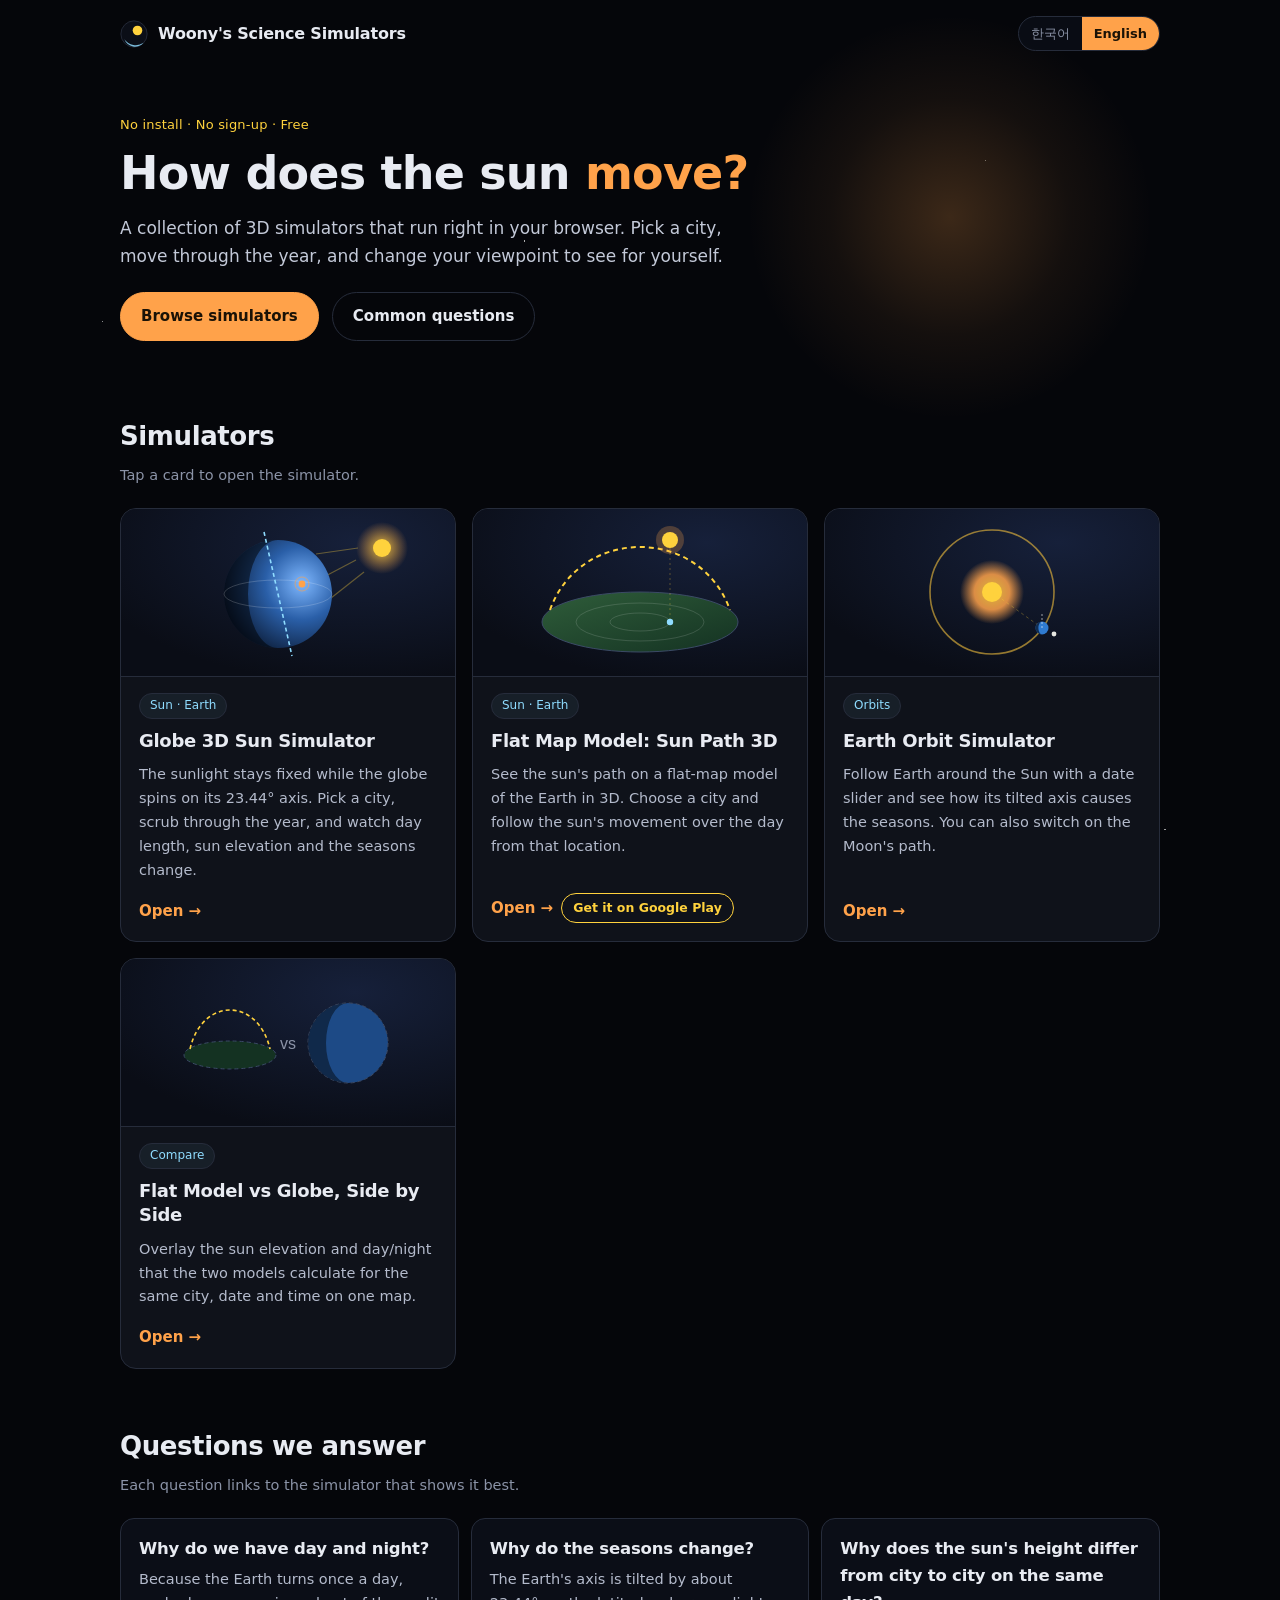
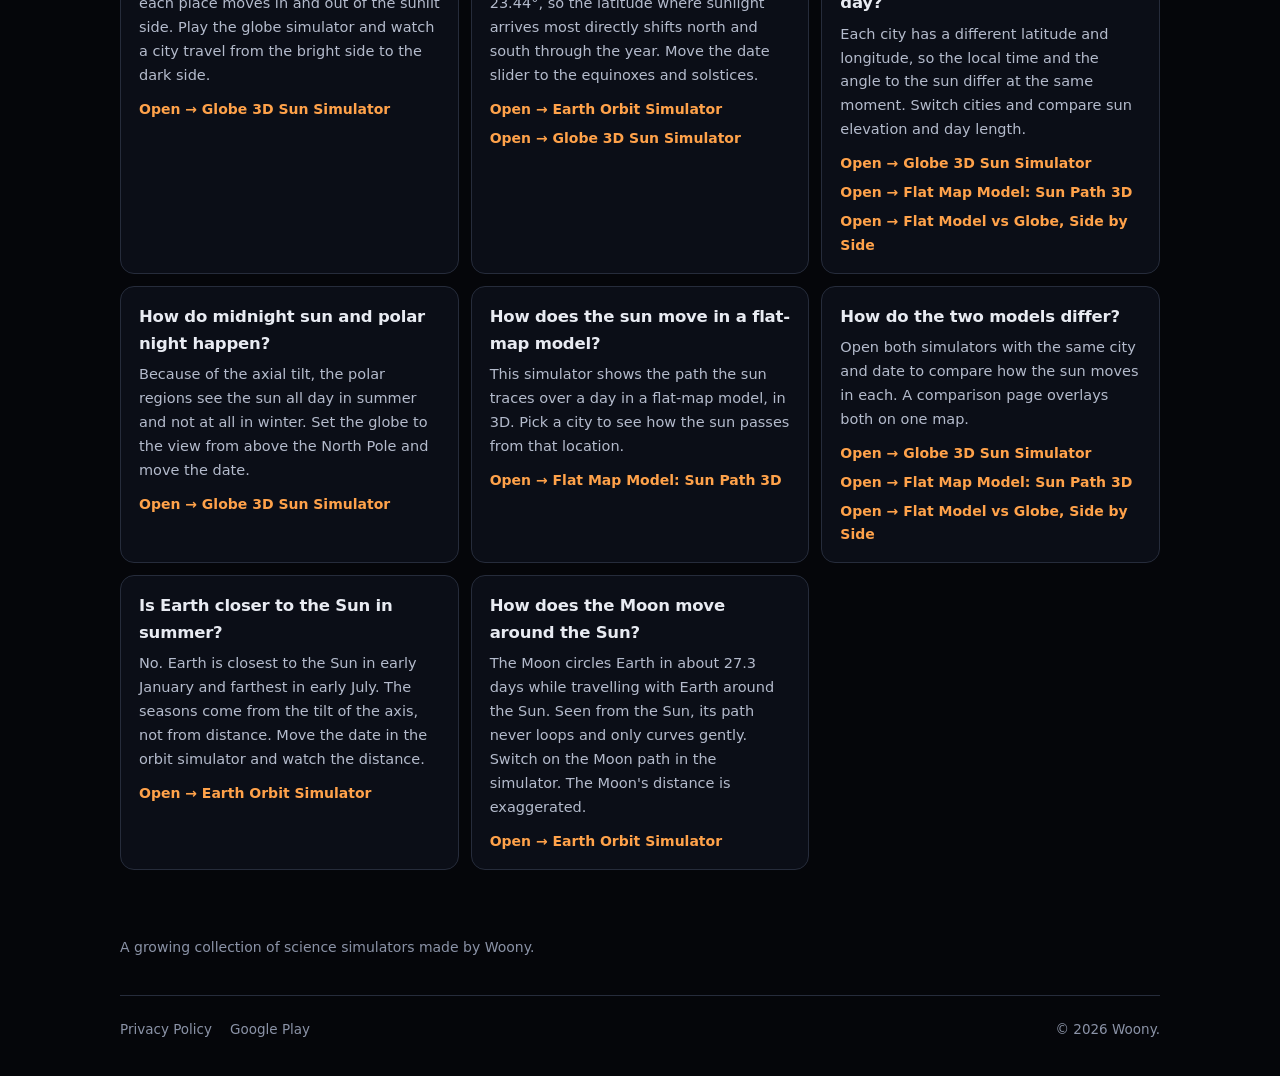
<file: index.html>
<!DOCTYPE html>
<html lang="ko">
<head>
<meta charset="utf-8">
<meta name="viewport" content="width=device-width, initial-scale=1">
<title>우니의 과학 시뮬레이터 — 3D 태양·지구 시뮬레이션 모음</title>
<meta name="description" content="지구본 3D 태양 시뮬레이터와 평면 모델 태양 경로 시뮬레이터를 브라우저에서 바로 실행하세요. 낮과 밤, 계절, 도시별 태양 고도를 직접 확인할 수 있습니다.">
<link rel="canonical" href="https://woonykorea-ctrl.github.io/woony-s-world/">
<link rel="alternate" hreflang="ko" href="https://woonykorea-ctrl.github.io/woony-s-world/">
<link rel="alternate" hreflang="en" href="https://woonykorea-ctrl.github.io/woony-s-world/en/">
<link rel="alternate" hreflang="x-default" href="https://woonykorea-ctrl.github.io/woony-s-world/">
<meta name="theme-color" content="#05060a">
<meta property="og:type" content="website">
<meta property="og:site_name" content="우니의 과학 시뮬레이터">
<meta property="og:title" content="우니의 과학 시뮬레이터 — 3D 태양·지구 시뮬레이션 모음">
<meta property="og:description" content="지구본 3D 태양 시뮬레이터와 평면 모델 태양 경로 시뮬레이터를 브라우저에서 바로 실행하세요. 낮과 밤, 계절, 도시별 태양 고도를 직접 확인할 수 있습니다.">
<meta property="og:url" content="https://woonykorea-ctrl.github.io/woony-s-world/">
<meta property="og:image" content="https://woonykorea-ctrl.github.io/woony-s-world/assets/og-card.png">
<meta property="og:locale" content="ko_KR">
<meta name="twitter:card" content="summary_large_image">
<link rel="icon" href="assets/favicon.svg" type="image/svg+xml">
<link rel="stylesheet" href="assets/site.css">
<script src="assets/site.js"></script>
<script type="application/ld+json">{"@context":"https://schema.org","@type":"WebSite","name":"우니의 과학 시뮬레이터","url":"https://woonykorea-ctrl.github.io/woony-s-world/","inLanguage":"ko"}</script>
<!-- [애드센스 자리 1/2] 승인 후 여기에 애드센스 <script async ...> 한 줄을 넣는다. 지금은 비워 둔다. -->
</head>
<body>
<div class="wrap">
  <header class="top">
    <a class="brand" href="./" aria-label="우니의 과학 시뮬레이터 홈"><svg width="28" height="28" viewBox="0 0 32 32" aria-hidden="true"><circle cx="16" cy="16" r="15" fill="#0b0e17" stroke="#262c3b"/><circle cx="20" cy="12" r="5.5" fill="#ffd23d"/><path d="M5 22 a13 13 0 0 0 22 4 a16 16 0 0 1 -22 -4z" fill="#8fdcff" opacity=".85"/></svg><span>우니의 과학 시뮬레이터</span></a>
    <nav class="lang" aria-label="언어 선택"><a href="./" lang="ko" hreflang="ko" data-set-lang="ko" aria-current="true">한국어</a><a href="en/" lang="en" hreflang="en" data-set-lang="en">English</a></nav>
  </header>

  <main>
    <section class="hero">
      <p class="eyebrow">설치 없이 · 가입 없이 · 무료</p>
      <h1>해는 어떻게 <em>움직일까?</em></h1>
      <p class="lead">브라우저에서 바로 돌려 보는 3D 시뮬레이터 모음입니다. 도시를 고르고, 날짜를 움직이고, 시점을 바꿔 가며 직접 확인해 보세요.</p>
      <a class="btn" href="#sims">시뮬레이터 보기</a>
      <a class="btn ghost" href="#qa">자주 묻는 질문</a>
    </section>

    <!-- [애드센스 자리 2/2] 승인 후 광고 코드를 넣고 class="on" 을 붙이면 나타난다. 지금은 화면에 나오지 않는다. -->
    <div data-ad-slot="home-top" aria-hidden="true"></div>

    <section class="block" id="sims">
      <h2>시뮬레이터</h2>
      <p class="sub">카드를 누르면 각 시뮬레이터가 열립니다.</p>
      <div class="grid">
        <article class="card"><div class="thumb"><svg viewBox="0 0 240 148" role="img" aria-hidden="true"><defs>
<radialGradient id="gl" cx="72%" cy="40%" r="75%"><stop offset="0" stop-color="#7fb8ff"/><stop offset=".45" stop-color="#2a5fa8"/><stop offset="1" stop-color="#0a1830"/></radialGradient>
<radialGradient id="gs" cx="50%" cy="50%" r="50%"><stop offset="0" stop-color="#ffd23d"/><stop offset="1" stop-color="#ffa24a" stop-opacity="0"/></radialGradient></defs>
<circle cx="214" cy="30" r="26" fill="url(#gs)" opacity=".9"/><circle cx="214" cy="30" r="9" fill="#ffd23d"/>
<g stroke="#ffd23d" stroke-opacity=".35" stroke-width="1.2"><path d="M188 42 L150 62"/><path d="M190 30 L148 36"/><path d="M196 54 L158 84"/></g>
<circle cx="110" cy="76" r="54" fill="url(#gl)"/>
<path d="M110 76 m0 -54 a54 54 0 0 0 0 108 a30 54 0 0 1 0 -108z" fill="#000" opacity=".5"/>
<ellipse cx="110" cy="76" rx="54" ry="14" fill="none" stroke="#fff" stroke-opacity=".18"/>
<line x1="96" y1="14" x2="124" y2="138" stroke="#8fdcff" stroke-width="1.6" stroke-dasharray="4 3"/>
<circle cx="134" cy="66" r="3.4" fill="#ffa24a"/><circle cx="134" cy="66" r="7" fill="none" stroke="#ffa24a" stroke-opacity=".6"/></svg></div><div class="body"><span class="tag">태양·지구</span><h3>지구본 3D 태양 시뮬레이터</h3><p>태양빛은 고정, 지구본은 지축 23.44°로 자전합니다. 도시를 고르고 날짜를 움직이며 낮의 길이와 태양 고도, 계절 변화를 확인하세요.</p><div class="actions"><a class="open" href="globe-sun-path.html">열기 →</a></div></div></article><article class="card"><div class="thumb"><svg viewBox="0 0 240 148" role="img" aria-hidden="true"><defs>
<linearGradient id="fd" x1="0" y1="0" x2="1" y2="1"><stop offset="0" stop-color="#2f5d3a"/><stop offset="1" stop-color="#143222"/></linearGradient></defs>
<ellipse cx="120" cy="104" rx="98" ry="30" fill="url(#fd)" stroke="#3b4a66"/>
<ellipse cx="120" cy="104" rx="64" ry="19" fill="none" stroke="#fff" stroke-opacity=".14"/>
<ellipse cx="120" cy="104" rx="30" ry="9" fill="none" stroke="#fff" stroke-opacity=".14"/>
<path d="M30 92 C 60 8, 180 8, 210 92" fill="none" stroke="#ffd23d" stroke-width="2" stroke-dasharray="5 4"/>
<circle cx="150" cy="22" r="14" fill="#ffa24a" opacity=".25"/><circle cx="150" cy="22" r="8" fill="#ffd23d"/>
<circle cx="150" cy="104" r="3.2" fill="#8fdcff"/><line x1="150" y1="30" x2="150" y2="101" stroke="#ffd23d" stroke-opacity=".3" stroke-dasharray="2 3"/></svg></div><div class="body"><span class="tag">태양·지구</span><h3>평면 모델 태양 경로 3D 시뮬레이터</h3><p>평면 지구 지도 모델에서 태양이 그리는 경로를 3D로 봅니다. 도시를 고르면 그 위치를 기준으로 하루의 태양 움직임이 나타납니다.</p><div class="actions"><a class="open" href="flat-sun-path.html">열기 →</a><a class="chip play" href="https://play.google.com/store/apps/details?id=com.woonykorea.flatsunpath" target="_blank" rel="noopener">Google Play에서 받기</a></div></div></article><article class="card"><div class="thumb"><svg viewBox="0 0 240 148" role="img" aria-hidden="true"><defs>
<radialGradient id="os" cx="50%" cy="50%" r="50%"><stop offset="0" stop-color="#ffd23d"/><stop offset=".55" stop-color="#ffa24a"/><stop offset="1" stop-color="#ffa24a" stop-opacity="0"/></radialGradient></defs>
<circle cx="120" cy="74" r="32" fill="url(#os)" opacity=".85"/><circle cx="120" cy="74" r="10" fill="#ffd23d"/>
<circle cx="120" cy="74" r="62" fill="none" stroke="#f0be3c" stroke-opacity=".6" stroke-width="1.6"/>
<line x1="120" y1="74" x2="170" y2="110" stroke="#ffd23d" stroke-opacity=".3" stroke-dasharray="3 3"/>
<circle cx="170" cy="110" r="6.5" fill="#2f7bd0"/><path d="M170 103.5 a6.5 6.5 0 0 0 0 13 a3.6 6.5 0 0 1 0 -13z" fill="#0a1a33" opacity=".8"/>
<line x1="170" y1="110" x2="170" y2="94" stroke="#fff" stroke-opacity=".6" stroke-dasharray="2 2"/>
<circle cx="182" cy="116" r="2.4" fill="#e6e6e0"/></svg></div><div class="body"><span class="tag">궤도</span><h3>지구 공전 궤도 시뮬레이터</h3><p>날짜 슬라이더로 태양 둘레를 도는 지구와 기울어진 지축을 따라가며 계절이 생기는 이유를 확인합니다. 달의 궤적도 켜 볼 수 있습니다.</p><div class="actions"><a class="open" href="orbit-sun-earth.html">열기 →</a></div></div></article><article class="card"><div class="thumb"><svg viewBox="0 0 240 148" role="img" aria-hidden="true">
<ellipse cx="62" cy="86" rx="46" ry="14" fill="#143222" stroke="#3b4a66" stroke-dasharray="4 3"/>
<path d="M22 80 C 34 28, 90 28, 102 80" fill="none" stroke="#ffd23d" stroke-width="1.6" stroke-dasharray="4 3"/>
<circle cx="180" cy="74" r="40" fill="#1d4a86" stroke="#3b4a66" stroke-dasharray="4 3"/>
<path d="M180 34 a40 40 0 0 0 0 80 a22 40 0 0 1 0 -80z" fill="#000" opacity=".45"/>
<text x="120" y="80" fill="#8b93a7" font-size="16" text-anchor="middle" font-family="sans-serif">vs</text></svg></div><div class="body"><span class="tag">비교</span><h3>평면 모델 vs 지구본 나란히 비교</h3><p>같은 도시, 같은 날짜, 같은 시각에서 두 모델이 계산한 태양 고도와 낮·밤을 한 지도 위에 겹쳐 비교합니다.</p><div class="actions"><a class="open" href="compare-flat-vs-globe.html">열기 →</a></div></div></article>
      </div>
    </section>

    <section class="block" id="qa">
      <h2>이런 질문에 답해요</h2>
      <p class="sub">질문마다 알맞은 시뮬레이터로 바로 이동할 수 있습니다.</p>
      <div class="qa">
        <article><h3>왜 낮과 밤이 생길까요?</h3><p>지구가 하루에 한 바퀴 자전하면서, 태양빛을 받는 쪽과 받지 못하는 쪽이 번갈아 바뀌기 때문입니다. 지구본 시뮬레이터를 재생하면 도시가 밝은 면과 어두운 면을 오가는 모습을 볼 수 있습니다.</p><div class="go"><a href="globe-sun-path.html">열기 → 지구본 3D 태양 시뮬레이터</a></div></article><article><h3>계절은 왜 바뀔까요?</h3><p>지축이 약 23.44° 기울어 있어서, 일 년 동안 태양빛이 가장 직접 닿는 위도가 남북으로 오갑니다. 날짜 슬라이더를 춘분·하지·추분·동지로 옮겨 보세요.</p><div class="go"><a href="orbit-sun-earth.html">열기 → 지구 공전 궤도 시뮬레이터</a><a href="globe-sun-path.html">열기 → 지구본 3D 태양 시뮬레이터</a></div></article><article><h3>같은 날인데 도시마다 해의 높이가 다른 이유는?</h3><p>도시마다 위도와 경도가 달라서 같은 순간에도 현지 시각과 태양을 보는 각도가 다릅니다. 도시를 바꿔 가며 태양 고도와 낮의 길이를 비교해 보세요.</p><div class="go"><a href="globe-sun-path.html">열기 → 지구본 3D 태양 시뮬레이터</a><a href="flat-sun-path.html">열기 → 평면 모델 태양 경로 3D 시뮬레이터</a><a href="compare-flat-vs-globe.html">열기 → 평면 모델 vs 지구본 나란히 비교</a></div></article><article><h3>백야와 극야는 어떻게 생길까요?</h3><p>지축이 기울어 있어서 여름의 극지방은 하루 종일 해가 떠 있고, 겨울에는 해가 뜨지 않습니다. 지구본을 ‘북극 위에서’ 시점으로 놓고 날짜를 움직여 보세요.</p><div class="go"><a href="globe-sun-path.html">열기 → 지구본 3D 태양 시뮬레이터</a></div></article><article><h3>평면 모델에서 태양은 어떻게 움직이나요?</h3><p>평면 지구 지도 모델에서 태양이 하루 동안 그리는 경로를 3D로 보여 줍니다. 도시를 골라 그 위치에서 해가 어떻게 지나가는지 확인할 수 있습니다.</p><div class="go"><a href="flat-sun-path.html">열기 → 평면 모델 태양 경로 3D 시뮬레이터</a></div></article><article><h3>두 모델은 무엇이 다르게 보일까요?</h3><p>같은 도시와 날짜를 두고 두 시뮬레이터를 번갈아 열어 보면 태양의 움직임이 어떻게 다른지 직접 비교할 수 있습니다. 한 지도 위에 겹쳐 보는 비교 페이지도 있습니다.</p><div class="go"><a href="globe-sun-path.html">열기 → 지구본 3D 태양 시뮬레이터</a><a href="flat-sun-path.html">열기 → 평면 모델 태양 경로 3D 시뮬레이터</a><a href="compare-flat-vs-globe.html">열기 → 평면 모델 vs 지구본 나란히 비교</a></div></article><article><h3>여름에는 지구가 태양에 더 가까울까요?</h3><p>아닙니다. 지구는 1월 초에 태양과 가장 가깝고 7월 초에 가장 멉니다. 계절은 거리가 아니라 지축의 기울기 때문에 생깁니다. 공전 시뮬레이터에서 날짜를 움직이며 태양까지 거리를 확인해 보세요.</p><div class="go"><a href="orbit-sun-earth.html">열기 → 지구 공전 궤도 시뮬레이터</a></div></article><article><h3>달은 태양 둘레를 어떻게 움직일까요?</h3><p>달은 지구 둘레를 약 27.3일에 한 바퀴 돌면서 지구와 함께 태양 둘레를 돕니다. 태양 쪽에서 보면 달의 길은 고리를 만들지 않고 완만하게 휘어 있습니다. 시뮬레이터에서 달 궤적을 켜 볼 수 있습니다. 달 거리는 과장해서 그렸습니다.</p><div class="go"><a href="orbit-sun-earth.html">열기 → 지구 공전 궤도 시뮬레이터</a></div></article>
      </div>
    </section>

    <p class="about">우니가 직접 만든 과학 시뮬레이터 모음입니다. 새 시뮬레이터가 계속 추가됩니다.</p>
  </main>

  <footer class="foot">
    <nav>
      <a href="privacy.html">개인정보처리방침</a>
      <a href="https://play.google.com/store/apps/details?id=com.woonykorea.flatsunpath" target="_blank" rel="noopener">Google Play</a>
    </nav>
    <span>© 2026 Woony.</span>
  </footer>
</div>
</body>
</html>
</file>
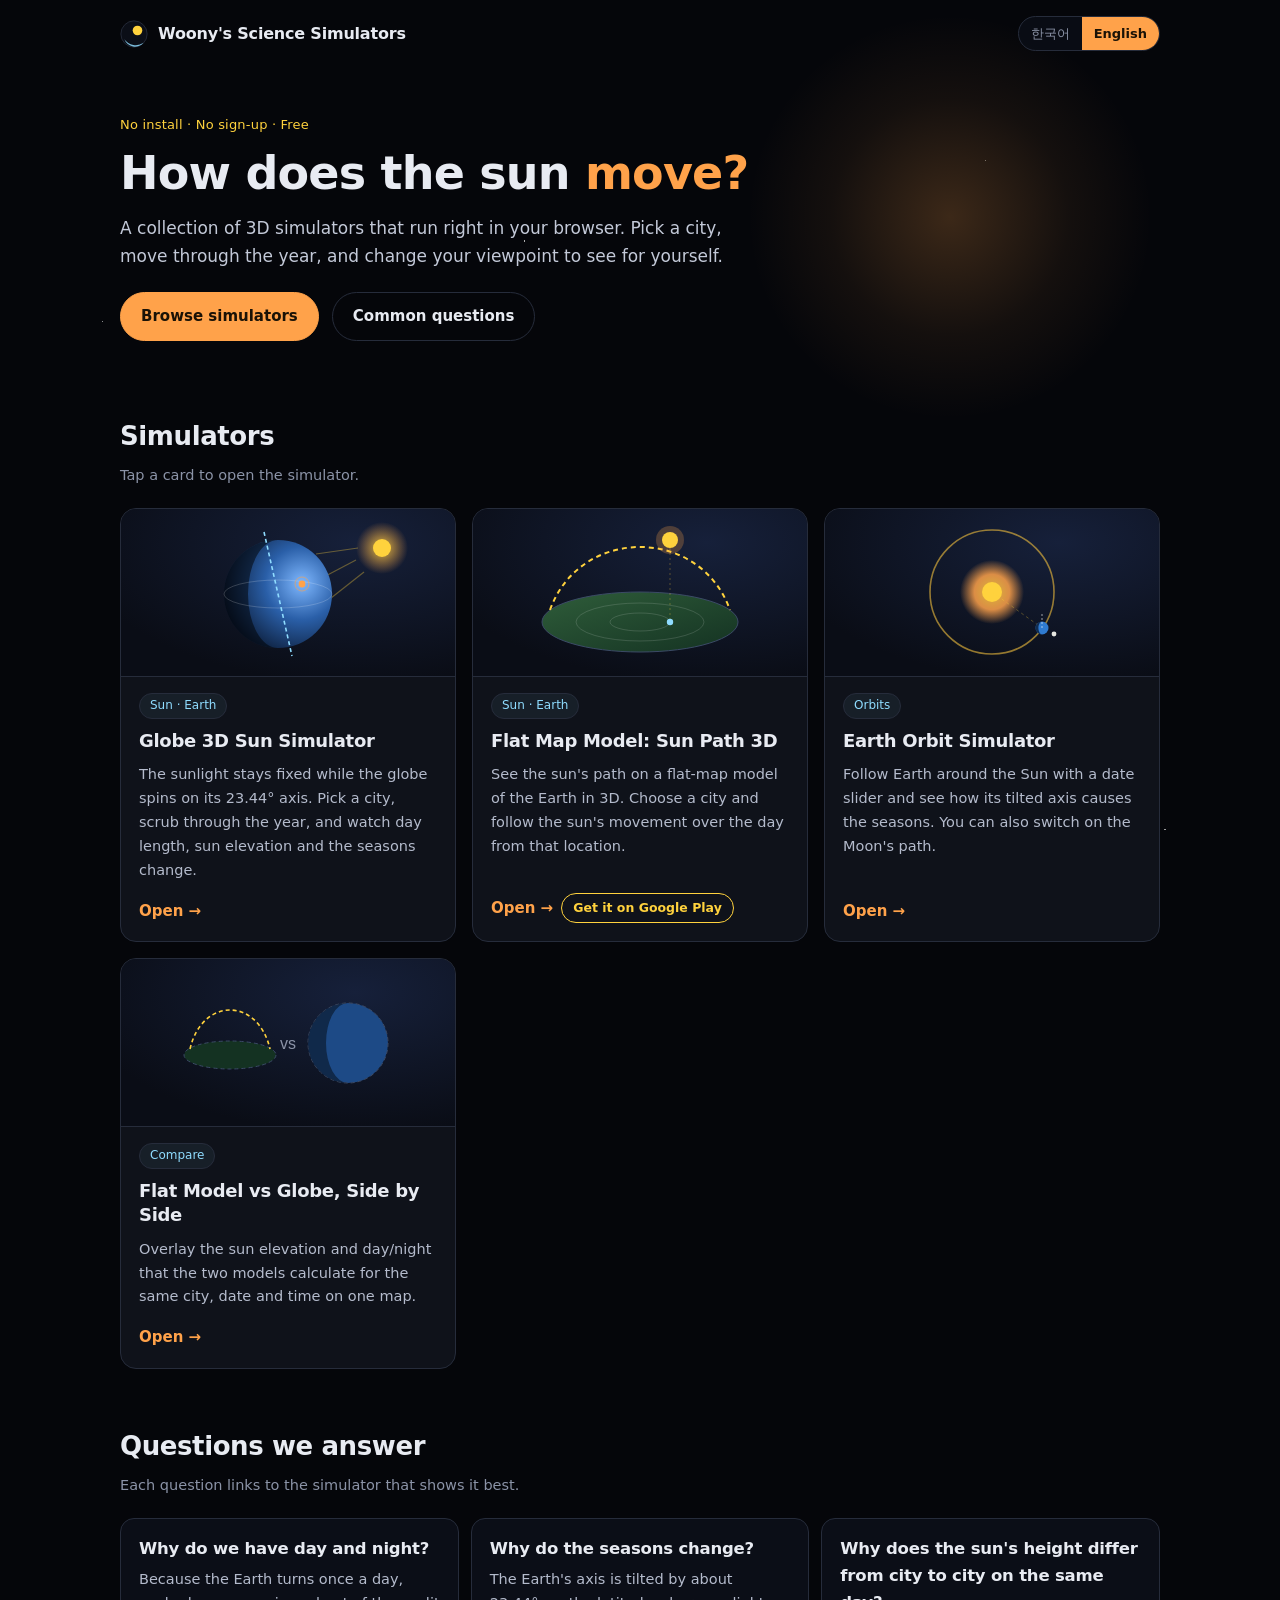
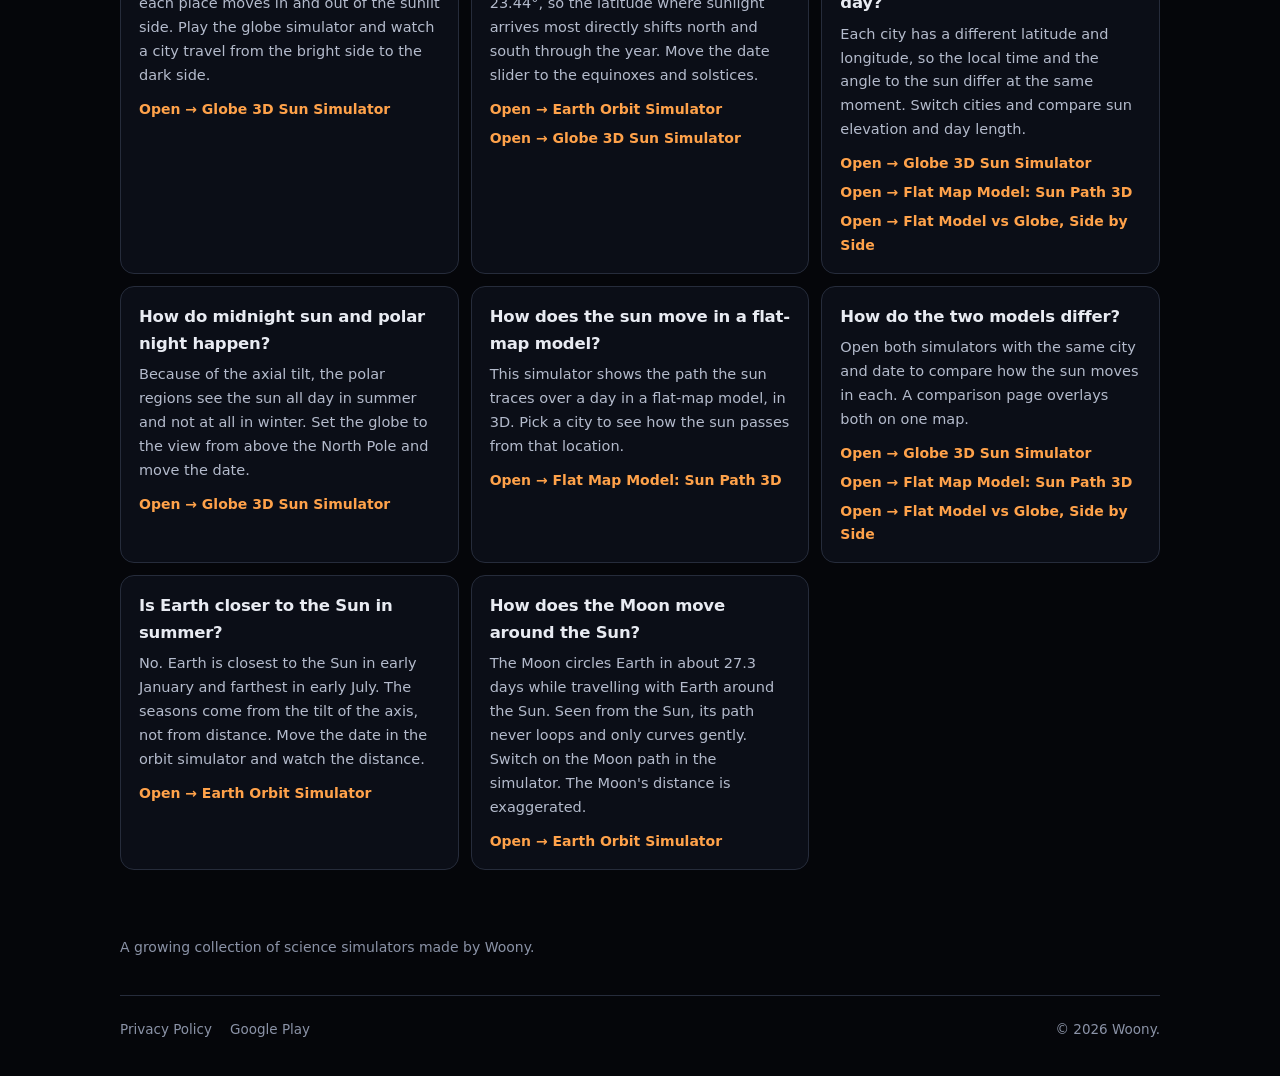
<file: en/index.html>
<!DOCTYPE html>
<html lang="en">
<head>
<meta charset="utf-8">
<meta name="viewport" content="width=device-width, initial-scale=1">
<title>Woony&#x27;s Science Simulators — 3D Sun &amp; Earth Simulations</title>
<meta name="description" content="Run a 3D globe sun simulator and a flat-map sun path simulator right in your browser. Explore day and night, the seasons and sun elevation in different cities.">
<link rel="canonical" href="https://woonykorea-ctrl.github.io/woony-s-world/en/">
<link rel="alternate" hreflang="ko" href="https://woonykorea-ctrl.github.io/woony-s-world/">
<link rel="alternate" hreflang="en" href="https://woonykorea-ctrl.github.io/woony-s-world/en/">
<link rel="alternate" hreflang="x-default" href="https://woonykorea-ctrl.github.io/woony-s-world/">
<meta name="theme-color" content="#05060a">
<meta property="og:type" content="website">
<meta property="og:site_name" content="Woony&#x27;s Science Simulators">
<meta property="og:title" content="Woony&#x27;s Science Simulators — 3D Sun &amp; Earth Simulations">
<meta property="og:description" content="Run a 3D globe sun simulator and a flat-map sun path simulator right in your browser. Explore day and night, the seasons and sun elevation in different cities.">
<meta property="og:url" content="https://woonykorea-ctrl.github.io/woony-s-world/en/">
<meta property="og:image" content="https://woonykorea-ctrl.github.io/woony-s-world/assets/og-card.png">
<meta property="og:locale" content="en_US">
<meta name="twitter:card" content="summary_large_image">
<link rel="icon" href="../assets/favicon.svg" type="image/svg+xml">
<link rel="stylesheet" href="../assets/site.css">
<script src="../assets/site.js"></script>
<script type="application/ld+json">{"@context":"https://schema.org","@type":"WebSite","name":"Woony’s Science Simulators","url":"https://woonykorea-ctrl.github.io/woony-s-world/en/","inLanguage":"en"}</script>
<!-- [애드센스 자리 1/2] 승인 후 여기에 애드센스 <script async ...> 한 줄을 넣는다. 지금은 비워 둔다. -->
</head>
<body>
<div class="wrap">
  <header class="top">
    <a class="brand" href="./" aria-label="Woony&#x27;s Science Simulators home"><svg width="28" height="28" viewBox="0 0 32 32" aria-hidden="true"><circle cx="16" cy="16" r="15" fill="#0b0e17" stroke="#262c3b"/><circle cx="20" cy="12" r="5.5" fill="#ffd23d"/><path d="M5 22 a13 13 0 0 0 22 4 a16 16 0 0 1 -22 -4z" fill="#8fdcff" opacity=".85"/></svg><span>Woony&#x27;s Science Simulators</span></a>
    <nav class="lang" aria-label="Language"><a href="../" lang="ko" hreflang="ko" data-set-lang="ko">한국어</a><a href="./" lang="en" hreflang="en" data-set-lang="en" aria-current="true">English</a></nav>
  </header>

  <main>
    <section class="hero">
      <p class="eyebrow">No install · No sign-up · Free</p>
      <h1>How does the sun <em>move?</em></h1>
      <p class="lead">A collection of 3D simulators that run right in your browser. Pick a city, move through the year, and change your viewpoint to see for yourself.</p>
      <a class="btn" href="#sims">Browse simulators</a>
      <a class="btn ghost" href="#qa">Common questions</a>
    </section>

    <!-- [애드센스 자리 2/2] 승인 후 광고 코드를 넣고 class="on" 을 붙이면 나타난다. 지금은 화면에 나오지 않는다. -->
    <div data-ad-slot="home-top" aria-hidden="true"></div>

    <section class="block" id="sims">
      <h2>Simulators</h2>
      <p class="sub">Tap a card to open the simulator.</p>
      <div class="grid">
        <article class="card"><div class="thumb"><svg viewBox="0 0 240 148" role="img" aria-hidden="true"><defs>
<radialGradient id="gl" cx="72%" cy="40%" r="75%"><stop offset="0" stop-color="#7fb8ff"/><stop offset=".45" stop-color="#2a5fa8"/><stop offset="1" stop-color="#0a1830"/></radialGradient>
<radialGradient id="gs" cx="50%" cy="50%" r="50%"><stop offset="0" stop-color="#ffd23d"/><stop offset="1" stop-color="#ffa24a" stop-opacity="0"/></radialGradient></defs>
<circle cx="214" cy="30" r="26" fill="url(#gs)" opacity=".9"/><circle cx="214" cy="30" r="9" fill="#ffd23d"/>
<g stroke="#ffd23d" stroke-opacity=".35" stroke-width="1.2"><path d="M188 42 L150 62"/><path d="M190 30 L148 36"/><path d="M196 54 L158 84"/></g>
<circle cx="110" cy="76" r="54" fill="url(#gl)"/>
<path d="M110 76 m0 -54 a54 54 0 0 0 0 108 a30 54 0 0 1 0 -108z" fill="#000" opacity=".5"/>
<ellipse cx="110" cy="76" rx="54" ry="14" fill="none" stroke="#fff" stroke-opacity=".18"/>
<line x1="96" y1="14" x2="124" y2="138" stroke="#8fdcff" stroke-width="1.6" stroke-dasharray="4 3"/>
<circle cx="134" cy="66" r="3.4" fill="#ffa24a"/><circle cx="134" cy="66" r="7" fill="none" stroke="#ffa24a" stroke-opacity=".6"/></svg></div><div class="body"><span class="tag">Sun · Earth</span><h3>Globe 3D Sun Simulator</h3><p>The sunlight stays fixed while the globe spins on its 23.44° axis. Pick a city, scrub through the year, and watch day length, sun elevation and the seasons change.</p><div class="actions"><a class="open" href="../globe-sun-path.html">Open →</a></div></div></article><article class="card"><div class="thumb"><svg viewBox="0 0 240 148" role="img" aria-hidden="true"><defs>
<linearGradient id="fd" x1="0" y1="0" x2="1" y2="1"><stop offset="0" stop-color="#2f5d3a"/><stop offset="1" stop-color="#143222"/></linearGradient></defs>
<ellipse cx="120" cy="104" rx="98" ry="30" fill="url(#fd)" stroke="#3b4a66"/>
<ellipse cx="120" cy="104" rx="64" ry="19" fill="none" stroke="#fff" stroke-opacity=".14"/>
<ellipse cx="120" cy="104" rx="30" ry="9" fill="none" stroke="#fff" stroke-opacity=".14"/>
<path d="M30 92 C 60 8, 180 8, 210 92" fill="none" stroke="#ffd23d" stroke-width="2" stroke-dasharray="5 4"/>
<circle cx="150" cy="22" r="14" fill="#ffa24a" opacity=".25"/><circle cx="150" cy="22" r="8" fill="#ffd23d"/>
<circle cx="150" cy="104" r="3.2" fill="#8fdcff"/><line x1="150" y1="30" x2="150" y2="101" stroke="#ffd23d" stroke-opacity=".3" stroke-dasharray="2 3"/></svg></div><div class="body"><span class="tag">Sun · Earth</span><h3>Flat Map Model: Sun Path 3D</h3><p>See the sun&#x27;s path on a flat-map model of the Earth in 3D. Choose a city and follow the sun&#x27;s movement over the day from that location.</p><div class="actions"><a class="open" href="../flat-sun-path.html">Open →</a><a class="chip play" href="https://play.google.com/store/apps/details?id=com.woonykorea.flatsunpath" target="_blank" rel="noopener">Get it on Google Play</a></div></div></article><article class="card"><div class="thumb"><svg viewBox="0 0 240 148" role="img" aria-hidden="true"><defs>
<radialGradient id="os" cx="50%" cy="50%" r="50%"><stop offset="0" stop-color="#ffd23d"/><stop offset=".55" stop-color="#ffa24a"/><stop offset="1" stop-color="#ffa24a" stop-opacity="0"/></radialGradient></defs>
<circle cx="120" cy="74" r="32" fill="url(#os)" opacity=".85"/><circle cx="120" cy="74" r="10" fill="#ffd23d"/>
<circle cx="120" cy="74" r="62" fill="none" stroke="#f0be3c" stroke-opacity=".6" stroke-width="1.6"/>
<line x1="120" y1="74" x2="170" y2="110" stroke="#ffd23d" stroke-opacity=".3" stroke-dasharray="3 3"/>
<circle cx="170" cy="110" r="6.5" fill="#2f7bd0"/><path d="M170 103.5 a6.5 6.5 0 0 0 0 13 a3.6 6.5 0 0 1 0 -13z" fill="#0a1a33" opacity=".8"/>
<line x1="170" y1="110" x2="170" y2="94" stroke="#fff" stroke-opacity=".6" stroke-dasharray="2 2"/>
<circle cx="182" cy="116" r="2.4" fill="#e6e6e0"/></svg></div><div class="body"><span class="tag">Orbits</span><h3>Earth Orbit Simulator</h3><p>Follow Earth around the Sun with a date slider and see how its tilted axis causes the seasons. You can also switch on the Moon&#x27;s path.</p><div class="actions"><a class="open" href="../orbit-sun-earth.html">Open →</a></div></div></article><article class="card"><div class="thumb"><svg viewBox="0 0 240 148" role="img" aria-hidden="true">
<ellipse cx="62" cy="86" rx="46" ry="14" fill="#143222" stroke="#3b4a66" stroke-dasharray="4 3"/>
<path d="M22 80 C 34 28, 90 28, 102 80" fill="none" stroke="#ffd23d" stroke-width="1.6" stroke-dasharray="4 3"/>
<circle cx="180" cy="74" r="40" fill="#1d4a86" stroke="#3b4a66" stroke-dasharray="4 3"/>
<path d="M180 34 a40 40 0 0 0 0 80 a22 40 0 0 1 0 -80z" fill="#000" opacity=".45"/>
<text x="120" y="80" fill="#8b93a7" font-size="16" text-anchor="middle" font-family="sans-serif">vs</text></svg></div><div class="body"><span class="tag">Compare</span><h3>Flat Model vs Globe, Side by Side</h3><p>Overlay the sun elevation and day/night that the two models calculate for the same city, date and time on one map.</p><div class="actions"><a class="open" href="../compare-flat-vs-globe.html">Open →</a></div></div></article>
      </div>
    </section>

    <section class="block" id="qa">
      <h2>Questions we answer</h2>
      <p class="sub">Each question links to the simulator that shows it best.</p>
      <div class="qa">
        <article><h3>Why do we have day and night?</h3><p>Because the Earth turns once a day, each place moves in and out of the sunlit side. Play the globe simulator and watch a city travel from the bright side to the dark side.</p><div class="go"><a href="../globe-sun-path.html">Open → Globe 3D Sun Simulator</a></div></article><article><h3>Why do the seasons change?</h3><p>The Earth&#x27;s axis is tilted by about 23.44°, so the latitude where sunlight arrives most directly shifts north and south through the year. Move the date slider to the equinoxes and solstices.</p><div class="go"><a href="../orbit-sun-earth.html">Open → Earth Orbit Simulator</a><a href="../globe-sun-path.html">Open → Globe 3D Sun Simulator</a></div></article><article><h3>Why does the sun&#x27;s height differ from city to city on the same day?</h3><p>Each city has a different latitude and longitude, so the local time and the angle to the sun differ at the same moment. Switch cities and compare sun elevation and day length.</p><div class="go"><a href="../globe-sun-path.html">Open → Globe 3D Sun Simulator</a><a href="../flat-sun-path.html">Open → Flat Map Model: Sun Path 3D</a><a href="../compare-flat-vs-globe.html">Open → Flat Model vs Globe, Side by Side</a></div></article><article><h3>How do midnight sun and polar night happen?</h3><p>Because of the axial tilt, the polar regions see the sun all day in summer and not at all in winter. Set the globe to the view from above the North Pole and move the date.</p><div class="go"><a href="../globe-sun-path.html">Open → Globe 3D Sun Simulator</a></div></article><article><h3>How does the sun move in a flat-map model?</h3><p>This simulator shows the path the sun traces over a day in a flat-map model, in 3D. Pick a city to see how the sun passes from that location.</p><div class="go"><a href="../flat-sun-path.html">Open → Flat Map Model: Sun Path 3D</a></div></article><article><h3>How do the two models differ?</h3><p>Open both simulators with the same city and date to compare how the sun moves in each. A comparison page overlays both on one map.</p><div class="go"><a href="../globe-sun-path.html">Open → Globe 3D Sun Simulator</a><a href="../flat-sun-path.html">Open → Flat Map Model: Sun Path 3D</a><a href="../compare-flat-vs-globe.html">Open → Flat Model vs Globe, Side by Side</a></div></article><article><h3>Is Earth closer to the Sun in summer?</h3><p>No. Earth is closest to the Sun in early January and farthest in early July. The seasons come from the tilt of the axis, not from distance. Move the date in the orbit simulator and watch the distance.</p><div class="go"><a href="../orbit-sun-earth.html">Open → Earth Orbit Simulator</a></div></article><article><h3>How does the Moon move around the Sun?</h3><p>The Moon circles Earth in about 27.3 days while travelling with Earth around the Sun. Seen from the Sun, its path never loops and only curves gently. Switch on the Moon path in the simulator. The Moon&#x27;s distance is exaggerated.</p><div class="go"><a href="../orbit-sun-earth.html">Open → Earth Orbit Simulator</a></div></article>
      </div>
    </section>

    <p class="about">A growing collection of science simulators made by Woony.</p>
  </main>

  <footer class="foot">
    <nav>
      <a href="../privacy.html">Privacy Policy</a>
      <a href="https://play.google.com/store/apps/details?id=com.woonykorea.flatsunpath" target="_blank" rel="noopener">Google Play</a>
    </nav>
    <span>© 2026 Woony.</span>
  </footer>
</div>
</body>
</html>
</file>
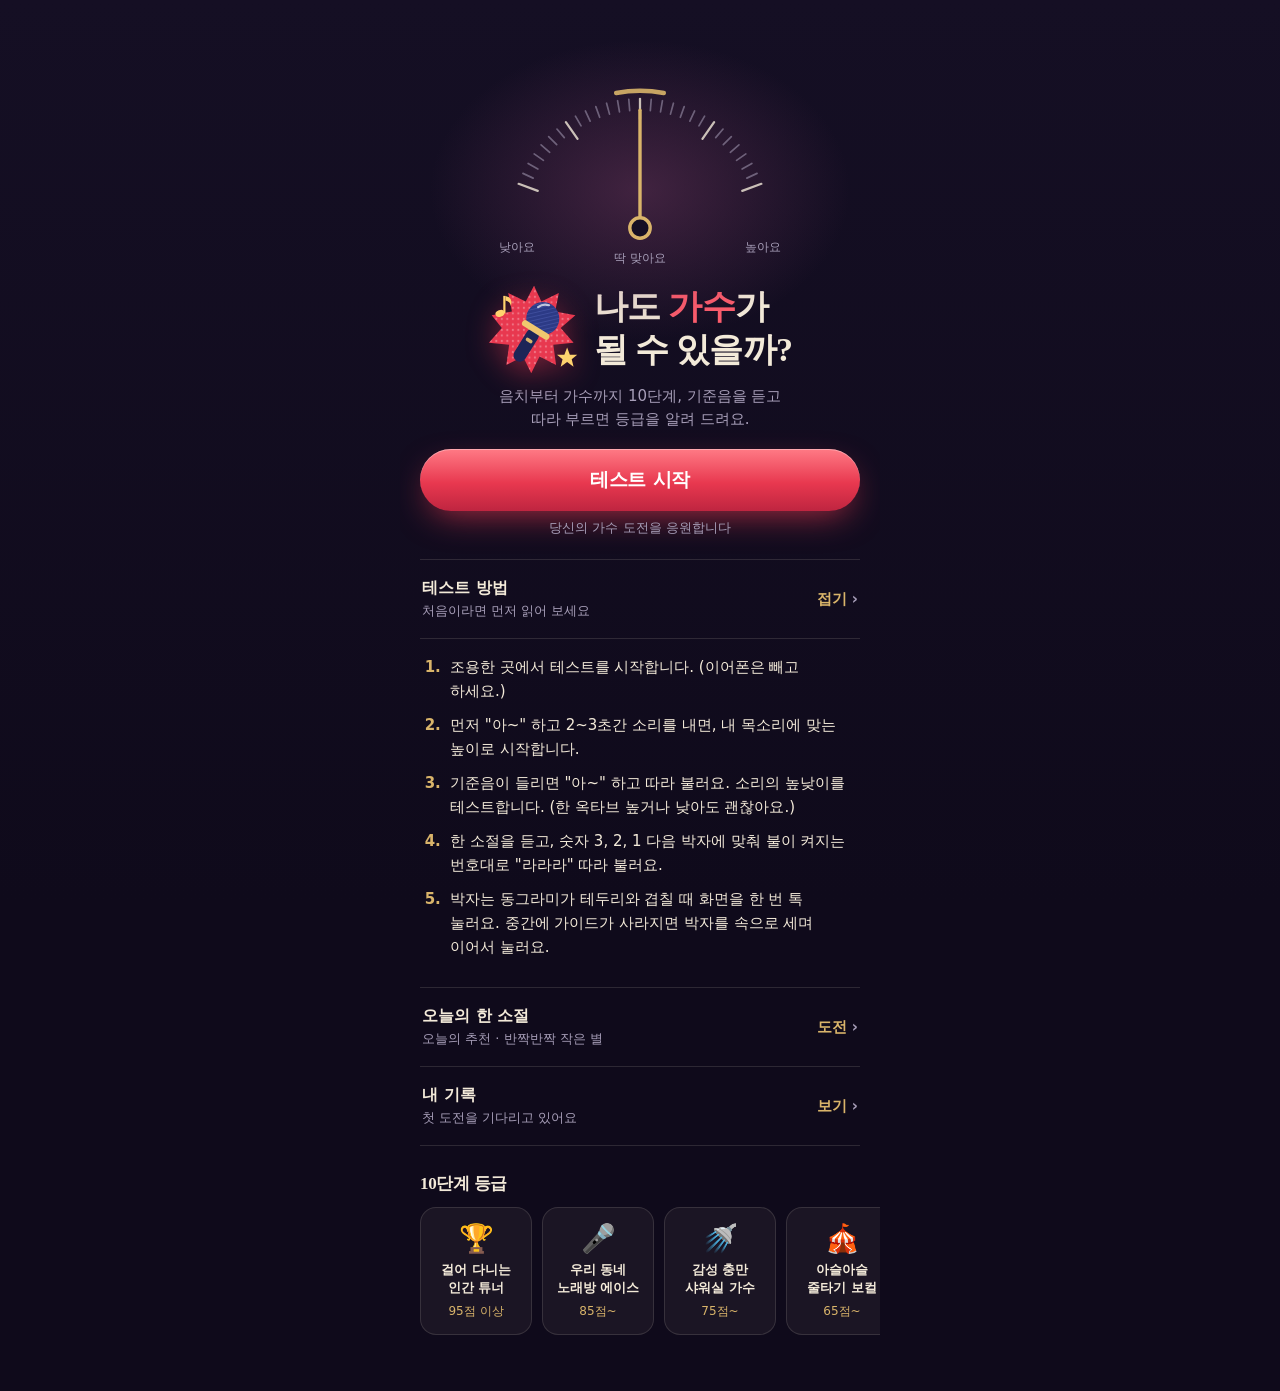
<file: pitch/index.html>
<!DOCTYPE html>
<html lang="ko">
<head><meta name="robots" content="noindex">
<meta charset="utf-8">
<meta name="viewport" content="width=device-width, initial-scale=1, viewport-fit=cover">
<title>내 노래 점수는? - 음치 &amp; 음정 테스트</title>
<style>:root{
  --bg:#150f24;--bg2:#0f0a1b;--ink:#f3ead9;--mute:#a79eb8;--gold:#d9b46a;--gold-d:#b8944f;
  --line:rgba(243,234,217,.13);--glass:rgba(243,234,217,.05);--ok:#7fc8a0;--rose:#c46a7e;--on-gold:#1b1330;
  --serif:'Noto Serif KR','Noto Serif CJK KR','Nanum Myeongjo','AppleMyungjo',serif;
  --sans:'Apple SD Gothic Neo','Noto Sans KR','Malgun Gothic',system-ui,sans-serif;
}
*{box-sizing:border-box;-webkit-tap-highlight-color:transparent}
html,body{margin:0;background:var(--bg2);color:var(--ink);font-family:var(--sans);-webkit-font-smoothing:antialiased;word-break:keep-all;overflow-wrap:break-word}
body{background:linear-gradient(180deg,var(--bg) 0%,var(--bg2) 100%) fixed}
#app{overflow-x:clip;max-width:480px;margin:0 auto;padding:18px 20px calc(28px + env(safe-area-inset-bottom));min-height:100vh}
.scr[hidden]{display:none}
button{font-family:inherit;color:inherit}
:focus-visible{outline:2px solid var(--gold);outline-offset:3px}

/* 공통 타이포 */
h1,h2{font-family:var(--serif);font-weight:700;letter-spacing:-.02em;margin:0;text-align:center}
h2{font-size:23px;margin:10px 0}
.sub{color:var(--mute);text-align:center;margin:4px 0 12px;line-height:1.55;word-break:keep-all}
.hint{color:var(--mute);font-size:13px;text-align:center;line-height:1.5}

/* 버튼 */
.btn{display:block;width:100%;padding:16px;margin:10px 0;border:1px solid var(--line);border-radius:14px;background:transparent;font-size:16px;font-weight:600;cursor:pointer;transition:background .15s,transform .1s}
.btn:active{transform:scale(.985);background:var(--glass)}
.btn.primary{background:linear-gradient(180deg,#e6c883,var(--gold) 60%,var(--gold-d));border:0;color:var(--on-gold);font-weight:800;box-shadow:0 10px 30px -12px rgba(217,180,106,.7),inset 0 1px 0 rgba(255,255,255,.5)}
.btn.primary:active{background:linear-gradient(180deg,#e6c883,var(--gold) 60%,var(--gold-d));filter:brightness(.95)}
.btn.cta{height:62px;font-size:19px;border-radius:999px;margin:18px 0 8px;letter-spacing:-.01em}

/* 홈 */
.topbar{display:flex;justify-content:flex-end;align-items:center;min-height:32px}
.brand{font-family:var(--serif);font-size:15px;color:var(--mute);letter-spacing:.02em}
.badge{padding:5px 12px;border-radius:999px;border:1px solid var(--line);color:var(--gold);font-size:13px;font-weight:700}
.hero{position:relative;text-align:center;padding-top:8px}
.hero::before{content:"";position:absolute;left:50%;top:-10px;width:420px;height:300px;transform:translateX(-50%);background:radial-gradient(closest-side,rgba(120,60,100,.45),rgba(120,60,100,0));pointer-events:none}
.dial{position:relative;display:block;width:100%;max-width:340px;margin:0 auto}
.dial text{font-family:var(--sans);font-size:11px;fill:var(--mute)}
.dial .tick{stroke:var(--mute);stroke-opacity:.55;stroke-width:1.5;stroke-linecap:round}
.dial .tick.major{stroke:var(--ink);stroke-opacity:.8;stroke-width:2}
.dial .sweet{fill:none;stroke:var(--gold);stroke-opacity:.9;stroke-width:4;stroke-linecap:round}
.dial .needle{stroke:var(--gold);stroke-width:3;stroke-linecap:round}
.dial .pivot{fill:var(--bg);stroke:var(--gold);stroke-width:3}
.needle-g{transform-origin:150px 150px;animation:settle 1.9s cubic-bezier(.2,.8,.2,1) both}
@keyframes settle{0%{transform:rotate(-64deg)}38%{transform:rotate(26deg)}58%{transform:rotate(-12deg)}78%{transform:rotate(5deg)}100%{transform:rotate(0)}}
.hero h1{font-size:34px;line-height:1.25;margin:16px 0 10px}
.hero .sub{max-width:300px;margin:0 auto 6px;font-size:15px}
.cta-note{text-align:center;color:var(--mute);font-size:13px;margin:6px 0 22px}
.rows{border-top:1px solid var(--line)}
.row-btn{display:flex;align-items:center;justify-content:space-between;width:100%;padding:18px 2px;background:none;border:0;border-bottom:1px solid var(--line);text-align:left;cursor:pointer}
.row-btn b{display:block;font-size:16px;font-weight:700}
.row-btn small{display:block;color:var(--mute);font-size:13px;margin-top:3px}
.row-btn .val{color:var(--gold);font-weight:700;font-size:15px}
.row-btn .val::after{content:" ›";color:var(--mute)}
.ladder-h{margin:26px 0 10px;font-family:var(--serif);font-size:17px}
.ladder{display:flex;gap:10px;overflow-x:auto;padding:2px 20px 10px;margin:0 -20px;scroll-snap-type:x proximity;scroll-padding-left:20px;list-style:none;scrollbar-width:none}
.ladder::-webkit-scrollbar{display:none}
.ladder li{flex:0 0 112px;scroll-snap-align:start}
.ladder li button{all:unset;box-sizing:border-box;width:100%;cursor:pointer;padding:14px 10px;border:1px solid var(--line);border-radius:16px;background:var(--glass);text-align:center;transition:border-color .2s,transform .2s}
.ladder li button:active{transform:scale(.97);border-color:var(--gold)}
.ladder li button:focus-visible{outline:2px solid var(--gold);outline-offset:2px}
.ladder .e{font-size:28px;display:block}
.ladder b{display:block;font-size:13px;line-height:1.35;margin:6px 0 4px;font-weight:700;word-break:keep-all}
.ladder small{color:var(--gold);font-size:12px}

/* 테스트 방법 */
.howto summary{list-style:none;cursor:pointer}
.howto summary::-webkit-details-marker{display:none}
.howto .v-open{display:none}
.howto[open] .v-open{display:inline}
.howto[open] .v-closed{display:none}
.howto ol{margin:0;padding:6px 4px 18px 26px;border-bottom:1px solid var(--line);color:var(--ink)}
.howto li{margin:10px 0;line-height:1.6;font-size:15px;padding-left:4px;word-break:keep-all}
.howto li::marker{color:var(--gold);font-weight:700}

/* 카드(결과 등 보조 영역) */
.card{background:var(--glass);border:1px solid var(--line);border-radius:20px;padding:22px 20px;margin:12px 0}
.center{text-align:center}

/* 테스트 */
.msg{text-align:center;font-size:18px;min-height:28px;line-height:1.5;margin:6px 0}
.progress{display:flex;align-items:center;gap:12px;color:var(--mute);font-size:14px}
.bar{flex:1;height:3px;background:var(--line);border-radius:2px;overflow:hidden}
.bar i{display:block;height:100%;width:0;background:var(--gold);transition:width .3s}
#pitch-view{padding-top:7vh}
#notes{display:flex;gap:4px;justify-content:center;margin:16px 0;min-height:34px}
#notes span{flex:1 1 0;min-width:0;max-width:34px;height:30px;border-radius:15px;border:1px solid var(--line);display:flex;align-items:center;justify-content:center;font-size:13px;color:var(--mute)}
#notes span.long{flex-grow:2;max-width:68px}
#notes span.on{background:var(--gold);border-color:var(--gold);color:var(--on-gold);font-weight:800;transform:scale(1.2)}
#gauge{position:relative;height:56px;margin:28px 4px 10px;border-radius:28px;overflow:hidden;border:1px solid var(--line);background:linear-gradient(90deg,rgba(196,106,126,.35),rgba(127,200,160,.28) 40%,rgba(127,200,160,.28) 60%,rgba(196,106,126,.35))}
#gauge-mid{position:absolute;left:50%;top:0;bottom:0;width:2px;background:var(--ok);transform:translateX(-50%)}
#gauge-mark{position:absolute;top:8px;width:40px;height:40px;margin-left:-20px;left:50%;border-radius:50%;background:var(--gold);opacity:.25;transition:left .08s linear,opacity .1s;box-shadow:0 0 18px rgba(217,180,106,.6)}
#gauge-mark.live{opacity:1}
#now-note{text-align:center;font-family:var(--serif);font-size:46px;font-weight:700;margin-top:10px}
#cents{text-align:center;color:var(--mute);min-height:22px}
#retry-box{text-align:center}
.spinner{width:44px;height:44px;margin:12px auto 18px;border:3px solid var(--line);border-top-color:var(--gold);border-radius:50%;animation:spin 1s linear infinite}
@keyframes spin{to{transform:rotate(360deg)}}

/* 결과 */
.emoji{font-size:60px}
.score{font-family:var(--serif);font-size:92px;font-weight:700;color:var(--gold);line-height:1.05}
.score small{font-size:20px;color:var(--mute);margin-left:4px;font-family:var(--sans)}
.stats{display:flex;margin:18px 0 0;border-top:1px solid var(--line)}
.stats div{flex:1;padding:14px 4px 2px;text-align:center}
.stats div+div{border-left:1px solid var(--line)}
.stats b{display:block;font-size:20px;font-family:var(--serif)}.stats small{color:var(--mute);font-size:12px}
.tabs{display:flex;gap:6px;margin-bottom:12px}
.tabs button{flex:1;padding:9px 4px;border:1px solid var(--line);border-radius:999px;background:transparent;font-size:13px;font-weight:600;cursor:pointer}
.tabs button.on{background:var(--gold);color:var(--on-gold);border-color:var(--gold)}
#songs ul{padding-left:18px;margin:6px 0}#songs li{margin:7px 0}
#songs .tip{background:var(--glass);border:1px solid var(--line);border-radius:12px;padding:12px;font-size:14px;line-height:1.55;margin-top:10px}
#share-text{width:100%;height:120px;margin:8px 0;border-radius:12px;border:1px solid var(--line);background:var(--glass);color:var(--ink);padding:10px}
.ad-banner{margin:22px 0 0;padding:14px;text-align:center;border:1px dashed var(--line);color:var(--mute);border-radius:12px;font-size:13px}
.ad-banner[hidden]{display:none}
.ad-overlay{position:fixed;inset:0;background:rgba(10,6,20,.92);color:var(--ink);display:flex;align-items:center;justify-content:center;text-align:center;z-index:99}

/* 기록 */
#h-list .row{display:flex;align-items:center;gap:10px;margin:8px 0;font-size:13px}
#h-list .row i{display:block;height:10px;background:linear-gradient(90deg,var(--gold-d),var(--gold));border-radius:5px}
#h-list .row span:first-child{width:56px;color:var(--mute)}

@media (prefers-reduced-motion:reduce){.needle-g{animation:none}.spinner{animation-duration:2.4s}}

.sheet{position:fixed;inset:0;z-index:50;display:flex;align-items:flex-end;justify-content:center}
.sheet[hidden]{display:none}
.sheet-bg{position:absolute;inset:0;background:rgba(8,5,16,.7)}
.sheet-card{position:relative;width:100%;max-width:520px;padding:28px 24px calc(24px + env(safe-area-inset-bottom));border-radius:24px 24px 0 0;background:var(--bg2);border:1px solid var(--line);text-align:center;animation:sheetUp .28s ease-out}
.sheet-card .e{font-size:44px;display:block}
.sheet-card h3{font-family:var(--serif);font-size:22px;margin:8px 0 4px;word-break:keep-all}
.sheet-range{color:var(--gold);font-size:13px;margin:0 0 14px}
.sheet-sub{font-family:var(--serif);font-size:16px;margin:0 0 12px;word-break:keep-all}
.sheet-detail{font-size:14px;line-height:1.7;color:var(--ink);opacity:.85;margin:0 0 20px;word-break:keep-all;text-align:left}
.sheet-close{all:unset;box-sizing:border-box;width:100%;padding:14px;border-radius:14px;background:var(--gold);color:#1b1326;font-weight:700;cursor:pointer}
.sheet-close:focus-visible{outline:2px solid var(--ink);outline-offset:2px}
@keyframes sheetUp{from{transform:translateY(40px);opacity:0}to{transform:none;opacity:1}}
@media (prefers-reduced-motion:reduce){.sheet-card{animation:none}}

#pitch-view{position:relative}
#cue{position:absolute;inset:0;z-index:5;display:flex;align-items:center;justify-content:center;font-family:var(--serif);font-size:96px;font-weight:700;color:var(--gold);background:rgba(15,10,27,.82);border-radius:20px;pointer-events:none}
#cue[hidden]{display:none}
#cue.pop{animation:cuePop .5s ease-out}
@keyframes cuePop{from{transform:scale(1.5);opacity:.2}to{transform:none;opacity:1}}
@media (prefers-reduced-motion:reduce){#cue.pop{animation:none}}

.hero h1 .hot{color:#ff5d6c}
#btn-full{background:linear-gradient(180deg,#ff7a85,#e8384f 55%,#bf2540);color:#fff;box-shadow:0 12px 34px -10px rgba(232,56,79,.75),inset 0 1px 0 rgba(255,255,255,.35)}
#btn-full:active{background:linear-gradient(180deg,#ff7a85,#e8384f 55%,#bf2540);filter:brightness(.93)}

.hero{position:relative}
.dial .pivot{r:9}
.notes-float{position:absolute;inset:0;pointer-events:none;overflow:hidden}
.notes-float span{position:absolute;bottom:42%;color:var(--gold);font-size:22px;opacity:0;animation:noteUp 7s ease-in infinite}
.notes-float span:nth-child(1){left:8%;animation-delay:0s}
.notes-float span:nth-child(2){left:20%;font-size:28px;animation-delay:2.3s}
.notes-float span:nth-child(3){left:3%;font-size:18px;animation-delay:4.6s}
.notes-float span:nth-child(4){right:8%;animation-delay:1.1s}
.notes-float span:nth-child(5){right:20%;font-size:28px;animation-delay:3.4s}
.notes-float span:nth-child(6){right:3%;font-size:18px;animation-delay:5.7s}
@keyframes noteUp{0%{transform:translateY(0) rotate(-8deg);opacity:0}15%{opacity:.75}100%{transform:translateY(-130px) rotate(10deg);opacity:0}}
@media (prefers-reduced-motion:reduce){.notes-float span{animation:none;opacity:.35}}
#song-pick{display:flex;flex-direction:column;gap:12px;margin-top:20px}
#song-pick button{all:unset;box-sizing:border-box;display:flex;align-items:center;justify-content:space-between;gap:10px;padding:18px 20px;border:1px solid var(--line);border-radius:16px;background:var(--glass);font-family:var(--serif);font-size:18px;font-weight:700;cursor:pointer}
#song-pick button:active{border-color:var(--gold)}
#song-pick button:focus-visible{outline:2px solid var(--gold);outline-offset:2px}
#song-pick small{font-family:var(--sans,inherit);font-size:12px;font-weight:700;color:var(--on-gold);background:var(--gold);padding:3px 10px;border-radius:999px}

.title-row{display:flex;align-items:center;justify-content:center;gap:14px;margin:16px 0 10px}
.title-row h1{margin:0;text-align:left}
.mic-art{flex:0 0 92px;width:92px;height:92px;filter:drop-shadow(0 8px 14px rgba(232,56,79,.45))}
.mic-art svg{width:100%;height:100%;display:block}

/* ---- 박자 테스트 ---- */
#beat-dots{display:flex;gap:8px;justify-content:center;margin:14px 0 4px}
#beat-dots i{width:14px;height:14px;border-radius:50%;border:2px solid var(--gold);transition:background .15s,transform .15s}
#beat-dots i.off{border-color:var(--rose);border-style:dashed}
#beat-dots i.now{transform:scale(1.5);background:rgba(217,180,106,.45)}
#beat-dots i.perfect{background:var(--gold);border-color:var(--gold);transform:scale(1.35)}
#beat-dots i.good{background:var(--ok);border-color:var(--ok)}
#beat-dots i.early,#beat-dots i.late{background:var(--rose);border-color:var(--rose)}
#beat-stage{position:relative;display:grid;place-items:center;min-height:340px;padding-top:36px}
#ring{position:relative;width:200px;height:200px;border:6px solid var(--gold);border-radius:50%;display:grid;place-items:center;box-shadow:0 0 0 0 rgba(217,180,106,.6),inset 0 0 30px rgba(217,180,106,.18);transition:border-color .2s,box-shadow .2s}
#ring.bump{animation:ringBump .28s ease-out}
#ring.off{border-style:dashed;border-color:var(--rose);box-shadow:none}
#ring.hit{background:rgba(255,93,108,.12)}
#pulse{position:absolute;inset:-6px;border-radius:50%;background:radial-gradient(circle,rgba(255,122,133,.55),rgba(232,56,79,.28) 70%,transparent);transform:scale(2.6);pointer-events:none}
#ring.off #pulse{opacity:0}
#ring-core{position:relative;font-family:var(--serif);font-size:30px;font-weight:800;letter-spacing:.04em;color:var(--gold)}
#ring.off #ring-core{color:var(--rose)}
@keyframes ringBump{0%{transform:scale(1);box-shadow:0 0 0 0 rgba(217,180,106,.8)}50%{transform:scale(1.12)}100%{transform:scale(1);box-shadow:0 0 0 34px rgba(217,180,106,0)}}
#judge{position:absolute;left:0;right:0;top:-4px;text-align:center;font-family:var(--serif);font-size:38px;font-weight:800;pointer-events:none;opacity:0;text-shadow:0 4px 18px rgba(0,0,0,.5)}
#judge.show{animation:judgePop .65s ease-out}
#judge.perfect{color:#ffd36e;font-size:46px}
#judge.good{color:var(--ok)}
#judge.early,#judge.late{color:#ff7a85;font-size:30px}
@keyframes judgePop{0%{transform:translateY(14px) scale(.5);opacity:0}25%{transform:translateY(-4px) scale(1.3);opacity:1}60%{transform:scale(1);opacity:1}100%{transform:translateY(-22px) scale(1);opacity:0}}
#beat-stage.shake{animation:shake .2s linear}
@keyframes shake{0%,100%{transform:translateX(0)}25%{transform:translateX(-5px)}75%{transform:translateX(5px)}}
.spark{position:absolute;left:50%;top:50%;width:10px;height:10px;margin:-5px;border-radius:50%;background:#ffd36e;pointer-events:none;animation:sparkOut .6s ease-out forwards}
@keyframes sparkOut{to{transform:translate(var(--dx),var(--dy)) scale(.2);opacity:0}}
.ripple{position:absolute;left:50%;top:50%;width:200px;height:200px;margin:-100px;border-radius:50%;border:3px solid rgba(243,234,217,.7);pointer-events:none;animation:rippleOut .5s ease-out forwards}
@keyframes rippleOut{from{transform:scale(1);opacity:.9}to{transform:scale(1.7);opacity:0}}
#beat-banner{position:absolute;inset:auto 0 -8px 0;text-align:center;font-family:var(--serif);font-size:24px;font-weight:800;color:#fff;background:linear-gradient(90deg,transparent,rgba(232,56,79,.85),transparent);padding:10px 0;animation:bannerIn .5s ease-out}
@keyframes bannerIn{from{transform:scaleX(.2);opacity:0}to{transform:none;opacity:1}}
.beat-type{margin:10px 0 0;text-align:center;font-family:var(--serif);font-size:17px}
.beat-type small{display:block;margin-top:2px;font-family:var(--sans);font-size:12px;color:var(--mute)}
@media (prefers-reduced-motion:reduce){#ring.bump,#judge.show,#beat-stage.shake,.spark,.ripple,#beat-banner{animation:none}#judge.show{opacity:1}}

#beat-intro{margin-top:8px}
.demo{display:grid;place-items:center;height:230px;overflow:hidden;border-radius:24px}
.demo-ring{position:relative;width:150px;height:150px;border:5px solid var(--gold);border-radius:50%;display:grid;place-items:center;animation:demoBump 1.6s ease-out infinite}
.demo-ring i{position:absolute;inset:-5px;border-radius:50%;background:radial-gradient(circle,rgba(255,122,133,.55),rgba(232,56,79,.28) 70%,transparent);animation:demoPulse 1.6s ease-in infinite}
.demo-ring b{position:relative;font-family:var(--serif);font-size:26px;color:var(--gold)}
@keyframes demoPulse{0%{transform:scale(2);opacity:.4}85%,100%{transform:scale(1);opacity:1}}
@keyframes demoBump{0%,84%{box-shadow:0 0 0 0 rgba(217,180,106,0)}86%{box-shadow:0 0 0 0 rgba(217,180,106,.8)}100%{box-shadow:0 0 0 30px rgba(217,180,106,0)}}
#beat-intro-lines{list-style:none;margin:4px 0 18px;padding:0;display:flex;flex-direction:column;gap:10px}
#beat-intro-lines li{font-size:17px;line-height:1.6;text-align:center;word-break:keep-all}
#beat-intro .btns{display:flex;flex-direction:column;gap:10px}
@media (prefers-reduced-motion:reduce){.demo-ring,.demo-ring i{animation:none}}
/* 앱에서 AdMob 배너가 화면 아래에 겹쳐 뜰 때 내용이 가려지지 않게 */
body.banner-on{padding-bottom:calc(66px + env(safe-area-inset-bottom))}
</style>
</head>
<body>
<main id="app">

<section id="scr-home" class="scr">
  <div class="topbar"><span id="streak" class="badge" hidden></span></div>
  <div class="hero">
    <div class="notes-float" aria-hidden="true"><span>♪</span><span>♫</span><span>♩</span><span>♬</span><span>♪</span><span>♫</span></div>
    <svg class="dial" viewBox="0 0 300 184" role="img" aria-label="음정 튜너 다이얼">
      <g id="ticks"></g>
      <g class="needle-g"><line class="needle" x1="150" y1="150" x2="150" y2="46"></line></g>
      <circle class="pivot" cx="150" cy="150" r="9"></circle>
      <text x="26" y="170" text-anchor="start">낮아요</text>
      <text x="150" y="180" text-anchor="middle">딱 맞아요</text>
      <text x="274" y="170" text-anchor="end">높아요</text>
    </svg>
    <div class="title-row">
      <span class="mic-art" aria-hidden="true"><svg viewBox="0 0 100 100">
        <defs>
          <pattern id="dots" width="6" height="6" patternUnits="userSpaceOnUse"><circle cx="3" cy="3" r="1.2" fill="#fff" fill-opacity=".3"></circle></pattern>
          <pattern id="mesh" width="4" height="4" patternUnits="userSpaceOnUse" patternTransform="rotate(45)"><path d="M0 0v4" stroke="#8fa2ff" stroke-opacity=".45" stroke-width=".8"></path></pattern>
        </defs>
        <path id="burst" d="M50 3l8 17 19-9-4 20 22 4-16 14 14 16-22 2 3 22-18-9-9 18-9-18-18 9 3-22-22-2 14-16L4 35l22-4-4-20 19 9z" fill="#e8384f"></path>
        <path d="M50 3l8 17 19-9-4 20 22 4-16 14 14 16-22 2 3 22-18-9-9 18-9-18-18 9 3-22-22-2 14-16L4 35l22-4-4-20 19 9z" fill="url(#dots)"></path>
        <g transform="rotate(32 50 54)">
          <rect x="43" y="50" width="14" height="40" rx="7" fill="#1d2557"></rect>
          <rect x="46" y="62" width="8" height="4" rx="2" fill="#d9b46a"></rect>
          <circle cx="50" cy="36" r="18" fill="#2c3a86"></circle>
          <circle cx="50" cy="36" r="18" fill="url(#mesh)"></circle>
          <rect x="33" y="47" width="34" height="7" rx="3.5" fill="#f0c76e"></rect>
          <path d="M39 28a13 13 0 0 1 9-8" fill="none" stroke="#fff" stroke-opacity=".7" stroke-width="2.4" stroke-linecap="round"></path>
        </g>
        <g fill="#ffd36e"><ellipse cx="13" cy="33" rx="5" ry="3.7" transform="rotate(-20 13 33)"></ellipse><rect x="16.6" y="14" width="2.4" height="19"></rect><path d="M19 14q9 2 6 11-1-5-6-6z"></path></g>
        <polygon points="86,70 89,78 97,78 91,83 93,91 86,86 79,91 81,83 75,78 83,78" fill="#ffd36e"></polygon>
      </svg></span>
      <h1>나도 <span class="hot">가수</span>가<br>될 수 있을까?</h1>
    </div>
    <p class="sub">음치부터 가수까지 10단계, 기준음을 듣고 따라 부르면 등급을 알려 드려요.</p>
  </div>
  <button id="btn-full" class="btn primary cta">테스트 시작</button>
  <p class="cta-note">당신의 가수 도전을 응원합니다</p>
  <div class="rows">
    <details id="howto" class="howto">
      <summary class="row-btn"><span><b>테스트 방법</b><small>처음이라면 먼저 읽어 보세요</small></span><span class="val"><span class="v-closed">펼치기</span><span class="v-open">접기</span></span></summary>
      <ol>
        <li>조용한 곳에서 테스트를 시작합니다. (이어폰은 빼고 하세요.)</li>
        <li>먼저 "아~" 하고 2~3초간 소리를 내면, 내 목소리에 맞는 높이로 시작합니다.</li>
        <li>기준음이 들리면 "아~" 하고 따라 불러요. 소리의 높낮이를 테스트합니다. (한 옥타브 높거나 낮아도 괜찮아요.)</li>
        <li>한 소절을 듣고, 숫자 3, 2, 1 다음 박자에 맞춰 불이 켜지는 번호대로 "라라라" 따라 불러요.</li>
        <li>박자는 동그라미가 테두리와 겹칠 때 화면을 한 번 톡 눌러요. 중간에 가이드가 사라지면 박자를 속으로 세며 이어서 눌러요.</li>
      </ol>
    </details>
    <button id="btn-daily" class="row-btn"><span><b>오늘의 한 소절</b><small id="daily-name"></small></span><span class="val">도전</span></button>
    <button id="btn-history" class="row-btn"><span><b>내 기록</b><small id="home-best"></small></span><span class="val">보기</span></button>
  </div>
  <h2 class="ladder-h" style="text-align:left">10단계 등급</h2>
  <ul id="ladder" class="ladder"></ul>
  <div id="tier-sheet" class="sheet" hidden role="dialog" aria-modal="true" aria-labelledby="tier-title">
    <div class="sheet-bg" data-close></div>
    <div class="sheet-card">
      <span id="tier-emoji" class="e" aria-hidden="true"></span>
      <h3 id="tier-title"></h3>
      <p id="tier-range" class="sheet-range"></p>
      <p id="tier-sub" class="sheet-sub"></p>
      <p id="tier-detail" class="sheet-detail"></p>
      <button type="button" class="sheet-close" data-close>닫기</button>
    </div>
  </div>
  <div class="ad-banner">광고 배너 (목업)</div>
</section>

<section id="scr-error" class="scr" hidden>
  <div class="card">
    <h2>😢 앗, 문제가 생겼어요</h2>
    <p id="error-msg"></p>
    <button id="btn-error-retry" class="btn primary">다시 시도</button>
    <button class="btn" data-go="home">처음으로</button>
  </div>
</section>

<section id="scr-test" class="scr" hidden>
  <div class="progress"><span id="step-label"></span><div class="bar"><i id="step-bar"></i></div></div>
  <h2 id="test-title"></h2>
  <p id="test-msg" class="msg"></p>
  <div id="pitch-view">
    <div id="cue" hidden aria-live="assertive"></div>
    <div id="notes"></div>
    <div id="gauge"><div id="gauge-mid"></div><div id="gauge-mark"></div></div>
    <div id="now-note">—</div>
    <div id="cents"></div>
  </div>
  <div id="song-view" hidden>
    <div id="song-pick"></div>
  </div>
  <div id="beat-intro" hidden>
    <div class="demo" aria-hidden="true"><div class="demo-ring"><i></i><b>TAP</b></div></div>
    <ol id="beat-intro-lines"></ol>
    <div class="btns"><button id="beat-practice" class="btn primary"></button><button id="beat-go" class="btn"></button></div>
  </div>
  <div id="beat-view" hidden>
    <div id="beat-dots"></div>
    <div id="beat-stage">
      <div id="ring"><div id="pulse"></div><span id="ring-core">TAP</span></div>
      <div id="judge" aria-live="polite"></div>
      <div id="beat-banner" hidden></div>
    </div>
    <p class="hint" id="beat-hint">동그라미가 테두리와 겹칠 때 화면을 톡!</p>
  </div>
  <div id="retry-box" hidden>
    <p id="retry-msg">소리가 잘 안 들렸어요. 다시 불러 주세요.</p>
    <button id="btn-retry" class="btn primary">다시 하기</button>
    <button id="btn-skip" class="btn">건너뛰기</button>
  </div>
</section>

<section id="scr-loading" class="scr" hidden>
  <div class="card center"><div class="spinner"></div><p>목소리 주파수와 박자 감각을<br>정밀 분석 중입니다...</p></div>
</section>

<section id="scr-result" class="scr" hidden>
  <div class="card center">
    <div id="r-emoji" class="emoji"></div>
    <div class="score"><span id="r-score"></span><small>점</small></div>
    <h2 id="r-title"></h2>
    <p id="r-sub" class="sub"></p>
    <p id="r-detail"></p>
    <div class="stats"><div><b id="r-pitch"></b><small>음정</small></div><div><b id="r-beat"></b><small>박자</small></div><div><b id="r-streak"></b><small>연속 출석</small></div></div>
    <p id="r-beat-type" class="beat-type" hidden></p>
  </div>
  <button id="btn-share" class="btn primary">친구에게 결과 공유하기</button>
  <textarea id="share-text" readonly hidden></textarea>
  <div id="locked" class="card">
    <button id="btn-unlock" class="btn">🔒 광고 보고 내 맞춤 애창곡 추천받기</button>
    <div id="unlocked" hidden>
      <div class="tabs" id="tabs"></div>
      <div id="songs"></div>
    </div>
  </div>
  <button id="btn-again" class="btn">다시 테스트하기</button>
  <button class="btn" data-go="home">처음으로</button>
  <div class="ad-banner">광고 배너 (목업)</div>
</section>

<section id="scr-history" class="scr" hidden>
  <h2>📈 내 기록</h2>
  <div class="stats"><div><b id="h-best"></b><small>최고 점수</small></div><div><b id="h-count"></b><small>총 도전</small></div><div><b id="h-streak"></b><small>연속 출석</small></div></div>
  <div id="h-list"></div>
  <button class="btn" data-go="home">처음으로</button>
  <div class="ad-banner">광고 배너 (목업)</div>
</section>

</main>
<script>// 피치 검출(YIN 계열) + 옥타브 무시 cent 계산
const MIN_HZ = 50;
const MAX_HZ = 1000;
const RMS_GATE = 0.0015; // 폰 마이크의 작은 목소리도 통과 (소음은 아래 YIN 조건이 걸러냄)
const DIP_THRESHOLD = 0.25;

function detectPitch(buf, sampleRate) {
  const n = buf.length;
  let sum = 0;
  for (let i = 0; i < n; i++) sum += buf[i] * buf[i];
  if (Math.sqrt(sum / n) < RMS_GATE) return null;

  const tauMin = Math.max(2, Math.floor(sampleRate / MAX_HZ));
  const tauMax = Math.min(Math.floor(sampleRate / MIN_HZ), Math.floor(n / 2));
  const w = n - tauMax;
  if (w < 64 || tauMax <= tauMin + 2) return null;

  // 차분 함수 → 누적 평균 정규화 차분(d')
  const d = new Float32Array(tauMax + 1);
  for (let tau = 1; tau <= tauMax; tau++) {
    let s = 0;
    for (let j = 0; j < w; j++) {
      const diff = buf[j] - buf[j + tau];
      s += diff * diff;
    }
    d[tau] = s;
  }
  const dp = new Float32Array(tauMax + 1);
  dp[0] = 1;
  let running = 0;
  for (let tau = 1; tau <= tauMax; tau++) {
    running += d[tau];
    dp[tau] = running === 0 ? 1 : (d[tau] * tau) / running;
  }

  // 임계값 아래 첫 골짜기, 없으면 null
  let best = -1;
  for (let tau = tauMin; tau <= tauMax; tau++) {
    if (dp[tau] < DIP_THRESHOLD) {
      while (tau + 1 <= tauMax && dp[tau + 1] < dp[tau]) tau++;
      best = tau;
      break;
    }
  }
  if (best < 0) return null;

  // 포물선 보간
  let t = best;
  if (best > 1 && best < tauMax) {
    const a = dp[best - 1], b = dp[best], c = dp[best + 1];
    const den = a - 2 * b + c;
    if (den !== 0) t = best + (a - c) / (2 * den);
  }
  const hz = sampleRate / t;
  if (hz < MIN_HZ || hz > MAX_HZ) return null;
  return { hz, confidence: Math.max(0, Math.min(1, 1 - dp[best])) };
}

function hzToCents(hz, refHz) {
  const c = 1200 * Math.log2(hz / refHz);
  return ((((c + 600) % 1200) + 1200) % 1200) - 600;
}

const NAMES = ['도', '도#', '레', '레#', '미', '파', '파#', '솔', '솔#', '라', '라#', '시'];
function hzToNoteName(hz) {
  const midi = Math.round(69 + 12 * Math.log2(hz / 440));
  const octave = Math.floor(midi / 12) - 1;
  return `${NAMES[((midi % 12) + 12) % 12]}${octave}`;
}


const MIN_VALID = 5;
const MIN_CONF = 0.5;
const lerp100 = (v, full, zero) => Math.max(0, Math.min(100, (100 * (zero - v)) / (zero - full)));

function scorePitchTrial(samples, targetHz) {
  const errs = [];
  for (const s of samples) {
    if (s && s.confidence >= MIN_CONF) errs.push(Math.abs(hzToCents(s.hz, targetHz)));
  }
  if (errs.length < MIN_VALID) return null;
  errs.sort((a, b) => a - b);
  const mid = errs.length >> 1;
  const median = errs.length % 2 ? errs[mid] : (errs[mid - 1] + errs[mid]) / 2;
  return lerp100(median, 25, 100);
}

// 박자마다 (터치 시각 - 박자 시각) 부호 있는 오차(ms). 못 눌렀으면 null.
function beatErrors(beatTimesMs, tapTimesMs) {
  const taps = [...tapTimesMs].sort((a, b) => a - b);
  const used = new Set();
  return beatTimesMs.map((b) => {
    const idx = taps.findIndex((t, i) => !used.has(i) && Math.abs(t - b) < 300);
    if (idx < 0) return null;
    used.add(idx);
    // 같은 비트 근처의 나머지 터치는 연타로 보고 소모
    taps.forEach((t, i) => {
      if (i !== idx && Math.abs(t - b) < 300 && Math.abs(t - b) >= Math.abs(taps[idx] - b)) used.add(i);
    });
    return taps[idx] - b;
  });
}

// opts.relaxFrom 번째 박자부터는 오차를 relax 배로 봐 준다 (가이드가 사라진 구간)
function scoreBeatTrial(beatTimesMs, tapTimesMs, opts = {}) {
  if (!beatTimesMs.length) return 0;
  const { relaxFrom = Infinity, relax = 1 } = opts;
  const errs = beatErrors(beatTimesMs, tapTimesMs);
  let total = 0;
  errs.forEach((e, i) => {
    if (e === null) return;
    total += lerp100(Math.abs(e) * (i >= relaxFrom ? relax : 1), 50, 300);
  });
  return total / beatTimesMs.length;
}

// 누르는 즉시 보여 줄 판정
function judgeTap(errMs) {
  const a = Math.abs(errMs);
  if (a <= 50) return { key: 'perfect', label: 'Perfect!' };
  if (a <= 110) return { key: 'good', label: '좋아요!' };
  return errMs < 0 ? { key: 'early', label: '조금 빨라요' } : { key: 'late', label: '조금 느려요' };
}

// 결과에 붙일 박자 성향
function beatTendency(errs) {
  const m = errs.filter((e) => e !== null && e !== undefined);
  if (m.length < 3) return null;
  const avgMs = Math.round(m.reduce((x, y) => x + y, 0) / m.length);
  if (Math.abs(avgMs) <= 35) return { key: 'steady', emoji: '🥁', title: '칼박 장인', avgMs };
  if (avgMs < 0) return { key: 'early', emoji: '🚀', title: '박자를 앞서가는 미래인', avgMs };
  return { key: 'late', emoji: '🐢', title: '여유 만만 느긋한 거북이', avgMs };
}

const avg = (a) => (a.length ? a.reduce((x, y) => x + y, 0) / a.length : 0);

function totalScore(pitchScores, beatScores) {
  const p = avg(pitchScores.filter((v) => v !== null && v !== undefined));
  const b = avg(beatScores);
  return Math.round(0.6 * p + 0.4 * b);
}

// 기획서 10단계 등급표 (하한 점수 기준, 높은 순)
const TIERS = [
  [95, '걸어 다니는 인간 튜너', '"혹시 현직 가수 아니신가요?"', '음정과 박자 모두 완벽합니다. 지금 당장 오디션 프로그램에 나가셔도 손색없는 절대음감의 소유자입니다.', '🏆'],
  [85, '우리 동네 노래방 에이스', '"회식 자리 마이크는 무조건 내 것!"', '안정적인 음정과 리듬감을 가졌습니다. 어떤 노래를 불러도 평균 이상은 해내는 타고난 음악인입니다.', '🎤'],
  [75, '감성 충만 샤워실 가수', '"분위기와 감성으로 승부하는 타입"', '전반적으로 준수하지만 고음이나 빠른 박자에서 살짝 흔들립니다. 조금만 연습하면 주변에서 노래 잘한다는 소리를 듣습니다.', '🚿'],
  [65, '아슬아슬 줄타기 보컬', '"맞을 듯 말 듯 심장을 쫄깃하게 만드는 매력"', '아는 노래는 잘 부르지만 처음 듣는 멜로디에는 약합니다. 반주 소리를 잘 듣고 박자를 세는 연습이 필요합니다.', '🎪'],
  [55, '자유로운 영혼의 음유시인', '"원곡의 틀에 갇히지 않는 창조적 멜로디"', '작곡가의 의도를 벗어나 나만의 새로운 멜로디를 창조합니다. 음정보다는 열정과 성량으로 노래하는 스타일입니다.', '🎸'],
  [45, '박자를 앞서가는 미래인', '"반주보다 한 발 앞서 나가는 트렌드세터"', '음정은 어느 정도 맞지만 박자가 빨라지거나 느려지는 경향이 있습니다. 발로 박자를 맞추며 부르는 습관을 들여보세요.', '🚀'],
  [35, '고음 불가 땅굴파기 장인', '"높은 음만 만나면 작아지는 소심한 성대"', '저음은 안정적이나 음이 높아질수록 음정이 떨어집니다. 본인의 음역대에 맞는 낮은 키의 노래를 선곡하는 것이 핵심입니다.', '⛏️'],
  [25, '음정 탈주범', '"집 나간 음정을 찾습니다 (현상수배)"', '머릿속으로 생각하는 음과 실제 목으로 나오는 소리에 차이가 있습니다. 내 목소리를 녹음해서 들어보는 연습부터 시작해 보세요.', '🏃'],
  [15, '고막 테러 주의보', '"노래방 에코 100% 설정이 시급합니다"', '음정과 박자 모두 총체적 난국입니다. 하지만 노래는 실력이 아니라 즐거움입니다! 회식 자리 분위기 메이커로는 최고입니다.', '📢'],
  [0, '전설의 음치왕', '"이 구역의 진정한 파괴자, 오히려 대단합니다!"', '일부러 틀리려고 해도 받기 힘든 기적의 점수입니다. 음악 대신 다른 분야에 엄청난 재능이 숨겨져 있을 확률이 99%입니다.', '👑'],
];

function gradeFor(score) {
  const s = Math.max(0, Math.min(100, score));
  const i = TIERS.findIndex(([low]) => s >= low);
  const [, title, sub, detail, emoji] = TIERS[i];
  return { tier: i + 1, title, sub, detail, emoji };
}

// 저작권 없는 전통/동요/고전 멜로디 (도=0 기준 반음, 가사 없음)
const n = (semis, beats = 1) => semis.map((semitone) => ({ semitone, beats }));
const nb = (pairs) => pairs.map(([semitone, beats]) => ({ semitone, beats }));
// 누구나 아는 곡 3개 중에서 고른다 (모르는 노래는 따라 부르기 어렵다)
const MELODIES = [
  { id: 'ode', name: '환희의 송가', notes: n([4, 4, 5, 7, 7, 5, 4, 2, 0, 0, 2, 4]) },
  // 실제 노래의 박자: 박자 값 2 = 길게 끄는 음
  { id: 'nabiya', name: '나비야', notes: nb([[7, 1], [4, 1], [4, 2], [5, 1], [2, 1], [2, 2], [0, 1], [2, 1], [4, 1], [5, 1], [7, 1], [7, 1], [7, 2]]) },
  { id: 'twinkle', name: '반짝반짝 작은 별', notes: nb([[0, 1], [0, 1], [7, 1], [7, 1], [9, 1], [9, 1], [7, 2], [5, 1], [5, 1], [4, 1], [4, 1], [2, 1], [2, 1], [0, 2]]) },
];

// 박자 값에 맞춘 시간표 (재생·불 켜짐·채점 칸이 모두 같은 표를 쓴다)
function melodyTimeline(notes, noteMs) {
  let t = 0;
  return notes.map((x) => {
    const seg = { semitone: x.semitone, beats: x.beats, start: t, end: t + x.beats * noteMs };
    t = seg.end;
    return seg;
  });
}

// 기준음 위에서 한 번 들려주는 도레미파솔라시도
const SCALE = [0, 2, 4, 5, 7, 9, 11, 12].map((semitone, i) => ({
  semitone, label: ['도', '레', '미', '파', '솔', '라', '시', '도'][i],
}));

// 오늘의 추천 곡 (날짜마다 고정)
function dailyMelody(dateStr) {
  let h = 0;
  for (let i = 0; i < dateStr.length; i++) h = (h * 31 + dateStr.charCodeAt(i)) >>> 0;
  h = Math.imul(h ^ (h >>> 15), 2246822507) >>> 0;
  return MELODIES[h % MELODIES.length];
}

// 맞춤 애창곡: 조건별 후보 곡 풀에서 매번 일부를 섞어 뽑는다 (재방문 때마다 추천이 달라짐)
const SONG_POOLS = {
  s1020: ['윤도현 - 나는 나비', '버스커버스커 - 벚꽃 엔딩', '장범준 - 흔들리는 꽃들 속에서 네 샴푸향이 느껴진거야', '아이유 - 밤편지', '볼빨간사춘기 - 우주를 줄게', '잔나비 - 주저하는 연인들을 위해', '악동뮤지션 - 오랜 날 오랜 밤', '10cm - 스토커', '데이식스 - 한 페이지가 될 수 있게'],
  s3040: ['이적 - 다행이다', '폴킴 - 모든 날, 모든 순간', '성시경 - 거리에서', '김범수 - 보고 싶다', '윤종신 - 좋니', '이문세 - 붉은 노을', '성시경 - 두 사람', '버즈 - 가시', '임재범 - 너를 위해'],
  trotHigh: ['임영웅 - 이제 나만 믿어요', '이찬원 - 진또배기', '송가인 - 가인이어라', '장윤정 - 초혼', '임영웅 - 사랑은 늘 도망가', '임영웅 - 모래 알갱이', '영탁 - 막걸리 한잔', '나훈아 - 홍시'],
  trotBeat: ['박현빈 - 샤방샤방', '영탁 - 찐이야', '홍진영 - 사랑의 배터리', '장윤정 - 어머나', '김연자 - 아모르 파티', '박현빈 - 곤드레 만드레', '장윤정 - 꽃', '강진 - 땡벌', '박상철 - 무조건'],
  trotPitch: ['설운도 - 보라빛 엽서', '나훈아 - 테스형!', '진성 - 안동역에서', '심수봉 - 사랑밖엔 난 몰라', '주현미 - 비 내리는 영동교', '남진 - 님과 함께', '조용필 - 돌아와요 부산항에', '현철 - 싫다 싫어', '태진아 - 동반자'],
};
const SONG_TIPS = {
  '1020': '박자가 흔들린다면 반주에 맞춰 손뼉을 치거나 무릎을 가볍게 두드리며 리듬을 타 보세요.',
  '3040': '높게 느껴지면 노래방 리모컨에서 음정(키)을 2~3칸 내리고, 에코를 한 단계 올려 보세요.',
  '5060': '숨이 차거나 박자를 놓치면 템포를 1~2단계 낮추고, 음정은 2칸 내린 뒤 에코를 넉넉히 주면 구성지게 들려요. 꺾기는 마지막 글자에서 숨을 살짝 뱉으며 반음 정도 자연스럽게 떨어뜨려 보세요.',
};
const SONG_COUNT = { '1020': 3, '3040': 3, '5060': 5 };

function trotPoolKey({ score, pitchPct, beatPct, mode }) {
  if (score >= 85) return 'trotHigh';
  if (mode !== 'daily' && beatPct < pitchPct) return 'trotBeat';
  return 'trotPitch';
}

function pickSongs(tab, ctx, rng = Math.random) {
  const pool = [...(tab === '5060' ? SONG_POOLS[trotPoolKey(ctx)] : SONG_POOLS[`s${tab}`])];
  for (let i = pool.length - 1; i > 0; i--) { // Fisher-Yates
    const j = Math.floor(rng() * (i + 1));
    [pool[i], pool[j]] = [pool[j], pool[i]];
  }
  return { list: pool.slice(0, SONG_COUNT[tab]), tip: SONG_TIPS[tab] };
}

const KEY = 'pitch-app-v1';
const MAX_HISTORY = 60;

const defaultState = () => ({ history: [], streak: 0, lastDate: null, best: 0, resultCount: 0 });

const dayNum = (s) => {
  const [y, m, d] = s.split('-').map(Number);
  return Math.round(Date.UTC(y, m - 1, d) / 86400000);
};

function recordResult(state, dateStr, score, tier) {
  let streak = 1;
  if (state.lastDate === dateStr) streak = Math.max(1, state.streak);
  else if (state.lastDate && dayNum(dateStr) - dayNum(state.lastDate) === 1) streak = state.streak + 1;
  return {
    history: [...state.history, { date: dateStr, score, tier }].slice(-MAX_HISTORY),
    streak,
    lastDate: dateStr,
    best: Math.max(state.best, score),
    resultCount: state.resultCount + 1,
  };
}

// localStorage가 막혀 있어도 메모리로 동작
function createStore(backend) {
  let memory = defaultState();
  const be = backend ?? (typeof localStorage !== 'undefined' ? localStorage : null);
  return {
    load() {
      try {
        const raw = be?.getItem(KEY);
        if (raw) return { ...defaultState(), ...JSON.parse(raw) };
      } catch { /* 폴백 */ }
      return memory;
    },
    save(state) {
      memory = state;
      try { be?.setItem(KEY, JSON.stringify(state)); } catch { /* 무시 */ }
    },
  };
}

// 홈 화면 표시용: 어제나 오늘 했을 때만 연속 출석을 인정
function activeStreak(state, todayStr) {
  if (!state.lastDate) return 0;
  const diff = dayNum(todayStr) - dayNum(state.lastDate);
  return diff === 0 || diff === 1 ? state.streak : 0;
}

// 광고 계층. 웹에서는 광고 없음(#mockads 를 붙이면 목업 화면), 안드로이드 앱(Capacitor)에서는 AdMob.
// 전면 광고 정책: 점수 화면 전에는 절대 넣지 않는다. 첫 테스트는 무광고,
// 이후 '테스트를 시작하기 전'에 2번에 한 번, 직전 광고와 최소 간격을 둔다.
const INTERSTITIAL_MIN_GAP_MS = 120000;
const shouldShowInterstitial = (completedCount, nowMs, lastAdMs) =>
  completedCount > 0 && completedCount % 2 === 1
  && (lastAdMs == null || nowMs - lastAdMs >= INTERSTITIAL_MIN_GAP_MS);


// ★ 출시 전에 이 값만 바꾸면 됩니다. testing:true 와 구글 테스트 ID는 개발용입니다.
//   실제 광고 단위 ID를 넣고 testing 을 false 로 바꾼 뒤 `node app/scripts/prepare-www.mjs --release` 로 확인하세요.
const ADMOB = {
  testing: true,
  banner: 'ca-app-pub-3940256099942544/6300978111',
  interstitial: 'ca-app-pub-3940256099942544/1033173712',
  rewarded: 'ca-app-pub-3940256099942544/5224354917',
};

const resolveAdMode = ({ native, hash }) => (native ? 'native' : String(hash || '').includes('mockads') ? 'mock' : 'off');

// 지정한 AdMob 이벤트 중 하나가 오면 그 이름으로 끝나는 약속. 광고를 띄우기 전에 먼저 걸어 둔다.
async function waitForAny(plugin, names) {
  let done;
  const p = new Promise((r) => { done = r; });
  const handles = await Promise.all(names.map((n) => plugin.addListener(n, () => done(n))));
  return { done: p, off: () => handles.forEach((h) => h && h.remove && h.remove()) };
}
const withTimeout = async (p, ms) => { let t; try { return await Promise.race([p, new Promise((r) => { t = setTimeout(() => r(null), ms); })]); } finally { clearTimeout(t); } };

// AdMob 플러그인 호출. 광고가 실패해도 테스트 흐름은 절대 막지 않는다.
function createNativeAds(plugin, cfg = ADMOB) {
  let ready = null;
  const init = () => (ready ||= (async () => {
    try {
      const info = await plugin.requestConsentInfo();
      if (info && info.isConsentFormAvailable && info.status === 'REQUIRED') await plugin.showConsentForm();
    } catch (e) { /* 동의 정보를 못 받아도 계속 */ }
    try { await plugin.initialize({ initializeForTesting: cfg.testing }); } catch (e) { /* 계속 */ }
  })());
  let chain = Promise.resolve();
  const serial = (fn) => (chain = chain.then(fn, fn));
  let bannerState = 'none';
  return {
    async interstitial() {
      await init();
      let w;
      try {
        w = await waitForAny(plugin, ['onInterstitialAdDismissed', 'onInterstitialAdFailedToShow']);
        await plugin.prepareInterstitial({ adId: cfg.interstitial, isTesting: cfg.testing });
        await plugin.showInterstitial();
        await withTimeout(w.done, 60000);
      } catch (e) { /* 광고 실패는 무시 */ } finally { if (w) w.off(); }
    },
    // 보상을 받았을 때만 true. 광고를 못 불러오거나 못 띄우면 시청자 탓이 아니므로 true(관대하게 통과).
    async rewarded() {
      await init();
      let w;
      try {
        w = await waitForAny(plugin, ['onRewardedVideoAdDismissed', 'onRewardedVideoAdFailedToShow']);
        await plugin.prepareRewardVideoAd({ adId: cfg.rewarded, isTesting: cfg.testing });
        const earned = plugin.showRewardVideoAd().then(() => true);
        const r = await Promise.race([earned, w.done.then((n) => n === 'onRewardedVideoAdFailedToShow')]);
        return r;
      } catch (e) { return true; } finally { if (w) w.off(); }
    },
    banner(show) {
      return serial(async () => {
        await init();
        try {
          if (show) {
            if (bannerState === 'none') await plugin.showBanner({ adId: cfg.banner, adSize: 'ADAPTIVE_BANNER', position: 'BOTTOM_CENTER', margin: 0, isTesting: cfg.testing });
            else if (bannerState === 'hidden') await plugin.resumeBanner();
            bannerState = 'shown';
          } else if (bannerState === 'shown') { await plugin.hideBanner(); bannerState = 'hidden'; }
        } catch (e) { /* 배너 실패는 무시 */ }
      });
    },
  };
}

const wait = (ms) => new Promise((r) => setTimeout(r, ms));

const Ads = {
  delayMs: 1500,
  mode: null,
  _native: null,
  _init() {
    if (this.mode) return;
    const cap = typeof window !== 'undefined' ? window.Capacitor : null;
    const native = !!(cap && cap.isNativePlatform && cap.isNativePlatform());
    this.mode = resolveAdMode({ native, hash: typeof location !== 'undefined' ? location.hash : '' });
    if (this.mode === 'native') {
      if (cap.Plugins && cap.Plugins.AdMob) this._native = createNativeAds(cap.Plugins.AdMob, ADMOB);
      else this.mode = 'off';
    }
  },
  banner(show) {
    this._init();
    if (typeof document !== 'undefined') {
      // 웹 목업 배너 자리는 목업 모드에서만 보인다. 앱에서는 AdMob 배너가 화면 아래에 겹쳐 뜬다.
      document.querySelectorAll('.ad-banner').forEach((el) => { el.hidden = !(this.mode === 'mock' && show); });
      document.body.classList.toggle('banner-on', this.mode === 'native' && !!show);
    }
    if (this.mode === 'native') this._native.banner(show);
  },
  async interstitial() {
    this._init();
    if (this.mode === 'native') return this._native.interstitial();
    if (this.mode === 'mock' && typeof document !== 'undefined') return Ads._overlay('전면 광고 (목업)');
    if (this.mode === 'mock') return wait(this.delayMs);
  },
  async rewarded() {
    this._init();
    if (this.mode === 'native') return this._native.rewarded();
    if (this.mode === 'mock') {
      if (typeof document !== 'undefined') await Ads._overlay('보상형 광고 (목업)');
      else await wait(this.delayMs);
    }
    return true;
  },
  _overlay(label) {
    return new Promise((resolve) => {
      const el = document.createElement('div');
      el.className = 'ad-overlay';
      el.innerHTML = `<div><p>${label}</p><small>실제 앱에서는 AdMob 광고가 나옵니다</small></div>`;
      document.body.appendChild(el);
      setTimeout(() => { el.remove(); resolve(); }, this.delayMs);
    });
  },
};


const C3 = 130.8128;
const C4 = 261.6256;
let ctx = null;

function getCtx() {
  if (!ctx) {
    const AC = globalThis.AudioContext || globalThis.webkitAudioContext;
    if (!AC) throw new Error('MIC_UNSUPPORTED');
    ctx = new AC();
  }
  if (ctx.state === 'suspended') ctx.resume();
  return ctx;
}

const semitoneToHz = (base, semitone) => base * 2 ** (semitone / 12);

// 목소리 중앙값에 가장 가까운 도(C3~C4)를 기준음으로
function estimateRange(frames) {
  const hzs = frames.filter((f) => f && f.confidence >= 0.5).map((f) => f.hz).sort((a, b) => a - b);
  if (hzs.length < 5) return C4;
  const med = hzs[hzs.length >> 1];
  const k = Math.round(Math.log2(med / C3));
  const base = C3 * 2 ** Math.max(0, Math.min(1, k));
  return base;
}

// 한 번 허용받은 마이크 스트림을 앱이 닫힐 때까지 재사용한다 (테스트마다 권한을 다시 묻지 않도록)
let sharedStream = null;

async function getStream() {
  if (sharedStream && sharedStream.getTracks().some((t) => t.readyState === 'live')) return sharedStream;
  if (!navigator.mediaDevices?.getUserMedia) throw new Error('MIC_UNSUPPORTED');
  try {
    sharedStream = await navigator.mediaDevices.getUserMedia({
      audio: { echoCancellation: false, noiseSuppression: false, autoGainControl: true }, // 자동 음량 보정으로 작은 목소리를 키움
    });
  } catch {
    sharedStream = null;
    throw new Error('MIC_DENIED');
  }
  return sharedStream;
}

function releaseMic() {
  if (sharedStream) sharedStream.getTracks().forEach((t) => t.stop());
  sharedStream = null;
}

async function startMic() {
  const stream = await getStream();
  const ac = getCtx();
  const src = ac.createMediaStreamSource(stream);
  // 80Hz 이하(손에 쥘 때의 진동, 바람, 에어컨 소리)를 걷어내야 목소리의 음높이가 묻히지 않는다
  const hp = ac.createBiquadFilter();
  hp.type = 'highpass';
  hp.frequency.value = 80;
  hp.Q.value = 0.707;
  const analyser = ac.createAnalyser();
  analyser.fftSize = 2048;
  src.connect(hp);
  hp.connect(analyser);
  const buf = new Float32Array(analyser.fftSize);
  const cbs = [];
  let raf = 0;
  let stopped = false;
  const loop = () => {
    if (stopped) return;
    analyser.getFloatTimeDomainData(buf);
    let s = 0;
    for (let i = 0; i < buf.length; i++) s += buf[i] * buf[i];
    const rms = Math.sqrt(s / buf.length);
    const r = detectPitch(buf, ac.sampleRate);
    cbs.forEach((cb) => cb(r, rms));
    raf = requestAnimationFrame(loop);
  };
  raf = requestAnimationFrame(loop);
  return {
    onFrame: (cb) => cbs.push(cb),
    stop() { // 분석만 멈추고 마이크 스트림은 유지
      stopped = true;
      cancelAnimationFrame(raf);
      src.disconnect();
      hp.disconnect();
    },
  };
}

// 기준음: 크고 끝까지 유지되는 소리. 폰 스피커는 낮은 소리가 약하므로 배음을 충분히 얹는다.
const NOTE_PEAK = 0.9;
const RAW = [[1, 'sine', 1], [2, 'sine', 0.65], [3, 'triangle', 0.4], [4, 'sine', 0.25]];
const RAW_SUM = RAW.reduce((a, [, , amp]) => a + amp, 0);
const NOTE_PARTIALS = RAW.map(([mult, type, amp]) => [mult, amp / RAW_SUM, type]); // 합이 1 → 겹쳐도 찌그러지지 않음

// [시간(초), 음량] 점들: 짧은 어택 → 유지 → 끝에서 부드럽게 줄임
function noteEnvelope(durSec) {
  const rel = Math.min(0.15, durSec * 0.2);
  return [[0, 0.0001], [0.02, NOTE_PEAK], [Math.min(0.3, durSec * 0.3), NOTE_PEAK * 0.85], [durSec - rel, NOTE_PEAK * 0.75], [durSec, 0.0001]];
}

function playNote(hz, durMs) {
  const ac = getCtx();
  const t0 = ac.currentTime;
  const dur = durMs / 1000;
  const gain = ac.createGain();
  const env = noteEnvelope(dur);
  gain.gain.setValueAtTime(env[0][1], t0);
  for (let i = 1; i < env.length; i++) gain.gain.linearRampToValueAtTime(env[i][1], t0 + env[i][0]);
  gain.connect(ac.destination);
  NOTE_PARTIALS.forEach(([mult, amp, type]) => {
    const o = ac.createOscillator();
    const g = ac.createGain();
    o.type = type;
    o.frequency.value = hz * mult;
    g.gain.value = amp;
    o.connect(g).connect(gain);
    o.start(t0);
    o.stop(t0 + dur + 0.05);
  });
  return new Promise((r) => setTimeout(r, durMs));
}

function playClick() {
  const ac = getCtx();
  const t0 = ac.currentTime;
  const o = ac.createOscillator();
  const g = ac.createGain();
  o.frequency.value = 1000;
  g.gain.setValueAtTime(0.7, t0);
  g.gain.exponentialRampToValueAtTime(0.0001, t0 + 0.06);
  o.connect(g).connect(ac.destination);
  o.start(t0);
  o.stop(t0 + 0.07);
}

// 탭 소리: 북 같은 쿵 (Perfect이면 높은 딩 소리가 살짝 더해진다)
function playTap(perfect) {
  const ac = getCtx();
  const t0 = ac.currentTime;
  const o = ac.createOscillator();
  const g = ac.createGain();
  o.type = 'sine';
  o.frequency.setValueAtTime(180, t0);
  o.frequency.exponentialRampToValueAtTime(55, t0 + 0.12);
  g.gain.setValueAtTime(0.9, t0);
  g.gain.exponentialRampToValueAtTime(0.0001, t0 + 0.16);
  o.connect(g).connect(ac.destination);
  o.start(t0); o.stop(t0 + 0.18);
  if (perfect) {
    const o2 = ac.createOscillator();
    const g2 = ac.createGain();
    o2.type = 'triangle'; o2.frequency.value = 1568;
    g2.gain.setValueAtTime(0.35, t0);
    g2.gain.exponentialRampToValueAtTime(0.0001, t0 + 0.25);
    o2.connect(g2).connect(ac.destination);
    o2.start(t0); o2.stop(t0 + 0.27);
  }
}









const $ = (s) => document.querySelector(s);
const sleep = (ms) => new Promise((r) => setTimeout(r, ms));
const pad = (v) => String(v).padStart(2, '0');
const mean = (a) => (a.length ? a.reduce((x, y) => x + y, 0) / a.length : 0);
const todayStr = () => { const d = new Date(); return `${d.getFullYear()}-${pad(d.getMonth() + 1)}-${pad(d.getDate())}`; };

const store = createStore();
let state = store.load();
let lastMode = 'full';
let last = null; // 마지막 결과 (공유/E2E용)
window.__app = { get last() { return last; } };

// ---------- 화면 전환 ----------
function show(id) {
  document.querySelectorAll('.scr').forEach((el) => { el.hidden = el.id !== id; });
  Ads.banner(['scr-home', 'scr-result', 'scr-history'].includes(id));
  window.scrollTo(0, 0);
}
document.querySelectorAll('[data-go]').forEach((b) => b.addEventListener('click', () => goHome()));

function buildDial() {
  const g = $('#ticks');
  if (g.childElementCount) return;
  let html = '';
  for (let a = -70; a <= 70; a += 5) {
    const major = a % 35 === 0;
    const r1 = major ? 96 : 104, r2 = 114;
    const rad = (a * Math.PI) / 180;
    const x = (r) => (150 + r * Math.sin(rad)).toFixed(1);
    const y = (r) => (150 - r * Math.cos(rad)).toFixed(1);
    html += `<line class="tick${major ? ' major' : ''}" x1="${x(r1)}" y1="${y(r1)}" x2="${x(r2)}" y2="${y(r2)}"/>`;
  }
  // 정확 구간(±10°)
  const p = (a) => { const rad = (a * Math.PI) / 180; return `${(150 + 121 * Math.sin(rad)).toFixed(1)} ${(150 - 121 * Math.cos(rad)).toFixed(1)}`; };
  html += `<path class="sweet" d="M ${p(-10)} A 121 121 0 0 1 ${p(10)}"/>`;
  g.innerHTML = html;
}
function buildLadder() {
  const el = $('#ladder');
  if (el.childElementCount) return;
  el.innerHTML = [100, 90, 80, 70, 60, 50, 40, 30, 20, 0].map((s) => {
    const g = gradeFor(s);
    return `<li><button type="button" data-score="${s}" aria-label="${g.title} 자세히 보기"><span class="e">${g.emoji}</span><b>${g.title}</b><small>${rangeText(g.tier)}</small></button></li>`;
  }).join('');
  el.addEventListener('click', (e) => {
    const b = e.target.closest('button[data-score]');
    if (b) openTier(Number(b.dataset.score));
  });
  $('#tier-sheet').addEventListener('click', (e) => { if (e.target.closest('[data-close]')) closeTier(); });
  document.addEventListener('keydown', (e) => { if (e.key === 'Escape') closeTier(); });
}
const LOWS = [95, 85, 75, 65, 55, 45, 35, 25, 15, 0];
const rangeText = (tier) => { const low = LOWS[tier - 1]; return low === 95 ? '95점 이상' : low === 0 ? '0~14점' : `${low}점~`; };
function openTier(score) {
  const g = gradeFor(score);
  $('#tier-emoji').textContent = g.emoji;
  $('#tier-title').textContent = g.title;
  $('#tier-range').textContent = `${g.tier}단계 · ${rangeText(g.tier)}`;
  $('#tier-sub').textContent = g.sub;
  $('#tier-detail').textContent = g.detail;
  $('#tier-sheet').hidden = false;
  $('#tier-sheet .sheet-close').focus();
}
function closeTier() { $('#tier-sheet').hidden = true; }

function goHome() {
  buildDial();
  buildLadder();
  const s = activeStreak(state, todayStr());
  const badge = $('#streak');
  badge.hidden = s === 0;
  badge.textContent = `🔥 ${s}일 연속`;
  $('#daily-name').textContent = `오늘의 추천 · ${dailyMelody(todayStr()).name}`;
  $('#home-best').textContent = state.best > 0 ? `최고 ${state.best}점, 지금까지 ${state.resultCount}번 도전` : '첫 도전을 기다리고 있어요';
  if (state.resultCount === 0) $('#howto').open = true; // 처음이면 설명을 펼쳐 둔다
  show('scr-home');
}

// ---------- 마이크 ----------
let sink = null;
async function openMic() {
  getCtx(); // 사용자 클릭 안에서 오디오 컨텍스트 준비
  const mic = await (window.__micOverride || startMic)();
  mic.onFrame((r, rms) => sink && sink(r, rms, performance.now()));
  return mic;
}

// ms 동안 프레임을 모은다. target(Hz)이 있으면 게이지를 갱신한다.
function capture(ms, getTarget) {
  return new Promise((resolve) => {
    const t0 = performance.now();
    const frames = [];
    sink = (r, rms, t) => {
      frames.push({ r, rms, t: t - t0 });
      debugInfo(r, rms, frames);
      updateGauge(r, getTarget ? getTarget() : null);
    };
    setTimeout(() => { sink = null; updateGauge(null, null); resolve(frames); }, ms);
  });
}

// 주소 끝에 #debug 를 붙이면 화면 아래에 실시간 마이크 수치를 보여준다 (문제 확인용)
const DEBUG = location.hash.includes('debug');
function debugInfo(r, rms, frames) {
  if (!DEBUG) return;
  let el = $('#dbg');
  if (!el) {
    el = document.createElement('pre');
    el.id = 'dbg';
    el.style.cssText = 'position:fixed;left:0;right:0;bottom:0;margin:0;padding:8px 12px;background:rgba(0,0,0,.85);color:#9f9;font:12px/1.4 monospace;z-index:50;white-space:pre-wrap';
    document.body.appendChild(el);
  }
  const voiced = frames.filter((f) => f.r && f.r.confidence >= 0.5).length;
  el.textContent = `음량(rms) ${rms.toFixed(4)}  최대 ${maxRms(frames).toFixed(4)}\n음높이 ${r ? r.hz.toFixed(1) + 'Hz (신뢰 ' + r.confidence.toFixed(2) + ')' : '못 잡음'}\n잡힌 프레임 ${voiced}/${frames.length}`;
}

function updateGauge(r, target) {
  const mark = $('#gauge-mark');
  if (!r || r.confidence < 0.5) {
    mark.classList.remove('live');
    $('#now-note').textContent = '—';
    $('#cents').textContent = '';
    return;
  }
  mark.classList.add('live');
  $('#now-note').textContent = hzToNoteName(r.hz);
  if (target) {
    const c = hzToCents(r.hz, target);
    const pos = 50 + Math.max(-200, Math.min(200, c)) / 4; // ±200c → 0..100%
    mark.style.left = `${pos}%`;
    $('#cents').textContent = Math.abs(c) < 25 ? '딱 좋아요! ✨' : c > 0 ? '조금 높아요 ↓' : '조금 낮아요 ↑';
  } else {
    mark.style.left = '50%';
  }
}

// ---------- 테스트 UI 도우미 ----------
function setStep(i, total, title, msg) {
  $('#step-label').textContent = `${i}/${total}`;
  $('#step-bar').style.width = `${((i - 1) / total) * 100}%`;
  $('#test-title').textContent = title;
  $('#test-msg').textContent = msg;
  $('#retry-box').hidden = true;
}
const setMsg = (m) => { $('#test-msg').textContent = m; };
function showView(kind) {
  $('#pitch-view').hidden = kind !== 'pitch';
  $('#song-view').hidden = kind !== 'song';
  $('#beat-intro').hidden = kind !== 'beatintro';
  $('#beat-view').hidden = kind !== 'beat';
}
const LOW_MSG = '소리가 너무 작게 들려요. 마이크에 가까이 대고 조금 크게 다시 불러 주세요.';
const MISS_MSG = '음이 잘 잡히지 않았어요. 또렷하게 "아~" 하며 다시 불러 주세요.';
const maxRms = (frames) => frames.filter((f) => f.t > 500).reduce((m, f) => Math.max(m, f.rms || 0), 0);
function askRetry(frames) {
  return new Promise((resolve) => {
    $('#retry-msg').textContent = maxRms(frames) < 0.003 ? LOW_MSG : MISS_MSG;
    $('#retry-box').hidden = false;
    $('#btn-retry').onclick = () => { $('#retry-box').hidden = true; resolve('retry'); };
    $('#btn-skip').onclick = () => { $('#retry-box').hidden = true; resolve('skip'); };
  });
}
function renderNotes(count, notes) {
  $('#notes').innerHTML = Array.from({ length: count }, (_, i) => `<span${notes && notes[i].beats > 1 ? ' class="long"' : ''}>${i + 1}</span>`).join('');
}
const highlightNote = (idx) => document.querySelectorAll('#notes span').forEach((s, i) => s.classList.toggle('on', i === idx));

// ---------- 단계: 음역대 ----------
async function rangeStep(mic) {
  show('scr-test');
  Ads.banner(false);
  showView('pitch');
  renderNotes(0);
  setStep(1, 1, '내 음역대 가늠하기', "편하게 '아~' 하고 3초간 소리 내 보세요 🎤");
  window.__currentTargetHz = null;
  const frames = await capture(3000, null);
  return estimateRange(frames.filter((f) => f.t > 500).map((f) => f.r));
}

// ---------- 단계: 음계 들려주기 ----------
async function scaleStep(base) {
  show('scr-test');
  showView('pitch');
  renderNotes(SCALE.length);
  setStep(1, 1, '내 기준음으로 음계 듣기', '내 목소리 기준음으로 도레미파솔라시도를 들려드려요 🎹');
  $('#step-label').textContent = '준비';
  window.__currentTargetHz = null;
  await sleep(600);
  for (let i = 0; i < SCALE.length; i++) {
    highlightNote(i);
    setMsg(`${SCALE[i].label}`);
    await playNote(semitoneToHz(base, SCALE[i].semitone), 600);
    await sleep(80);
  }
  highlightNote(-1);
  setMsg('이 음을 기억해 두세요! 곧 테스트를 시작해요 🎤');
  await sleep(1200);
}

// ---------- 단계: 음정 따라하기 ----------
async function pitchStep(idx, total, label, base, semitone) {
  for (;;) {
    showView('pitch');
    renderNotes(0);
    setStep(idx, total, `음정 따라하기 · ${label}`, '기준음을 잘 들어보세요 🎹');
    const target = semitoneToHz(base, semitone);
    window.__currentTargetHz = target;
    await playNote(target, 1500);
    setMsg('"아~" 하고 길게 따라 불러 보세요 🎤');
    const frames = await capture(3500, () => target);
    const score = scorePitchTrial(frames.filter((f) => f.t > 500).map((f) => f.r), target);
    if (score !== null) return score;
    if ((await askRetry(frames)) === 'skip') return null;
  }
}

// ---------- 단계: 노래 고르기 ----------
function chooseMelody(idx, total, recommendedId) {
  showView('song');
  setStep(idx, total, '한 소절 따라부르기', '아는 노래를 골라 보세요 🎵');
  window.__currentTargetHz = null;
  const box = $('#song-pick');
  box.innerHTML = MELODIES.map((m) => `<button type="button" data-id="${m.id}">${m.name}${m.id === recommendedId ? '<small>오늘의 추천</small>' : ''}</button>`).join('');
  return new Promise((resolve) => {
    box.onclick = (e) => {
      const b = e.target.closest('button[data-id]');
      if (!b) return;
      box.onclick = null;
      resolve(MELODIES.find((m) => m.id === b.dataset.id));
    };
  });
}

// ---------- 단계: 한 소절 ----------
const setCue = (t) => { // 화면 가운데 큰 시작 신호 (3, 2, 1, 시작!)
  const e = $('#cue');
  e.textContent = t; e.hidden = !t;
  e.classList.remove('pop'); void e.offsetWidth; e.classList.add('pop');
};
const NOTE_MS = 800; // 듣기·부르기 모두 같은 속도
async function melodyStep(idx, total, melody, base) {
  const hz = melody.notes.map((n) => semitoneToHz(base, n.semitone));
  for (;;) {
    showView('pitch');
    renderNotes(hz.length, melody.notes);
    setStep(idx, total, `한 소절 · ${melody.name}`, '먼저 멜로디를 들어보세요 🎹');
    const tl = melodyTimeline(melody.notes, NOTE_MS); // 실제 박자(길게 끄는 음 포함)
    for (let i = 0; i < hz.length; i++) {
      highlightNote(i);
      await playNote(hz[i], tl[i].end - tl[i].start - 100);
      await sleep(100);
    }
    highlightNote(-1);
    // 시작 신호: 3-2-1 카운트(같은 속도의 딱! 소리) 뒤 '시작!'
    setMsg('이제 따라 부를 차례예요! 3-2-1 뒤에 시작해요 🎤');
    for (const c of ['3', '2', '1']) { setCue(c); playClick(); await sleep(NOTE_MS); }
    setCue(''); // 큰 숫자는 1에서 끝내서 첫 음의 불이 가려지지 않게 한다
    playClick(); // 네 번째 박자 = 첫 음이 시작되는 박자
    setMsg('시작! "라라라"로 이어서 불러 보세요 🎤 (불이 켜진 음을 따라서)');
    let cur = 0;
    window.__currentTargetHz = hz[0];
    highlightNote(0);
    const timers = tl.slice(1).map((seg, k) => setTimeout(() => {
      cur = k + 1; window.__currentTargetHz = hz[cur]; highlightNote(cur);
    }, seg.start));
    const frames = await capture(tl[tl.length - 1].end, () => hz[cur]);
    timers.forEach(clearTimeout);
    setCue('');
    highlightNote(-1);
    const per = hz.map((target, i) => scorePitchTrial(
      frames.filter((f) => f.t >= tl[i].start + 300 && f.t < tl[i].end).map((f) => f.r), target));
    const valid = per.filter((s) => s !== null);
    if (valid.length >= Math.ceil(hz.length / 2)) return mean(valid);
    if ((await askRetry(frames)) === 'skip') return null;
  }
}

// ---------- 단계: 박자 ----------
const BEAT_MS = 650;      // 박자 간격
const BEAT_COUNT = 8;     // 본 테스트: 앞 4번은 가이드, 뒤 4번은 가이드 없이
const GUIDED = 4;
const SPARKS = Array.from({ length: 10 }, (_, i) => (i / 10) * Math.PI * 2);
async function playBeats(BEAT_COUNT, GUIDED, lead) {
  showView('beat');
  const beats = Array.from({ length: BEAT_COUNT }, (_, i) => lead + i * BEAT_MS);
  const taps = [];
  const judged = {}; // 박자 번호 → 가장 좋은 오차(절댓값)
  const ring = $('#ring'), stage = $('#beat-stage'), judge = $('#judge'), banner = $('#beat-banner');
  const dots = $('#beat-dots');
  dots.innerHTML = beats.map((_, i) => `<i class="${i >= GUIDED ? 'off' : ''}"></i>`).join('');
  ring.classList.remove('off', 'hit', 'bump'); $('#ring-core').textContent = 'TAP';
  banner.hidden = true; judge.className = ''; judge.textContent = '';
  $('#beat-hint').textContent = '동그라미가 테두리와 겹칠 때 화면을 톡!';
  const t0 = performance.now();
  window.__beatInfo = { t0, beats }; // E2E 훅
  const burst = (cls, n) => {
    for (const a of n) {
      const el = document.createElement('i');
      el.className = cls; el.style.setProperty('--dx', `${Math.cos(a) * 110}px`); el.style.setProperty('--dy', `${Math.sin(a) * 110}px`);
      stage.appendChild(el); setTimeout(() => el.remove(), 650);
    }
  };
  const restart = (el, cls) => { el.classList.remove(cls); void el.offsetWidth; el.classList.add(cls); };
  const onTap = () => {
    const t = performance.now() - t0;
    taps.push(t);
    ring.classList.add('hit'); setTimeout(() => ring.classList.remove('hit'), 120);
    const rip = document.createElement('i'); rip.className = 'ripple'; stage.appendChild(rip); setTimeout(() => rip.remove(), 520);
    let bi = 0;
    beats.forEach((b, i) => { if (Math.abs(t - b) < Math.abs(t - beats[bi])) bi = i; });
    const err = t - beats[bi];
    if (Math.abs(err) > BEAT_MS / 2) { playTap(false); navigator.vibrate?.(8); return; } // 박자와 무관한 터치
    const j = judgeTap(err);
    playTap(j.key === 'perfect');
    navigator.vibrate?.(j.key === 'perfect' ? [18] : 10);
    if (judged[bi] !== undefined && judged[bi] <= Math.abs(err)) return; // 연타는 판정하지 않음
    judged[bi] = Math.abs(err);
    judge.textContent = j.label; judge.className = j.key; restart(judge, 'show');
    dots.children[bi].className = `${bi >= GUIDED ? 'off ' : ''}${j.key}`;
    if (j.key === 'perfect') { burst('spark', SPARKS); restart(stage, 'shake'); }
  };
  const scr = $('#scr-test');
  scr.addEventListener('pointerdown', onTap);
  const pulse = $('#pulse');
  let raf = 0, nowDot = -1, offShown = false;
  const clicked = new Set();
  const loop = () => {
    const el = performance.now() - t0;
    const gb = beats.slice(0, GUIDED);
    const next = gb.find((b) => b >= el - 120);
    const remain = next === undefined ? 0 : next - el;
    pulse.style.transform = `scale(${1 + 1.6 * Math.max(0, Math.min(1, remain / BEAT_MS))})`;
    gb.forEach((b, i) => { if (el >= b && !clicked.has(i)) { clicked.add(i); playClick(); restart(ring, 'bump'); } });
    // 가이드가 사라지는 순간: 큰 배너 + 링 모양 변경
    if (BEAT_COUNT > GUIDED && !offShown && el >= beats[GUIDED - 1] + BEAT_MS * 0.45) {
      offShown = true;
      ring.classList.add('off'); $('#ring-core').textContent = '?';
      banner.textContent = '가이드 OFF! 박자를 이어가요'; banner.hidden = false;
      $('#beat-hint').textContent = '속으로 박자를 세며 계속 톡톡!';
    }
    const cur = beats.reduce((acc, b, i) => (el >= b - BEAT_MS / 2 ? i : acc), -1);
    if (cur !== nowDot) { dots.children[nowDot]?.classList.remove('now'); nowDot = cur; dots.children[cur]?.classList.add('now'); }
    raf = requestAnimationFrame(loop);
  };
  raf = requestAnimationFrame(loop);
  await sleep(beats[BEAT_COUNT - 1] + 700);
  cancelAnimationFrame(raf);
  scr.removeEventListener('pointerdown', onTap);
  banner.hidden = true;
  return {
    score: scoreBeatTrial(beats, taps, { relaxFrom: GUIDED, relax: 0.7 }),
    tendency: beatTendency(beatErrors(beats, taps)),
  };
}

// 박자 단계: 설명(읽을 시간) → 연습(점수 없음) → 본 테스트
function beatIntro(lines, practiceText, goText) {
  showView('beatintro');
  $('#beat-intro-lines').innerHTML = lines.map((l) => `<li>${l}</li>`).join('');
  $('#beat-practice').textContent = practiceText;
  $('#beat-go').textContent = goText;
  return new Promise((resolve) => {
    $('#beat-practice').onclick = () => resolve('practice');
    $('#beat-go').onclick = () => resolve('go');
  });
}
async function beatStep(idx, total) {
  setStep(idx, total, '박자 맞추기', '박자를 맞춰 화면을 톡톡 눌러요 👆');
  let choice = await beatIntro(
    ['붉은 원이 테두리에 닿을 때 화면을 <b>톡!</b>', '4번 뒤에는 가이드가 사라져요. 속으로 박자를 세며 이어서 톡톡!'],
    '연습해 보기', '바로 시작');
  while (choice === 'practice') {
    setStep(idx, total, '박자 연습', '연습이에요! 점수에 들어가지 않아요 🙂');
    await playBeats(4, 4, 1800);
    choice = await beatIntro(['좋아요! 이제 진짜 테스트예요.', '이번엔 8번이고, 4번 뒤에 가이드가 사라져요.'], '한 번 더 연습', '시작!');
  }
  setStep(idx, total, '박자 맞추기', '동그라미가 테두리와 겹칠 때 톡! 중간에 가이드가 사라져요 👆');
  return playBeats(BEAT_COUNT, GUIDED, 2000);
}

// ---------- 전체 진행 ----------
let running = false;
let lastAdAt = null;
async function runTest(mode) {
  if (running) return; // 더블탭으로 테스트가 겹쳐 시작되는 것을 막는다
  running = true;
  try {
    if (shouldShowInterstitial(state.resultCount, Date.now(), lastAdAt)) { // 점수 전이 아니라 '다시 도전' 시작 전에
      await Ads.interstitial();
      lastAdAt = Date.now();
    }
    await runTestInner(mode);
  } finally { running = false; }
}

async function runTestInner(mode) {
  lastMode = mode;
  let mic;
  try {
    mic = await openMic();
  } catch (e) {
    const msg = e.message === 'MIC_UNSUPPORTED'
      ? '이 브라우저에서는 마이크를 사용할 수 없어요. 다른 브라우저로 열어 주세요.'
      : '마이크 사용이 막혀 있어요. 브라우저 주소창의 마이크 권한을 "허용"으로 바꿔 주세요. (클로드 미리보기 화면에서는 마이크가 막혀 있어서 배포된 페이지에서 열어야 해요.)';
    $('#error-msg').textContent = msg;
    show('scr-error');
    return;
  }
  const pitchScores = [];
  const beatScores = [];
  let tendency = null;
  try {
    const base = await rangeStep(mic);
    await scaleStep(base);
    if (mode === 'daily') {
      const m = await chooseMelody(1, 1, dailyMelody(todayStr()).id);
      pitchScores.push(await melodyStep(1, 1, m, base));
    } else {
      const total = 5;
      pitchScores.push(await pitchStep(1, total, '도', base, 0));
      pitchScores.push(await pitchStep(2, total, '미', base, 4));
      pitchScores.push(await pitchStep(3, total, '솔', base, 7));
      pitchScores.push(await melodyStep(4, total, await chooseMelody(4, total, null), base));
      const br = await beatStep(5, total);
      beatScores.push(br.score);
      tendency = br.tendency;
    }
  } finally {
    mic.stop();
  }
  await finish(pitchScores, beatScores, mode, tendency);
}

async function finish(pitchScores, beatScores, mode, tendency) {
  showView('pitch');
  show('scr-loading');
  await sleep(2000);
  const validPitch = pitchScores.filter((s) => s !== null && s !== undefined);
  const pitchPct = Math.round(mean(validPitch));
  const beatPct = Math.round(mean(beatScores));
  const score = mode === 'daily' ? pitchPct : totalScore(pitchScores, beatScores);
  const grade = gradeFor(score);
  state = recordResult(state, todayStr(), score, grade.tier);
  store.save(state);
  last = { score, grade, pitchPct, beatPct, mode, tendency };
  renderResult();
}

// ---------- 결과 ----------
function renderResult() {
  const { score, grade, pitchPct, beatPct, mode } = last;
  $('#r-emoji').textContent = grade.emoji;
  $('#r-score').textContent = score;
  $('#r-title').textContent = grade.title;
  $('#r-sub').textContent = grade.sub;
  $('#r-detail').textContent = grade.detail;
  $('#r-pitch').textContent = `${pitchPct}%`;
  $('#r-beat').textContent = mode === 'daily' ? '—' : `${beatPct}%`;
  const bt = $('#r-beat-type');
  const ty = mode === 'daily' ? null : last.tendency;
  bt.hidden = !ty;
  if (ty) {
    const how = ty.key === 'steady' ? `평균 오차 ${Math.abs(ty.avgMs)}ms` : ty.avgMs < 0 ? `평균 ${-ty.avgMs}ms 빨랐어요` : `평균 ${ty.avgMs}ms 느렸어요`;
    bt.innerHTML = `${ty.emoji} ${ty.title}<small>${how}</small>`;
  }
  $('#r-streak').textContent = `${activeStreak(state, todayStr())}일`;
  $('#unlocked').hidden = true;
  $('#btn-unlock').hidden = false;
  $('#share-text').hidden = true;
  $('#btn-share').textContent = '친구에게 결과 공유하기';
  show('scr-result');
}

const SONG_TABS = { '1020': '1020 인기곡', '3040': '3040 발라드/팝', '5060': '5060 트로트' };
function renderSongs(tab) {
  last.songs = last.songs || {}; // 이번 결과에서는 탭을 오가도 같은 추천 유지, 다시 테스트하면 새로 뽑음
  const data = last.songs[tab] || (last.songs[tab] = pickSongs(tab, last));
  document.querySelectorAll('#tabs button').forEach((b) => b.classList.toggle('on', b.dataset.tab === tab));
  $('#songs').innerHTML = `<ul>${data.list.map((s) => `<li>${s}</li>`).join('')}</ul><div class="tip">💡 ${data.tip}</div>`;
}
$('#btn-unlock').addEventListener('click', async () => {
  const ok = await Ads.rewarded();
  lastAdAt = Date.now(); // 보상형도 광고이므로, 직후에 전면 광고가 연달아 나오지 않게 간격을 센다
  if (!ok) return;
  $('#btn-unlock').hidden = true;
  $('#unlocked').hidden = false;
  $('#tabs').innerHTML = ['1020', '3040', '5060'].map((t) => `<button data-tab="${t}">${SONG_TABS[t]}</button>`).join('');
  $('#tabs').querySelectorAll('button').forEach((b) => b.addEventListener('click', () => renderSongs(b.dataset.tab)));
  renderSongs('5060');
});

// ---------- 공유 ----------
function shareText() {
  const { score, grade } = last;
  const link = location.protocol.startsWith('http') ? `\n👉 ${location.href.split('#')[0]}` : '';
  return `[내 노래 점수는? 음치 테스트 결과]\n나의 등급은 "${grade.title} (${score}점)"! 🎤\n${grade.sub} 😂\n우리 가족(친구) 중 진짜 음치는 누구일까요? 지금 바로 테스트해보세요!${link}`;
}
function drawCard() {
  const c = document.createElement('canvas');
  c.width = 1080; c.height = 1350;
  const g = c.getContext('2d');
  g.fillStyle = '#faf9f5'; g.fillRect(0, 0, 1080, 1350);
  g.fillStyle = '#d97757'; g.fillRect(0, 0, 1080, 220);
  g.fillStyle = '#fff'; g.textAlign = 'center';
  g.font = '700 64px sans-serif'; g.fillText('🎤 내 노래 점수는?', 540, 135);
  g.font = '260px sans-serif'; g.fillText(last.grade.emoji, 540, 560);
  g.fillStyle = '#d97757'; g.font = '800 220px sans-serif'; g.fillText(String(last.score), 540, 820);
  g.fillStyle = '#2b2a27'; g.font = '700 66px sans-serif'; g.fillText(last.grade.title, 540, 940);
  g.fillStyle = '#7a766d'; g.font = '400 44px sans-serif'; g.fillText(last.grade.sub.replace(/"/g, ''), 540, 1020);
  g.fillText(`음정 ${last.pitchPct}%  ·  박자 ${last.mode === 'daily' ? '—' : last.beatPct + '%'}`, 540, 1120);
  g.fillStyle = '#2b2a27'; g.font = '600 48px sans-serif'; g.fillText('너도 해볼래? 음치 테스트', 540, 1260);
  return new Promise((res) => c.toBlob(res, 'image/png'));
}
$('#btn-share').addEventListener('click', async () => {
  const text = shareText();
  try {
    const blob = await drawCard();
    const file = new File([blob], 'my-pitch-result.png', { type: 'image/png' });
    if (navigator.canShare?.({ files: [file] })) { await navigator.share({ files: [file], text }); return; }
  } catch (e) { if (e && e.name === 'AbortError') return; }
  try {
    await navigator.clipboard.writeText(text);
    $('#btn-share').textContent = '✅ 문구를 복사했어요! 붙여넣기 하세요';
  } catch {
    const ta = $('#share-text');
    ta.value = text; ta.hidden = false; ta.focus(); ta.select();
    $('#btn-share').textContent = '아래 문구를 길게 눌러 복사하세요';
  }
});

// ---------- 기록 ----------
function renderHistory() {
  $('#h-best').textContent = `${state.best}점`;
  $('#h-count').textContent = `${state.resultCount}회`;
  $('#h-streak').textContent = `${activeStreak(state, todayStr())}일`;
  const rows = state.history.slice(-10).reverse();
  $('#h-list').innerHTML = rows.length
    ? rows.map((h) => `<div class="row"><span>${h.date.slice(5)}</span><i style="width:${Math.max(4, h.score) * 0.6}%"></i><span>${h.score}점 ${gradeFor(h.score).emoji}</span></div>`).join('')
    : '<p class="hint">아직 기록이 없어요. 첫 테스트를 해 보세요!</p>';
  show('scr-history');
}

// 앱(페이지)을 닫을 때만 마이크를 놓는다
window.addEventListener('pagehide', releaseMic);

// ---------- 시작 ----------
$('#btn-full').addEventListener('click', () => runTest('full'));
$('#btn-daily').addEventListener('click', () => runTest('daily'));
$('#btn-again').addEventListener('click', () => runTest(lastMode));
$('#btn-error-retry').addEventListener('click', () => runTest(lastMode));
$('#btn-history').addEventListener('click', renderHistory);
goHome();
</script>
</body>
</html>
</file>
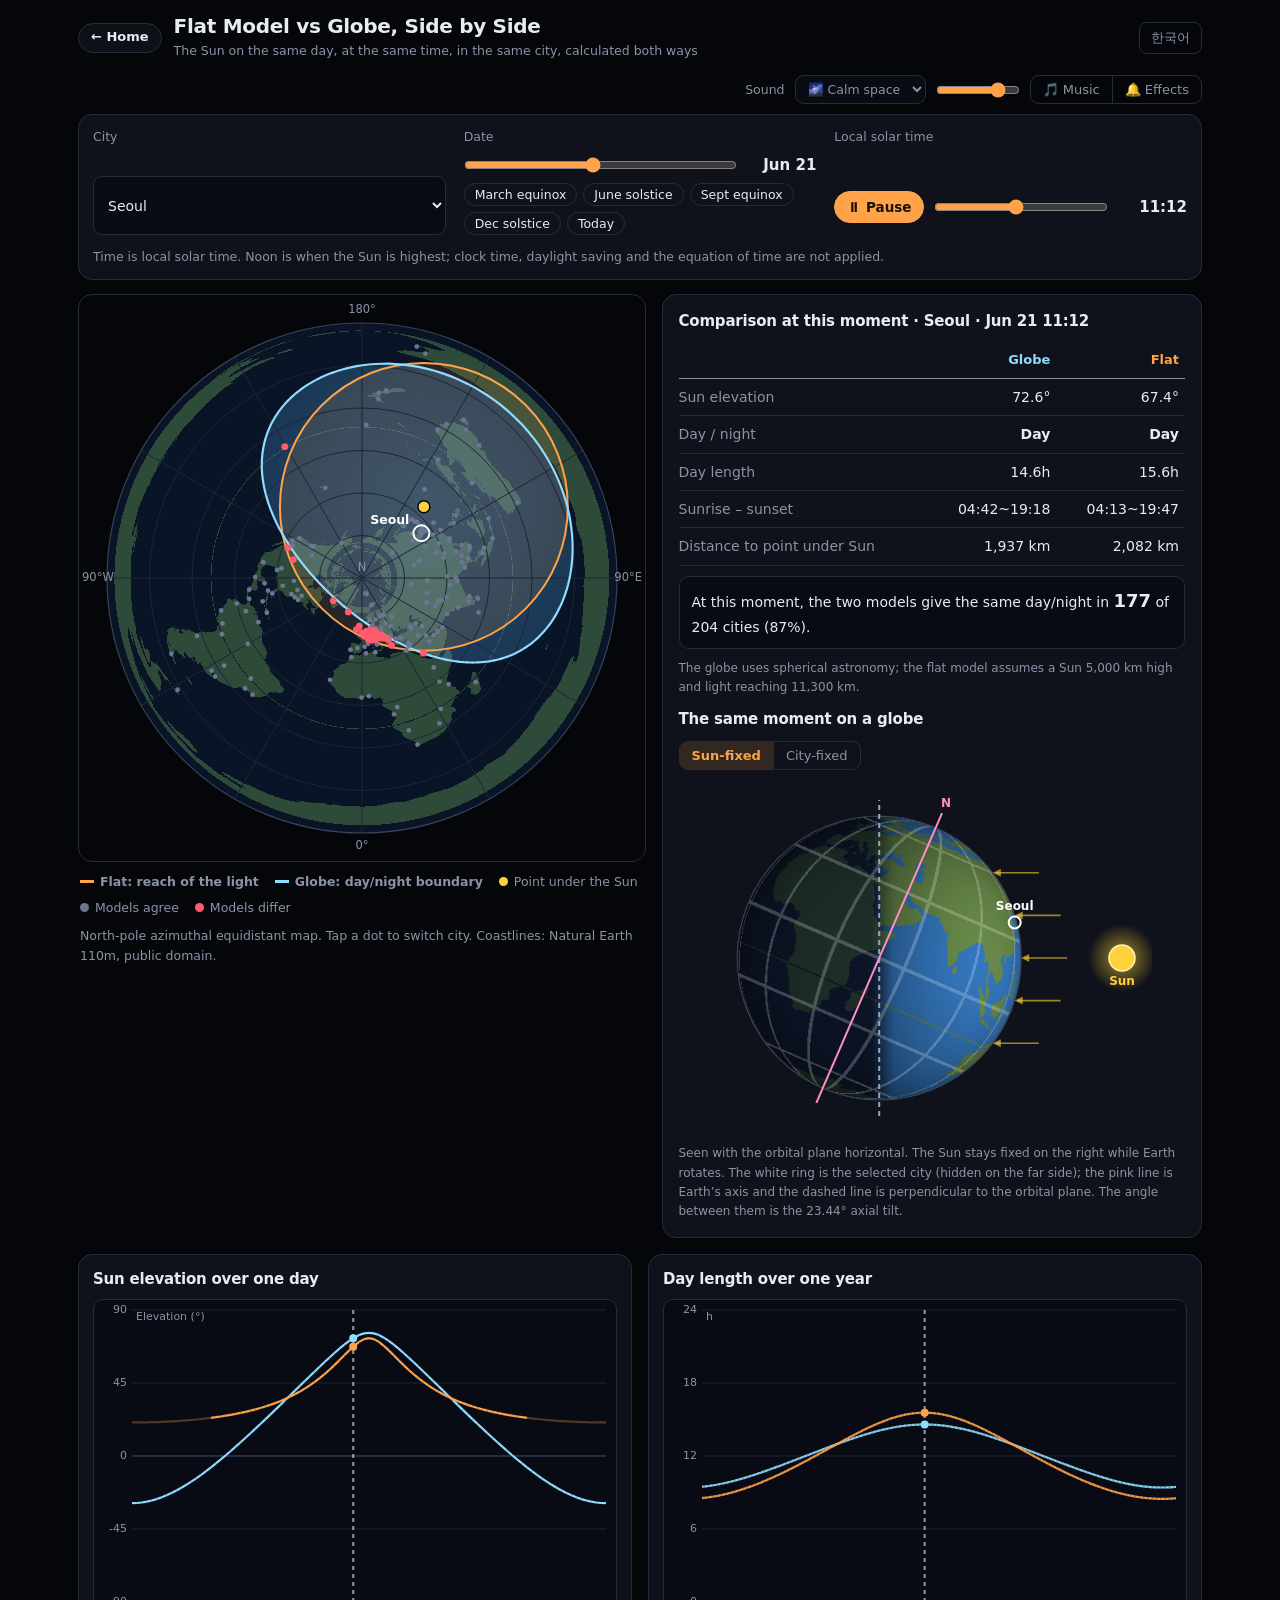
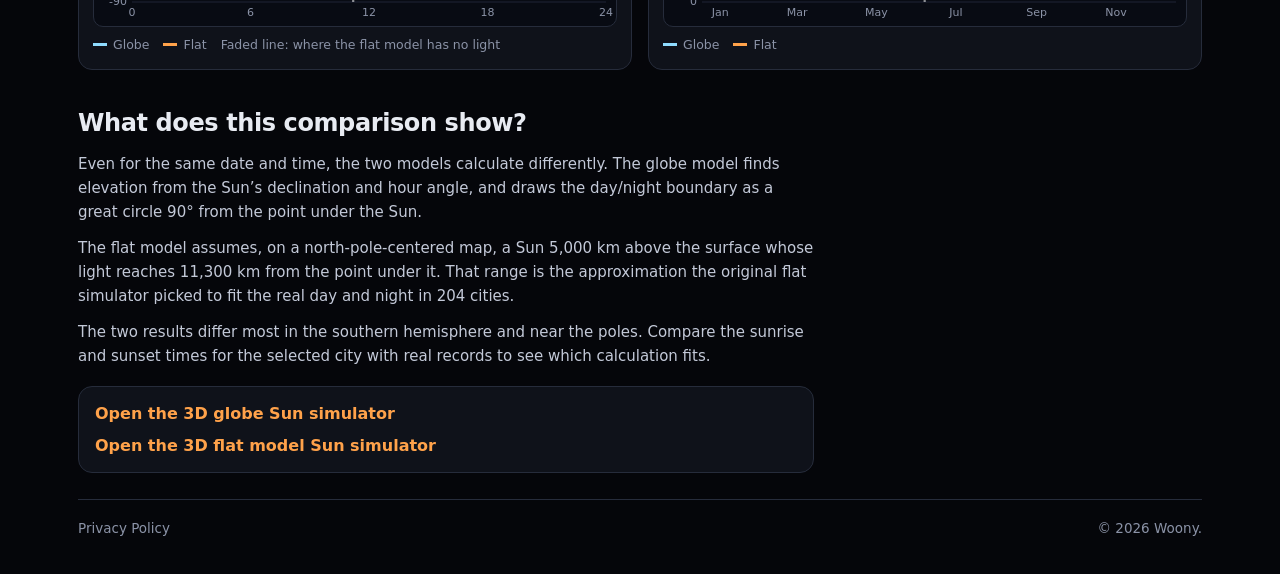
<file: compare-flat-vs-globe.html>
<!DOCTYPE html>
<html lang="ko">
<head>
<meta charset="utf-8">
<meta name="viewport" content="width=device-width, initial-scale=1">
<title>평면 모델 vs 지구본 나란히 비교 · 같은 날 같은 시각의 태양</title>
<meta name="description" content="도시와 날짜, 현지 태양시를 고르면 평면 모델과 지구본 모델이 계산한 태양 고도, 낮과 밤, 낮의 길이를 한 지도 위에 겹쳐 보여 줍니다. 204개 도시에서 두 모델이 얼마나 일치하는지도 확인하세요.">
<link rel="canonical" href="https://woonykorea-ctrl.github.io/woony-s-world/compare-flat-vs-globe.html">
<meta name="theme-color" content="#05060a">
<meta property="og:type" content="website">
<meta property="og:site_name" content="우니의 과학 시뮬레이터">
<meta property="og:title" content="평면 모델 vs 지구본 나란히 비교">
<meta property="og:description" content="같은 날 같은 시각, 두 모델이 계산한 태양 고도와 낮·밤을 한 지도 위에서 비교하세요.">
<meta property="og:url" content="https://woonykorea-ctrl.github.io/woony-s-world/compare-flat-vs-globe.html">
<meta property="og:image" content="https://woonykorea-ctrl.github.io/woony-s-world/assets/og-card.png">
<meta name="twitter:card" content="summary_large_image">
<link rel="icon" href="assets/favicon.svg" type="image/svg+xml">
<style>
:root{
  --bg:#05060a; --panel:#0f121a; --line:#262c3b; --text:#e8ebf2; --dim:#8b93a7;
  --hot:#ffa24a; --yellow:#ffd23d; --blue:#8fdcff; --bad:#ff5a6e;
  --font:"Pretendard","Apple SD Gothic Neo","Noto Sans KR","Malgun Gothic","Noto Sans CJK KR",system-ui,-apple-system,"Segoe UI",sans-serif;
}
*{box-sizing:border-box}
html{-webkit-text-size-adjust:100%}
body{margin:0;background:var(--bg);color:var(--text);font-family:var(--font);line-height:1.6;word-break:keep-all;overflow-wrap:anywhere;-webkit-font-smoothing:antialiased}
a{color:inherit}
[hidden]{display:none!important}
button,select{font-family:inherit;cursor:pointer;color:inherit}
.wrap{max-width:1160px;margin:0 auto;padding:0 18px}
.bar{display:flex;align-items:center;gap:12px;padding:14px 0}
.home{flex:none;display:inline-flex;align-items:center;height:30px;padding:0 12px;border:1px solid var(--line);border-radius:999px;background:#0f121ae0;font-size:13px;font-weight:600;text-decoration:none}
.home:hover{border-color:var(--dim)}
.ttl{flex:1;min-width:0}
.ttl h1{margin:0;font-size:clamp(16px,3.6vw,20px);line-height:1.25;letter-spacing:-.3px}
.ttl p{margin:2px 0 0;font-size:12.5px;color:var(--dim)}
.ghost{flex:none;background:none;border:1px solid var(--line);border-radius:8px;padding:6px 11px;font-size:13px;color:var(--dim)}
.ghost:hover{color:var(--text);border-color:var(--dim)}
:focus-visible{outline:2px solid var(--blue);outline-offset:2px}
.card{background:var(--panel);border:1px solid var(--line);border-radius:14px}

.ctrl{padding:12px 14px;display:grid;grid-template-columns:minmax(0,1fr) minmax(0,1fr) minmax(0,1fr);gap:12px 18px}
.fld{display:grid;gap:6px;min-width:0}
.fld>label,.fld>.lb{font-size:12.5px;color:var(--dim)}
.fld select{width:100%;background:#080b13;border:1px solid var(--line);border-radius:9px;padding:8px 10px;font-size:14px}
.fld .line{display:flex;align-items:center;gap:10px}
.fld .val{flex:none;font-weight:700;font-size:15px;min-width:4.6em;text-align:right}
input[type=range]{width:100%;margin:0;accent-color:var(--hot)}
.play{flex:none;min-width:84px;padding:7px 12px;border-radius:999px;border:1px solid var(--hot);background:var(--hot);color:#1a1206;font-weight:700;font-size:13.5px}
.play:hover{background:#ffb468}
.chips{display:flex;flex-wrap:wrap;gap:6px}
.chip{background:none;border:1px solid var(--line);border-radius:999px;padding:3px 10px;font-size:12.5px;color:var(--text)}
.chip:hover{border-color:var(--dim)}
.tnote{grid-column:1/-1;margin:0;font-size:12.5px;color:var(--dim)}

.stage{display:grid;grid-template-columns:minmax(0,1.05fr) minmax(0,1fr);gap:16px;margin-top:14px;align-items:start}
.mapBox{position:relative;width:min(100%,600px);aspect-ratio:1/1;margin:0 auto;border-radius:14px;overflow:hidden;border:1px solid var(--line);background:#05060a}
.mapBox canvas{display:block;width:100%;height:100%;touch-action:manipulation}
.seg{display:inline-flex;justify-self:start;border:1px solid var(--line);border-radius:9px;overflow:hidden}
.seg button{background:none;border:0;padding:6px 12px;font-size:13px;color:var(--dim);border-right:1px solid var(--line)}
.seg button:last-child{border-right:0}
.seg button[aria-pressed="true"]{background:#ffa24a26;color:var(--hot);font-weight:700}
.gBox{width:min(100%,440px);aspect-ratio:5/4;margin:2px auto 0}
.gBox canvas{display:block;width:100%;height:100%}
.legend{display:flex;flex-wrap:wrap;gap:6px 16px;margin:10px 2px 0;font-size:12.5px;color:var(--dim)}
.legend span{display:inline-flex;align-items:center;gap:6px}
.sw{display:inline-block;width:14px;height:0;border-top:3px solid}
.dot{display:inline-block;width:9px;height:9px;border-radius:50%}
.snd input{width:84px;flex:none}
.snd select{background:#080b13;border:1px solid var(--line);border-radius:9px;padding:5px 8px;font-size:12.5px}
.snd{flex-wrap:wrap;display:flex;align-items:center;justify-content:flex-end;gap:10px;margin:0 0 10px;font-size:12.5px;color:var(--dim)}
.note{margin:8px 2px 0;font-size:12.5px;color:var(--dim)}

.panel{padding:14px 16px 16px;display:grid;gap:10px}
.panel h2{margin:0;font-size:15px;letter-spacing:-.2px}
table{width:100%;border-collapse:collapse;font-size:14px}
th,td{padding:7px 6px;border-bottom:1px solid var(--line);text-align:right;vertical-align:baseline}
th:first-child,td:first-child{text-align:left;color:var(--dim);font-weight:400;padding-left:0}
thead th{font-size:13px;font-weight:700;border-bottom:1px solid var(--dim)}
thead th.g{color:var(--blue)} thead th.f{color:var(--hot)}
td b{font-weight:600}
.agree{padding:10px 12px;border:1px solid var(--line);border-radius:10px;background:#080b13;font-size:14px}
.agree b{font-size:18px}
.sub{font-size:12px;color:var(--dim);margin:0}

.charts{display:grid;grid-template-columns:minmax(0,1fr) minmax(0,1fr);gap:16px;margin-top:16px}
.chart{padding:12px 14px 14px}
.chart h2{margin:0 0 8px;font-size:15px;letter-spacing:-.2px}
.cbox{position:relative;width:100%;aspect-ratio:16/10;border-radius:10px;background:#080b13;border:1px solid var(--line);overflow:hidden}
.cbox canvas{display:block;width:100%;height:100%}
.clg{display:flex;flex-wrap:wrap;gap:4px 14px;margin-top:8px;font-size:12.5px;color:var(--dim)}
.clg span{display:inline-flex;align-items:center;gap:6px}

.explain{margin:34px 0 10px;max-width:46em}
.explain h2{margin:0 0 10px;font-size:clamp(19px,4vw,24px);letter-spacing:-.4px}
.explain p{margin:0 0 12px;color:#c3c9d8;font-size:15px}
.explain .more{margin-top:18px;padding:14px 16px;display:grid;gap:6px}
.explain .more a{color:var(--hot);font-weight:600;text-decoration:none}
.explain .more a:hover{text-decoration:underline}
.foot{margin-top:26px;padding:18px 0 34px;border-top:1px solid var(--line);display:flex;flex-wrap:wrap;gap:8px 20px;justify-content:space-between;color:var(--dim);font-size:13.5px}
.foot a{text-decoration:none;color:var(--dim)}
.foot a:hover{color:var(--text);text-decoration:underline}

@media (max-width:900px){
  .stage,.charts{grid-template-columns:minmax(0,1fr)}
  .ctrl{grid-template-columns:minmax(0,1fr)}
}
@media (max-width:480px){
  .wrap{padding:0 14px}
  .bar{gap:8px}
  .home{padding:0 10px}
  .ctrl{padding:11px 12px}
  .panel{padding:12px 12px 14px}
  th,td{padding:7px 3px;font-size:13px}
}
@media (prefers-reduced-motion:reduce){*{scroll-behavior:auto}}
</style>
</head>
<body>
<div class="wrap">
  <header class="bar">
    <a id="home" class="home" href="./?lang=ko" data-i18n="home">← 홈</a>
    <div class="ttl">
      <h1 data-i18n="title">평면 모델 vs 지구본 나란히 비교</h1>
      <p data-i18n="subtitle">같은 날, 같은 시각, 같은 도시에서 두 모델이 계산한 태양</p>
    </div>
    <button id="btnLang" class="ghost" type="button" aria-label="Language">EN</button>
  </header>

  <div class="snd"><span data-i18n="sndLbl">소리</span><select id="bgmStyle" aria-label="music style"><option value="calm" data-i18n="stCalm">🌌 차분한 우주</option><option value="pulse" data-i18n="stPulse">🫀 묵직한 맥박</option></select><input id="vol" type="range" min="0" max="1" step="0.05" value="0.8" aria-label="volume"><div class="seg" role="group" aria-label="sound"><button id="btnBgm" type="button" aria-pressed="false" data-i18n="bgm">🎵 배경음</button><button id="btnSfx" type="button" aria-pressed="false" data-i18n="sfx">🔔 효과음</button></div></div>

  <section class="ctrl card" aria-label="controls">
    <div class="fld">
      <label for="selCity" data-i18n="lblCity">도시</label>
      <select id="selCity"></select>
    </div>
    <div class="fld">
      <label for="sDate" data-i18n="lblDate">날짜</label>
      <div class="line"><input id="sDate" type="range" min="0" max="364" step="1" value="0"><div class="val" id="vDate">—</div></div>
      <div class="chips" id="chipsDate"></div>
    </div>
    <div class="fld">
      <label for="sTime" data-i18n="lblTime">현지 태양시</label>
      <div class="line"><button id="btnPlay" class="play" type="button">⏸</button><input id="sTime" type="range" min="0" max="24" step="0.01" value="12"><div class="val" id="vTime">—</div></div>
    </div>
    <p class="tnote" data-i18n="timeNote">시각은 ‘현지 태양시’입니다. 정오는 태양이 가장 높이 뜬 순간이며, 시계 시각·서머타임·균시차는 반영하지 않습니다.</p>
  </section>

  <main class="stage">
    <section>
      <div class="mapBox"><canvas id="map" role="img" aria-label="지도"></canvas></div>
      <div class="legend">
        <span><i class="sw" style="border-color:#ffa24a"></i><b data-i18n="lgFlat">평면: 빛이 닿는 범위</b></span>
        <span><i class="sw" style="border-color:#8fdcff"></i><b data-i18n="lgGlobe">지구본: 낮과 밤의 경계</b></span>
        <span><i class="dot" style="background:#ffd23d"></i><span data-i18n="lgSun">태양 바로 밑</span></span>
        <span><i class="dot" style="background:#6c7692"></i><span data-i18n="lgAgree">두 모델이 일치</span></span>
        <span><i class="dot" style="background:#ff5a6e"></i><span data-i18n="lgDiff">두 모델이 다름</span></span>
      </div>
      <p class="note" data-i18n="mapNote">북극 중심 정거방위도법 지도입니다. 점을 눌러 도시를 바꿀 수 있습니다. 해안선은 Natural Earth 110m 공개 데이터입니다.</p>
    </section>

    <section class="card panel" aria-live="polite">
      <h2 id="tblTitle" data-i18n="tblTitle">선택한 순간의 비교</h2>
      <table>
        <thead><tr><th></th><th class="g" data-i18n="thGlobe">지구본</th><th class="f" data-i18n="thFlat">평면</th></tr></thead>
        <tbody>
          <tr><th scope="row" data-i18n="rElev">태양 고도</th><td id="gElev">—</td><td id="fElev">—</td></tr>
          <tr><th scope="row" data-i18n="rDN">낮·밤</th><td id="gDN">—</td><td id="fDN">—</td></tr>
          <tr><th scope="row" data-i18n="rLen">낮의 길이</th><td id="gLen">—</td><td id="fLen">—</td></tr>
          <tr><th scope="row" data-i18n="rRise">해 뜸~해 짐</th><td id="gRise">—</td><td id="fRise">—</td></tr>
          <tr><th scope="row" data-i18n="rDist">태양 바로 밑까지</th><td id="gDist">—</td><td id="fDist">—</td></tr>
        </tbody>
      </table>
      <div class="agree" id="agree">—</div>
      <p class="sub" data-i18n="modelNote">지구본은 구면 천문 계산, 평면은 태양 높이 5,000km와 빛 범위 11,300km를 가정한 모델입니다.</p>
      <h2 data-i18n="gTitle">지구본으로 본 모습</h2>
      <div class="seg" role="group" aria-label="view"><button id="vwSun" type="button" aria-pressed="true" data-i18n="vwSun">태양 기준</button><button id="vwCity" type="button" aria-pressed="false" data-i18n="vwCity">도시 기준</button></div>
      <div class="gBox"><canvas id="gl" role="img"></canvas></div>
      <p class="sub" id="gNote"></p>
    </section>
  </main>

  <section class="charts">
    <div class="card chart">
      <h2 data-i18n="c1Title">하루 동안의 태양 고도</h2>
      <div class="cbox"><canvas id="c1" role="img"></canvas></div>
      <div class="clg"><span><i class="sw" style="border-color:#8fdcff"></i><span data-i18n="thGlobe">지구본</span></span><span><i class="sw" style="border-color:#ffa24a"></i><span data-i18n="thFlat">평면</span></span><span data-i18n="c1Hint">옅은 선은 평면 모델에서 빛이 닿지 않는 구간</span></div>
    </div>
    <div class="card chart">
      <h2 data-i18n="c2Title">일 년 동안의 낮의 길이</h2>
      <div class="cbox"><canvas id="c2" role="img"></canvas></div>
      <div class="clg"><span><i class="sw" style="border-color:#8fdcff"></i><span data-i18n="thGlobe">지구본</span></span><span><i class="sw" style="border-color:#ffa24a"></i><span data-i18n="thFlat">평면</span></span></div>
    </div>
  </section>

  <article class="explain">
    <h2 data-i18n="exTitle">이 비교는 무엇을 보여 주나요?</h2>
    <p data-i18n="ex1">같은 날짜와 시각이라도 두 모델은 서로 다른 계산을 합니다. 지구본 모델은 태양 적위와 시간각으로 고도를 구하고, 낮과 밤의 경계를 태양 바로 밑 지점에서 90° 떨어진 큰 원으로 그립니다.</p>
    <p data-i18n="ex2">평면 모델은 북극 중심 지도 위에서 태양이 지면 위 5,000km에 떠 있고 빛이 태양 바로 밑에서 11,300km까지 닿는다고 가정합니다. 이 범위 값은 원본 평면 시뮬레이터가 204개 도시의 실제 낮·밤과 잘 맞도록 고른 근사값입니다.</p>
    <p data-i18n="ex3">두 모델의 결과가 가장 크게 갈리는 곳은 남반구와 극지방입니다. 선택한 도시의 해 뜸·해 짐 시각을 실제 기록과 견주어 보고, 어느 쪽 계산이 맞는지 직접 확인해 보세요.</p>
    <div class="card more"><a id="lnkGlobe" href="globe-sun-path.html" data-i18n="moreGlobe">지구본 3D 태양 시뮬레이터 열기</a><a id="lnkFlat" href="flat-sun-path.html" data-i18n="moreFlat">평면 모델 3D 태양 시뮬레이터 열기</a></div>
  </article>

  <footer class="foot">
    <a href="privacy.html" data-i18n="privacy">개인정보처리방침</a>
    <span>© 2026 Woony.</span>
  </footer>
</div>

<script>
(function () {
'use strict';
var D2R = Math.PI / 180, TAU = Math.PI * 2;

/* ================= 도시 데이터 (지구본 시뮬레이터 원본의 읽기 전용 사본): [id, 한글, 영문, 위도, 경도, 권역] ================= */
var CITIES = [["seoul","서울","Seoul",37.5,127,"kr"],["busan","부산","Busan",35.18,129.08,"kr"],["incheon","인천","Incheon",37.46,126.71,"kr"],["daegu","대구","Daegu",35.87,128.6,"kr"],["daejeon","대전","Daejeon",36.35,127.38,"kr"],["gwangju","광주","Gwangju",35.16,126.85,"kr"],["ulsan","울산","Ulsan",35.54,129.31,"kr"],["jeju","제주","Jeju",33.5,126.53,"kr"],["gangneung","강릉","Gangneung",37.75,128.88,"kr"],["chuncheon","춘천","Chuncheon",37.88,127.73,"kr"],["jeonju","전주","Jeonju",35.82,127.15,"kr"],["cheongju","청주","Cheongju",36.64,127.49,"kr"],["pohang","포항","Pohang",36.02,129.37,"kr"],["pyongyang","평양","Pyongyang",39.04,125.76,"as"],["tokyo","도쿄","Tokyo",35.68,139.69,"as"],["osaka","오사카","Osaka",34.69,135.5,"as"],["nagoya","나고야","Nagoya",35.18,136.91,"as"],["sapporo","삿포로","Sapporo",43.06,141.35,"as"],["fukuoka","후쿠오카","Fukuoka",33.59,130.4,"as"],["naha","나하","Naha",26.21,127.68,"as"],["beijing","베이징","Beijing",39.9,116.41,"as"],["shanghai","상하이","Shanghai",31.23,121.47,"as"],["guangzhou","광저우","Guangzhou",23.13,113.26,"as"],["shenzhen","선전","Shenzhen",22.54,114.06,"as"],["chengdu","청두","Chengdu",30.57,104.07,"as"],["chongqing","충칭","Chongqing",29.56,106.55,"as"],["xian","시안","Xi’an",34.34,108.94,"as"],["harbin","하얼빈","Harbin",45.8,126.53,"as"],["wuhan","우한","Wuhan",30.59,114.31,"as"],["urumqi","우루무치","Urumqi",43.83,87.62,"as"],["lhasa","라싸","Lhasa",29.65,91.14,"as"],["hongkong","홍콩","Hong Kong",22.32,114.17,"as"],["taipei","타이베이","Taipei",25.03,121.57,"as"],["ulaanbaatar","울란바토르","Ulaanbaatar",47.89,106.91,"as"],["hanoi","하노이","Hanoi",21.03,105.85,"as"],["hochiminh","호찌민","Ho Chi Minh City",10.82,106.63,"as"],["danang","다낭","Da Nang",16.05,108.2,"as"],["bangkok","방콕","Bangkok",13.76,100.5,"as"],["chiangmai","치앙마이","Chiang Mai",18.79,98.98,"as"],["phnompenh","프놈펜","Phnom Penh",11.56,104.93,"as"],["vientiane","비엔티안","Vientiane",17.97,102.63,"as"],["yangon","양곤","Yangon",16.87,96.2,"as"],["kualalumpur","쿠알라룸푸르","Kuala Lumpur",3.14,101.69,"as"],["singapore","싱가포르","Singapore",1.35,103.82,"as"],["jakarta","자카르타","Jakarta",-6.21,106.85,"as"],["denpasar","덴파사르(발리)","Denpasar (Bali)",-8.65,115.22,"as"],["manila","마닐라","Manila",14.6,120.98,"as"],["cebu","세부","Cebu",10.32,123.89,"as"],["delhi","델리","Delhi",28.61,77.21,"as"],["mumbai","뭄바이","Mumbai",19.08,72.88,"as"],["kolkata","콜카타","Kolkata",22.57,88.36,"as"],["bengaluru","벵갈루루","Bengaluru",12.97,77.59,"as"],["chennai","첸나이","Chennai",13.08,80.27,"as"],["dhaka","다카","Dhaka",23.81,90.41,"as"],["kathmandu","카트만두","Kathmandu",27.72,85.32,"as"],["colombo","콜롬보","Colombo",6.93,79.86,"as"],["male","말레","Malé",4.18,73.51,"as"],["karachi","카라치","Karachi",24.86,67.01,"as"],["lahore","라호르","Lahore",31.55,74.34,"as"],["islamabad","이슬라마바드","Islamabad",33.68,73.05,"as"],["kabul","카불","Kabul",34.53,69.17,"as"],["tashkent","타슈켄트","Tashkent",41.3,69.24,"as"],["almaty","알마티","Almaty",43.24,76.89,"as"],["dubai","두바이","Dubai",25.2,55.27,"me"],["abudhabi","아부다비","Abu Dhabi",24.45,54.38,"me"],["doha","도하","Doha",25.29,51.53,"me"],["riyadh","리야드","Riyadh",24.71,46.68,"me"],["jeddah","제다","Jeddah",21.49,39.19,"me"],["kuwaitcity","쿠웨이트시티","Kuwait City",29.38,47.99,"me"],["muscat","무스카트","Muscat",23.59,58.41,"me"],["baghdad","바그다드","Baghdad",33.31,44.37,"me"],["tehran","테헤란","Tehran",35.69,51.39,"me"],["telaviv","텔아비브","Tel Aviv",32.09,34.78,"me"],["jerusalem","예루살렘","Jerusalem",31.77,35.21,"me"],["amman","암만","Amman",31.95,35.93,"me"],["beirut","베이루트","Beirut",33.89,35.5,"me"],["istanbul","이스탄불","Istanbul",41.01,28.98,"me"],["ankara","앙카라","Ankara",39.93,32.86,"me"],["baku","바쿠","Baku",40.41,49.87,"me"],["tbilisi","트빌리시","Tbilisi",41.72,44.79,"me"],["yerevan","예레반","Yerevan",40.18,44.51,"me"],["london","런던","London",51.51,-0.13,"eu"],["edinburgh","에든버러","Edinburgh",55.95,-3.19,"eu"],["dublin","더블린","Dublin",53.35,-6.26,"eu"],["paris","파리","Paris",48.86,2.35,"eu"],["marseille","마르세유","Marseille",43.3,5.37,"eu"],["brussels","브뤼셀","Brussels",50.85,4.35,"eu"],["amsterdam","암스테르담","Amsterdam",52.37,4.9,"eu"],["berlin","베를린","Berlin",52.52,13.4,"eu"],["munich","뮌헨","Munich",48.14,11.58,"eu"],["frankfurt","프랑크푸르트","Frankfurt",50.11,8.68,"eu"],["hamburg","함부르크","Hamburg",53.55,9.99,"eu"],["zurich","취리히","Zurich",47.38,8.54,"eu"],["geneva","제네바","Geneva",46.2,6.14,"eu"],["vienna","빈","Vienna",48.21,16.37,"eu"],["prague","프라하","Prague",50.08,14.44,"eu"],["warsaw","바르샤바","Warsaw",52.23,21.01,"eu"],["krakow","크라쿠프","Kraków",50.06,19.94,"eu"],["budapest","부다페스트","Budapest",47.5,19.04,"eu"],["bucharest","부쿠레슈티","Bucharest",44.43,26.1,"eu"],["sofia","소피아","Sofia",42.7,23.32,"eu"],["belgrade","베오그라드","Belgrade",44.79,20.45,"eu"],["zagreb","자그레브","Zagreb",45.81,15.98,"eu"],["athens","아테네","Athens",37.98,23.73,"eu"],["rome","로마","Rome",41.9,12.5,"eu"],["milan","밀라노","Milan",45.46,9.19,"eu"],["venice","베네치아","Venice",45.44,12.32,"eu"],["madrid","마드리드","Madrid",40.42,-3.7,"eu"],["barcelona","바르셀로나","Barcelona",41.39,2.17,"eu"],["lisbon","리스본","Lisbon",38.72,-9.14,"eu"],["reykjavik","레이캬비크","Reykjavík",64.15,-21.94,"eu"],["oslo","오슬로","Oslo",59.91,10.75,"eu"],["tromso","트롬쇠","Tromsø",69.65,18.96,"eu"],["stockholm","스톡홀름","Stockholm",59.33,18.07,"eu"],["helsinki","헬싱키","Helsinki",60.17,24.94,"eu"],["copenhagen","코펜하겐","Copenhagen",55.68,12.57,"eu"],["kyiv","키이우","Kyiv",50.45,30.52,"eu"],["minsk","민스크","Minsk",53.9,27.57,"eu"],["moscow","모스크바","Moscow",55.76,37.62,"ru"],["stpetersburg","상트페테르부르크","St. Petersburg",59.93,30.34,"ru"],["novosibirsk","노보시비르스크","Novosibirsk",55.03,82.92,"ru"],["irkutsk","이르쿠츠크","Irkutsk",52.29,104.3,"ru"],["yakutsk","야쿠츠크","Yakutsk",62.03,129.73,"ru"],["vladivostok","블라디보스토크","Vladivostok",43.12,131.89,"ru"],["newyork","뉴욕","New York",40.71,-74.01,"na"],["washington","워싱턴 D.C.","Washington, D.C.",38.91,-77.04,"na"],["boston","보스턴","Boston",42.36,-71.06,"na"],["atlanta","애틀랜타","Atlanta",33.75,-84.39,"na"],["miami","마이애미","Miami",25.76,-80.19,"na"],["chicago","시카고","Chicago",41.88,-87.63,"na"],["houston","휴스턴","Houston",29.76,-95.37,"na"],["dallas","댈러스","Dallas",32.78,-96.8,"na"],["denver","덴버","Denver",39.74,-104.99,"na"],["phoenix","피닉스","Phoenix",33.45,-112.07,"na"],["losangeles","로스앤젤레스","Los Angeles",34.05,-118.24,"na"],["sanfrancisco","샌프란시스코","San Francisco",37.77,-122.42,"na"],["lasvegas","라스베이거스","Las Vegas",36.17,-115.14,"na"],["seattle","시애틀","Seattle",47.61,-122.33,"na"],["anchorage","앵커리지","Anchorage",61.22,-149.9,"na"],["honolulu","호놀룰루","Honolulu",21.31,-157.86,"na"],["toronto","토론토","Toronto",43.65,-79.38,"na"],["montreal","몬트리올","Montréal",45.5,-73.57,"na"],["vancouver","밴쿠버","Vancouver",49.28,-123.12,"na"],["calgary","캘거리","Calgary",51.05,-114.07,"na"],["nuuk","누크","Nuuk",64.18,-51.72,"na"],["mexicocity","멕시코시티","Mexico City",19.43,-99.13,"na"],["cancun","칸쿤","Cancún",21.16,-86.85,"na"],["havana","아바나","Havana",23.11,-82.37,"na"],["guatemalacity","과테말라시티","Guatemala City",14.63,-90.51,"na"],["sanjosecr","산호세(코스타리카)","San José (Costa Rica)",9.93,-84.08,"na"],["panamacity","파나마시티","Panama City",8.98,-79.52,"na"],["kingston","킹스턴","Kingston",17.97,-76.79,"na"],["santodomingo","산토도밍고","Santo Domingo",18.49,-69.93,"na"],["bogota","보고타","Bogotá",4.71,-74.07,"la"],["caracas","카라카스","Caracas",10.48,-66.9,"la"],["quito","키토","Quito",-0.18,-78.47,"la"],["lima","리마","Lima",-12.05,-77.04,"la"],["cusco","쿠스코","Cusco",-13.53,-71.97,"la"],["lapaz","라파스","La Paz",-16.5,-68.15,"la"],["manaus","마나우스","Manaus",-3.12,-60.02,"la"],["brasilia","브라질리아","Brasília",-15.79,-47.88,"la"],["riodejaneiro","리우데자네이루","Rio de Janeiro",-22.91,-43.17,"la"],["saopaulo","상파울루","São Paulo",-23.55,-46.63,"la"],["asuncion","아순시온","Asunción",-25.26,-57.58,"la"],["santiago","산티아고","Santiago",-33.45,-70.67,"la"],["buenosaires","부에노스아이레스","Buenos Aires",-34.6,-58.38,"la"],["montevideo","몬테비데오","Montevideo",-34.9,-56.16,"la"],["ushuaia","우수아이아","Ushuaia",-54.8,-68.3,"la"],["cairo","카이로","Cairo",30.04,31.24,"af"],["casablanca","카사블랑카","Casablanca",33.57,-7.59,"af"],["algiers","알제","Algiers",36.75,3.06,"af"],["tunis","튀니스","Tunis",36.81,10.18,"af"],["dakar","다카르","Dakar",14.69,-17.45,"af"],["accra","아크라","Accra",5.6,-0.19,"af"],["lagos","라고스","Lagos",6.52,3.38,"af"],["addisababa","아디스아바바","Addis Ababa",9.03,38.74,"af"],["nairobi","나이로비","Nairobi",-1.29,36.82,"af"],["daressalaam","다르에스살람","Dar es Salaam",-6.79,39.21,"af"],["kinshasa","킨샤사","Kinshasa",-4.44,15.27,"af"],["luanda","루안다","Luanda",-8.84,13.23,"af"],["harare","하라레","Harare",-17.83,31.05,"af"],["antananarivo","안타나나리보","Antananarivo",-18.88,47.51,"af"],["windhoek","빈트후크","Windhoek",-22.56,17.08,"af"],["johannesburg","요하네스버그","Johannesburg",-26.2,28.05,"af"],["capetown","케이프타운","Cape Town",-33.92,18.42,"af"],["sydney","시드니","Sydney",-33.87,151.21,"oc"],["melbourne","멜버른","Melbourne",-37.81,144.96,"oc"],["brisbane","브리즈번","Brisbane",-27.47,153.03,"oc"],["adelaide","애들레이드","Adelaide",-34.93,138.6,"oc"],["perth","퍼스","Perth",-31.95,115.86,"oc"],["darwin","다윈","Darwin",-12.46,130.84,"oc"],["hobart","호바트","Hobart",-42.88,147.33,"oc"],["auckland","오클랜드","Auckland",-36.85,174.76,"oc"],["wellington","웰링턴","Wellington",-41.29,174.78,"oc"],["christchurch","크라이스트처치","Christchurch",-43.53,172.64,"oc"],["portmoresby","포트모르즈비","Port Moresby",-9.44,147.18,"oc"],["guam","괌","Guam",13.44,144.79,"oc"],["suva","수바","Suva",-18.14,178.44,"oc"],["papeete","파페에테","Papeete",-17.54,-149.57,"oc"],["dasan","다산과학기지(스발바르)","Dasan Station (Svalbard)",78.93,11.93,"pl"],["longyearbyen","롱이어비엔","Longyearbyen",78.22,15.65,"pl"],["sejong","세종과학기지(남극)","King Sejong Station (Antarctica)",-62.22,-58.78,"pl"],["jangbogo","장보고과학기지(남극)","Jang Bogo Station (Antarctica)",-74.62,164.22,"pl"],["mcmurdo","맥머도 기지(남극)","McMurdo Station (Antarctica)",-77.85,166.67,"pl"]];

/* ================= 해안선: Natural Earth 110m(퍼블릭 도메인) — 지구본 시뮬레이터 원본 데이터의 읽기 전용 사본, 경도,위도 · 링은 '|', 점은 공백 ================= */
var COAST = "-59.6,-80 -59.9,-80.5 -60.2,-81 -62.3,-80.9 -64.5,-80.9 -65.7,-80.6 -65.7,-80.5 -66.3,-80.3 -64,-80.3 -61.9,-80.4 -61.1,-80 -60.6,-79.6 -59.6,-80|-159.2,-79.5 -161.1,-79.6 -162.4,-79.3 -163,-78.9 -163.1,-78.9 -163.7,-78.6 -163.1,-78.2 -161.2,-78.4 -160.2,-78.7 -159.5,-79 -159.2,-79.5|-45.2,-78 -43.9,-78.5 -43.5,-79.1 -43.4,-79.5 -43.3,-80 -44.9,-80.3 -46.5,-80.6 -48.4,-80.8 -50.5,-81 -52.9,-81 -54.2,-80.6 -54,-80.2 -51.9,-79.9 -51,-79.6 -50.4,-79.2 -49.9,-78.8 -49.3,-78.5 -48.7,-78 -48.2,-78 -46.7,-77.8 -45.2,-78|-121.2,-73.5 -119.9,-73.7 -118.7,-73.5 -119.3,-73.8 -120.2,-74.1 -121.6,-74 -122.6,-73.7 -122.4,-73.3 -121.2,-73.5|-125.6,-73.5 -124,-73.9 -124.6,-73.8 -125.9,-73.7 -127.3,-73.5 -126.6,-73.2 -125.6,-73.5|-99,-71.9 -97.9,-72.1 -96.8,-72 -96.2,-72.5 -97,-72.4 -98.2,-72.5 -99.4,-72.4 -100.8,-72.5 -101.8,-72.3 -102.3,-71.9 -101.7,-71.7 -100.4,-71.9 -99,-71.9|-68.5,-71 -68.3,-71.4 -68.5,-71.8 -68.8,-72.2 -70,-72.3 -71.1,-72.5 -72.4,-72.5 -71.9,-72.1 -73.1,-72.2 -74.2,-72.4 -75,-72.1 -75,-71.7 -73.9,-71.3 -73.2,-71.2 -72.1,-71.2 -71.8,-70.7 -71.7,-70.3 -71.7,-69.5 -71.2,-69 -70.3,-68.9 -69.7,-69.3 -69.5,-69.6 -69.1,-70.1 -68.7,-70.5 -68.5,-71|-180,-84.7 -179.9,-84.7 -179.1,-84.1 -177.3,-84.5 -177.1,-84.4 -176.9,-84.3 -176.5,-84.2 -176.2,-84.1 -176.1,-84.1 -175.9,-84.1 -175.8,-84.1 -174.4,-84.5 -173.1,-84.1 -172.9,-84.1 -170,-83.9 -169,-84.1 -168.5,-84.2 -167,-84.6 -164.2,-84.8 -161.9,-85.1 -158.1,-85.4 -155.2,-85.1 -150.9,-85.3 -148.5,-85.6 -145.9,-85.3 -143.1,-85 -142.9,-84.6 -146.8,-84.5 -150.1,-84.3 -150.9,-83.9 -153.6,-83.7 -153.4,-83.2 -153,-82.8 -152.7,-82.5 -152.9,-82 -154.5,-81.8 -155.3,-81.4 -156.8,-81.1 -154.4,-81.2 -152.1,-81 -150.6,-81.3 -148.9,-81 -147.2,-80.7 -146.4,-80.3 -146.8,-79.9 -148.1,-79.7 -149.5,-79.4 -151.6,-79.3 -153.4,-79.2 -155.3,-79.1 -156,-78.7 -157.3,-78.4 -158.1,-78 -158.4,-76.9 -157.9,-77 -157,-77.3 -155.3,-77.2 -153.7,-77.1 -152.9,-77.5 -151.3,-77.4 -150,-77.2 -148.7,-76.9 -147.6,-76.6 -146.1,-76.5 -146.1,-76.1 -146.5,-75.7 -146.2,-75.4 -144.9,-75.2 -144.3,-75.5 -142.8,-75.3 -141.6,-75.1 -140.2,-75.1 -138.9,-75 -137.5,-74.7 -136.4,-74.5 -135.2,-74.3 -134.4,-74.4 -133.7,-74.4 -132.3,-74.3 -130.9,-74.5 -129.6,-74.5 -128.2,-74.3 -126.9,-74.4 -125.4,-74.5 -124,-74.5 -122.6,-74.5 -121.1,-74.5 -119.7,-74.5 -118.7,-74.2 -117.5,-74 -116.2,-74.2 -115,-74.1 -113.9,-73.7 -113.3,-74 -112.9,-74.4 -112.3,-74.7 -111.3,-74.4 -110.1,-74.8 -108.7,-74.9 -107.6,-75.2 -106.1,-75.1 -104.9,-74.9 -103.4,-75 -102,-75.1 -100.6,-75.3 -100.1,-74.9 -100.8,-74.5 -101.3,-74.2 -102.5,-74.1 -103.1,-73.7 -103.3,-73.4 -103.7,-72.6 -102.9,-72.8 -101.6,-72.8 -100.3,-72.8 -99.1,-72.9 -98.1,-73.2 -97.7,-73.6 -96.3,-73.6 -95,-73.5 -93.7,-73.3 -92.4,-73.2 -91.4,-73.4 -90.1,-73.3 -89.2,-72.6 -88.4,-73 -87.3,-73.2 -86,-73.1 -85.2,-73.5 -83.9,-73.5 -82.7,-73.6 -81.5,-73.9 -80.7,-73.5 -80.3,-73.1 -79.3,-73.5 -77.9,-73.4 -76.9,-73.6 -76.2,-74 -74.9,-73.9 -73.9,-73.7 -72.8,-73.4 -71.6,-73.3 -70.2,-73.1 -68.9,-73 -68,-72.8 -67.4,-72.5 -67.1,-72 -67.3,-71.6 -67.6,-71.2 -67.9,-70.9 -68.2,-70.5 -68.5,-70.1 -68.5,-69.7 -68.4,-69.3 -68,-69 -67.6,-68.5 -67.4,-68.2 -67.6,-67.7 -67.7,-67.3 -67.3,-66.9 -66.7,-66.6 -66.1,-66.2 -65.4,-65.9 -64.6,-65.6 -64.2,-65.2 -63.6,-64.9 -63,-64.6 -62,-64.6 -61.4,-64.3 -60.7,-64.1 -59.9,-64 -59.2,-63.7 -58.6,-63.4 -57.8,-63.3 -57.2,-63.5 -57.6,-63.9 -58.6,-64.2 -59,-64.4 -59.8,-64.2 -60.6,-64.3 -61.3,-64.5 -62,-64.8 -62.5,-65.1 -62.6,-65.5 -62.6,-65.9 -62.1,-66.2 -62.8,-66.4 -63.7,-66.5 -64.3,-66.8 -64.9,-67.1 -65.5,-67.6 -65.7,-68 -65.3,-68.4 -64.8,-68.7 -64,-68.9 -63.2,-69.2 -62.8,-69.6 -62.6,-70 -62.3,-70.4 -61.8,-70.7 -61.5,-71.1 -61.4,-72 -61.1,-72.4 -61,-72.8 -60.7,-73.2 -60.8,-73.7 -61.4,-74.1 -62,-74.4 -63.3,-74.6 -63.7,-74.9 -64.4,-75.3 -65.9,-75.6 -67.2,-75.8 -68.4,-76 -69.8,-76.2 -70.6,-76.6 -72.2,-76.7 -74,-76.6 -75.6,-76.7 -77.2,-76.7 -76.9,-77.1 -75.4,-77.3 -74.3,-77.6 -73.7,-77.9 -74.8,-78.2 -76.5,-78.1 -77.9,-78.4 -78,-78.8 -78,-79.2 -76.8,-79.5 -76.6,-79.9 -75.4,-80.3 -73.2,-80.4 -71.4,-80.7 -70,-81 -68.2,-81.3 -65.7,-81.5 -63.3,-81.7 -61.6,-82 -59.7,-82.4 -58.7,-82.8 -58.2,-83.2 -57,-82.9 -55.4,-82.6 -53.6,-82.3 -51.5,-82 -49.8,-81.7 -47.3,-81.7 -44.8,-81.8 -42.8,-82.1 -42.2,-81.7 -40.8,-81.4 -38.2,-81.3 -36.3,-81.1 -34.4,-80.9 -32.3,-80.8 -30.1,-80.6 -28.6,-80.3 -29.3,-80 -29.7,-79.6 -29.7,-79.3 -31.6,-79.3 -33.7,-79.5 -35.6,-79.5 -35.9,-79.1 -35.8,-78.3 -35.3,-78.1 -33.9,-77.9 -32.2,-77.7 -31,-77.4 -29.8,-77.1 -28.9,-76.7 -27.5,-76.5 -26.2,-76.4 -25.5,-76.3 -23.9,-76.2 -22.5,-76.1 -21.2,-75.9 -20,-75.7 -18.9,-75.4 -17.5,-75.1 -16.6,-74.8 -15.7,-74.5 -15.4,-74.1 -16.5,-73.9 -16.1,-73.5 -15.4,-73.1 -14.4,-73 -13.3,-72.7 -12.3,-72.4 -11.5,-72 -11,-71.5 -10.3,-71.3 -9.1,-71.3 -8.6,-71.7 -7.4,-71.7 -7.4,-71.3 -6.9,-70.9 -5.8,-71 -5.5,-71.4 -4.3,-71.5 -3,-71.3 -1.8,-71.2 -0.7,-71.2 -0.2,-71.6 0.9,-71.3 1.9,-71.1 3,-71 4.1,-70.9 5.2,-70.6 6.3,-70.5 7.1,-70.2 7.7,-69.9 8.5,-70.1 9.5,-70 10.3,-70.5 10.8,-70.8 12,-70.6 12.4,-70.2 13.4,-70 14.7,-70 15.1,-70.4 15.9,-70 17,-69.9 18.2,-69.9 19.3,-69.9 20.4,-70 21.5,-70.1 21.9,-70.4 22.6,-70.7 23.7,-70.5 24.8,-70.5 26,-70.5 27.1,-70.5 28.1,-70.3 29.2,-70.2 30,-69.9 31,-69.8 32,-69.7 32.8,-69.4 33.3,-68.8 33.9,-68.5 34.9,-68.7 35.3,-69 36.2,-69.2 37.2,-69.2 37.9,-69.5 38.6,-69.8 39.7,-69.5 40,-69.1 40.9,-68.9 42,-68.6 42.9,-68.5 44.1,-68.3 44.9,-68.1 45.7,-67.8 46.5,-67.6 47.4,-67.7 48.3,-67.4 49,-67.1 49.9,-67.1 50.8,-66.9 50.9,-66.5 51.8,-66.2 52.6,-66.1 53.6,-65.9 54.5,-65.8 55.4,-65.9 56.4,-66 57.2,-66.2 57.3,-66.7 58.1,-67 58.7,-67.3 59.9,-67.4 60.6,-67.7 61.4,-68 62.4,-68 63.2,-67.8 64.1,-67.4 65,-67.6 66,-67.7 66.9,-67.9 67.9,-67.9 68.9,-67.9 69.7,-69 69.7,-69.2 69.6,-69.7 68.6,-69.9 67.8,-70.3 67.9,-70.7 69.1,-70.7 68.9,-71.1 68.4,-71.4 67.9,-71.9 68.7,-72.2 69.9,-72.3 71,-72.1 71.6,-71.7 71.9,-71.3 72.5,-71 73.1,-70.7 73.3,-70.4 73.9,-69.9 74.5,-69.8 75.6,-69.7 76.6,-69.6 77.6,-69.5 78.1,-69.1 78.4,-68.7 79.1,-68.3 80.1,-68.1 80.9,-67.9 81.5,-67.5 82.1,-67.4 82.8,-67.2 83.8,-67.3 84.7,-67.2 85.7,-67.1 86.8,-67.1 87.5,-66.9 88,-66.2 88.4,-66.5 88.8,-67 89.7,-67.1 90.6,-67.2 91.6,-67.1 92.6,-67.2 93.5,-67.2 94.2,-67.1 95,-67.2 95.8,-67.4 96.7,-67.2 97.8,-67.2 98.7,-67.1 99.7,-67.2 100.4,-66.9 100.9,-66.6 101.6,-66.3 102.8,-65.6 103.5,-65.7 104.2,-66 104.9,-66.3 106.2,-66.9 107.2,-67 108.1,-67 109.2,-66.8 110.2,-66.7 111.1,-66.4 111.7,-66.1 112.9,-66.1 113.6,-65.9 114.4,-66.1 114.9,-66.4 115.6,-66.7 116.7,-66.7 117.4,-66.9 118.6,-67.2 119.8,-67.3 120.9,-67.2 121.7,-66.9 122.3,-66.6 123.2,-66.5 124.1,-66.6 125.2,-66.7 126.1,-66.6 127,-66.6 127.9,-66.7 128.8,-66.8 129.7,-66.6 130.8,-66.4 131.8,-66.4 132.9,-66.4 133.9,-66.3 134.8,-66.2 135,-65.7 135.1,-65.3 135.7,-65.6 135.9,-66 136.2,-66.4 136.6,-66.8 137.5,-67 138.6,-66.9 139.9,-66.9 140.8,-66.8 142.1,-66.8 143.1,-66.8 144.4,-66.8 145.5,-66.9 146.2,-67.2 146,-67.6 146.6,-67.9 147.7,-68.1 148.8,-68.4 150.1,-68.6 151.5,-68.7 152.5,-68.9 153.6,-68.9 154.3,-68.6 155.2,-68.8 155.9,-69.1 156.8,-69.4 158,-69.5 159.2,-69.6 159.7,-70 160.8,-70.2 161.6,-70.6 162.7,-70.7 163.8,-70.7 164.9,-70.8 166.1,-70.8 167.3,-70.8 168.4,-71 169.5,-71.2 170.5,-71.4 171.2,-71.7 171.1,-72.1 170.6,-72.4 170.1,-72.9 169.8,-73.2 169.3,-73.7 168,-73.8 167.4,-74.2 166.1,-74.4 165.6,-74.8 165,-75.1 164.2,-75.5 163.8,-75.9 163.6,-76.2 163.5,-76.7 163.5,-77.1 164.1,-77.5 164.3,-77.8 164.7,-78.2 166.6,-78.3 167,-78.8 165.2,-78.9 163.7,-79.1 161.8,-79.2 160.9,-79.7 160.7,-80.2 160.3,-80.6 159.8,-80.9 161.1,-81.3 161.6,-81.7 162.5,-82.1 163.7,-82.4 165.1,-82.7 166.6,-83 168.9,-83.3 169.4,-83.8 172.3,-84 172.5,-84.1 173.2,-84.4 176,-84.2 178.3,-84.5 -180,-84.7|-67.8,-53.8 -66.5,-54.5 -65.1,-54.7 -65.5,-55.2 -66.5,-55.2 -67,-54.9 -67.3,-55.3 -68.1,-55.6 -69.2,-55.5 -70,-55.2 -71,-55.1 -72.3,-54.5 -73.3,-54 -74.7,-52.8 -73.8,-53 -72.4,-53.7 -71.1,-54.1 -70.6,-53.6 -70.3,-52.9 -69.3,-52.5 -68.6,-52.6 -68.3,-53.1 -67.8,-53.8|-58.5,-51.1 -57.7,-51.5 -58,-51.9 -59.4,-52.2 -59.8,-51.8 -60.7,-52.3 -61.2,-51.8 -60,-51.3 -59.2,-51.5 -58.5,-51.1|70.3,-49.7 68.7,-49.8 68.7,-49.2 68.9,-48.8 68.9,-48.6 69.6,-48.9 70.5,-49.1 70.6,-49.3 70.3,-49.7|145.4,-40.8 146.4,-41.1 146.9,-41 147.7,-40.8 148.3,-40.9 148.4,-42.1 148,-42.4 147.9,-43.2 147.6,-42.9 146.9,-43.6 146.7,-43.6 146,-43.5 145.4,-42.7 145.3,-42 144.7,-41.2 144.7,-40.7 145.4,-40.8|173,-40.9 173.2,-41.3 174,-40.9 174.2,-41.3 174.2,-41.8 173.9,-42.2 173.2,-43 172.7,-43.4 173.1,-43.9 172.3,-43.9 171.5,-44.2 171.2,-44.9 170.6,-45.9 169.8,-46.4 169.3,-46.6 168.4,-46.6 167.8,-46.3 166.7,-46.2 166.5,-45.9 167,-45.1 168.3,-44.1 168.9,-43.9 169.7,-43.6 170.5,-43 171.1,-42.5 171.6,-41.8 172,-41.5 172.1,-41 172.8,-40.5 173,-40.9|174.6,-36.2 175.3,-37.2 175.4,-36.5 175.8,-36.8 176,-37.6 176.8,-37.9 177.4,-38 178,-37.6 178.5,-37.7 178.3,-38.6 178,-39.2 177.2,-39.1 176.9,-39.4 177,-39.9 176.9,-40.1 176.5,-40.6 176,-41.3 175.2,-41.7 175.1,-41.4 174.7,-41.3 175.2,-40.5 174.9,-39.9 173.8,-39.5 173.9,-39.1 174.6,-38.8 174.7,-38 174.7,-37.4 174.3,-36.7 174.3,-36.5 173.8,-36.1 173.1,-35.2 172.6,-34.5 173,-34.5 173.6,-35 174.3,-35.3 174.6,-36.2|167.1,-22.2 166.7,-22.4 166.2,-22.1 165.5,-21.7 164.8,-21.1 164.2,-20.4 164,-20.1 164.5,-20.1 165,-20.5 165.5,-20.8 165.8,-21.1 166.6,-21.7 167.1,-22.2|178.4,-17.3 178.7,-17.6 178.6,-18.2 177.9,-18.3 177.4,-18.2 177.3,-17.7 177.7,-17.4 178.1,-17.5 178.4,-17.3|-180,-16.6 179.4,-16.8 178.7,-17 178.6,-16.6 179.1,-16.4 179.4,-16.4 -180,-16.1 -179.8,-16 -179.9,-16.5 -180,-16.6|167.8,-16.5 167.5,-16.6 167.2,-16.2 167.2,-15.9 167.8,-16.5|167.1,-14.9 167.3,-15.7 167,-15.6 166.8,-15.7 166.7,-15.4 166.6,-14.6 167.1,-14.9|50.1,-13.6 50.2,-14.8 50.5,-15.2 50.4,-15.7 50.2,-16 49.9,-15.4 49.7,-15.7 49.9,-16.5 49.8,-16.9 49.5,-17.1 49.4,-18 49,-19.1 48.5,-20.5 47.9,-22.4 47.5,-23.8 47.1,-24.9 46.3,-25.2 45.4,-25.6 44.8,-25.3 44,-25 43.8,-24.5 43.7,-23.6 43.3,-22.8 43.3,-22.1 43.4,-21.3 43.9,-21.2 43.9,-20.8 44.4,-20.1 44.5,-19.4 44.2,-19 44,-18.3 44,-17.4 44.3,-16.9 44.4,-16.2 44.9,-16.2 45.5,-16 45.9,-15.8 46.3,-15.8 46.9,-15.2 47.7,-14.6 48,-14.1 47.9,-13.7 48.3,-13.8 48.8,-13.1 48.9,-12.5 49.2,-12 49.5,-12.5 49.8,-12.9 50.1,-13.6|143.6,-13.8 143.9,-14.5 144.6,-14.2 144.9,-14.6 145.4,-15 145.3,-15.4 145.5,-16.3 145.6,-16.8 145.9,-16.9 146.2,-17.8 146.1,-18.3 146.4,-19 147.5,-19.5 148.2,-20 148.8,-20.4 148.7,-20.6 149.3,-21.3 149.7,-22.3 150.1,-22.1 150.5,-22.6 150.7,-22.4 150.9,-23.5 151.6,-24.1 152.1,-24.5 152.9,-25.3 153.1,-26.1 153.2,-26.6 153.1,-27.3 153.6,-28.1 153.5,-29 153.3,-29.5 153.1,-30.4 153.1,-30.9 152.9,-31.6 152.4,-32.6 151.7,-33 151.3,-33.8 151,-34.3 150.7,-35.2 150.3,-35.7 150.1,-36.4 149.9,-37.1 150,-37.4 149.4,-37.8 148.3,-37.8 147.4,-38.2 146.9,-38.6 146.3,-39 145.5,-38.6 144.9,-38.4 145,-37.9 144.5,-38.1 143.6,-38.8 142.7,-38.5 142.2,-38.4 141.6,-38.3 140.6,-38 140,-37.4 139.8,-36.6 139.6,-36.1 139.1,-35.7 138.1,-35.6 138.4,-35.1 138.2,-34.4 137.7,-35.1 136.8,-35.3 137.4,-34.7 137.5,-34.1 137.9,-33.6 137.8,-32.9 137,-33.8 136.4,-34.1 136,-34.9 135.2,-34.5 135.2,-33.9 134.6,-33.2 134.1,-32.8 134.3,-32.6 133,-32 132.3,-32 131.3,-31.5 129.5,-31.6 128.2,-31.9 127.1,-32.3 126.1,-32.2 125.1,-32.7 124.2,-33 124,-33.5 123.7,-33.9 122.8,-33.9 122.2,-34 121.3,-33.8 120.6,-33.9 119.9,-34 119.3,-34.5 119,-34.5 118.5,-34.7 118,-35.1 117.3,-35 116.6,-35 115.6,-34.4 115,-34.2 115,-33.6 115.5,-33.5 115.7,-33.3 115.7,-32.9 115.8,-32.2 115.7,-31.6 115.2,-30.6 115,-30 115,-29.5 114.6,-28.8 114.6,-28.5 114.2,-28.1 114,-27.3 113.5,-26.5 113.3,-26.1 113.8,-26.5 113.4,-25.6 113.9,-25.9 114.2,-26.3 114.2,-25.8 113.7,-25 113.6,-24.7 113.4,-24.4 113.5,-23.8 113.7,-23.6 113.8,-23.1 113.7,-22.5 114.1,-21.8 114.2,-22.5 114.6,-21.8 115.5,-21.5 115.9,-21.1 116.7,-20.7 117.2,-20.6 117.4,-20.7 118.2,-20.4 118.8,-20.3 119,-20 119.3,-20 119.8,-20 120.9,-19.7 121.4,-19.2 121.7,-18.7 122.2,-18.2 122.3,-17.8 122.3,-17.3 123,-16.4 123.4,-17.3 123.9,-17.1 123.5,-16.6 123.8,-16.1 124.3,-16.3 124.4,-15.6 124.9,-15.1 125.2,-14.7 125.7,-14.5 125.7,-14.2 126.1,-14.3 126.1,-14.1 126.6,-14 127.1,-13.8 127.8,-14.3 128.4,-14.9 129,-14.9 129.6,-15 129.4,-14.4 129.9,-13.6 130.3,-13.4 130.2,-13.1 130.6,-12.5 131.2,-12.2 131.7,-12.3 132.6,-12.1 132.6,-11.6 131.8,-11.3 132.4,-11.1 133,-11.4 133.6,-11.8 134.4,-12 134.7,-11.9 135.3,-12.2 135.9,-12 136.3,-12 136.5,-11.9 137,-12.4 136.7,-12.9 136.3,-13.3 136,-13.3 136.1,-13.7 135.8,-14.2 135.4,-14.7 135.5,-15 136.3,-15.6 137.1,-15.9 137.6,-16.2 138.3,-16.8 138.6,-16.8 139.1,-17.1 139.3,-17.4 140.2,-17.7 140.9,-17.4 141.1,-16.8 141.3,-16.4 141.4,-15.8 141.7,-15 141.6,-14.6 141.6,-14.3 141.5,-13.7 141.7,-12.9 141.8,-12.7 141.7,-12.4 141.9,-11.9 142.1,-11.3 142.1,-11 142.5,-10.7 142.8,-11.2 142.9,-11.8 143.1,-11.9 143.2,-12.3 143.5,-12.8 143.6,-13.4 143.6,-13.8|162.1,-10.5 162.4,-10.8 161.7,-10.8 161.3,-10.2 161.9,-10.4 162.1,-10.5|120.7,-10.2 120.3,-10.3 119,-9.6 119.9,-9.4 120.4,-9.7 120.8,-10 120.7,-10.2|160.9,-9.9 160.5,-9.9 159.9,-9.8 159.6,-9.6 159.7,-9.2 160.4,-9.4 160.7,-9.6 160.9,-9.9|161.7,-9.6 161.5,-9.8 160.8,-8.9 160.6,-8.3 160.9,-8.3 161.3,-9.1 161.7,-9.6|124.4,-10.1 123.6,-10.4 123.5,-10.2 123.6,-9.9 124,-9.3 125,-8.9 125.1,-8.7 125.9,-8.4 126.6,-8.4 127,-8.3 127.3,-8.4 127,-8.7 125.9,-9.1 125.1,-9.4 124.4,-10.1|117.9,-8.1 118.3,-8.4 118.9,-8.3 119.1,-8.7 118,-8.9 117.3,-9 116.7,-9 117.1,-8.5 117.6,-8.4 117.9,-8.1|122.9,-8.1 122.8,-8.7 121.3,-8.9 119.9,-8.8 119.9,-8.4 120.7,-8.2 121.3,-8.5 122,-8.5 122.9,-8.1|159.9,-8.3 159.9,-8.5 159.1,-8.1 158.6,-7.8 158.2,-7.4 158.4,-7.3 158.8,-7.6 159.6,-8 159.9,-8.3|157.5,-7.3 157.3,-7.4 156.9,-7.2 156.5,-6.8 156.5,-6.6 157.1,-7 157.5,-7.3|108.6,-6.8 110.5,-6.9 110.8,-6.5 112.6,-6.9 113,-7.6 114.5,-7.8 115.7,-8.4 114.6,-8.8 113.5,-8.3 112.6,-8.4 111.5,-8.3 110.6,-8.1 109.4,-7.7 108.7,-7.6 108.3,-7.8 106.5,-7.4 106.3,-6.9 105.4,-6.9 106.1,-5.9 107.3,-6 108.1,-6.3 108.5,-6.4 108.6,-6.8|134.7,-6.2 134.2,-6.9 134.1,-6.1 134.3,-5.8 134.5,-5.4 134.7,-5.7 134.7,-6.2|155.9,-6.8 155.6,-6.9 155.2,-6.5 154.7,-5.9 154.5,-5.1 154.7,-5 154.8,-5.3 155.1,-5.6 155.5,-6.2 156,-6.5 155.9,-6.8|152,-5.5 151.5,-5.6 151.3,-5.8 150.8,-6.1 150.2,-6.3 149.7,-6.3 148.9,-6 148.3,-5.7 148.4,-5.4 149.3,-5.6 149.8,-5.5 150,-5 150.1,-5 150.2,-5.5 150.8,-5.5 151.1,-5.1 151.6,-4.8 151.5,-4.2 152.1,-4.1 152.3,-4.3 152.3,-4.9 152,-5.5|127.2,-3.5 126.9,-3.8 126.2,-3.6 126,-3.2 127,-3.1 127.2,-3.5|130.5,-3.1 130.8,-3.9 130,-3.4 129.2,-3.4 128.6,-3.4 127.9,-3.4 128.1,-2.8 129.4,-2.8 130.5,-3.1|153.1,-4.5 152.8,-4.8 152.6,-4.2 152.4,-3.8 152,-3.5 151.4,-3 150.7,-2.7 150.9,-2.5 151.5,-2.8 151.8,-3 152.2,-3.2 152.6,-3.7 153,-4 153.1,-4.5|134.1,-1.2 134.4,-2.8 135.5,-3.4 136.3,-2.3 137.4,-1.7 138.3,-1.7 139.2,-2.1 139.9,-2.4 141,-2.6 142.7,-3.3 144.6,-3.9 145.3,-4.4 145.8,-4.9 146,-5.5 147.6,-6.1 147.9,-6.6 147,-6.7 147.2,-7.4 148.1,-8 148.7,-9.1 149.3,-9.1 149.3,-9.5 150,-9.7 149.7,-9.9 150.8,-10.3 150.7,-10.6 150,-10.7 149.8,-10.4 148.9,-10.3 147.9,-10.1 147.1,-9.5 146.6,-8.9 146,-8.1 144.7,-7.6 143.9,-7.9 143.3,-8.2 143.4,-9 142.6,-9.3 142.1,-9.2 141,-9.1 140.1,-8.3 139.1,-8.1 138.9,-8.4 137.6,-8.4 138,-7.6 138.7,-7.3 138.4,-6.2 137.9,-5.4 136,-4.5 135.2,-4.5 133.7,-3.5 133.4,-4 133,-4.1 132.8,-3.7 132.8,-3.3 132,-2.8 133.1,-2.5 133.8,-2.5 133.7,-2.2 132.2,-2.2 131.8,-1.6 130.9,-1.4 130.5,-0.9 131.9,-0.7 132.4,-0.4 134,-0.8 134.1,-1.2|125.2,1.4 124.4,0.4 123.7,0.2 122.7,0.4 121.1,0.4 120.2,0.2 120,-0.5 120.9,-1.4 121.5,-1 123.3,-0.6 123.3,-1.1 122.8,-0.9 122.4,-1.5 121.5,-1.9 122.5,-3.2 122.3,-3.5 123.2,-4.7 123.2,-5.3 122.6,-5.6 122.2,-5.3 122.7,-4.5 121.7,-4.9 121.5,-4.6 121.6,-4.2 120.9,-3.6 121,-2.6 120.3,-2.9 120.4,-4.1 120.4,-5.5 119.8,-5.7 119.4,-5.4 119.7,-4.5 119.5,-3.5 119.1,-3.5 118.8,-2.8 119.2,-2.1 119.3,-1.4 119.8,0.2 120,0.6 120.9,1.3 121.7,1 122.9,0.9 124.1,0.9 125.1,1.6 125.2,1.4|128.7,1.1 128.6,0.3 128.1,0.4 128,-0.3 128.4,-0.8 128.1,-0.9 127.7,-0.3 127.4,1 127.6,1.8 127.9,2.2 128,1.6 128.6,1.5 128.7,1.1|105.8,-5.9 104.7,-5.9 103.9,-5 102.6,-4.2 102.2,-3.6 101.4,-2.8 100.9,-2.1 100.1,-0.7 99.3,0.2 99,1 98.6,1.8 97.7,2.5 97.2,3.3 96.4,3.9 95.4,5 95.3,5.5 95.9,5.4 97.5,5.2 98.4,4.3 99.1,3.6 99.7,3.2 100.6,2.1 101.7,2.1 102.5,1.4 103.1,0.6 103.8,0.1 103.4,-0.7 104,-1.1 104.4,-1.1 104.5,-1.8 104.9,-2.3 105.6,-2.4 106.1,-3.1 105.9,-4.3 105.8,-5.9|117.9,1.8 119,0.9 117.8,0.8 117.5,0.1 117.5,-0.8 116.6,-1.5 116.5,-2.5 116.1,-4 116,-3.7 114.9,-4.1 114.5,-3.5 113.8,-3.4 113.3,-3.1 112.1,-3.5 111.7,-3 111,-3 110.2,-2.9 110.1,-1.6 109.6,-1.3 109.1,-0.5 109,0.4 109.1,1.3 109.7,2 110.4,1.7 111.2,1.9 111.4,2.7 111.8,2.9 113,3.1 113.7,3.9 114.2,4.5 114.6,4.9 115.5,5.4 116.2,6.1 116.7,6.9 117.1,6.9 117.6,6.4 117.7,6 118.3,5.7 119.2,5.4 119.1,5 118.4,5 118.6,4.5 117.9,4.1 117.3,3.2 118,2.3 117.9,1.8|126.4,8.4 126.5,7.8 126.5,7.2 126.2,6.3 125.8,7.3 125.4,6.8 125.7,6 125.4,5.6 124.2,6.2 123.9,6.9 124.2,7.4 123.6,7.8 123.3,7.4 122.8,7.5 122.1,6.9 121.9,7.2 122.3,8 122.9,8.3 123.5,8.7 123.8,8.2 124.6,8.5 124.8,9 125.5,9 125.4,9.8 126.2,9.3 126.3,8.8 126.4,8.4|81.2,6.2 80.3,6 79.9,6.8 79.7,8.2 80.1,9.8 80.8,9.3 81.3,8.6 81.8,7.5 81.6,6.5 81.2,6.2|-60.9,10.1 -61.8,10 -62,10.1 -61.7,10.4 -61.7,10.8 -61.1,10.9 -60.9,10.9 -60.9,10.1|124,10.3 123.6,9.9 123.3,9.3 123,9 122.4,9.7 122.6,10 122.8,10.3 122.9,10.9 123.5,10.9 123.3,10.3 124.1,11.2 124,10.3|118.5,9.3 117.2,8.4 117.7,9.1 118.4,9.7 119,10.4 119.5,11.4 119.7,10.6 119,10 118.5,9.3|121.9,11.9 122.5,11.6 123.1,11.6 123.1,11.2 122.6,10.7 122,10.4 122,10.9 122,11.4 121.9,11.9|125.5,12.2 125.8,11 125,11.3 125,11 125.3,10.4 124.8,10.1 124.8,10.8 124.5,10.9 124.3,11.5 124.9,11.4 124.9,11.8 124.3,12.6 125.2,12.5 125.5,12.2|121.5,13.1 121.3,12.2 120.8,12.7 120.3,13.5 121.2,13.4 121.5,13.1|121.3,18.5 121.9,18.2 122.2,18.5 122.3,18.2 122.2,17.8 122.5,17.1 122.3,16.3 121.7,15.9 121.5,15.1 121.7,14.3 122.3,14.2 122.7,14.3 124,13.8 123.9,13.2 124.2,13 124.1,12.5 123.3,13 122.9,13.6 122.7,13.2 122,13.8 121.1,13.6 120.6,13.9 120.7,14.3 121,14.5 120.7,14.8 120.6,14.4 120.1,15 119.9,15.4 119.9,16.4 120.3,16 120.4,17.6 120.7,18.5 121.3,18.5|-65.6,18.2 -65.8,18 -66.6,18 -67.2,17.9 -67.2,18.4 -67.1,18.5 -66.3,18.5 -65.8,18.4 -65.6,18.2|-76.9,17.9 -77.2,17.7 -77.8,17.9 -78.3,18.2 -78.2,18.5 -77.8,18.5 -77.6,18.5 -76.9,18.4 -76.4,18.2 -76.2,17.9 -76.9,17.9|-72.6,19.9 -71.7,19.7 -71.6,19.9 -70.8,19.9 -70.2,19.6 -70,19.6 -69.8,19.3 -69.2,19.3 -69.3,19 -68.8,19 -68.3,18.6 -68.7,18.2 -69.2,18.4 -69.6,18.4 -70,18.4 -70.1,18.2 -70.5,18.2 -70.7,18.4 -71,18.3 -71.4,17.6 -71.7,17.8 -71.7,18 -72.4,18.2 -72.8,18.1 -73.5,18.2 -73.9,18 -74.5,18.3 -74.4,18.7 -73.4,18.5 -72.7,18.4 -72.3,18.7 -72.8,19.1 -72.8,19.5 -73.4,19.6 -73.2,19.9 -72.6,19.9|110.3,18.7 109.5,18.2 108.7,18.5 108.6,19.4 109.1,19.8 110.2,20.1 110.8,20.1 111,19.7 110.6,19.3 110.3,18.7|-155.5,19.1 -155.7,18.9 -155.9,19.1 -155.9,19.3 -156.1,19.7 -156,19.8 -155.9,20 -155.9,20.2 -155.9,20.3 -155.8,20.2 -155.4,20.1 -155.2,20 -155.1,19.9 -154.8,19.5 -154.8,19.5 -155.2,19.2 -155.5,19.1|-156.1,20.6 -156.4,20.6 -156.6,20.8 -156.7,20.9 -156.7,20.9 -156.6,21 -156.3,20.9 -156,20.8 -156.1,20.6|-156.8,21.2 -156.8,21.1 -157.3,21.1 -157.3,21.2 -156.8,21.2|-157.7,21.3 -157.7,21.3 -157.8,21.3 -158.1,21.3 -158.3,21.5 -158.3,21.6 -158,21.7 -157.9,21.7 -157.7,21.3|-159.3,22 -159.5,21.9 -159.8,22.1 -159.7,22.1 -159.6,22.2 -159.4,22.2 -159.3,22|-79.7,22.8 -79.3,22.4 -78.3,22.5 -78,22.3 -77.1,21.7 -76.5,21.2 -76.2,21.2 -75.6,21 -75.7,20.7 -74.9,20.7 -74.2,20.3 -74.3,20.1 -75,19.9 -75.6,19.9 -76.3,20 -77.8,19.9 -77.1,20.4 -77.5,20.7 -78.1,20.7 -78.5,21 -78.7,21.6 -79.3,21.6 -80.2,21.8 -80.5,22 -81.8,22.2 -82.2,22.4 -81.8,22.6 -82.8,22.7 -83.5,22.2 -83.9,22.2 -84.1,21.9 -84.5,21.8 -85,21.9 -84.4,22.2 -84.2,22.6 -83.8,22.8 -83.3,23 -82.5,23.1 -82.3,23.2 -81.4,23.1 -80.6,23.1 -79.7,22.8|-77.5,23.8 -77.8,23.7 -78,24.3 -78.4,24.6 -78.2,25.2 -77.9,25.2 -77.5,24.3 -77.5,23.8|121.2,22.8 120.7,22 120.2,22.8 120.1,23.6 120.7,24.5 121.5,25.3 122,25 121.8,24.4 121.2,22.8|-77.8,26.6 -78.9,26.4 -79,26.8 -78.5,26.9 -77.8,26.8 -77.8,26.6|-77,26.6 -77.2,25.9 -77.4,26 -77.3,26.5 -77.8,26.9 -77.8,27 -77,26.6|134.6,34.1 134.8,33.8 134.2,33.2 133.8,33.5 133.3,33.3 133,32.7 132.4,33 132.4,33.5 132.9,34.1 133.5,33.9 133.9,34.4 134.6,34.1|34.6,35.7 33.9,35.2 34,35.1 34,35 33,34.6 32.5,34.7 32.3,35.1 32.7,35.1 32.8,35.1 32.9,35.4 33.7,35.4 34.6,35.7|23.7,35.7 24.2,35.4 25,35.4 25.8,35.4 25.7,35.2 26.3,35.3 26.2,35 24.7,34.9 24.7,35.1 23.5,35.3 23.7,35.7|15.5,38.2 15.2,37.4 15.3,37.1 15.1,36.6 14.3,37 13.8,37.1 12.4,37.6 12.6,38.1 13.7,38 14.8,38.1 15.5,38.2|9.2,41.2 9.8,40.5 9.7,39.2 9.2,39.2 8.8,38.9 8.4,39.2 8.4,40.4 8.2,41 8.7,40.9 9.2,41.2|141,37.1 140.6,36.3 140.8,35.8 140.3,35.1 139,34.7 137.2,34.6 135.8,33.5 135.1,33.8 135.1,34.6 133.3,34.4 132.2,33.9 131,33.9 132,33.1 131.3,31.5 130.7,31 130.2,31.4 130.4,32.3 129.8,32.6 129.4,33.3 130.4,33.6 130.9,34.2 131.9,34.8 132.6,35.4 134.6,35.7 135.7,35.5 136.7,37.3 137.4,36.8 138.9,37.8 139.4,38.2 140.1,39.4 139.9,40.6 140.3,41.2 141.4,41.4 141.9,40 141.9,39.2 141,38.2 141,37.1|9.6,42.2 9.2,41.4 8.8,41.6 8.5,42.3 8.7,42.6 9.4,43 9.6,42.2|143.9,44.2 144.6,44 145.3,44.4 145.5,43.3 144.1,43 143.2,42 141.6,42.7 141.1,41.6 140,41.6 139.8,42.6 140.3,43.3 141.4,43.4 141.7,44.8 142,45.6 143.1,44.5 143.9,44.2|-63.7,46.5 -62.9,46.4 -62,46.4 -62.5,46 -62.9,46 -64.1,46.4 -64.4,46.7 -64,47 -63.7,46.5|-61.8,49.1 -62.3,49.1 -63.6,49.4 -64.5,49.9 -64.2,50 -62.9,49.7 -61.8,49.3 -61.8,49.1|-123.5,48.5 -124,48.4 -125.7,48.8 -126,49.2 -126.8,49.5 -127,49.8 -128.1,50 -128.4,50.5 -128.4,50.8 -127.3,50.6 -126.7,50.4 -125.8,50.3 -125.4,49.9 -124.9,49.5 -123.9,49.1 -123.5,48.5|-56.1,50.7 -56.8,49.8 -56.1,50.1 -55.5,49.9 -55.8,49.6 -54.9,49.3 -54.5,49.6 -53.5,49.2 -53.8,48.5 -53.1,48.7 -53,48.2 -52.6,47.5 -53.1,46.7 -53.5,46.6 -54.2,46.8 -54,47.6 -54.2,47.8 -55.4,46.9 -56,46.9 -55.3,47.4 -56.3,47.6 -57.3,47.6 -59.3,47.6 -59.4,47.9 -58.8,48.3 -59.2,48.5 -58.4,49.1 -57.4,50.7 -56.7,51.3 -55.9,51.6 -55.4,51.6 -55.6,51.3 -56.1,50.7|-132.7,54 -131.7,54.1 -132.1,53 -131.2,52.2 -131.6,52.2 -132.2,52.6 -132.6,53.1 -133.1,53.4 -133.2,53.9 -133.2,54.2 -132.7,54|143.6,50.7 144.7,49 143.2,49.3 142.6,47.9 143.5,46.8 143.5,46.1 142.7,46.7 142.1,46 141.9,46.8 142,47.8 141.9,48.9 142.1,49.6 142.2,51 141.6,51.9 141.7,53.3 142.6,53.8 142.2,54.2 142.7,54.4 142.9,53.7 143.3,52.7 143.2,51.8 143.6,50.7|-6.8,52.3 -8.6,51.7 -10,51.8 -9.2,52.9 -9.7,53.9 -8.3,54.7 -7.6,55.1 -6.7,55.2 -5.7,54.6 -6.2,53.9 -6,53.2 -6.8,52.3|12.7,55.6 12.1,54.8 11,55.4 10.9,55.8 12.4,56.1 12.7,55.6|-153,57.1 -154,56.7 -154.5,57 -154.7,57.5 -153.8,57.8 -153.2,58 -152.6,57.9 -152.1,57.6 -153,57.1|-3,58.6 -4.1,57.6 -3.1,57.7 -2,57.7 -2.2,56.9 -3.1,56 -2.1,55.9 -1.1,54.6 -0.4,54.5 0.2,53.3 0.5,52.9 1.7,52.7 1.6,52.1 1,51.8 1.4,51.3 0.5,50.8 -0.8,50.8 -2.5,50.5 -3,50.7 -3.6,50.2 -4.5,50.3 -5.2,50 -5.8,50.2 -4.3,51.2 -3.4,51.4 -5,51.6 -5.3,52 -4.2,52.3 -4.8,52.8 -4.6,53.5 -3.1,53.4 -2.9,54 -3.6,54.6 -4.8,54.8 -5.1,55.1 -4.7,55.5 -5,55.8 -5.6,55.3 -5.6,56.3 -6.2,56.8 -5.8,57.8 -5,58.6 -4.2,58.6 -3,58.6|-165.6,59.9 -166.2,59.8 -166.8,59.9 -167.5,60.2 -166.5,60.4 -165.7,60.3 -165.6,59.9|-79.3,62.2 -79.7,61.6 -80.1,61.7 -80.4,62 -80.3,62.1 -79.9,62.4 -79.5,62.4 -79.3,62.2|-81.9,62.7 -83.1,62.2 -83.8,62.2 -84,62.5 -83.2,62.9 -81.9,62.9 -81.9,62.7|-171.7,63.8 -171.1,63.6 -170.5,63.7 -169.7,63.4 -168.7,63.3 -168.8,63.2 -169.5,63 -170.3,63.2 -170.7,63.4 -171.6,63.3 -171.8,63.4 -171.7,63.8|-85.2,65.7 -85,65.2 -84.5,65.4 -83.9,65.1 -82.8,64.8 -81.6,64.5 -81.6,64 -80.8,64.1 -80.1,63.7 -81,63.4 -82.5,63.7 -83.1,64.1 -84.1,63.6 -85.5,63.1 -85.9,63.6 -87.2,63.5 -86.4,64 -86.2,64.8 -85.9,65.7 -85.2,65.7|-14.5,66.5 -14.7,65.8 -13.6,65.1 -14.9,64.4 -17.8,63.7 -18.7,63.5 -20,63.6 -22.8,64 -21.8,64.4 -24,64.9 -22.2,65.1 -22.2,65.4 -24.3,65.6 -23.7,66.3 -22.1,66.4 -20.6,65.7 -19.1,66.3 -17.8,66 -16.2,66.5 -14.5,66.5|-75.9,67.1 -77,67.1 -77.2,67.6 -76.8,68.1 -75.9,68.3 -75.1,68 -75.1,67.6 -75.2,67.4 -75.9,67.1|-180,69 -177.5,68.2 -174.9,67.2 -175,66.6 -174.3,66.3 -174.6,67.1 -171.9,66.9 -169.9,66 -170.9,65.5 -172.5,65.4 -172.6,64.5 -173,64.3 -173.9,64.3 -174.7,64.6 -176,64.9 -176.2,65.4 -177.2,65.5 -178.4,65.4 -178.9,65.7 -178.7,66.1 -179.9,65.9 -179.4,65.4 -180,65 180,65 178.7,64.5 177.4,64.6 178.3,64.1 178.9,63.3 179.4,63 179.5,62.6 179.2,62.3 177.4,62.5 174.6,61.8 173.7,61.7 172.1,60.9 170.7,60.3 170.3,59.9 168.9,60.6 166.3,59.8 165.8,60.2 164.9,59.7 163.5,59.9 163.2,59.2 162,58.2 162.1,57.8 163.2,57.6 163.1,56.2 162.1,56.1 161.7,55.3 162.1,54.9 160.4,54.3 160,53.2 158.5,53 158.2,51.9 156.8,51 156.4,51.7 156,53.2 155.4,55.4 155.9,56.8 156.8,57.4 156.8,57.8 158.4,58.1 160.1,59.3 161.9,60.3 163.7,61.1 164.5,62.6 163.3,62.5 162.7,61.6 160.1,60.5 159.3,61.8 156.7,61.4 154.2,59.8 155,59.1 152.8,58.9 151.3,58.8 151.3,59.5 149.8,59.7 148.5,59.2 145.5,59.3 142.2,59 139,57.1 135.1,54.7 136.7,54.6 137.2,54 138.2,53.8 138.8,54.3 139.9,54.2 141.3,53.1 141.4,52.2 140.6,51.2 140.5,50 140.1,48.4 138.6,47 138.2,46.3 136.9,45.1 135.5,44 134.9,43.4 133.5,42.8 132.9,42.8 132.3,43.3 130.9,42.6 130.8,42.2 130.4,42.3 130,41.9 129.7,41.6 129.7,40.9 129.2,40.7 129,40.5 128.6,40.2 128,40 127.5,39.8 127.5,39.3 127.4,39.2 127.8,39.1 128.4,38.6 129.2,37.4 129.5,36.8 129.5,35.6 129.1,35.1 128.2,34.9 127.4,34.5 126.5,34.4 126.4,34.9 126.6,35.7 126.1,36.7 126.9,36.9 126.2,37.7 125.7,37.9 125.6,37.8 125.3,37.7 125.2,37.9 125,37.9 124.7,38.1 125,38.5 125.2,38.7 125.1,38.8 125.4,39.4 125.3,39.6 124.7,39.7 124.3,39.9 122.9,39.6 122.1,39.2 121.1,38.9 121.6,39.4 121.4,39.8 122.2,40.4 121.6,40.9 120.8,40.6 119.6,39.9 119,39.3 118,39.2 117.5,38.7 118.1,38.1 118.9,37.9 118.9,37.4 119.7,37.2 120.8,37.9 121.7,37.5 122.4,37.5 122.5,36.9 121.1,36.7 120.6,36.1 119.7,35.6 119.2,34.9 120.2,34.4 120.6,33.4 121.2,32.5 121.9,31.7 121.9,30.9 121.3,30.7 121.5,30.1 122.1,29.8 121.9,29 121.7,28.2 121.1,28.1 120.4,27.1 119.6,25.7 118.7,24.5 117.3,23.6 115.9,22.8 114.8,22.7 114.2,22.2 113.8,22.5 113.2,22.1 111.8,21.6 110.8,21.4 110.4,20.3 109.9,20.3 109.6,21 109.9,21.4 108.5,21.7 108,21.6 106.7,20.7 105.9,19.8 105.7,19.1 106.4,18 107.4,16.7 108.3,16.1 108.9,15.3 109.3,13.4 109.2,11.7 108.4,11 107.2,10.4 106.4,9.5 105.2,8.6 104.8,9.2 105.1,9.9 104.3,10.5 103.5,10.6 103.1,11.2 102.6,12.2 101.7,12.6 100.8,12.6 101,13.4 100.1,13.4 100,12.3 99.5,10.8 99.2,10 99.2,9.2 99.9,9.2 100.3,8.3 100.5,7.4 101,6.9 101.6,6.7 102.1,6.2 102.4,6.1 103,5.5 103.4,4.9 103.4,4.2 103.3,3.7 103.4,3.4 103.5,2.8 103.9,2.5 104.2,1.6 104.2,1.3 103.5,1.2 102.6,2 101.4,2.8 101.3,3.3 100.7,3.9 100.6,4.8 100.2,5.3 100.3,6 100.1,6.5 99.7,6.8 99.5,7.3 99,7.9 98.5,8.4 98.3,7.8 98.1,8.3 98.3,9 98.6,9.9 98.5,10.7 98.8,11.4 98.4,12 98.5,13.1 98.1,13.6 97.8,14.8 97.6,16.1 97.2,16.9 96.5,16.4 95.4,15.7 94.8,15.8 94.2,16 94.5,17.3 94.3,18.2 93.5,19.4 93.7,19.7 93.1,19.9 92.4,20.7 92.1,21.2 92,21.7 91.8,22.2 91.4,22.8 90.5,22.8 90.6,22.4 90.3,21.8 89.8,22 89.7,21.9 89.4,22 89,22.1 88.9,21.7 88.2,21.7 87,21.5 87,20.7 86.5,20.2 85.1,19.5 83.9,18.3 83.2,17.7 82.2,17 82.2,16.6 81.7,16.3 80.8,16 80.3,15.9 80,15.1 80.2,13.8 80.3,13 79.9,12.1 79.9,10.4 79.3,10.3 78.9,9.5 79.2,9.2 78.3,8.9 77.9,8.3 77.5,8 76.6,8.9 76.1,10.3 75.7,11.3 75.4,11.8 74.9,12.7 74.6,14 74.4,14.6 73.5,16 73.1,17.9 72.8,19.2 72.8,20.4 72.6,21.4 71.2,20.8 70.5,20.9 69.2,22.1 69.6,22.5 69.3,22.8 68.2,23.7 67.4,23.9 67.1,24.7 66.4,25.4 64.5,25.2 62.9,25.2 61.5,25.1 59.6,25.4 58.5,25.6 57.4,25.7 57,27 56.5,27.1 55.7,27 54.7,26.5 53.5,26.8 52.5,27.6 51.5,27.9 50.9,28.8 50.1,30.1 49.6,30 48.9,30.3 48.6,29.9 48,30 48.2,29.5 48.1,29.3 48.4,28.6 48.8,27.7 49.3,27.5 49.5,27.1 50.2,26.7 50.2,26.3 50.1,25.9 50.2,25.6 50.5,25.3 50.7,25 50.8,24.8 50.7,25.5 51,26 51.3,26.1 51.6,25.8 51.6,25.2 51.4,24.6 51.6,24.2 51.8,24.3 51.8,24 52.6,24.2 53.4,24.2 54,24.1 54.7,24.8 55.4,25.4 56.1,26.1 56.4,26.4 56.5,26.3 56.4,25.9 56.3,25.7 56.4,24.9 56.8,24.2 57.4,23.9 58.1,23.7 58.7,23.6 59.2,23 59.4,22.7 59.8,22.5 59.8,22.3 59.4,21.7 59.3,21.4 58.9,21.1 58.5,20.4 58,20.5 57.8,20.2 57.7,19.7 57.8,19.1 57.7,18.9 57.2,18.9 56.6,18.6 56.5,18.1 56.3,17.9 55.7,17.9 55.3,17.6 55.3,17.2 54.8,16.9 54.2,17 53.6,16.7 53.1,16.7 52.4,16.4 52.2,15.9 52.2,15.6 51.2,15.2 49.6,14.7 48.7,14 48.2,13.9 47.9,14 47.4,13.6 46.7,13.4 45.9,13.3 45.6,13.3 45.4,13 45.1,13 45,12.7 44.5,12.7 44.2,12.6 43.5,12.6 43.2,13.2 43.3,13.8 43.1,14.1 42.9,14.8 42.6,15.2 42.8,15.3 42.7,15.7 42.8,15.9 42.8,16.3 42.7,16.8 42.3,17.1 42.3,17.5 41.8,17.8 41.2,18.7 40.9,19.5 40.2,20.2 39.8,20.3 39.1,21.3 39,22 39.1,22.6 38.5,23.7 38,24.1 37.5,24.3 37.2,24.9 37.2,25.1 36.9,25.6 36.6,25.8 36.3,26.6 35.6,27.4 35.1,28.1 34.6,28.1 34.8,28.6 34.8,29 35,29.4 34.9,29.5 34.6,29.1 34.4,28.3 34.2,27.8 33.9,27.6 33.6,28 33.1,28.4 32.4,29.9 32.3,29.8 32.7,28.7 33.3,27.7 34.1,26.1 34.5,25.6 34.8,25 35.7,23.9 35.5,23.8 35.5,23.1 36.7,22.2 36.9,22 37.2,21 37,20.8 37.1,19.8 37.5,18.6 37.9,18.4 38.4,18 39,16.8 39.3,15.9 39.8,15.4 41.2,14.5 41.7,13.9 42.3,13.3 42.6,13 43.1,12.7 43.3,12.4 43.3,12 42.7,11.7 43.1,11.5 43.5,11.3 43.7,10.9 44.1,10.4 44.6,10.4 45.6,10.7 46.6,10.8 47.5,11.1 48,11.2 48.4,11.4 48.9,11.4 49.3,11.4 49.7,11.6 50.3,11.7 50.7,12 51.1,12 51.1,11.7 51,11.2 51,10.6 50.8,10.3 50.6,9.2 50.1,8.1 49.5,6.8 48.6,5.3 47.7,4.2 46.6,2.9 45.6,2 44.1,1.1 43.1,0.3 42,-0.9 41.8,-1.4 41.6,-1.7 40.9,-2.1 40.6,-2.5 40.3,-2.6 40.1,-3.3 39.8,-3.7 39.6,-4.3 39.2,-4.7 38.7,-5.9 38.8,-6.5 39.4,-6.8 39.5,-7.1 39.2,-7.7 39.3,-8 39.2,-8.5 39.5,-9.1 40,-10.1 40.3,-10.3 40.5,-10.8 40.4,-11.8 40.6,-12.6 40.6,-14.2 40.8,-14.7 40.5,-15.4 40.1,-16.1 39.5,-16.7 38.5,-17.1 37.4,-17.6 36.3,-18.7 35.9,-18.8 35.2,-19.6 34.8,-19.8 34.7,-20.5 35.2,-21.3 35.4,-21.8 35.4,-22.1 35.6,-22.1 35.5,-23.1 35.4,-23.5 35.6,-23.7 35.5,-24.1 35,-24.5 34.2,-24.8 33,-25.4 32.6,-25.7 32.7,-26.1 32.9,-26.2 32.8,-26.7 32.6,-27.5 32.5,-28.3 32.2,-28.8 31.5,-29.3 31.3,-29.4 30.9,-29.9 30.6,-30.4 30.1,-31.1 28.9,-32.2 28.2,-32.8 27.5,-33.2 26.4,-33.6 25.9,-33.7 25.8,-33.9 25.2,-33.8 24.7,-34 23.6,-33.8 23,-33.9 22.6,-33.9 21.5,-34.3 20.7,-34.4 20.1,-34.8 19.6,-34.8 19.2,-34.5 18.9,-34.4 18.4,-34 18.4,-34.1 18.2,-33.9 18.3,-33.3 17.9,-32.6 18.2,-32.4 18.2,-31.7 17.6,-30.7 17.1,-29.9 17.1,-29.9 16.3,-28.6 15.6,-27.8 15.2,-27.1 15,-26.1 14.7,-25.4 14.4,-23.9 14.4,-22.7 14.3,-22.1 13.9,-21.7 13.4,-20.9 12.8,-19.7 12.6,-19 11.8,-18.1 11.7,-17.3 11.6,-16.7 11.8,-15.8 12.1,-14.9 12.2,-14.4 12.5,-13.5 12.7,-13.1 13.3,-12.5 13.6,-12 13.7,-11.3 13.7,-10.7 13.4,-10.4 13.1,-9.8 12.9,-9.2 12.9,-9 13.2,-8.6 12.9,-7.6 12.7,-6.9 12.2,-6.3 12.3,-6.1 12.2,-5.8 11.9,-5 11.1,-4 10.1,-3 9.4,-2.1 8.8,-1.1 8.8,-0.8 9,-0.5 9.3,0.3 9.5,1 9.3,1.2 9.6,2.3 9.8,3.1 9.4,3.7 8.9,3.9 8.7,4.4 8.5,4.5 8.5,4.8 7.5,4.4 7.1,4.5 6.7,4.2 5.9,4.3 5.4,4.9 5,5.6 4.3,6.3 3.6,6.3 2.7,6.3 1.9,6.1 1.1,5.9 -0.5,5.3 -1.1,5 -2,4.7 -2.9,5 -3.3,5 -4,5.2 -4.6,5.2 -5.8,5 -6.5,4.7 -7.5,4.3 -7.7,4.4 -8,4.4 -9,4.8 -9.9,5.6 -10.8,6.1 -11.4,6.8 -11.7,6.9 -12.4,7.3 -12.9,7.8 -13.1,8.2 -13.2,8.9 -13.7,9.5 -14.1,9.9 -14.3,10 -14.6,10.2 -14.7,10.7 -14.8,10.9 -15.1,11 -15.7,11.5 -16.1,11.5 -16.3,11.8 -16.3,12 -16.6,12.2 -16.7,12.4 -16.8,13.2 -16.7,13.6 -17.1,14.4 -17.6,14.7 -17.2,14.9 -16.7,15.6 -16.5,16.1 -16.6,16.7 -16.3,17.2 -16.1,18.1 -16.3,19.1 -16.4,19.6 -16.3,20.1 -16.5,20.6 -17.1,21 -17,21.4 -17,21.9 -16.6,22.2 -16.3,22.7 -16.3,23 -16,23.7 -15.4,24.4 -15.1,24.5 -14.8,25.1 -14.8,25.6 -14.4,26.3 -13.8,26.6 -13.1,27.6 -12.6,28 -11.7,28.1 -10.9,28.8 -10.4,29.1 -9.6,29.9 -9.8,31.2 -9.4,32 -9.3,32.6 -8.7,33.2 -7.7,33.7 -6.9,34.1 -6.2,35.1 -5.9,35.8 -5.2,35.8 -4.6,35.3 -3.6,35.4 -2.6,35.2 -2.2,35.2 -1.2,35.7 -0.1,35.9 0.5,36.3 1.5,36.6 3.2,36.8 4.8,36.9 5.3,36.7 6.3,37.1 7.3,37.1 7.7,36.9 8.4,36.9 9.5,37.4 10.2,37.2 10.2,36.7 11,37.1 11.1,36.9 10.6,36.4 10.6,35.9 10.9,35.7 10.8,34.8 10.2,34.3 10.3,33.8 10.9,33.8 11.1,33.3 11.5,33.1 12.7,32.8 13.1,32.9 13.9,32.7 15.2,32.3 15.7,31.4 16.6,31.2 18,30.8 19.1,30.3 19.6,30.5 20.1,31 19.8,31.8 20.1,32.2 20.9,32.7 21.5,32.8 22.9,32.6 23.2,32.2 23.6,32.2 23.9,32 24.9,31.9 25.2,31.6 26.5,31.6 27.5,31.3 28.4,31 28.9,30.9 29.7,31.2 30.1,31.5 31,31.6 31.7,31.4 32,30.9 32.2,31.3 33,31 33.8,31 34.3,31.2 34.6,31.5 34.5,31.6 34.8,32.1 35,32.8 35.1,33.1 35.1,33.1 35.5,33.9 36,34.6 36,34.6 35.9,35.4 36.1,35.8 35.8,36.3 36.2,36.7 35.6,36.6 34.7,36.8 34,36.2 32.5,36.1 31.7,36.6 30.6,36.7 30.4,36.3 29.7,36.1 28.7,36.7 27.6,36.7 27,37.7 26.3,38.2 26.8,39 26.2,39.5 27.3,40.4 28.8,40.5 29.2,41.2 31.1,41.1 32.3,41.7 33.5,42 35.2,42 36.9,41.3 38.3,40.9 39.5,41.1 40.4,41 41.6,41.5 41.7,42 41.5,42.6 40.9,43 40.3,43.1 40,43.4 38.7,44.3 37.5,44.7 36.7,45.2 37.4,45.4 38.2,46.2 37.7,46.6 39.1,47 39.1,47.3 38.2,47.1 37.4,47 36.8,46.7 35.8,46.6 35,46.3 35,45.7 35.5,45.4 36.5,45.5 36.3,45.1 35.2,44.9 33.9,44.4 33.3,44.6 33.5,45 32.5,45.3 32.6,45.5 33.6,45.9 33.3,46.1 31.7,46.3 31.7,46.7 30.7,46.6 30.4,46 29.6,45.3 29.6,45 29.1,44.8 28.8,44.9 28.6,43.7 28,43.3 27.7,42.6 28,42 28.1,41.6 29,41.3 28.8,41.1 27.6,41 27.2,40.7 26.4,40.2 26,40.6 26.1,40.8 25.4,40.9 24.9,40.9 23.7,40.7 24.4,40.1 23.9,40 23.3,40 22.8,40.5 22.6,40.3 22.9,39.7 23.4,39.2 23,39 23.5,38.5 24,38.2 24,37.7 23.1,37.9 23.4,37.4 22.8,37.3 23.2,36.4 22.5,36.4 21.7,36.8 21.3,37.6 21.1,38.3 20.7,38.8 20.2,39.3 20.2,39.6 20,39.7 20,39.9 19.4,40.3 19.3,40.7 19.4,41.4 19.5,41.7 19.4,41.9 19.2,42 18.9,42.3 18.4,42.5 17.5,42.8 16.9,43.2 16,43.5 15.2,44.2 15.4,44.3 14.9,44.7 14.9,45.1 14.3,45.2 14,44.8 13.7,45.1 13.7,45.5 13.7,45.5 13.9,45.6 13.1,45.7 12.3,45.4 12.4,44.9 12.3,44.6 12.6,44.1 13.5,43.6 14,42.8 15.1,42 15.9,42 16.2,41.7 15.9,41.5 16.8,41.2 17.5,40.9 18.4,40.4 18.5,40.2 18.3,39.8 17.7,40.3 16.9,40.4 16.5,39.8 17.2,39.4 17.1,38.9 16.6,38.8 16.1,38 15.7,37.9 15.7,38.2 15.9,38.8 16.1,39 15.7,39.5 15.4,40 15,40.2 14.7,40.6 14.1,40.8 13.6,41.2 12.9,41.3 12.1,41.7 11.2,42.4 10.5,42.9 10.2,43.9 9.7,44 8.9,44.4 8.4,44.2 7.8,43.8 7.4,43.7 6.5,43.1 4.6,43.4 3.1,43.1 3,42.5 3,41.9 2.1,41.2 0.8,41 0.7,40.7 0.1,40.1 -0.3,39.3 0.1,38.7 -0.5,38.3 -0.7,37.6 -1.4,37.4 -2.1,36.7 -3.4,36.7 -4.4,36.7 -5,36.3 -5.4,35.9 -5.9,36 -6.2,36.4 -6.5,36.9 -7.5,37.1 -7.9,36.8 -8.4,37 -8.9,36.9 -8.7,37.7 -8.8,38.3 -9.3,38.4 -9.5,38.7 -9.4,39.4 -9,39.8 -9,40.2 -8.8,40.8 -8.8,41.2 -9,41.5 -9,41.9 -9,42.6 -9.4,43 -8,43.7 -6.8,43.6 -5.4,43.6 -4.3,43.4 -3.5,43.5 -1.9,43.4 -1.4,44 -1.2,46 -2.2,47.1 -3,47.6 -4.5,48 -4.6,48.7 -3.3,48.9 -1.6,48.6 -1.9,49.8 -1,49.3 1.3,50.1 1.6,50.9 2.5,51.1 3.3,51.3 3.8,51.6 4.7,53.1 6.1,53.5 6.9,53.5 7.1,53.7 7.9,53.7 8.1,53.5 8.8,54 8.6,54.4 8.5,55 8.1,55.5 8.1,56.5 8.3,56.8 8.5,57.1 9.4,57.2 9.8,57.4 10.6,57.7 10.5,57.2 10.3,56.9 10.4,56.6 10.9,56.5 10.7,56.1 10.4,56.2 9.6,55.5 9.9,55 9.9,54.6 10.9,54.4 10.9,54 12,54.2 12.5,54.5 13.6,54.1 14.1,53.8 14.8,54.1 16.4,54.5 17.6,54.9 18.6,54.7 18.7,54.4 19.7,54.4 19.9,54.9 21.3,55.2 21.1,56 21.1,56.8 21.6,57.4 22.5,57.8 23.3,57 24.1,57 24.3,57.8 24.4,58.4 24.1,58.3 23.4,58.6 23.3,59.2 24.6,59.5 25.9,59.6 26.9,59.4 28,59.5 29.1,60 28.1,60.5 26.3,60.4 24.5,60.1 22.9,59.8 22.3,60.4 21.3,60.7 21.5,61.7 21.1,62.6 21.5,63.2 22.4,63.8 24.7,64.9 25.4,65.1 25.3,65.5 23.9,66 22.2,65.7 21.2,65 21.4,64.4 19.8,63.6 17.8,62.7 17.1,61.3 17.8,60.6 18.8,60.1 17.9,59 16.8,58.7 16.4,57 15.9,56.1 14.7,56.2 14.1,55.4 12.9,55.4 12.6,56.3 11.8,57.4 11,58.9 10.4,59.5 8.4,58.3 7.1,58.1 5.7,58.6 5.3,59.7 5,62 5.9,62.6 8.6,63.5 10.5,64.5 12.4,65.9 14.8,67.8 16.4,68.6 19.2,69.8 21.4,70.3 23,70.2 24.5,71 26.4,71 28.2,71.2 31.3,70.5 30,70.2 31.1,69.6 32.1,69.9 33.8,69.3 36.5,69.1 40.3,67.9 41.1,67.5 41.1,66.8 40,66.3 38.4,66 33.9,66.8 33.2,66.6 34.8,65.9 34.9,64.4 36.2,64.1 37,63.9 37.1,64.3 36.5,64.8 37.2,65.1 39.6,64.5 40.4,64.8 39.8,65.5 42.1,66.5 43,66.4 44,66.1 44.5,66.8 43.7,67.4 44.2,68 43.5,68.6 46.3,68.2 46.8,67.7 45.6,67.6 45.6,67 46.3,66.7 47.9,66.9 48.1,67.5 50.2,68 53.7,68.9 54.5,68.8 53.5,68.2 54.7,68.1 55.4,68.4 57.3,68.5 58.8,68.9 59.9,68.3 61.1,68.9 60,69.5 60.6,69.9 63.5,69.5 64.9,69.2 68.5,68.1 69.2,68.6 68.2,69.1 68.1,69.4 66.9,69.5 67.3,69.9 66.7,70.7 66.7,71 68.5,71.9 69.2,72.8 69.9,73 72.6,72.8 72.8,72.2 71.8,71.4 72.5,71.1 72.8,70.4 72.6,69 73.7,68.4 73.2,67.7 71.3,66.3 72.4,66.2 72.8,66.5 73.9,66.8 74.2,67.3 75.1,67.8 74.5,68.3 74.9,69 73.8,69.1 73.6,69.6 74.4,70.6 73.1,71.4 74.9,72.1 74.7,72.8 75.2,72.9 75.7,72.3 75.3,71.3 76.4,71.2 75.9,71.9 77.6,72.3 79.7,72.3 81.5,71.7 80.6,72.6 80.5,73.6 82.3,73.9 84.7,73.8 86.8,73.9 86,74.5 87.2,75.1 88.3,75.1 90.3,75.6 92.9,75.8 93.2,76 95.9,76.1 96.7,75.9 98.9,76.4 100.8,76.4 101,76.9 102,77.3 104.4,77.7 106.1,77.4 104.7,77.1 107,77 107.2,76.5 108.2,76.7 111.1,76.7 113.3,76.2 114.1,75.8 113.9,75.3 112.8,75 110.2,74.5 109.4,74.2 110.6,74 112.1,73.8 113,74 113.5,73.3 114,73.6 115.6,73.8 118.8,73.6 119,73.1 123.2,73 123.3,73.7 125.4,73.6 127,73.6 128.6,73 129.1,72.4 128.5,72 129.7,71.2 131.3,70.8 132.3,71.8 133.9,71.4 135.6,71.7 137.5,71.3 138.2,71.6 139.9,71.5 139.1,72.4 140.5,72.8 149.5,72.2 150.4,71.6 153,70.8 157,71 159,70.9 159.8,70.5 159.7,69.7 160.9,69.4 162.3,69.6 164.1,69.7 165.9,69.5 167.8,69.6 169.6,68.7 170.8,69 170,69.7 170.5,70.1 173.6,69.8 175.7,69.9 178.6,69.4 -180,69|49.1,41.3 49.6,40.6 50.1,40.5 50.4,40.3 49.6,40.2 49.4,39.4 49.2,39 48.9,38.8 48.9,38.3 49.2,37.6 50.1,37.4 50.8,36.9 52.3,36.7 53.8,37 53.9,37.2 53.7,37.9 53.9,39 53.1,39.3 53.4,40 52.7,40 52.9,40.9 53.9,40.6 54.7,41 54,41.6 53.7,42.1 52.9,41.9 52.8,41.1 52.5,41.8 52.4,42 52.7,42.4 52.5,42.8 51.3,43.1 50.9,44 50.3,44.3 50.3,44.6 51.3,44.5 51.3,45.2 52.2,45.4 53,45.3 53.2,46.2 53,46.9 52,46.8 51.2,47 50,46.6 49.1,46.4 48.6,45.8 47.7,45.6 46.7,44.6 47.6,43.7 47.5,43 48.6,41.8 49.1,41.3|-95.6,69.1 -96.3,68.8 -97.6,69.1 -98.4,69 -99.8,69.4 -98.9,69.7 -98.2,70.1 -97.2,69.9 -96.6,69.7 -96.3,69.5 -95.6,69.1|-180,71.5 180,70.8 178.9,70.8 178.7,71.1 -180,71.5|-180,71.5 -179.9,71.6 -179,71.6 -177.6,71.3 -177.7,71.1 -178.7,70.9 -180,70.8 -180,71.5|-90.5,69.5 -90.5,68.5 -89.2,69.3 -88,68.6 -88.3,67.9 -87.3,67.2 -86.3,67.9 -85.6,68.8 -85.5,69.9 -84.1,69.8 -82.6,69.7 -81.3,69.2 -81.2,68.7 -82,68.1 -81.3,67.6 -81.4,67.1 -83.3,66.4 -84.7,66.3 -85.8,66.6 -86.1,66.1 -87,65.2 -87.3,64.8 -88.5,64.1 -89.9,64 -90.7,63.6 -90.8,63 -91.9,62.8 -93.2,62 -94.2,60.9 -94.6,60.1 -94.7,58.9 -93.2,58.8 -92.8,57.8 -92.3,57.1 -90.9,57.3 -89,56.9 -88,56.5 -87.3,56 -86.1,55.7 -85,55.3 -83.4,55.2 -82.3,55.1 -82.4,54.3 -82.1,53.3 -81.4,52.2 -79.9,51.2 -79.1,51.5 -78.6,52.6 -79.1,54.1 -79.8,54.7 -78.2,55.1 -77.1,55.8 -76.5,56.5 -76.6,57.2 -77.3,58.1 -78.5,58.8 -77.3,59.9 -77.8,60.8 -78.1,62.3 -77.4,62.6 -75.7,62.3 -74.7,62.2 -73.8,62.4 -72.9,62.1 -71.7,61.5 -71.4,61.1 -69.6,61.1 -69.6,60.2 -69.3,59 -68.4,58.8 -67.7,58.2 -66.2,58.8 -65.2,59.9 -64.6,60.3 -63.8,59.4 -62.5,58.2 -61.4,57 -61.8,56.3 -60.5,55.8 -59.6,55.2 -58,54.9 -57.3,54.6 -56.9,53.8 -56.2,53.6 -55.8,53.3 -55.7,52.1 -56.4,51.8 -57.1,51.4 -58.8,51.1 -60,50.2 -61.7,50.1 -63.9,50.3 -65.4,50.3 -66.4,50.2 -67.2,49.5 -68.5,49.1 -70,47.7 -71.1,46.8 -70.3,47 -68.7,48.3 -66.6,49.1 -65.1,49.2 -64.2,48.7 -65.1,48.1 -64.8,47 -64.5,46.2 -63.2,45.7 -61.5,45.9 -60.5,47 -60.5,46.3 -59.8,45.9 -61,45.3 -63.3,44.7 -64.2,44.3 -65.4,43.5 -66.1,43.6 -66.2,44.5 -64.4,45.3 -66,45.3 -67.1,45.1 -67,44.8 -68,44.3 -69.1,44 -70.1,43.7 -70.7,43 -70.8,42.9 -70.8,42.3 -70.5,41.8 -70.1,41.8 -70.2,42.1 -69.9,41.9 -70,41.6 -70.6,41.5 -71.1,41.5 -71.9,41.3 -72.3,41.3 -72.9,41.2 -73.7,40.9 -72.2,41.1 -71.9,40.9 -73.3,40.6 -74,40.6 -74,40.8 -74.3,40.5 -74,40.4 -74.2,39.7 -74.9,38.9 -75,39.2 -75.2,39.2 -75.5,39.5 -75.3,39 -75.1,38.8 -75.1,38.4 -75.4,38 -75.9,37.2 -76,37.3 -75.7,37.9 -76.2,38.3 -76.4,39.1 -76.5,38.7 -76.3,38.1 -77,38.2 -76.3,37.9 -76.3,37 -76,36.9 -75.9,36.6 -75.7,35.6 -76.4,34.8 -77.4,34.5 -78.1,33.9 -78.6,33.9 -79.1,33.5 -79.2,33.2 -80.3,32.5 -80.9,32 -81.3,31.4 -81.5,30.7 -81.3,30 -81,29.2 -80.5,28.5 -80.5,28 -80.1,26.9 -80.1,26.2 -80.1,25.8 -80.4,25.2 -80.7,25.1 -81.2,25.2 -81.3,25.6 -81.7,25.9 -82.2,26.7 -82.7,27.5 -82.9,27.9 -82.7,28.6 -82.9,29.1 -83.7,29.9 -84.1,30.1 -85.1,29.6 -85.3,29.7 -85.8,30.2 -86.4,30.4 -87.5,30.3 -88.4,30.4 -89.2,30.3 -89.6,30.2 -89.4,29.9 -89.4,29.5 -89.2,29.3 -89.4,29.2 -89.8,29.3 -90.2,29.1 -90.9,29.1 -91.6,29.7 -92.5,29.6 -93.2,29.8 -93.8,29.7 -94.7,29.5 -95.6,28.7 -96.6,28.3 -97.1,27.8 -97.4,27.4 -97.4,26.7 -97.3,26.2 -97.1,25.9 -97.1,25.9 -97.1,25.9 -97.5,25 -97.7,24.3 -97.8,22.9 -97.9,22.4 -97.7,21.9 -97.4,21.4 -97.2,20.6 -96.5,19.9 -96.3,19.3 -95.9,18.8 -94.8,18.6 -94.4,18.1 -93.5,18.4 -92.8,18.5 -92,18.7 -91.4,18.9 -90.8,19.3 -90.5,19.9 -90.5,20.7 -90.3,21 -89.6,21.3 -88.5,21.5 -87.7,21.5 -87.1,21.5 -86.8,21.3 -86.8,20.8 -87.4,20.3 -87.6,19.6 -87.4,19.5 -87.6,19 -87.8,18.3 -88.1,18.5 -88.3,18.5 -88.3,18.4 -88.1,18.3 -88.1,18.1 -88.3,17.6 -88.2,17.5 -88.3,17.1 -88.2,17 -88.4,16.5 -88.6,16.3 -88.7,16.2 -88.9,15.9 -88.6,15.7 -88.5,15.9 -88.2,15.7 -88.1,15.7 -87.9,15.9 -87.6,15.9 -87.5,15.8 -87.4,15.8 -86.9,15.8 -86.4,15.8 -86.1,15.9 -86,16 -85.7,16 -85.4,15.9 -85.2,15.9 -85,16 -84.5,15.9 -84.4,15.8 -84.1,15.6 -83.8,15.4 -83.4,15.3 -83.1,15 -83.2,14.9 -83.3,14.7 -83.2,14.3 -83.4,14 -83.5,13.6 -83.6,13.1 -83.5,12.9 -83.5,12.4 -83.6,12.3 -83.7,11.9 -83.7,11.6 -83.9,11.4 -83.8,11.1 -83.7,10.9 -83.4,10.4 -83,10 -82.5,9.6 -82.2,9.2 -82.2,9 -81.8,9 -81.7,9 -81.4,8.8 -80.9,8.9 -80.5,9.1 -79.9,9.3 -79.6,9.6 -79,9.6 -79.1,9.5 -78.5,9.4 -78.1,9.2 -77.7,8.9 -77.4,8.7 -76.8,8.6 -76.1,9.3 -75.7,9.4 -75.7,9.8 -75.5,10.6 -74.9,11.1 -74.3,11.1 -74.2,11.3 -73.4,11.2 -72.6,11.7 -72.2,12 -71.8,12.4 -71.4,12.4 -71.1,12.1 -71.3,11.8 -71.4,11.5 -71.9,11.4 -71.6,11 -71.6,10.4 -72.1,9.9 -71.7,9.1 -71.3,9.1 -71,9.9 -71.4,10.2 -71.4,11 -70.2,11.4 -70.3,11.8 -69.9,12.2 -69.6,11.5 -68.9,11.4 -68.2,10.9 -68.2,10.6 -67.3,10.5 -66.2,10.6 -65.7,10.2 -64.9,10.1 -64.3,10.4 -64.3,10.6 -63.1,10.7 -61.9,10.7 -62.7,10.4 -62.4,9.9 -61.6,9.9 -60.8,9.4 -60.7,8.6 -60.2,8.6 -59.8,8.4 -59.1,8 -58.5,7.3 -58.5,6.8 -58.1,6.8 -57.5,6.3 -57.1,6 -55.9,5.8 -55.8,6 -55,6 -54,5.8 -53.6,5.6 -52.9,5.4 -51.8,4.6 -51.7,4.2 -51.3,4.2 -51.1,3.6 -50.5,1.9 -50,1.7 -49.9,1 -50.7,0.2 -50.4,-0.1 -48.6,-0.2 -48.6,-1.2 -47.8,-0.6 -46.6,-0.9 -44.9,-1.6 -44.4,-2.1 -44.6,-2.7 -43.4,-2.4 -41.5,-2.9 -40,-2.9 -38.5,-3.7 -37.2,-4.8 -36.5,-5.1 -35.6,-5.1 -35.2,-5.5 -34.9,-6.7 -34.7,-7.3 -35.1,-9 -35.6,-9.6 -37,-11 -37.7,-12.2 -38.4,-13 -38.7,-13.1 -39,-13.8 -38.9,-15.7 -39.2,-17.2 -39.3,-17.9 -39.6,-18.3 -39.8,-19.6 -40.8,-20.9 -40.9,-21.9 -41.8,-22.4 -42,-23 -43.1,-23 -44.6,-23.4 -45.4,-23.8 -46.5,-24.1 -47.6,-24.9 -48.5,-25.9 -48.6,-26.6 -48.5,-27.2 -48.7,-28.2 -48.9,-28.7 -49.6,-29.2 -50.7,-31 -51.6,-31.8 -52.3,-32.2 -52.7,-33.2 -53.4,-33.8 -53.8,-34.4 -54.9,-35 -55.7,-34.8 -56.2,-34.9 -57.1,-34.4 -57.8,-34.5 -58.4,-33.9 -58.5,-34.4 -57.2,-35.3 -57.4,-36 -56.7,-36.4 -56.8,-36.9 -57.7,-38.2 -59.2,-38.7 -61.2,-38.9 -62.3,-38.8 -62.1,-39.4 -62.3,-40.2 -62.1,-40.7 -62.7,-41 -63.8,-41.2 -64.7,-40.8 -65.1,-41.1 -65,-42.1 -64.3,-42.4 -63.8,-42 -63.5,-42.6 -64.4,-42.9 -65.2,-43.5 -65.3,-44.5 -65.6,-45 -66.5,-45 -67.3,-45.6 -67.6,-46.3 -66.6,-47 -65.6,-47.2 -66,-48.1 -67.2,-48.7 -67.8,-49.9 -68.7,-50.3 -69.1,-50.7 -68.8,-51.8 -68.2,-52.4 -68.6,-52.3 -69.5,-52.3 -69.9,-52.5 -70.8,-52.9 -71,-53.8 -71.4,-53.9 -72.6,-53.5 -73.7,-52.8 -74.9,-52.3 -75.3,-51.6 -75,-51 -75.5,-50.4 -75.6,-48.7 -75.2,-47.7 -74.1,-46.9 -75.6,-46.6 -74.7,-45.8 -74.4,-44.1 -73.2,-44.5 -72.7,-42.4 -73.4,-42.1 -73.7,-43.4 -74.3,-43.2 -74,-41.8 -73.7,-39.9 -73.2,-39.3 -73.5,-38.3 -73.6,-37.2 -73.2,-37.1 -72.6,-35.5 -71.9,-33.9 -71.4,-32.4 -71.7,-30.9 -71.4,-30.1 -71.5,-28.9 -70.9,-27.6 -70.7,-25.7 -70.4,-23.6 -70.1,-21.4 -70.2,-19.8 -70.4,-18.3 -71.4,-17.8 -71.5,-17.4 -73.4,-16.4 -75.2,-15.3 -76,-14.6 -76.4,-13.8 -76.3,-13.5 -77.1,-12.2 -78.1,-10.4 -79,-8.4 -79.4,-7.9 -79.8,-7.2 -80.5,-6.5 -81.3,-6.1 -80.9,-5.7 -81.4,-4.7 -81.1,-4 -80.3,-3.4 -79.8,-2.7 -80,-2.2 -80.4,-2.7 -81,-2.2 -80.8,-2 -80.9,-1.1 -80.6,-0.9 -80.4,-0.3 -80,0.4 -80.1,0.8 -79.5,1 -78.9,1.4 -79,1.7 -78.6,1.8 -78.7,2.3 -78.4,2.6 -77.9,2.7 -77.5,3.3 -77.1,3.8 -77.5,4.1 -77.3,4.7 -77.5,5.6 -77.3,5.8 -77.5,6.7 -77.9,7.2 -78.2,7.5 -78.4,8.1 -78.2,8.3 -78.4,8.4 -78.6,8.7 -79.1,9 -79.6,8.9 -79.8,8.6 -80.2,8.3 -80.4,8.3 -80.5,8.1 -80,7.5 -80.3,7.4 -80.4,7.3 -80.9,7.2 -81.1,7.8 -81.2,7.6 -81.5,7.7 -81.7,8.1 -82.1,8.2 -82.4,8.3 -82.8,8.3 -82.8,8.1 -83,8.2 -83.5,8.4 -83.7,8.7 -83.6,8.8 -83.6,9.1 -83.9,9.3 -84.3,9.5 -84.6,9.6 -84.7,9.9 -85,10.1 -84.9,9.8 -85.1,9.6 -85.3,9.8 -85.7,9.9 -85.8,10.1 -85.8,10.4 -85.7,10.8 -85.9,10.9 -85.7,11.1 -86.1,11.4 -86.5,11.8 -86.7,12.1 -87.2,12.5 -87.7,12.9 -87.6,13.1 -87.4,12.9 -87.3,13 -87.5,13.3 -87.8,13.4 -87.9,13.1 -88.5,13.2 -88.8,13.3 -89.3,13.5 -89.8,13.5 -90.1,13.7 -90.6,13.9 -91.2,13.9 -91.7,14.1 -92.2,14.5 -93.4,15.6 -93.9,15.9 -94.7,16.2 -95.3,16.1 -96.1,15.8 -96.6,15.7 -97.3,15.9 -98,16.1 -98.9,16.6 -99.7,16.7 -100.8,17.2 -101.7,17.6 -101.9,17.9 -102.5,18 -103.5,18.3 -103.9,18.7 -105,19.3 -105.5,19.9 -105.7,20.4 -105.4,20.5 -105.5,20.8 -105.3,21.1 -105.3,21.4 -105.6,21.9 -105.7,22.3 -106,22.8 -106.9,23.8 -107.9,24.5 -108.4,25.2 -109.3,25.6 -109.4,25.8 -109.3,26.4 -109.8,26.7 -110.4,27.2 -110.6,27.9 -111.2,27.9 -111.8,28.5 -112.2,29 -112.3,29.3 -112.8,30 -113.2,30.8 -113.1,31.2 -113.9,31.6 -114.2,31.5 -114.8,31.8 -114.9,31.4 -114.8,30.9 -114.7,30.2 -114.3,29.8 -113.6,29.1 -113.4,28.8 -113.3,28.8 -113.1,28.4 -113,28.4 -112.8,27.8 -112.5,27.5 -112.2,27.2 -111.6,26.7 -111.3,25.7 -111,25.3 -110.7,24.8 -110.7,24.3 -110.2,24.3 -109.8,23.8 -109.4,23.4 -109.4,23.2 -109.9,22.8 -110,22.8 -110.3,23.4 -111,24 -111.7,24.5 -112.2,24.7 -112.2,25.5 -112.3,26 -112.8,26.3 -113.5,26.8 -113.6,26.6 -113.8,26.9 -114.5,27.1 -115.1,27.7 -115,27.8 -114.6,27.7 -114.2,28.1 -114.2,28.6 -114.9,29.3 -115.5,29.6 -115.9,30.2 -116.3,30.8 -116.7,31.6 -117.1,32.5 -117.3,33 -117.9,33.6 -118.4,33.7 -118.5,34 -119.1,34.1 -119.4,34.3 -120.4,34.4 -120.6,34.6 -120.7,35.2 -121.7,36.2 -122.5,37.6 -122.5,37.8 -123,38.1 -123.7,39 -123.9,39.8 -124.4,40.3 -124.2,41.1 -124.2,42 -124.5,42.8 -124.1,43.7 -123.9,45.5 -124.1,46.9 -124.4,47.7 -124.7,48.2 -124.6,48.4 -123.1,48 -122.6,47.1 -122.3,47.4 -122.5,48.2 -122.8,49 -123,49 -124.9,50 -125.6,50.4 -127.4,50.8 -128,51.7 -127.8,52.3 -129.1,52.8 -129.3,53.6 -130.5,54.3 -130.5,54.8 -131.1,55.2 -132,55.5 -132.2,56.4 -133.5,57.2 -134.1,58.1 -135,58.2 -136.6,58.2 -137.8,58.5 -139.9,59.5 -140.8,59.7 -142.6,60.1 -144,60 -145.9,60.5 -147.1,60.9 -148.2,60.7 -148,60 -148.6,59.9 -149.7,59.7 -150.6,59.4 -151.7,59.2 -151.9,59.7 -151.4,60.7 -150.3,61 -150.6,61.3 -151.9,60.7 -152.6,60.1 -154,59.4 -153.3,58.9 -154.2,58.1 -155.3,57.7 -156.3,57.4 -156.6,57 -158.1,56.5 -158.4,56 -159.6,55.6 -160.3,55.6 -161.2,55.4 -162.2,55 -163.1,54.7 -164.8,54.4 -164.9,54.6 -163.8,55 -162.9,55.3 -161.8,55.9 -160.6,56 -160.1,56.4 -158.7,57 -158.5,57.2 -157.7,57.6 -157.6,58.3 -157,58.9 -158.2,58.6 -158.5,58.8 -159.1,58.4 -159.7,58.9 -160,58.6 -160.4,59.1 -161.4,58.7 -162,58.7 -162.1,59.3 -161.9,59.6 -162.5,60 -163.8,59.8 -164.7,60.3 -165.3,60.5 -165.4,61.1 -166.1,61.5 -165.7,62.1 -164.9,62.6 -164.6,63.1 -163.8,63.2 -163.1,63.1 -162.3,63.5 -161.5,63.5 -160.8,63.8 -161,64.2 -161.5,64.4 -160.8,64.8 -161.4,64.8 -162.5,64.6 -162.8,64.3 -163.5,64.6 -165,64.4 -166.4,64.7 -166.8,65.1 -168.1,65.7 -166.7,66.1 -164.5,66.6 -163.7,66.6 -163.8,66.1 -161.7,66.1 -162.5,66.7 -163.7,67.1 -164.4,67.6 -165.4,68 -166.8,68.4 -166.2,68.9 -164.4,68.9 -163.2,69.4 -162.9,69.9 -161.9,70.3 -160.9,70.4 -159,70.9 -158.1,70.8 -156.6,71.4 -155.1,71.1 -154.3,70.7 -153.9,70.9 -152.2,70.8 -152.3,70.6 -150.7,70.4 -149.7,70.5 -147.6,70.2 -145.7,70.1 -144.9,70 -143.6,70.2 -142.1,69.9 -141,69.7 -139.1,69.5 -137.5,69 -136.5,68.9 -135.6,69.3 -134.4,69.6 -132.9,69.5 -131.4,69.9 -129.8,70.2 -129.1,69.8 -128.4,70 -128.1,70.5 -127.4,70.4 -125.8,69.5 -124.4,70.2 -124.3,69.4 -123.1,69.6 -122.7,69.9 -121.5,69.8 -119.9,69.4 -117.6,69 -116.2,68.8 -115.2,68.9 -113.9,68.4 -115.3,67.9 -113.5,67.7 -110.8,67.8 -109.9,68 -108.9,67.4 -107.8,67.9 -108.8,68.3 -108.2,68.7 -107,68.7 -106.1,68.8 -105.3,68.6 -104.3,68 -103.2,68.1 -101.5,67.6 -99.9,67.8 -98.4,67.8 -98.6,68.4 -97.7,68.6 -96.1,68.2 -96.1,67.3 -95.5,68.1 -94.7,68.1 -94.2,69.1 -95.3,69.7 -96.5,70.1 -96.4,71.2 -95.2,71.9 -93.9,71.8 -92.9,71.3 -91.5,70.2 -92.4,69.7 -90.5,69.5|-114.2,73.1 -114.7,72.7 -112.4,73 -111.1,72.5 -109.9,73 -109,72.6 -108.2,71.7 -107.7,72.1 -108.4,73.1 -107.5,73.2 -106.5,73.1 -105.4,72.7 -104.8,71.7 -104.5,71 -102.8,70.5 -101,70 -101.1,69.6 -102.7,69.5 -102.1,69.1 -102.4,68.8 -104.2,68.9 -106,69.2 -107.1,69.1 -109,68.8 -112,68.6 -113.3,68.5 -113.9,69 -115.2,69.3 -116.1,69.2 -117.3,70 -116.7,70.1 -115.1,70.2 -113.7,70.2 -112.4,70.4 -114.3,70.6 -116.5,70.5 -117.9,70.5 -118.4,70.9 -116.1,71.3 -117.7,71.3 -119.4,71.6 -118.6,72.3 -117.9,72.7 -115.2,73.3 -114.2,73.1|-104.5,73.4 -105.4,72.8 -106.9,73.5 -106.6,73.6 -105.3,73.6 -104.5,73.4|-76.3,73.1 -76.3,72.8 -77.3,72.9 -78.4,72.9 -79.5,72.7 -79.8,72.8 -80.9,73.3 -80.8,73.7 -80.4,73.8 -78.1,73.7 -76.3,73.1|-86.6,73.2 -85.8,72.5 -84.9,73.3 -82.3,73.8 -80.6,72.7 -80.8,72.1 -78.8,72.4 -77.8,72.8 -75.6,72.2 -74.2,71.8 -74.1,71.3 -72.2,71.6 -71.2,70.9 -68.8,70.5 -67.9,70.1 -67,69.2 -68.8,68.7 -66.5,68.1 -64.9,67.8 -63.4,66.9 -61.9,66.9 -62.2,66.2 -63.9,65 -65.1,65.4 -66.7,66.4 -68,66.3 -68.1,65.7 -67.1,65.1 -65.7,64.6 -65.3,64.4 -64.7,63.4 -65,62.7 -66.3,62.9 -68.8,63.7 -67.4,62.9 -66.3,62.3 -66.2,61.9 -68.9,62.3 -71,62.9 -72.2,63.4 -71.9,63.7 -73.4,64.2 -74.8,64.7 -74.8,64.4 -77.7,64.2 -78.6,64.6 -77.9,65.3 -76,65.3 -74,65.5 -74.3,65.8 -73.9,66.3 -72.7,67.3 -72.9,67.7 -73.3,68.1 -74.8,68.6 -76.9,68.9 -76.2,69.1 -77.3,69.8 -78.2,69.8 -79,70.2 -79.5,69.9 -81.3,69.7 -84.9,70 -87.1,70.3 -88.7,70.4 -89.5,70.8 -88.5,71.2 -89.9,71.2 -90.2,72.2 -89.4,73.1 -88.4,73.5 -85.8,73.8 -86.6,73.2|-100.4,73.8 -99.2,73.6 -97.4,73.8 -97.1,73.5 -98.1,73 -96.5,72.6 -96.7,71.7 -98.4,71.3 -99.3,71.4 -100,71.7 -102.5,72.5 -102.5,72.8 -100.4,72.7 -101.5,73.4 -100.4,73.8|143.6,73.2 142.1,73.2 140,73.3 139.9,73.4 140.8,73.8 142.1,73.9 143.5,73.5 143.6,73.2|-93.2,72.8 -94.3,72 -95.4,72.1 -96,72.9 -96,73.4 -95.5,73.9 -94.5,74.1 -92.4,74.1 -90.5,73.9 -92,73 -93.2,72.8|-120.5,71.4 -123.1,70.9 -123.6,71.3 -125.9,71.9 -125.6,72.2 -124.8,73 -123.9,73.7 -124.9,74.3 -121.5,74.4 -120.1,74.2 -117.6,74.2 -116.6,73.9 -115.5,73.5 -116.8,73.2 -119.2,72.5 -120.5,71.8 -120.5,71.4|150.7,75.1 149.6,74.7 148,74.8 146.1,75.2 146.4,75.5 148.2,75.3 150.7,75.1|-93.6,75 -94.2,74.6 -95.6,74.7 -96.8,74.9 -96.3,75.4 -94.9,75.6 -94,75.3 -93.6,75|145.1,75.6 144.3,74.8 140.6,74.8 139,74.6 137,75.3 137.5,75.9 138.8,76.1 141.5,76.1 145.1,75.6|-98.5,76.7 -97.7,76.3 -97.7,75.7 -98.2,75 -99.8,74.9 -100.9,75.1 -100.9,75.6 -102.5,75.6 -102.6,76.3 -101.5,76.3 -100,76.6 -98.6,76.6 -98.5,76.7|-108.2,76.2 -107.8,75.8 -106.9,76 -105.9,76 -105.7,75.5 -106.3,75 -109.7,74.9 -112.2,74.4 -113.7,74.4 -113.9,74.7 -111.8,75.2 -116.3,75 -117.7,75.2 -116.3,76.2 -115.4,76.5 -112.6,76.1 -110.8,75.5 -109.1,75.5 -110.5,76.4 -109.6,76.8 -108.6,76.7 -108.2,76.2|57.5,70.7 56.9,70.6 53.7,70.8 53.4,71.2 51.6,71.5 51.5,72 52.5,72.2 52.4,72.8 54.4,73.6 53.5,73.8 55.9,74.6 55.6,75.1 57.9,75.6 61.2,76.3 64.5,76.4 66.2,76.8 68.2,76.9 68.9,76.5 68.2,76.2 64.6,75.7 61.6,75.3 58.5,74.3 57,73.3 55.4,72.4 55.6,71.5 57.5,70.7|-94.7,77.1 -93.6,76.8 -91.6,76.8 -90.7,76.5 -91,76.1 -89.8,75.8 -89.2,75.6 -87.8,75.6 -86.4,75.5 -84.8,75.7 -82.8,75.8 -81.1,75.7 -80.1,75.3 -79.8,74.9 -80.5,74.7 -81.9,74.4 -83.2,74.6 -86.1,74.4 -88.1,74.4 -89.8,74.5 -92.4,74.8 -92.8,75.4 -92.9,75.9 -93.9,76.3 -96,76.4 -97.1,76.8 -96.7,77.2 -94.7,77.1|-116.2,77.6 -116.3,76.9 -117.1,76.5 -118,76.5 -119.9,76.1 -121.5,75.9 -122.9,76.1 -121.2,76.9 -119.1,77.5 -117.6,77.5 -116.2,77.6|-93.8,77.5 -94.3,77.5 -96.2,77.6 -96.4,77.8 -94.4,77.8 -93.7,77.6 -93.8,77.5|-110.2,77.7 -112.1,77.4 -113.5,77.7 -112.7,78.1 -111.3,78.2 -109.9,78 -110.2,77.7|24.7,77.9 22.5,77.4 20.7,77.7 21.4,77.9 20.8,78.3 22.9,78.5 23.3,78.1 24.7,77.9|-109.7,78.6 -110.9,78.4 -112.5,78.4 -112.5,78.6 -111.5,78.9 -111,78.8 -109.7,78.6|-95.8,78.1 -97.3,77.8 -98.1,78.1 -98.6,78.5 -98.6,78.9 -97.3,78.8 -96.8,78.8 -95.6,78.4 -95.8,78.1|-100.1,78.3 -99.7,77.9 -101.3,78 -102.9,78.3 -105.2,78.4 -104.2,78.7 -105.4,78.9 -105.5,79.3 -103.5,79.2 -100.8,78.8 -100.1,78.3|105.1,78.3 99.4,77.9 101.3,79.2 102.1,79.3 102.8,79.3 105.4,78.7 105.1,78.3|18.3,79.7 21.5,79 19,78.6 18.5,77.8 17.6,77.6 17.1,76.8 15.9,76.8 13.8,77.4 14.7,77.7 13.2,78 11.2,78.9 10.4,79.7 13.2,80 13.7,79.7 15.1,79.7 15.5,80 17,80.1 18.3,79.7|25.4,80.4 27.4,80.1 25.9,79.5 23,79.4 20.1,79.6 19.9,79.8 18.5,79.9 17.4,80.3 20.5,80.6 21.9,80.4 22.9,80.7 25.4,80.4|51.1,80.5 49.8,80.4 48.9,80.3 48.8,80.2 47.6,80 46.5,80.2 47.1,80.6 44.8,80.6 46.8,80.8 48.3,80.8 48.5,80.5 49.1,80.8 50,80.9 51.5,80.7 51.1,80.5|99.9,78.9 97.8,78.8 95,79 93.3,79.4 92.5,80.1 91.2,80.3 93.8,81 95.9,81.3 97.9,80.7 100.2,79.8 99.9,78.9|-87,79.7 -85.8,79.3 -87.2,79 -89,78.3 -90.8,78.2 -92.9,78.3 -94,78.8 -93.9,79.1 -93.1,79.4 -95,79.4 -96.1,79.7 -96.7,80.2 -96,80.6 -95.3,80.9 -94.3,81 -94.7,81.2 -92.4,81.3 -91.1,80.7 -89.4,80.5 -87.8,80.3 -87,79.7|-68.5,83.1 -65.8,83 -63.7,82.9 -61.9,82.6 -61.9,82.4 -64.3,81.9 -66.8,81.7 -67.7,81.5 -65.5,81.5 -67.8,80.9 -69.5,80.6 -71.2,79.8 -73.2,79.6 -73.9,79.4 -76.9,79.3 -75.5,79.2 -76.2,79 -75.4,78.5 -76.3,78.2 -77.9,77.9 -78.4,77.5 -79.8,77.2 -79.6,77 -77.9,77 -77.9,76.8 -80.6,76.2 -83.2,76.5 -86.1,76.3 -87.6,76.4 -89.5,76.5 -89.6,77 -87.8,77.2 -88.3,77.9 -87.6,78 -85,77.5 -86.3,78.2 -88,78.4 -87.2,78.8 -85.4,79 -85.1,79.3 -86.5,79.7 -86.9,80.3 -84.2,80.2 -83.4,80.1 -81.8,80.5 -84.1,80.6 -87.6,80.5 -89.4,80.9 -90.2,81.3 -91.4,81.6 -91.6,81.9 -90.1,82.1 -88.9,82.1 -87,82.3 -85.5,82.7 -84.3,82.6 -83.2,82.3 -82.4,82.9 -81.1,83 -79.3,83.1 -76.3,83.2 -75.7,83.1 -72.8,83.2 -70.7,83.2 -68.5,83.1|-27.1,83.5 -20.8,82.7 -22.7,82.3 -26.5,82.3 -31.9,82.2 -31.4,82 -27.9,82.1 -24.8,81.8 -22.9,82.1 -22.1,81.7 -23.2,81.2 -20.6,81.5 -15.8,81.9 -12.8,81.7 -12.2,81.3 -16.3,80.6 -16.8,80.3 -20,80.2 -17.7,80.1 -18.9,79.4 -19.7,78.8 -19.7,77.6 -18.5,77 -20,76.9 -21.7,76.6 -19.8,76.1 -19.6,75.2 -20.7,75.2 -19.4,74.3 -21.6,74.2 -20.4,73.8 -20.8,73.5 -22.2,73.3 -23.6,73.3 -22.3,72.6 -22.3,72.2 -24.3,72.6 -24.8,72.3 -23.4,72.1 -22.1,71.5 -21.8,70.7 -23.5,70.5 -24.3,70.9 -25.5,71.4 -25.2,70.8 -26.4,70.2 -23.7,70.2 -22.3,70.1 -25,69.3 -27.7,68.5 -30.7,68.1 -31.8,68.1 -32.8,67.7 -34.2,66.7 -36.4,66 -37,65.9 -38.4,65.7 -39.8,65.5 -40.7,64.8 -40.7,64.1 -41.2,63.5 -42.8,62.7 -42.4,61.9 -42.9,61.1 -43.4,60.1 -44.8,60 -46.3,60.9 -48.3,60.9 -49.2,61.4 -49.9,62.4 -51.6,63.6 -52.1,64.3 -52.3,65.2 -53.7,66.1 -53.3,66.8 -54,67.2 -53,68.4 -51.5,68.7 -51.1,69.1 -50.9,69.9 -52,69.6 -52.6,69.4 -53.5,69.3 -54.7,69.6 -54.8,70.3 -54.4,70.8 -53.4,70.8 -51.4,70.6 -53.1,71.2 -54,71.5 -55,71.4 -55.8,71.7 -54.7,72.6 -55.3,73 -56.1,73.7 -57.3,74.7 -58.6,75.1 -58.6,75.5 -61.3,76.1 -63.4,76.2 -66.1,76.1 -68.5,76.1 -69.7,76.4 -71.4,77 -68.8,77.3 -66.8,77.4 -71,77.6 -73.3,78 -73.2,78.4 -69.4,78.9 -65.7,79.4 -65.3,79.8 -68,80.1 -67.1,80.5 -63.7,81.2 -62.2,81.3 -62.6,81.8 -60.3,82 -57.2,82.2 -54.1,82.2 -53,81.9 -50.4,82.4 -48,82.1 -46.6,82 -44.5,81.7 -46.9,82.2 -46.8,82.6 -43.4,83.2 -39.9,83.2 -38.6,83.5 -35.1,83.6 -27.1,83.5";
var MW = 1440, MH = 720, LAND = (function () {
  var c = document.createElement('canvas'); c.width = MW; c.height = MH; var g = c.getContext('2d');
  g.beginPath();
  COAST.split('|').forEach(function (ring) {
    ring.split(' ').forEach(function (p, i) { var q = p.split(','), x = (+q[0] + 180) / 360 * MW, y = (90 - +q[1]) / 180 * MH; if (i) g.lineTo(x, y); else g.moveTo(x, y); });
    g.closePath();
  });
  g.fillStyle = '#000'; g.fill('evenodd');
  var d = g.getImageData(0, 0, MW, MH).data, m = new Uint8Array(MW * MH);
  for (var i = 0; i < m.length; i++) m[i] = d[i * 4 + 3] > 127 ? 1 : 0;
  return m;
})();
function isLand(lat, lon) {
  var ix = Math.floor((lon + 180) / 360 * MW) % MW; if (ix < 0) ix += MW;
  var iy = Math.max(0, Math.min(MH - 1, Math.floor((90 - lat) / 180 * MH)));
  return LAND[iy * MW + ix] === 1;
}

/* ================= 계산 모듈: 지구본 ================= */
var TILT = 23.44, YEAR = 365.24, EQUINOX_D = 79.5;
function decl(d) { return TILT * Math.sin(TAU * (d - EQUINOX_D) / YEAR); }           // 두 모델 공통 태양 적위(°)
var Globe = {
  sinElev: function (lat, dec, H) { var p = lat * D2R, q = dec * D2R; return Math.sin(p) * Math.sin(q) + Math.cos(p) * Math.cos(q) * Math.cos(H * D2R); },
  elev: function (lat, dec, H) { return Math.asin(Math.max(-1, Math.min(1, Globe.sinElev(lat, dec, H)))) / D2R; },
  dayLen: function (lat, dec) {
    var x = -Math.tan(lat * D2R) * Math.tan(dec * D2R);
    if (x >= 1) return 0; if (x <= -1) return 24;
    return 2 * Math.acos(x) / D2R / 15;
  },
  distKm: function (lat, dec, H) { return (90 - Globe.elev(lat, dec, H)) * KM; }
};

/* ================= 계산 모듈: 평면 ================= */
var KM = 111.2, SUN_H = 5000, RANGE = 11300, DISC = 20016;
var Flat = {
  dist: function (lat, dec, H) {
    var rs = (90 - dec) * KM, rc = (90 - lat) * KM;
    return Math.sqrt(Math.max(0, rs * rs + rc * rc - 2 * rs * rc * Math.cos(H * D2R)));
  },
  elev: function (lat, dec, H) { return Math.atan2(SUN_H, Flat.dist(lat, dec, H)) / D2R; },
  isDay: function (lat, dec, H) { return Flat.dist(lat, dec, H) <= RANGE; },
  dayLen: function (lat, dec) {
    var rs = (90 - dec) * KM, rc = (90 - lat) * KM;
    if (rc < 1e-6) return rs <= RANGE ? 24 : 0;
    var x = (rs * rs + rc * rc - RANGE * RANGE) / (2 * rs * rc);
    if (x >= 1) return 0; if (x <= -1) return 24;
    return 2 * Math.acos(x) / D2R / 15;
  }
};

/* ================= 문구 ================= */
var T = {
  ko: {
    home:'← 홈', title:'평면 모델 vs 지구본 나란히 비교', subtitle:'같은 날, 같은 시각, 같은 도시에서 두 모델이 계산한 태양',
    pageTitle:'평면 모델 vs 지구본 나란히 비교 · 같은 날 같은 시각의 태양',
    lblCity:'도시', lblDate:'날짜', lblTime:'현지 태양시',
    timeNote:'시각은 ‘현지 태양시’입니다. 정오는 태양이 가장 높이 뜬 순간이며, 시계 시각·서머타임·균시차는 반영하지 않습니다.',
    evSpring:'춘분', evSummer:'하지', evAutumn:'추분', evWinter:'동지', evToday:'오늘',
    lgFlat:'평면: 빛이 닿는 범위', lgGlobe:'지구본: 낮과 밤의 경계', lgSun:'태양 바로 밑', lgAgree:'두 모델이 일치', lgDiff:'두 모델이 다름',
    mapNote:'북극 중심 정거방위도법 지도입니다. 점을 눌러 도시를 바꿀 수 있습니다. 해안선은 Natural Earth 110m 공개 데이터입니다.',
    tblTitle:'선택한 순간의 비교', thGlobe:'지구본', thFlat:'평면', gTitle:'지구본으로 본 모습', vwSun:'태양 기준', vwCity:'도시 기준', sunWord:'태양', backWord:'지구 뒤쪽', sndLbl:'소리', stCalm:'🌌 차분한 우주', stPulse:'🫀 묵직한 맥박', bgm:'🎵 배경음', sfx:'🔔 효과음', tiltWord:'지축 기울기', gNoteSun:'공전면이 수평이 되게 놓고 본 모습입니다. 태양은 오른쪽에 고정돼 있고 지구가 자전합니다. 흰 원은 선택한 도시(뒷면이면 보이지 않음), 분홍 선은 지축, 점선은 공전면에 수직인 선이며 둘 사이 각이 지축 기울기 23.44°입니다.', gNoteCity:'선택한 도시를 가운데 고정해 본 시점입니다. 대륙은 그대로이고 태양과 낮·밤 경계가 움직입니다. 분홍 선은 지축, 점선은 공전면에 수직인 선입니다. 태양은 실제 위치를 그대로 투영해 움직이며, 지구 뒤쪽(밤)에 있을 때는 흐리게 표시됩니다.', ariaGlobe:'선택한 도시를 가운데 두고 본 지구본. 낮과 밤이 음영으로 나뉘어 보임',
    rElev:'태양 고도', rDN:'낮·밤', rLen:'낮의 길이', rRise:'해 뜸~해 짐', rDist:'태양 바로 밑까지',
    day:'낮', night:'밤', allDay:'하루 종일 낮', allNight:'하루 종일 밤', hours:'시간', never:'—',
    modelNote:'지구본은 구면 천문 계산, 평면은 태양 높이 5,000km와 빛 범위 11,300km를 가정한 모델입니다.',
    c1Title:'하루 동안의 태양 고도', c1Hint:'옅은 선은 평면 모델에서 빛이 닿지 않는 구간', c2Title:'일 년 동안의 낮의 길이',
    agree:'이 순간 204개 도시 중 <b>{n}곳</b>({p}%)에서 두 모델의 낮·밤이 같습니다.',
    exTitle:'이 비교는 무엇을 보여 주나요?',
    ex1:'같은 날짜와 시각이라도 두 모델은 서로 다른 계산을 합니다. 지구본 모델은 태양 적위와 시간각으로 고도를 구하고, 낮과 밤의 경계를 태양 바로 밑 지점에서 90° 떨어진 큰 원으로 그립니다.',
    ex2:'평면 모델은 북극 중심 지도 위에서 태양이 지면 위 5,000km에 떠 있고 빛이 태양 바로 밑에서 11,300km까지 닿는다고 가정합니다. 이 범위 값은 원본 평면 시뮬레이터가 204개 도시의 실제 낮·밤과 잘 맞도록 고른 근사값입니다.',
    ex3:'두 모델의 결과가 가장 크게 갈리는 곳은 남반구와 극지방입니다. 선택한 도시의 해 뜸·해 짐 시각을 실제 기록과 견주어 보고, 어느 쪽 계산이 맞는지 직접 확인해 보세요.',
    moreGlobe:'지구본 3D 태양 시뮬레이터 열기', moreFlat:'평면 모델 3D 태양 시뮬레이터 열기', privacy:'개인정보처리방침',
    play:'▶ 재생', pause:'⏸ 일시정지', ariaMap:'평면 지도 위에 평면 모델의 빛 범위와 지구본의 낮밤 경계를 겹쳐 그린 그림',
    ariaC1:'하루 동안의 태양 고도 그래프', ariaC2:'일 년 동안의 낮의 길이 그래프', hAxis:'시', hrAxis:'시간', elevAxis:'고도(°)',
    mon:['1월','2월','3월','4월','5월','6월','7월','8월','9월','10월','11월','12월'], md:function (m, d) { return (m + 1) + '월 ' + d + '일'; },
    desc:'도시와 날짜, 현지 태양시를 고르면 평면 모델과 지구본 모델이 계산한 태양 고도, 낮과 밤, 낮의 길이를 한 지도 위에 겹쳐 보여 줍니다. 204개 도시에서 두 모델이 얼마나 일치하는지도 확인하세요.'
  },
  en: {
    home:'← Home', title:'Flat Model vs Globe, Side by Side', subtitle:'The Sun on the same day, at the same time, in the same city, calculated both ways',
    pageTitle:'Flat Model vs Globe, Side by Side · The Sun on the Same Day and Time',
    lblCity:'City', lblDate:'Date', lblTime:'Local solar time',
    timeNote:'Time is local solar time. Noon is when the Sun is highest; clock time, daylight saving and the equation of time are not applied.',
    evSpring:'March equinox', evSummer:'June solstice', evAutumn:'Sept equinox', evWinter:'Dec solstice', evToday:'Today',
    lgFlat:'Flat: reach of the light', lgGlobe:'Globe: day/night boundary', lgSun:'Point under the Sun', lgAgree:'Models agree', lgDiff:'Models differ',
    mapNote:'North-pole azimuthal equidistant map. Tap a dot to switch city. Coastlines: Natural Earth 110m, public domain.',
    tblTitle:'Comparison at this moment', thGlobe:'Globe', thFlat:'Flat', gTitle:'The same moment on a globe', vwSun:'Sun-fixed', vwCity:'City-fixed', sunWord:'Sun', backWord:'behind Earth', sndLbl:'Sound', stCalm:'🌌 Calm space', stPulse:'🫀 Deep pulse', bgm:'🎵 Music', sfx:'🔔 Effects', tiltWord:'Axial tilt', gNoteSun:'Seen with the orbital plane horizontal. The Sun stays fixed on the right while Earth rotates. The white ring is the selected city (hidden on the far side); the pink line is Earth’s axis and the dashed line is perpendicular to the orbital plane. The angle between them is the 23.44° axial tilt.', gNoteCity:'View fixed on the selected city. The continents stay put while the Sun and the day/night boundary move. Pink: Earth’s axis; dashed: perpendicular to the orbital plane. The Sun moves at its true projected position and is dimmed when it is behind Earth (night).', ariaGlobe:'Globe centered on the selected city, with day and night shown as shading',
    rElev:'Sun elevation', rDN:'Day / night', rLen:'Day length', rRise:'Sunrise – sunset', rDist:'Distance to point under Sun',
    day:'Day', night:'Night', allDay:'Day all day', allNight:'Night all day', hours:'h', never:'—',
    modelNote:'The globe uses spherical astronomy; the flat model assumes a Sun 5,000 km high and light reaching 11,300 km.',
    c1Title:'Sun elevation over one day', c1Hint:'Faded line: where the flat model has no light', c2Title:'Day length over one year',
    agree:'At this moment, the two models give the same day/night in <b>{n}</b> of 204 cities ({p}%).',
    exTitle:'What does this comparison show?',
    ex1:'Even for the same date and time, the two models calculate differently. The globe model finds elevation from the Sun’s declination and hour angle, and draws the day/night boundary as a great circle 90° from the point under the Sun.',
    ex2:'The flat model assumes, on a north-pole-centered map, a Sun 5,000 km above the surface whose light reaches 11,300 km from the point under it. That range is the approximation the original flat simulator picked to fit the real day and night in 204 cities.',
    ex3:'The two results differ most in the southern hemisphere and near the poles. Compare the sunrise and sunset times for the selected city with real records to see which calculation fits.',
    moreGlobe:'Open the 3D globe Sun simulator', moreFlat:'Open the 3D flat model Sun simulator', privacy:'Privacy Policy',
    play:'▶ Play', pause:'⏸ Pause', ariaMap:'Map overlaying the flat model’s light range and the globe’s day/night boundary',
    ariaC1:'Chart of Sun elevation over one day', ariaC2:'Chart of day length over one year', hAxis:'h', hrAxis:'h', elevAxis:'Elevation (°)',
    mon:['Jan','Feb','Mar','Apr','May','Jun','Jul','Aug','Sep','Oct','Nov','Dec'], md:function (m, d) { return T.en.mon[m] + ' ' + d; },
    desc:'Pick a city, date and local solar time to see the Sun’s elevation, day and night, and day length from the flat model and the globe model overlaid on one map, and how often they agree across 204 cities.'
  }
};

/* ================= 상태 ================= */
var state = { lang: 'ko', city: 0, d: 171, h: 9, playing: true, view: 'sun', dirty: true };
var reduced = window.matchMedia && matchMedia('(prefers-reduced-motion: reduce)').matches;
if (reduced) state.playing = false;
var $ = function (id) { return document.getElementById(id); };
function tr() { return T[state.lang]; }
function lsGet(k) { try { return localStorage.getItem(k); } catch (e) { return null; } }
function lsSet(k, v) { try { localStorage.setItem(k, v); } catch (e) {} }
function detectLang() {
  var q = /[?&]lang=(ko|en)\b/.exec(location.search); if (q) return q[1];
  var s = lsGet('fe.compare.lang') || lsGet('fe.hub.lang'); if (s === 'ko' || s === 'en') return s;
  var nl = (navigator.languages && navigator.languages[0]) || navigator.language || 'ko';
  return /^ko/i.test(nl) ? 'ko' : 'en';
}
function cname(c) { return state.lang === 'en' ? c[2] : c[1]; }
function dateStr(d) { var t = new Date(Date.UTC(2026, 0, 1) + Math.floor(d) * 864e5); return tr().md(t.getUTCMonth(), t.getUTCDate()); }
function hm(h) { h = ((h % 24) + 24) % 24; var m = Math.round(h * 60); if (m >= 1440) m -= 1440; return ('0' + Math.floor(m / 60)).slice(-2) + ':' + ('0' + (m % 60)).slice(-2); }
function f1(x) { return (Math.round(x * 10) / 10).toFixed(1); }
function km(x) { return Math.round(x).toLocaleString(state.lang === 'en' ? 'en-US' : 'ko-KR') + ' km'; }

/* ================= 계산 묶음 ================= */
function subLonOf() { var c = CITIES[state.city]; return c[4] - (state.h - 12) * 15; }
function wrap180(x) { return ((x + 180) % 360 + 360) % 360 - 180; }
function snapshot() {
  var c = CITIES[state.city], dec = decl(state.d), H = (state.h - 12) * 15, lat = c[3];
  var gE = Globe.elev(lat, dec, H), fD = Flat.dist(lat, dec, H), fE = Flat.elev(lat, dec, H);
  var gl = Globe.dayLen(lat, dec), fl = Flat.dayLen(lat, dec);
  var sl = subLonOf(), agree = 0;
  for (var i = 0; i < CITIES.length; i++) {
    var Hi = wrap180(CITIES[i][4] - sl);
    var gd = Globe.sinElev(CITIES[i][3], dec, Hi) > 0, fd = Flat.isDay(CITIES[i][3], dec, Hi);
    if (gd === fd) agree++;
  }
  return { dec: dec, H: H, gElev: gE, fElev: fE, gDay: gE > 0, fDay: fD <= RANGE, gLen: gl, fLen: fl,
           gDist: Globe.distKm(lat, dec, H), fDist: fD, agree: agree, subLon: sl };
}
function dayText(on) { return on ? tr().day : tr().night; }
function lenText(h) { if (h >= 24) return tr().allDay; if (h <= 0) return tr().allNight; return f1(h) + tr().hours; }
function riseText(h) { if (h >= 24 || h <= 0) return tr().never; return hm(12 - h / 2) + '~' + hm(12 + h / 2); }

/* ================= 지도 ================= */
var mapBg = document.createElement('canvas'), mapBgKey = '';
function buildMapBg(R, dpr) {
  var S = Math.round(2 * R * dpr), key = S + ''; if (key === mapBgKey) return; mapBgKey = key;
  mapBg.width = mapBg.height = S;
  var g = mapBg.getContext('2d'), im = g.createImageData(S, S), d = im.data, h = S / 2, x, y;
  for (y = 0; y < S; y++) for (x = 0; x < S; x++) {
    var dx = x + 0.5 - h, dy = y + 0.5 - h, r = Math.sqrt(dx * dx + dy * dy) / h * DISC, o = (y * S + x) * 4;
    if (r > DISC) { d[o + 3] = 0; continue; }
    if (isLand(90 - r / KM, Math.atan2(dx, dy) / D2R)) { d[o] = 46; d[o + 1] = 74; d[o + 2] = 56; } else { d[o] = 9; d[o + 1] = 20; d[o + 2] = 38; }
    d[o + 3] = 255;
  }
  g.putImageData(im, 0, 0);
}
var mapC = $('map'), mctx = mapC.getContext('2d'), geo = { cx: 0, cy: 0, R: 0, w: 0 };
function sizeCanvas(cv, ctx) {
  var r = cv.getBoundingClientRect(), dpr = Math.min(window.devicePixelRatio || 1, 2.5), w = Math.max(10, Math.round(r.width)), h = Math.max(10, Math.round(r.height));
  if (cv._w !== w || cv._h !== h || cv._dpr !== dpr) { cv.width = Math.round(w * dpr); cv.height = Math.round(h * dpr); cv._w = w; cv._h = h; cv._dpr = dpr; }
  ctx.setTransform(cv.width / w, 0, 0, cv.height / h, 0, 0);
  return { w: w, h: h };
}
function mp(lat, lon) { var r = (90 - lat) * KM * geo.k, l = lon * D2R; return [geo.cx + r * Math.sin(l), geo.cy + r * Math.cos(l)]; }
function drawMap(s) {
  var sz = sizeCanvas(mapC, mctx), W = sz.w, ctx = mctx, j;
  geo.cx = W / 2; geo.cy = W / 2; geo.R = W / 2 - 28; geo.k = geo.R / DISC;
  ctx.clearRect(0, 0, W, W);
  buildMapBg(geo.R, Math.min(mapC._dpr || 1, 2)); ctx.drawImage(mapBg, geo.cx - geo.R, geo.cy - geo.R, 2 * geo.R, 2 * geo.R);
  ctx.save(); ctx.beginPath(); ctx.arc(geo.cx, geo.cy, geo.R, 0, TAU); ctx.clip();
  /* 지구본: 낮과 밤의 경계 = 태양 바로 밑에서 90° 떨어진 큰 원 */
  var dl = s.dec * D2R, sl = s.subLon * D2R;
  var sv = [Math.cos(dl) * Math.cos(sl), Math.cos(dl) * Math.sin(sl), Math.sin(dl)];
  var u = [-Math.sin(sl), Math.cos(sl), 0];
  var v = [sv[1] * u[2] - sv[2] * u[1], sv[2] * u[0] - sv[0] * u[2], sv[0] * u[1] - sv[1] * u[0]];
  var tp = [], i;
  for (i = 0; i <= 360; i++) {
    var t = i * D2R, px = u[0] * Math.cos(t) + v[0] * Math.sin(t), py = u[1] * Math.cos(t) + v[1] * Math.sin(t), pz = u[2] * Math.cos(t) + v[2] * Math.sin(t);
    tp.push(mp(Math.asin(Math.max(-1, Math.min(1, pz))) / D2R, Math.atan2(py, px) / D2R));
  }
  var sp = mp(s.dec, s.subLon), rr = RANGE * geo.k;
  var inside = false;
  for (i = 0, j = tp.length - 1; i < tp.length; j = i++) {
    if ((tp[i][1] > sp[1]) !== (tp[j][1] > sp[1]) && sp[0] < (tp[j][0] - tp[i][0]) * (sp[1] - tp[i][1]) / (tp[j][1] - tp[i][1]) + tp[i][0]) inside = !inside;
  }
  /* 지구본의 낮 쪽(푸른 면) */
  var dg = ctx.createRadialGradient(sp[0], sp[1], 0, sp[0], sp[1], geo.R * 1.1);
  dg.addColorStop(0, 'rgba(90,184,255,.34)'); dg.addColorStop(1, 'rgba(90,184,255,.14)');
  ctx.fillStyle = dg; ctx.beginPath();
  if (!inside) { ctx.arc(geo.cx, geo.cy, geo.R, 0, TAU); }
  tp.forEach(function (q, n) { if (n === 0) ctx.moveTo(q[0], q[1]); else ctx.lineTo(q[0], q[1]); });
  ctx.closePath(); ctx.fill('evenodd');
  ctx.fillStyle = 'rgba(255,162,74,.13)'; ctx.beginPath(); ctx.arc(sp[0], sp[1], rr, 0, TAU); ctx.fill();
  /* 위도·경도선 */
  ctx.strokeStyle = '#1e2536'; ctx.lineWidth = 1;
  for (var la = 60; la >= -60; la -= 30) { ctx.beginPath(); ctx.arc(geo.cx, geo.cy, (90 - la) * KM * geo.k, 0, TAU); ctx.stroke(); }
  for (var lo = 0; lo < 360; lo += 30) { var a = mp(-90, lo); ctx.beginPath(); ctx.moveTo(geo.cx, geo.cy); ctx.lineTo(a[0], a[1]); ctx.stroke(); }
  ctx.strokeStyle = '#ffa24a'; ctx.lineWidth = 2; ctx.beginPath(); ctx.arc(sp[0], sp[1], rr, 0, TAU); ctx.stroke();
  ctx.restore();
  ctx.strokeStyle = '#3a4258'; ctx.lineWidth = 1.2; ctx.beginPath(); ctx.arc(geo.cx, geo.cy, geo.R, 0, TAU); ctx.stroke();
  ctx.strokeStyle = '#8fdcff'; ctx.lineWidth = 2.2; ctx.beginPath();
  tp.forEach(function (q, n) { if (n === 0) ctx.moveTo(q[0], q[1]); else ctx.lineTo(q[0], q[1]); });
  ctx.stroke();
  /* 도시 */
  geo.pts = [];
  for (var k = 0; k < CITIES.length; k++) {
    var c = CITIES[k], Hi = wrap180(c[4] - s.subLon), q = mp(c[3], c[4]);
    var same = (Globe.sinElev(c[3], s.dec, Hi) > 0) === Flat.isDay(c[3], s.dec, Hi);
    geo.pts.push(q);
    ctx.fillStyle = same ? '#6c7692' : '#ff5a6e';
    ctx.beginPath(); ctx.arc(q[0], q[1], same ? 2.4 : 3.4, 0, TAU); ctx.fill();
  }
  var sc = CITIES[state.city], cq = mp(sc[3], sc[4]);
  ctx.strokeStyle = '#fff'; ctx.lineWidth = 2; ctx.beginPath(); ctx.arc(cq[0], cq[1], 8, 0, TAU); ctx.stroke();
  /* 태양 바로 밑 */
  ctx.fillStyle = '#ffd23d'; ctx.beginPath(); ctx.arc(sp[0], sp[1], 6, 0, TAU); ctx.fill();
  ctx.strokeStyle = '#05060a'; ctx.lineWidth = 1.5; ctx.stroke();
  /* 방위 글자 */
  ctx.fillStyle = '#8b93a7'; ctx.font = '11.5px system-ui,sans-serif'; ctx.textAlign = 'center'; ctx.textBaseline = 'middle';
  ctx.fillText('N', geo.cx, geo.cy - 10);
  var lab = [['0°', 0], ['90°E', 90], ['180°', 180], ['90°W', 270]];
  lab.forEach(function (e) { var l = e[1] * D2R, rx = geo.cx + (geo.R + 15) * Math.sin(l), ry = geo.cy + (geo.R + 13) * Math.cos(l); if (e[1] === 90) { ctx.textAlign = 'right'; rx = W - 3; } else if (e[1] === 270) { ctx.textAlign = 'left'; rx = 3; } else ctx.textAlign = 'center'; ctx.fillText(e[0], rx, ry); });
  /* 선택 도시 이름 */
  ctx.textAlign = cq[0] > W * 0.6 ? 'right' : 'left'; ctx.fillStyle = '#fff'; ctx.font = '600 12.5px system-ui,sans-serif';
  ctx.fillText(cname(sc), cq[0] + (cq[0] > W * 0.6 ? -12 : 12), cq[1] - 12);
}

/* ================= 지구본 음영 (선택한 도시가 가운데) ================= */
var glC = $('gl'), gctx = glC.getContext('2d'), gOff = document.createElement('canvas'), GN = 320;
gOff.width = gOff.height = GN;
function drawGlobe(s) {
  var sz = sizeCanvas(glC, gctx), W = sz.w, H = sz.h, c = CITIES[state.city];
  var dl = s.dec * D2R, sl = s.subLon * D2R, sunView = state.view === 'sun';
  var ph = sunView ? 0 : c[3] * D2R, la = sunView ? (s.subLon - 90) * D2R : c[4] * D2R;
  var cv = [Math.cos(ph) * Math.cos(la), Math.cos(ph) * Math.sin(la), Math.sin(ph)];
  var ev = [-Math.sin(la), Math.cos(la), 0];
  var nv = [-Math.sin(ph) * Math.cos(la), -Math.sin(ph) * Math.sin(la), Math.cos(ph)];
  var sv = [Math.cos(dl) * Math.cos(sl), Math.cos(dl) * Math.sin(sl), Math.sin(dl)];
  var zs = sv[2], uu = [-zs * sv[0], -zs * sv[1], 1 - zs * sv[2]], un = Math.sqrt(uu[0] * uu[0] + uu[1] * uu[1] + uu[2] * uu[2]);
  uu = [uu[0] / un, uu[1] / un, uu[2] / un];
  var ww = [sv[1] * uu[2] - sv[2] * uu[1], sv[2] * uu[0] - sv[0] * uu[2], sv[0] * uu[1] - sv[1] * uu[0]];
  var al = Math.cos(TILT * D2R) / Math.cos(dl), be = Math.sqrt(Math.max(0, 1 - al * al)); if (Math.cos(TAU * (state.d - EQUINOX_D) / YEAR) < 0) be = -be;
  var kv = [al * uu[0] + be * ww[0], al * uu[1] + be * ww[1], al * uu[2] + be * ww[2]];
  if (sunView) {            /* 공전면이 수평이 되게: 태양은 오른쪽, 공전면에 수직인 선은 위쪽 */
    ev = sv.slice(); nv = kv.slice();
    cv = [ev[1] * nv[2] - ev[2] * nv[1], ev[2] * nv[0] - ev[0] * nv[2], ev[0] * nv[1] - ev[1] * nv[0]];
  }
  var octx = gOff.getContext('2d'), im = octx.createImageData(GN, GN), d = im.data, i, j;
  for (j = 0; j < GN; j++) for (i = 0; i < GN; i++) {
    var x = (i + 0.5) / GN * 2 - 1, y = 1 - (j + 0.5) / GN * 2, r2 = x * x + y * y, o = (j * GN + i) * 4;
    if (r2 >= 1) { d[o + 3] = 0; continue; }
    var z = Math.sqrt(1 - r2);
    var px = x * ev[0] + y * nv[0] + z * cv[0], py = x * ev[1] + y * nv[1] + z * cv[1], pz = x * ev[2] + y * nv[2] + z * cv[2];
    var light = px * sv[0] + py * sv[1] + pz * sv[2];
    var tt = Math.max(0, Math.min(1, (light + 0.08) / 0.2)); tt = tt * tt * (3 - 2 * tt);
    var dI = 0.5 + 0.5 * Math.max(0, light);
    var lat = Math.asin(Math.max(-1, Math.min(1, pz))) / D2R, lon = Math.atan2(py, px) / D2R, land = isLand(lat, lon);
    var n0 = land ? 30 : 12, n1 = land ? 46 : 20, n2 = land ? 40 : 38, d0 = land ? 140 : 70, d1 = land ? 185 : 160, d2 = land ? 100 : 255;
    var rr = n0 + (d0 * dI - n0) * tt, gg = n1 + (d1 * dI - n1) * tt, bb = n2 + (d2 * dI - n2) * tt;
    var limb = 0.55 + 0.45 * z; rr *= limb; gg *= limb; bb *= limb;
    var dla = Math.abs(lat - 30 * Math.round(lat / 30)), lm = ((lon % 30) + 30) % 30, dlo = Math.min(lm, 30 - lm) * Math.max(0.2, Math.cos(lat * D2R));
    if (dla < 0.7 || dlo < 0.7) { rr = rr * 0.78 + 255 * 0.22; gg = gg * 0.78 + 255 * 0.22; bb = bb * 0.78 + 255 * 0.22; }
    d[o] = rr; d[o + 1] = gg; d[o + 2] = bb; d[o + 3] = 255;
  }
  octx.putImageData(im, 0, 0);
  gctx.clearRect(0, 0, W, H);
  var P = 34, R = H / 2 - P, gcx = sunView ? W * 0.38 : W / 2, gcy = H / 2;
  /* 도시 기준: 태양의 실제 투영 위치(고정 배율)를 쓰므로 끊김 없이 움직이고, 밤에는 지구 뒤쪽에 흐리게 보인다 */
  var cityFront = sv[0] * cv[0] + sv[1] * cv[1] + sv[2] * cv[2], cityRs = R * 1.1;
  function paintSun(x, y, alpha, label) {
    gctx.save(); gctx.globalAlpha = alpha;
    var g2 = gctx.createRadialGradient(x, y, 4, x, y, 34); g2.addColorStop(0, 'rgba(255,210,61,.55)'); g2.addColorStop(1, 'rgba(255,210,61,0)');
    gctx.fillStyle = g2; gctx.beginPath(); gctx.arc(x, y, 34, 0, TAU); gctx.fill();
    gctx.fillStyle = '#ffd23d'; gctx.beginPath(); gctx.arc(x, y, 13, 0, TAU); gctx.fill(); gctx.strokeStyle = '#fff3b0'; gctx.lineWidth = 1.5; gctx.stroke();
    if (label) { gctx.fillStyle = '#ffd23d'; gctx.font = '600 12px system-ui,sans-serif'; gctx.textAlign = 'center'; gctx.textBaseline = 'top'; gctx.fillText(label, x, Math.min(H - 16, y + 18)); }
    gctx.restore();
  }
  var csx = gcx + (sv[0] * ev[0] + sv[1] * ev[1] + sv[2] * ev[2]) * cityRs, csy = gcy - (sv[0] * nv[0] + sv[1] * nv[1] + sv[2] * nv[2]) * cityRs;
  if (!sunView && cityFront < 0) paintSun(csx, csy, 0.5, '');
  gctx.imageSmoothingEnabled = true; gctx.drawImage(gOff, gcx - R, gcy - R, 2 * R, 2 * R);
  gctx.strokeStyle = '#3a4258'; gctx.lineWidth = 1.2; gctx.beginPath(); gctx.arc(gcx, gcy, R, 0, TAU); gctx.stroke();
  /* 태양: 지구에서 멀리, 태양 방향에 크게. 평행한 햇빛 화살표가 지구로 향한다 */
  if (!sunView && cityFront >= 0) paintSun(csx, csy, 1, tr().sunWord);
  if (!sunView && cityFront < 0) { gctx.save(); gctx.globalAlpha = 0.75; gctx.fillStyle = '#ffd23d'; gctx.font = '600 12px system-ui,sans-serif'; gctx.textAlign = 'center'; gctx.textBaseline = 'top'; gctx.fillText(tr().sunWord + ' (' + tr().backWord + ')', Math.max(60, Math.min(W - 60, csx)), Math.min(H - 16, csy + 18)); gctx.restore(); }
  if (sunView) {
    var sx = sv[0] * ev[0] + sv[1] * ev[1] + sv[2] * ev[2], sy = sv[0] * nv[0] + sv[1] * nv[1] + sv[2] * nv[2], sm = Math.sqrt(sx * sx + sy * sy) || 1;
    var dx = sx / sm, dy = -sy / sm, tx = dx > 0 ? (W - 30 - gcx) / dx : dx < 0 ? (gcx - 30) / -dx : 1e9, ty = dy > 0 ? (H - 30 - gcy) / dy : dy < 0 ? (gcy - 30) / -dy : 1e9;
    var D = Math.max(R + 22, Math.min(tx, ty)), sx0 = gcx + dx * D, sy0 = gcy + dy * D, px = -dy, py = dx;
    if (D > R + 70) {
      gctx.strokeStyle = 'rgba(255,210,61,.6)'; gctx.fillStyle = 'rgba(255,210,61,.6)'; gctx.lineWidth = 1.6;
      [-0.6, -0.3, 0, 0.3, 0.6].forEach(function (o) {
        var ex = gcx + dx * Math.sqrt(R * R * (1 - o * o)) + px * o * R, ey = gcy + dy * Math.sqrt(R * R * (1 - o * o)) + py * o * R, bx = ex + dx * 46, by = ey + dy * 46;
        gctx.beginPath(); gctx.moveTo(bx, by); gctx.lineTo(ex + dx * 3, ey + dy * 3); gctx.stroke();
        gctx.beginPath(); gctx.moveTo(ex, ey); gctx.lineTo(ex + dx * 8 + px * 4, ey + dy * 8 + py * 4); gctx.lineTo(ex + dx * 8 - px * 4, ey + dy * 8 - py * 4); gctx.closePath(); gctx.fill();
      });
    }
    var gl = gctx.createRadialGradient(sx0, sy0, 4, sx0, sy0, 34); gl.addColorStop(0, 'rgba(255,210,61,.55)'); gl.addColorStop(1, 'rgba(255,210,61,0)');
    gctx.fillStyle = gl; gctx.beginPath(); gctx.arc(sx0, sy0, 34, 0, TAU); gctx.fill();
    gctx.fillStyle = '#ffd23d'; gctx.beginPath(); gctx.arc(sx0, sy0, 13, 0, TAU); gctx.fill(); gctx.strokeStyle = '#fff3b0'; gctx.lineWidth = 1.5; gctx.stroke();
    gctx.fillStyle = '#ffd23d'; gctx.font = '600 12px system-ui,sans-serif'; gctx.textAlign = 'center'; gctx.textBaseline = 'top'; gctx.fillText(tr().sunWord, sx0, Math.min(H - 16, sy0 + 18));
  }
  /* 지축(분홍)과 공전면에 수직인 선(점선): 둘 사이 각이 지축 기울기 */
  function axisLine(vec, color, dash, label) {
    var ax = vec[0] * ev[0] + vec[1] * ev[1] + vec[2] * ev[2], ay = vec[0] * nv[0] + vec[1] * nv[1] + vec[2] * nv[2], L = R + 16;
    gctx.strokeStyle = color; gctx.lineWidth = 2; gctx.setLineDash(dash); gctx.beginPath();
    gctx.moveTo(gcx - ax * L, gcy + ay * L); gctx.lineTo(gcx + ax * L, gcy - ay * L); gctx.stroke(); gctx.setLineDash([]);
    if (label) { gctx.fillStyle = color; gctx.font = '700 12px system-ui,sans-serif'; gctx.textAlign = 'center'; gctx.textBaseline = 'middle'; gctx.fillText(label, gcx + ax * (L + 10), gcy - ay * (L + 10)); }
  }
  axisLine(kv, '#9aa3b8', [5, 4], '');
  axisLine([0, 0, 1], '#ff8fc4', [], 'N');
  var cc = [Math.cos(c[3] * D2R) * Math.cos(c[4] * D2R), Math.cos(c[3] * D2R) * Math.sin(c[4] * D2R), Math.sin(c[3] * D2R)];
  if (cc[0] * cv[0] + cc[1] * cv[1] + cc[2] * cv[2] > 0.02) {
    var cx = gcx + (cc[0] * ev[0] + cc[1] * ev[1] + cc[2] * ev[2]) * R, cy = gcy - (cc[0] * nv[0] + cc[1] * nv[1] + cc[2] * nv[2]) * R;
    gctx.strokeStyle = '#fff'; gctx.lineWidth = 2; gctx.beginPath(); gctx.arc(cx, cy, 6, 0, TAU); gctx.stroke();
    gctx.fillStyle = '#fff'; gctx.font = '600 12px system-ui,sans-serif'; gctx.textAlign = 'center'; gctx.textBaseline = 'bottom'; gctx.fillText(cname(c), cx, cy - 10);
  }
}

/* ================= 그래프 ================= */
function chart(cv, o) {
  var ctx = cv.getContext('2d'), sz = sizeCanvas(cv, ctx), W = sz.w, H = sz.h;
  var L = 38, Rm = 10, Tp = 10, B = 24, pw = W - L - Rm, ph = H - Tp - B;
  ctx.clearRect(0, 0, W, H);
  var X = function (x) { return L + (x - o.x0) / (o.x1 - o.x0) * pw; }, Y = function (y) { return Tp + (1 - (y - o.y0) / (o.y1 - o.y0)) * ph; };
  ctx.font = '11px system-ui,sans-serif'; ctx.fillStyle = '#8b93a7'; ctx.strokeStyle = '#1e2536'; ctx.lineWidth = 1; ctx.textAlign = 'right'; ctx.textBaseline = 'middle';
  o.yt.forEach(function (y) { ctx.beginPath(); ctx.moveTo(L, Y(y)); ctx.lineTo(W - Rm, Y(y)); ctx.stroke(); ctx.fillText(String(y), L - 5, Y(y)); });
  ctx.textAlign = 'center'; ctx.textBaseline = 'top';
  o.xt.forEach(function (t) { ctx.fillText(t[1], X(t[0]), H - B + 6); });
  if (o.y0 < 0) { ctx.strokeStyle = '#3a4258'; ctx.beginPath(); ctx.moveTo(L, Y(0)); ctx.lineTo(W - Rm, Y(0)); ctx.stroke(); }
  o.series.forEach(function (s) {
    ctx.lineWidth = 2.2; ctx.strokeStyle = s.color;
    for (var i = 1; i < s.pts.length; i++) {
      var a = s.pts[i - 1], b = s.pts[i];
      ctx.globalAlpha = (a[2] === false && b[2] === false) ? 0.3 : 1;
      ctx.beginPath(); ctx.moveTo(X(a[0]), Y(a[1])); ctx.lineTo(X(b[0]), Y(b[1])); ctx.stroke();
    }
    ctx.globalAlpha = 1;
  });
  var mx = X(o.mark); ctx.strokeStyle = '#ffffff88'; ctx.setLineDash([4, 4]); ctx.beginPath(); ctx.moveTo(mx, Tp); ctx.lineTo(mx, Tp + ph); ctx.stroke(); ctx.setLineDash([]);
  o.series.forEach(function (s) { var y = s.at; ctx.fillStyle = s.color; ctx.beginPath(); ctx.arc(mx, Y(y), 4, 0, TAU); ctx.fill(); });
  ctx.fillStyle = '#8b93a7'; ctx.textAlign = 'left'; ctx.textBaseline = 'top'; ctx.fillText(o.yl, L + 4, Tp + 2);
}
function drawCharts(s) {
  var c = CITIES[state.city], lat = c[3], dec = s.dec, g = [], f = [], i;
  for (i = 0; i <= 96; i++) {
    var h = i * 0.25, H = (h - 12) * 15;
    g.push([h, Globe.elev(lat, dec, H)]);
    f.push([h, Flat.elev(lat, dec, H), Flat.dist(lat, dec, H) <= RANGE]);
  }
  chart($('c1'), { x0: 0, x1: 24, y0: -90, y1: 90, yt: [-90, -45, 0, 45, 90], xt: [[0, '0'], [6, '6'], [12, '12'], [18, '18'], [24, '24']], yl: tr().elevAxis,
    mark: state.h, series: [{ color: '#8fdcff', pts: g, at: s.gElev }, { color: '#ffa24a', pts: f, at: s.fElev }] });
  var gy = [], fy = [];
  for (i = 0; i <= 364; i++) { var dd = decl(i); gy.push([i, Globe.dayLen(lat, dd)]); fy.push([i, Flat.dayLen(lat, dd)]); }
  var xt = [], mo = [0, 31, 59, 90, 120, 151, 181, 212, 243, 273, 304, 334];
  [0, 2, 4, 6, 8, 10].forEach(function (m) { xt.push([mo[m] + 14, tr().mon[m]]); });
  chart($('c2'), { x0: 0, x1: 364, y0: 0, y1: 24, yt: [0, 6, 12, 18, 24], xt: xt, yl: tr().hrAxis,
    mark: state.d, series: [{ color: '#8fdcff', pts: gy, at: Globe.dayLen(lat, dec) }, { color: '#ffa24a', pts: fy, at: Flat.dayLen(lat, dec) }] });
}

/* ================= 표·화면 갱신 ================= */
var lastKey = '';
function render() {
  var s = snapshot(), t = tr();
  $('vDate').textContent = dateStr(state.d); $('vTime').textContent = hm(state.h);
  $('sDate').value = state.d; $('sTime').value = state.h;
  $('gElev').textContent = f1(s.gElev) + '°'; $('fElev').textContent = f1(s.fElev) + '°';
  $('gDN').innerHTML = '<b>' + dayText(s.gDay) + '</b>'; $('fDN').innerHTML = '<b>' + dayText(s.fDay) + '</b>';
  $('gLen').textContent = lenText(s.gLen); $('fLen').textContent = lenText(s.fLen);
  $('gRise').textContent = riseText(s.gLen); $('fRise').textContent = riseText(s.fLen);
  $('gDist').textContent = km(s.gDist); $('fDist').textContent = km(s.fDist);
  var n = s.agree, p = Math.round(n / CITIES.length * 100);
  $('agree').innerHTML = t.agree.replace('{n}', n).replace('{p}', p);
  $('tblTitle').textContent = t.tblTitle + ' · ' + cname(CITIES[state.city]) + ' · ' + dateStr(state.d) + ' ' + hm(state.h);
  drawMap(s); drawGlobe(s); drawCharts(s);
  Snd.mood(s.gDay);
  window.__CMP = { s: s, state: state };
}

/* ================= 소리 (Web Audio로 직접 합성, 음원 파일 없음) ================= */
var Snd = (function () {
  var AC = window.AudioContext || window.webkitAudioContext, ac = null, master, bgmBus, bgmFilt, sfxBus, bgmOn = false, sfxOn = false, vol = 0.8;
  var stopT = 0, isDay = true, lastTick = 0, lastDay = null, lastDayT = 0, seqT = 0, nextT = 0, step = 0, playing = false;
  var CH = [[110, 164.81, 220, 261.63, 329.63], [87.31, 130.81, 220, 261.63, 349.23], [130.81, 196, 261.63, 329.63, 392], [98, 146.83, 196, 246.94, 293.66]];
  var pad = null, chordI = 0, chordT = 0, swT = 0, pulse = false, BEAT = 60 / 66, beatN = 0;
  function ensure() {
    if (!AC) return false;
    if (!ac) {
      ac = new AC(); master = ac.createGain(); master.gain.value = vol;
      var comp = ac.createDynamicsCompressor(); master.connect(comp); comp.connect(ac.destination);
      bgmFilt = ac.createBiquadFilter(); bgmFilt.type = 'lowpass'; bgmFilt.frequency.value = 9000; bgmFilt.connect(master);
      bgmBus = ac.createGain(); bgmBus.gain.value = 0; bgmBus.connect(bgmFilt);
      sfxBus = ac.createGain(); sfxBus.gain.value = 0.7; sfxBus.connect(master);
    }
    if (ac.state === 'suspended') ac.resume();
    return true;
  }
  function tone(f, d, type, v, t0, f2, bus) {
    var t = ac.currentTime + (t0 || 0), o = ac.createOscillator(), g = ac.createGain();
    o.type = type || 'sine'; o.frequency.setValueAtTime(f, t); if (f2) o.frequency.exponentialRampToValueAtTime(f2, t + d);
    g.gain.setValueAtTime(0.0001, t); g.gain.exponentialRampToValueAtTime(v, t + 0.012); g.gain.exponentialRampToValueAtTime(0.0001, t + d);
    o.connect(g); g.connect(bus || sfxBus); o.start(t); o.stop(t + d + 0.05);
  }
  function startPad() {
    if (pad) return;
    var filt = ac.createBiquadFilter(); filt.type = 'lowpass'; filt.frequency.value = isDay ? 720 : 380; filt.Q.value = 0.7;
    var lfo = ac.createOscillator(), lg = ac.createGain(); lfo.frequency.value = 0.06; lg.gain.value = 160; lfo.connect(lg); lg.connect(filt.frequency); lfo.start();
    var out = ac.createGain(); out.gain.value = 0.2; filt.connect(out); out.connect(bgmBus);
    var sw = ac.createOscillator(), swg = ac.createGain(); sw.frequency.value = 0.045; swg.gain.value = 0.04; sw.connect(swg); swg.connect(out.gain); sw.start();
    var oscs = [];
    CH[chordI].forEach(function (f, i) {
      [-1, 1].forEach(function (sg) {
        if (i === 0 && sg === 1) return;
        var o = ac.createOscillator(), g = ac.createGain(); o.type = i === 0 ? 'sine' : 'sawtooth'; o.frequency.value = f; o.detune.value = i === 0 ? 0 : sg * (6 + i);
        g.gain.value = i === 0 ? 0.9 : 0.16; o.connect(g); g.connect(filt); o.start(); oscs.push({ o: o, i: i });
      });
    });
    pad = { filt: filt, lfo: lfo, sw: sw, oscs: oscs };
    chordT = setInterval(nextChord, 12000); swT = setTimeout(swell, 3000);
  }
  function stopPad() {
    clearInterval(chordT); clearTimeout(swT); if (!pad) return;
    pad.oscs.forEach(function (x) { try { x.o.stop(); } catch (e) {} }); try { pad.lfo.stop(); pad.sw.stop(); } catch (e) {} pad = null;
  }
  function nextChord() { if (!pad) return; chordI = (chordI + 1) % CH.length; pad.oscs.forEach(function (x) { x.o.frequency.setTargetAtTime(CH[chordI][x.i], ac.currentTime, 2.2); }); }
  function swell() {
    if (!pad) return;
    var f = CH[chordI][2 + Math.floor(Math.random() * 3)] * 2, t = ac.currentTime, o = ac.createOscillator(), g = ac.createGain();
    o.type = 'sine'; o.frequency.value = f; g.gain.setValueAtTime(0.0001, t); g.gain.linearRampToValueAtTime(0.033, t + 3); g.gain.linearRampToValueAtTime(0.0001, t + 7.5);
    o.connect(g); g.connect(bgmBus); o.start(t); o.stop(t + 8); swT = setTimeout(swell, 5500 + Math.random() * 4000);
  }
  function sched() {
    if (!playing) return;
    if (nextT < ac.currentTime) nextT = ac.currentTime + 0.05;
    while (nextT < ac.currentTime + 0.3) { if (pulse) tone(72, 0.5, 'sine', beatN % 4 === 0 ? 0.4 : 0.27, nextT - ac.currentTime, 42, bgmBus); beatN++; nextT += BEAT; }
  }
  return {
    bgm: function (on) {
      bgmOn = on; if (!ensure()) return on;
      clearTimeout(stopT);
      if (on) { startPad(); if (!playing) { playing = true; beatN = 0; nextT = ac.currentTime + 0.1; seqT = setInterval(sched, 80); } bgmBus.gain.cancelScheduledValues(ac.currentTime); bgmBus.gain.setTargetAtTime(1, ac.currentTime, 1.0); }
      else { bgmBus.gain.setTargetAtTime(0, ac.currentTime, 0.3); stopT = setTimeout(function () { if (!bgmOn) { playing = false; clearInterval(seqT); stopPad(); } }, 2000); }
      return on;
    },
    style: function (m) { pulse = m === 'pulse'; },
    sfx: function (on) { sfxOn = on; if (!ensure()) return on; if (on) { tone(659, 0.18, 'sine', 0.4, 0); tone(988, 0.3, 'sine', 0.3, 0.08); } return on; },
    vol: function (v) { vol = v; if (master) master.gain.setTargetAtTime(v, ac.currentTime, 0.05); },
    play: function (on) { if (!sfxOn || !ac) return; if (on) { tone(523, 0.16, 'sine', 0.45, 0); tone(784, 0.24, 'sine', 0.45, 0.09); } else { tone(659, 0.14, 'sine', 0.4, 0); tone(440, 0.24, 'sine', 0.4, 0.09); } },
    tick: function (v) { if (!sfxOn || !ac) return; var n = performance.now(); if (n - lastTick < 55) return; lastTick = n; tone(380 + v * 520, 0.07, 'triangle', 0.22); },
    click: function () { if (!sfxOn || !ac) return; tone(700, 0.06, 'triangle', 0.2, 0, 480); },
    chime: function () { if (!sfxOn || !ac) return; tone(880, 0.5, 'sine', 0.32, 0); tone(1318.5, 0.6, 'sine', 0.2, 0.07); },
    mood: function (day) {
      isDay = day;
      if (pad) pad.filt.frequency.setTargetAtTime(day ? 720 : 380, ac.currentTime, 2);
      if (lastDay !== null && lastDay !== day && sfxOn && ac) {
        var n = performance.now();
        if (n - lastDayT > 500) { lastDayT = n; (day ? [392, 523, 659, 784] : [784, 659, 523, 392]).forEach(function (f, i) { tone(f, 0.45, 'sine', 0.28, i * 0.1); }); }
      }
      lastDay = day;
    },
    suspend: function () { if (ac && ac.state === 'running') ac.suspend(); },
    resume: function () { if (ac && (bgmOn || sfxOn)) ac.resume(); }
  };
})();

/* ================= 언어·초기화 ================= */
function applyLang() {
  var t = tr();
  document.documentElement.lang = state.lang;
  document.querySelectorAll('[data-i18n]').forEach(function (el) { var v = t[el.getAttribute('data-i18n')]; if (typeof v === 'string') el.textContent = v; });
  document.title = t.pageTitle;
  var md = document.querySelector('meta[name="description"]'); if (md) md.setAttribute('content', t.desc);
  $('btnLang').textContent = state.lang === 'ko' ? 'EN' : '한국어';
  $('home').setAttribute('href', state.lang === 'en' ? 'en/?lang=en' : './?lang=ko');
  $('map').setAttribute('aria-label', t.ariaMap); $('c1').setAttribute('aria-label', t.ariaC1); $('gl').setAttribute('aria-label', t.ariaGlobe); $('c2').setAttribute('aria-label', t.ariaC2);
  var sel = $('selCity'); sel.innerHTML = '';
  var idx = CITIES.map(function (c, i) { return i; });
  idx.sort(function (a, b) { return cname(CITIES[a]).localeCompare(cname(CITIES[b]), state.lang); });
  idx.forEach(function (i) { var o = document.createElement('option'); o.value = i; o.textContent = cname(CITIES[i]); sel.appendChild(o); });
  sel.value = state.city;
  buildChips(); setPlayLabel(); setView(state.view);
}
function setView(v) {
  state.view = v; $('vwSun').setAttribute('aria-pressed', v === 'sun'); $('vwCity').setAttribute('aria-pressed', v === 'city');
  $('gNote').textContent = v === 'sun' ? tr().gNoteSun : tr().gNoteCity; render();
}
function setPlayLabel() { $('btnPlay').textContent = state.playing ? tr().pause : tr().play; }
function todayD() { var n = new Date(); return Math.min(364, Math.floor((Date.UTC(n.getFullYear(), n.getMonth(), n.getDate()) - Date.UTC(n.getFullYear(), 0, 1)) / 864e5)); }
function buildChips() {
  var box = $('chipsDate'); box.innerHTML = '';
  [['evSpring', 79], ['evSummer', 171], ['evAutumn', 265], ['evWinter', 355], ['evToday', todayD()]].forEach(function (e) {
    var b = document.createElement('button'); b.type = 'button'; b.className = 'chip'; b.textContent = tr()[e[0]];
    b.addEventListener('click', function () { state.d = e[1]; Snd.click(); render(); }); box.appendChild(b);
  });
}
function init() {
  state.lang = detectLang();
  var sd = CITIES.findIndex(function (c) { return c[0] === 'seoul'; }); state.city = sd < 0 ? 0 : sd;
  $('selCity').addEventListener('change', function (e) { state.city = +e.target.value; Snd.chime(); render(); });
  $('sDate').addEventListener('input', function (e) { state.d = +e.target.value; Snd.tick(state.d / 364); render(); });
  $('sTime').addEventListener('input', function (e) { state.h = +e.target.value; Snd.tick(state.h / 24); render(); });
  $('vwSun').addEventListener('click', function () { Snd.click(); setView('sun'); }); $('vwCity').addEventListener('click', function () { Snd.click(); setView('city'); });
  $('btnPlay').addEventListener('click', function () { state.playing = !state.playing; setPlayLabel(); Snd.play(state.playing); });
  $('btnLang').addEventListener('click', function () { state.lang = state.lang === 'ko' ? 'en' : 'ko'; lsSet('fe.compare.lang', state.lang); applyLang(); });
  mapC.addEventListener('click', function (e) {
    var r = mapC.getBoundingClientRect(), x = e.clientX - r.left, y = e.clientY - r.top, best = -1, bd = 18 * 18;
    (geo.pts || []).forEach(function (p, i) { var d = (p[0] - x) * (p[0] - x) + (p[1] - y) * (p[1] - y); if (d < bd) { bd = d; best = i; } });
    if (best >= 0) { state.city = best; $('selCity').value = best; Snd.chime(); render(); }
  });
  var bB = $('btnBgm'), bS = $('btnSfx');
  bB.addEventListener('click', function () { var on = bB.getAttribute('aria-pressed') !== 'true'; bB.setAttribute('aria-pressed', Snd.bgm(on)); });
  bS.addEventListener('click', function () { var on = bS.getAttribute('aria-pressed') !== 'true'; bS.setAttribute('aria-pressed', Snd.sfx(on)); });
  $('bgmStyle').addEventListener('change', function (e) { Snd.style(e.target.value); });
  $('vol').addEventListener('input', function (e) { Snd.vol(+e.target.value); });
  document.addEventListener('visibilitychange', function () { if (document.hidden) Snd.suspend(); else Snd.resume(); });
  var rz; window.addEventListener('resize', function () { clearTimeout(rz); rz = setTimeout(render, 60); });
  applyLang();
  var last = 0;
  function tick(ts) {
    if (state.playing && !document.hidden) { var dt = last ? Math.min(0.1, (ts - last) / 1000) : 0; state.h = (state.h + dt * 1.5) % 24; render(); }
    last = ts; requestAnimationFrame(tick);
  }
  requestAnimationFrame(tick);
}
window.__CMPFN = { Globe: Globe, Flat: Flat, decl: decl };
init();
})();
</script>
</body>
</html>
</file>
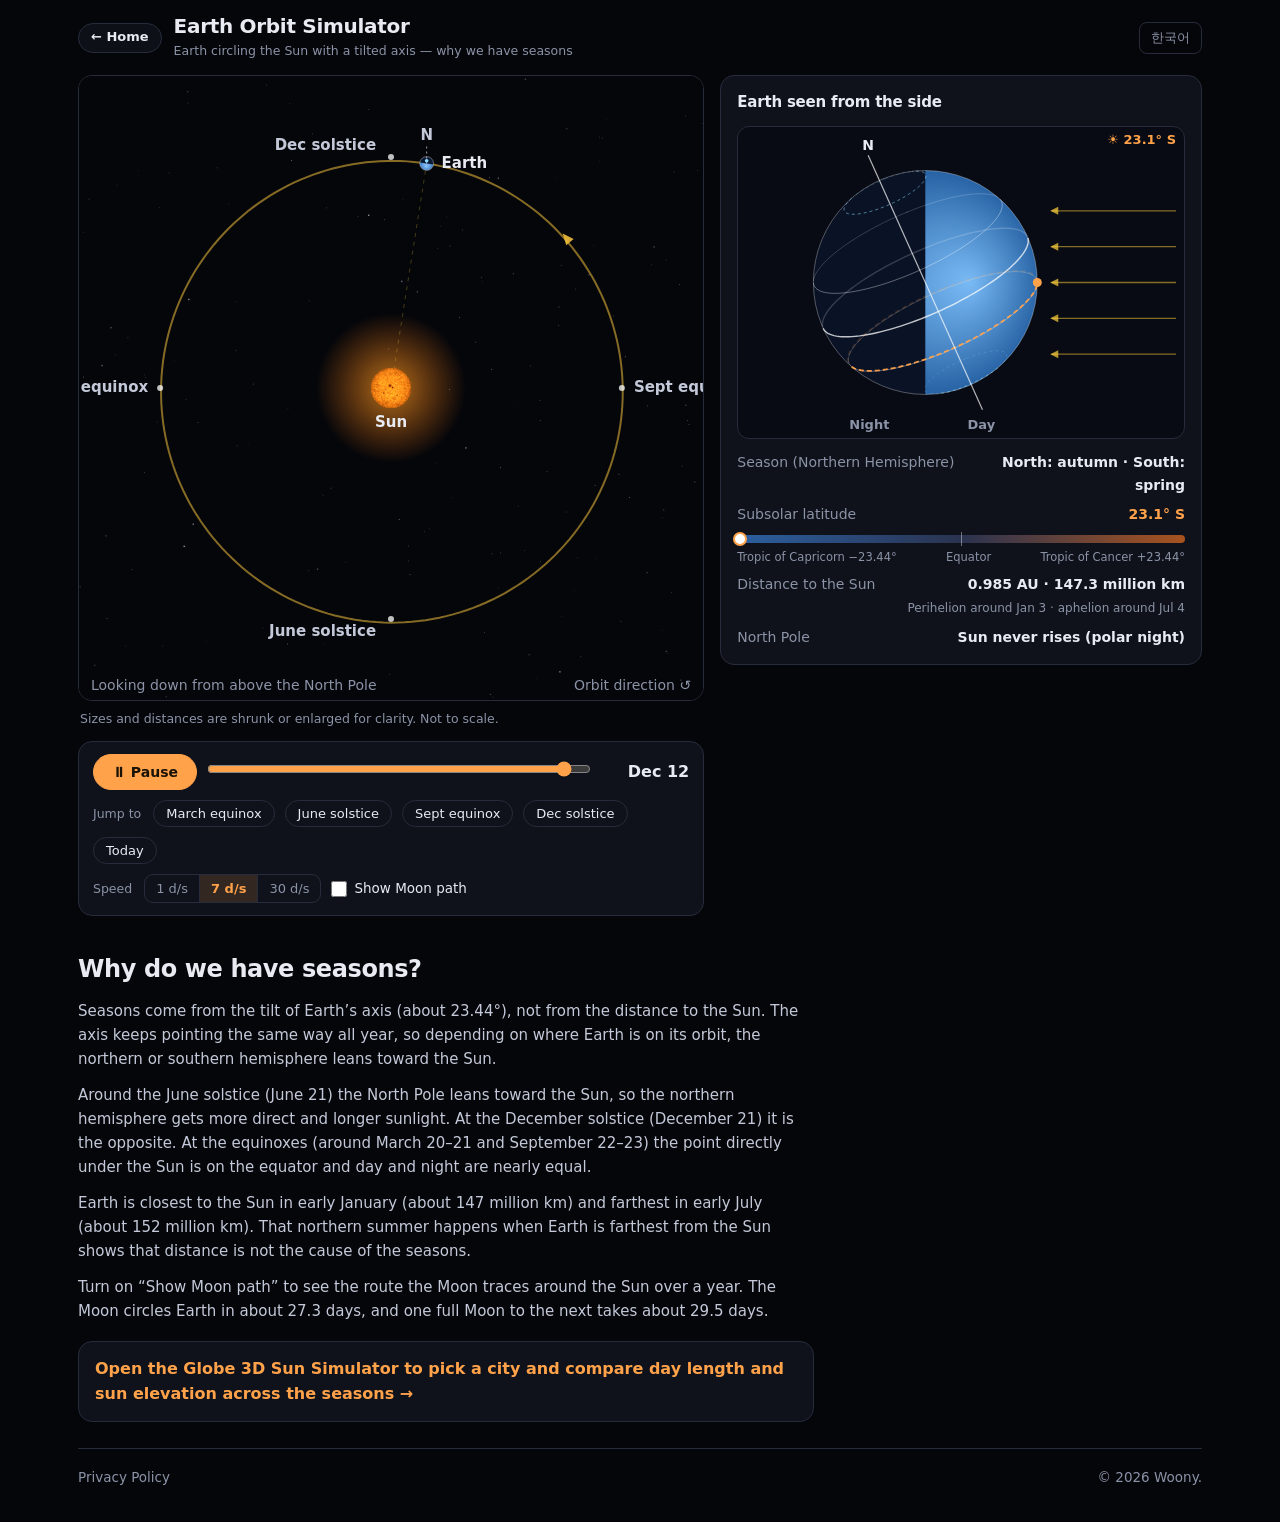
<file: orbit-sun-earth.html>
<!DOCTYPE html>
<html lang="ko">
<head>
<meta charset="utf-8">
<meta name="viewport" content="width=device-width, initial-scale=1">
<title>지구 공전 궤도 시뮬레이터 · 계절이 생기는 이유</title>
<meta name="description" content="태양 둘레를 도는 지구와 기울어진 지축을 날짜 슬라이더로 따라가며 계절이 생기는 이유를 확인하세요. 춘분·하지·추분·동지, 태양까지의 거리, 달의 궤적까지 브라우저에서 바로 볼 수 있습니다.">
<link rel="canonical" href="https://woonykorea-ctrl.github.io/woony-s-world/orbit-sun-earth.html">
<meta name="theme-color" content="#05060a">
<meta property="og:type" content="website">
<meta property="og:site_name" content="우니의 과학 시뮬레이터">
<meta property="og:title" content="지구 공전 궤도 시뮬레이터 · 계절이 생기는 이유">
<meta property="og:description" content="날짜 슬라이더로 지구의 공전과 기울어진 지축을 따라가며 계절이 생기는 이유를 확인하세요.">
<meta property="og:url" content="https://woonykorea-ctrl.github.io/woony-s-world/orbit-sun-earth.html">
<meta property="og:image" content="https://woonykorea-ctrl.github.io/woony-s-world/assets/og-card.png">
<meta name="twitter:card" content="summary_large_image">
<link rel="icon" href="assets/favicon.svg" type="image/svg+xml">
<style>
:root{
  --bg:#05060a; --panel:#0f121a; --line:#262c3b; --text:#e8ebf2; --dim:#8b93a7;
  --hot:#ffa24a; --yellow:#ffd23d; --blue:#8fdcff;
  --font:"Pretendard","Apple SD Gothic Neo","Noto Sans KR","Malgun Gothic","Noto Sans CJK KR",system-ui,-apple-system,"Segoe UI",sans-serif;
}
*{box-sizing:border-box}
html{-webkit-text-size-adjust:100%}
body{margin:0;background:var(--bg);color:var(--text);font-family:var(--font);line-height:1.6;word-break:keep-all;overflow-wrap:anywhere;-webkit-font-smoothing:antialiased}
a{color:inherit}
[hidden]{display:none!important}
button{font-family:inherit;cursor:pointer;color:inherit}
.wrap{max-width:1160px;margin:0 auto;padding:0 18px}

/* 상단 바 */
.bar{display:flex;align-items:center;gap:12px;padding:14px 0}
.home{flex:none;display:inline-flex;align-items:center;height:30px;padding:0 12px;border:1px solid var(--line);border-radius:999px;background:#0f121ae0;
  font-size:13px;font-weight:600;text-decoration:none}
.home:hover{border-color:var(--dim)}
.ttl{flex:1;min-width:0}
.ttl h1{margin:0;font-size:clamp(16px,3.6vw,20px);line-height:1.25;letter-spacing:-.3px}
.ttl p{margin:2px 0 0;font-size:12.5px;color:var(--dim)}
.ghost{flex:none;background:none;border:1px solid var(--line);border-radius:8px;padding:6px 11px;font-size:13px;color:var(--dim)}
.ghost:hover{color:var(--text);border-color:var(--dim)}
:focus-visible{outline:2px solid var(--blue);outline-offset:2px}

/* 본문 배치: 왼쪽 궤도+조작, 오른쪽 패널 */
.stage{display:grid;grid-template-columns:minmax(0,1.3fr) minmax(0,1fr);gap:16px;align-items:start}
.card{background:var(--panel);border:1px solid var(--line);border-radius:14px}
.orbitBox{position:relative;width:min(100%,660px);aspect-ratio:1/1;margin:0 auto;border-radius:14px;overflow:hidden;border:1px solid var(--line);background:#05060a}
.orbitBox canvas{display:block;width:100%;height:100%}
.note{margin:8px 2px 0;font-size:12.5px;color:var(--dim)}

.ctrl{margin-top:12px;padding:12px 14px;display:grid;gap:10px}
.row{display:flex;flex-wrap:wrap;align-items:center;gap:10px}
.play{min-width:104px;padding:9px 16px;border-radius:999px;border:1px solid var(--hot);background:var(--hot);color:#1a1206;font-weight:700;font-size:14px}
.play:hover{background:#ffb468}
.sliderWrap{flex:1 1 200px;min-width:0}
input[type=range]{width:100%;margin:0;accent-color:var(--hot)}
.dayNo{flex:none;font-weight:700;font-size:16px;min-width:5.5em;text-align:right}
.lbl{font-size:12.5px;color:var(--dim);margin-right:2px}
.seg{display:inline-flex;border:1px solid var(--line);border-radius:9px;overflow:hidden}
.seg button{background:none;border:0;padding:6px 11px;font-size:13px;color:var(--dim);border-right:1px solid var(--line)}
.seg button:last-child{border-right:0}
.seg button[aria-pressed="true"]{background:#ffa24a26;color:var(--hot);font-weight:700}
.chip{background:none;border:1px solid var(--line);border-radius:999px;padding:5px 12px;font-size:13px;color:var(--text)}
.chip:hover{border-color:var(--dim)}
.tog{display:inline-flex;align-items:center;gap:7px;font-size:13.5px;cursor:pointer;user-select:none}
.tog input{accent-color:var(--hot);width:16px;height:16px;margin:0}

/* 패널 */
.panel{padding:14px 16px 16px;display:grid;gap:12px}
.panel h2{margin:0;font-size:15px;letter-spacing:-.2px}
.sideBox{position:relative;width:100%;aspect-ratio:10/7;border:1px solid var(--line);border-radius:12px;background:#080b13;overflow:hidden}
.sideBox canvas{display:block;width:100%;height:100%}
.rows{display:grid;gap:7px}
.r{display:flex;justify-content:space-between;align-items:baseline;gap:14px;font-size:14px}
.r span{color:var(--dim);flex:none}
.r b{font-weight:600;text-align:right}
.r b.hot{color:var(--hot)}
.sub{font-size:12px;color:var(--dim);margin-top:-3px;text-align:right}
.meter{margin-top:2px}
.track{position:relative;height:8px;border-radius:6px;background:linear-gradient(90deg,#2b5fa0,#2a3350 50%,#a8531f)}
.track i{position:absolute;top:50%;width:14px;height:14px;margin:-7px 0 0 -7px;border-radius:50%;background:#fff;border:2px solid var(--hot)}
.track u{position:absolute;left:50%;top:-3px;bottom:-3px;width:1px;background:#ffffff66}
.ends{display:flex;justify-content:space-between;font-size:11.5px;color:var(--dim);margin-top:5px;gap:6px}
.ends span:nth-child(2){text-align:center}
.ends span:last-child{text-align:right}
.moonNote{font-size:12.5px;color:var(--dim);margin:0}

/* 설명 글 */
.explain{margin:34px 0 10px;max-width:46em}
.explain h2{margin:0 0 10px;font-size:clamp(19px,4vw,24px);letter-spacing:-.4px}
.explain p{margin:0 0 12px;color:#c3c9d8;font-size:15px}
.explain .more{margin-top:18px;padding:14px 16px}
.explain .more a{color:var(--hot);font-weight:600;text-decoration:none}
.explain .more a:hover{text-decoration:underline}
.foot{margin-top:26px;padding:18px 0 34px;border-top:1px solid var(--line);display:flex;flex-wrap:wrap;gap:8px 20px;justify-content:space-between;color:var(--dim);font-size:13.5px}
.foot a{text-decoration:none;color:var(--dim)}
.foot a:hover{color:var(--text);text-decoration:underline}

@media (max-width:900px){
  .stage{grid-template-columns:minmax(0,1fr)}
}
@media (max-width:480px){
  .wrap{padding:0 14px}
  .bar{gap:8px}
  .home{padding:0 10px}
  .ctrl{padding:11px 12px}
  .dayNo{min-width:0;text-align:left}
}
@media (prefers-reduced-motion:reduce){*{scroll-behavior:auto}}
</style>
</head>
<body>
<div class="wrap">
  <header class="bar">
    <a id="home" class="home" href="./?lang=ko" data-i18n="home">← 홈</a>
    <div class="ttl">
      <h1 data-i18n="title">지구 공전 궤도 시뮬레이터</h1>
      <p data-i18n="subtitle">태양 둘레를 도는 지구와 기울어진 지축 — 계절이 생기는 이유</p>
    </div>
    <button id="btnLang" class="ghost" type="button" aria-label="Language">EN</button>
  </header>

  <main class="stage">
    <section>
      <div class="orbitBox"><canvas id="orbit" role="img" aria-label="지구 공전 궤도"></canvas></div>
      <p class="note" data-i18n="scaleNote">크기와 거리는 보기 쉽게 줄이거나 키워서 그렸습니다. 실제 비율이 아닙니다.</p>

      <div class="ctrl card">
        <div class="row">
          <button id="btnPlay" class="play" type="button">⏸</button>
          <div class="sliderWrap"><input id="sDay" type="range" min="0" max="365" step="0.01" value="0" aria-label="날짜"></div>
          <div class="dayNo" id="vDate">—</div>
        </div>
        <div class="row">
          <span class="lbl" data-i18n="lblJump">계절 지점으로</span>
          <button class="chip" type="button" data-ev="0" data-i18n="evSpring">춘분</button>
          <button class="chip" type="button" data-ev="1" data-i18n="evSummer">하지</button>
          <button class="chip" type="button" data-ev="2" data-i18n="evAutumn">추분</button>
          <button class="chip" type="button" data-ev="3" data-i18n="evWinter">동지</button>
          <button class="chip" type="button" id="btnToday" data-i18n="today">오늘 날짜</button>
        </div>
        <div class="row">
          <span class="lbl" data-i18n="lblSpeed">재생 속도</span>
          <span class="seg" id="speedSeg">
            <button type="button" data-sp="1" aria-pressed="false" data-i18n="sp1">1일/초</button>
            <button type="button" data-sp="7" aria-pressed="true" data-i18n="sp7">7일/초</button>
            <button type="button" data-sp="30" aria-pressed="false" data-i18n="sp30">30일/초</button>
          </span>
          <label class="tog"><input id="chkMoon" type="checkbox"><span data-i18n="moon">달 궤적 보기</span></label>
        </div>
      </div>
    </section>

    <aside class="panel card">
      <h2 data-i18n="sideTitle">옆에서 본 지구</h2>
      <div class="sideBox"><canvas id="side" role="img" aria-label="옆에서 본 지구"></canvas></div>
      <div class="rows">
        <div class="r"><span data-i18n="rSeason">계절 (북반구 기준)</span><b id="vSeason">—</b></div>
        <div class="r"><span data-i18n="rDecl">태양 바로 밑 위도</span><b id="vDecl" class="hot">—</b></div>
        <div class="meter">
          <div class="track"><u></u><i id="mDot"></i></div>
          <div class="ends"><span data-i18n="gS">남회귀선 −23.44°</span><span data-i18n="gE">적도</span><span data-i18n="gN">북회귀선 +23.44°</span></div>
        </div>
        <div class="r"><span data-i18n="rDist">태양까지 거리</span><b id="vDist">—</b></div>
        <div class="sub" data-i18n="distNote">근일점 1월 3일경 · 원일점 7월 4일경</div>
        <div class="r"><span data-i18n="rPole">북극점</span><b id="vPole">—</b></div>
        <div class="r" id="rMoon" hidden><span data-i18n="rMoonAge">달의 나이(월령)</span><b id="vMoon">—</b></div>
      </div>
      <p class="moonNote" id="moonNote" hidden data-i18n="moonNote">달 궤적의 물결은 달 궤도를 크게 그린 탓입니다. 실제 크기라면 태양 둘레를 도는 완만한 곡선입니다.</p>
    </aside>
  </main>

  <article class="explain">
    <h2 data-i18n="exH">계절은 왜 생길까요?</h2>
    <p data-i18n="ex1">계절을 만드는 것은 태양까지의 거리가 아니라 지구 자전축의 기울기(약 23.44°)입니다. 자전축은 공전하는 내내 같은 방향을 가리키기 때문에, 공전 궤도 위의 위치에 따라 북반구와 남반구가 번갈아 태양 쪽으로 기웁니다.</p>
    <p data-i18n="ex2">하지(6월 21일경)에는 북극 쪽이 태양을 향해 기울어 북반구에 햇빛이 더 곧게, 더 오래 닿습니다. 동지(12월 21일경)에는 반대입니다. 춘분과 추분(3월 20~21일경, 9월 22~23일경)에는 태양 바로 밑 지점이 적도 위에 있어 낮과 밤의 길이가 거의 같습니다.</p>
    <p data-i18n="ex3">지구는 1월 초에 태양과 가장 가깝고(약 1억 4,700만 km) 7월 초에 가장 멉니다(약 1억 5,200만 km). 북반구의 여름이 태양에서 가장 먼 때라는 점이 계절이 거리 때문이 아니라는 증거입니다.</p>
    <p data-i18n="ex4">‘달 궤적 보기’를 켜면 한 해 동안 달이 태양 둘레에서 그리는 길을 볼 수 있습니다. 달은 약 27.3일에 지구를 한 바퀴 돌고, 보름달에서 다음 보름달까지는 약 29.5일이 걸립니다.</p>
    <div class="card more"><a id="moreLink" href="globe-sun-path.html" data-i18n="more">지구본 3D 태양 시뮬레이터에서 도시를 골라 계절별 낮의 길이와 태양 고도를 확인해 보세요 →</a></div>
  </article>

  <footer class="foot">
    <a href="privacy.html" data-i18n="privacy">개인정보처리방침</a>
    <span>© 2026 Woony.</span>
  </footer>
</div>

<script>
(function () {
'use strict';
var D2R = Math.PI / 180, TAU = Math.PI * 2;

/* ================= 문구 (한/영) ================= */
var T = {
  ko: {
    home:'← 홈', title:'지구 공전 궤도 시뮬레이터', subtitle:'태양 둘레를 도는 지구와 기울어진 지축 — 계절이 생기는 이유',
    scaleNote:'크기와 거리는 보기 쉽게 줄이거나 키워서 그렸습니다. 실제 비율이 아닙니다.',
    lblJump:'계절 지점으로', evSpring:'춘분', evSummer:'하지', evAutumn:'추분', evWinter:'동지', today:'오늘 날짜',
    lblSpeed:'재생 속도', sp1:'1일/초', sp7:'7일/초', sp30:'30일/초', moon:'달 궤적 보기',
    sideTitle:'옆에서 본 지구', rSeason:'계절 (북반구 기준)', rDecl:'태양 바로 밑 위도',
    gS:'남회귀선 −23.44°', gE:'적도', gN:'북회귀선 +23.44°',
    rDist:'태양까지 거리', distNote:'근일점 1월 3일경 · 원일점 7월 4일경', rPole:'북극점', rMoonAge:'달의 나이(월령)',
    moonNote:'달 궤적의 물결은 달 궤도를 크게 그린 탓입니다. 실제 크기라면 태양 둘레를 도는 완만한 곡선입니다.',
    play:'▶ 재생', pause:'⏸ 일시정지',
    topNote:'북극 위에서 내려다본 모습', sunLbl:'태양', earthLbl:'지구', dir:'공전 방향 ↺',
    night:'밤', day:'낮', axisN:'N',
    seasons:['봄','여름','가을','겨울'], seasonFmt:function(a,b){return '북반구 '+a+' · 남반구 '+b;},
    north:'북위', south:'남위', polarDay:'해가 지지 않음(백야)', polarNight:'해가 뜨지 않음(극야)', polarMix:'낮과 밤이 교대',
    days:'일', date:function(m,d){return m+'월 '+d+'일';},
    ariaOrbit:function(o){return '지구 공전 궤도. '+o;}, ariaSide:'옆에서 본 지구와 지축 기울기',
    exH:'계절은 왜 생길까요?',
    ex1:'계절을 만드는 것은 태양까지의 거리가 아니라 지구 자전축의 기울기(약 23.44°)입니다. 자전축은 공전하는 내내 같은 방향을 가리키기 때문에, 공전 궤도 위의 위치에 따라 북반구와 남반구가 번갈아 태양 쪽으로 기웁니다.',
    ex2:'하지(6월 21일경)에는 북극 쪽이 태양을 향해 기울어 북반구에 햇빛이 더 곧게, 더 오래 닿습니다. 동지(12월 21일경)에는 반대입니다. 춘분과 추분(3월 20~21일경, 9월 22~23일경)에는 태양 바로 밑 지점이 적도 위에 있어 낮과 밤의 길이가 거의 같습니다.',
    ex3:'지구는 1월 초에 태양과 가장 가깝고(약 1억 4,700만 km) 7월 초에 가장 멉니다(약 1억 5,200만 km). 북반구의 여름이 태양에서 가장 먼 때라는 점이 계절이 거리 때문이 아니라는 증거입니다.',
    ex4:'‘달 궤적 보기’를 켜면 한 해 동안 달이 태양 둘레에서 그리는 길을 볼 수 있습니다. 달은 약 27.3일에 지구를 한 바퀴 돌고, 보름달에서 다음 보름달까지는 약 29.5일이 걸립니다.',
    more:'지구본 3D 태양 시뮬레이터에서 도시를 골라 계절별 낮의 길이와 태양 고도를 확인해 보세요 →', privacy:'개인정보처리방침',
    pageTitle:'지구 공전 궤도 시뮬레이터 · 계절이 생기는 이유'
  },
  en: {
    home:'← Home', title:'Earth Orbit Simulator', subtitle:'Earth circling the Sun with a tilted axis — why we have seasons',
    scaleNote:'Sizes and distances are shrunk or enlarged for clarity. Not to scale.',
    lblJump:'Jump to', evSpring:'March equinox', evSummer:'June solstice', evAutumn:'Sept equinox', evWinter:'Dec solstice', today:'Today',
    lblSpeed:'Speed', sp1:'1 d/s', sp7:'7 d/s', sp30:'30 d/s', moon:'Show Moon path',
    sideTitle:'Earth seen from the side', rSeason:'Season (Northern Hemisphere)', rDecl:'Subsolar latitude',
    gS:'Tropic of Capricorn −23.44°', gE:'Equator', gN:'Tropic of Cancer +23.44°',
    rDist:'Distance to the Sun', distNote:'Perihelion around Jan 3 · aphelion around Jul 4', rPole:'North Pole', rMoonAge:'Moon age',
    moonNote:'The waves in the Moon path come from drawing its orbit large. At true scale it is a gentle curve around the Sun.',
    play:'▶ Play', pause:'⏸ Pause',
    topNote:'Looking down from above the North Pole', sunLbl:'Sun', earthLbl:'Earth', dir:'Orbit direction ↺',
    night:'Night', day:'Day', axisN:'N',
    seasons:['spring','summer','autumn','winter'], seasonFmt:function(a,b){return 'North: '+a+' · South: '+b;},
    north:'N', south:'S', polarDay:'Sun never sets (midnight sun)', polarNight:'Sun never rises (polar night)', polarMix:'Day and night alternate',
    days:'d', date:function(m,d){return ['Jan','Feb','Mar','Apr','May','Jun','Jul','Aug','Sep','Oct','Nov','Dec'][m-1]+' '+d;},
    ariaOrbit:function(o){return 'Earth orbit around the Sun. '+o;}, ariaSide:'Earth seen from the side showing axial tilt',
    exH:'Why do we have seasons?',
    ex1:'Seasons come from the tilt of Earth’s axis (about 23.44°), not from the distance to the Sun. The axis keeps pointing the same way all year, so depending on where Earth is on its orbit, the northern or southern hemisphere leans toward the Sun.',
    ex2:'Around the June solstice (June 21) the North Pole leans toward the Sun, so the northern hemisphere gets more direct and longer sunlight. At the December solstice (December 21) it is the opposite. At the equinoxes (around March 20–21 and September 22–23) the point directly under the Sun is on the equator and day and night are nearly equal.',
    ex3:'Earth is closest to the Sun in early January (about 147 million km) and farthest in early July (about 152 million km). That northern summer happens when Earth is farthest from the Sun shows that distance is not the cause of the seasons.',
    ex4:'Turn on “Show Moon path” to see the route the Moon traces around the Sun over a year. The Moon circles Earth in about 27.3 days, and one full Moon to the next takes about 29.5 days.',
    more:'Open the Globe 3D Sun Simulator to pick a city and compare day length and sun elevation across the seasons →', privacy:'Privacy Policy',
    pageTitle:'Earth Orbit Simulator · Why We Have Seasons'
  }
};
var DESC = {
  ko:'태양 둘레를 도는 지구와 기울어진 지축을 날짜 슬라이더로 따라가며 계절이 생기는 이유를 확인하세요. 춘분·하지·추분·동지, 태양까지의 거리, 달의 궤적까지 브라우저에서 바로 볼 수 있습니다.',
  en:'Follow Earth around the Sun with a date slider and see how its tilted axis causes the seasons. Explore equinoxes, solstices, the Earth-Sun distance and the Moon’s path right in your browser.'
};

/* ================= 천문 계산 ================= */
var EPS = 23.44 * D2R, E_ORB = 0.0167086, T_ANOM = 365.2596, D_PERI = 2.72, VARPI = 103.39 * D2R, AU_KM = 149597870.7;
var T_SIN = 27.321661, T_SYN = 29.530589, NEW_MOON_D = 17.83; // 2026-01-18 19:52 UTC 신월
var YEAR = 365; // 슬라이더가 한 바퀴로 보는 날수(1월 1일 0시 = 0)

function wrap(a) { a %= TAU; return a < 0 ? a + TAU : a; }
function kepler(M, e) { var E = M; for (var i = 0; i < 8; i++) E -= (E - e * Math.sin(E) - M) / (1 - e * Math.cos(E)); return E; }
/** d: 1월 1일 0시(UTC)부터의 일수. 태양 기준 지구의 위치(황도 좌표). L은 지구의 일심 황경 */
function earthAt(d) {
  var M = wrap(TAU * (d - D_PERI) / T_ANOM), E = kepler(M, E_ORB);
  var nu = 2 * Math.atan2(Math.sqrt(1 + E_ORB) * Math.sin(E / 2), Math.sqrt(1 - E_ORB) * Math.cos(E / 2));
  return { r: 1 - E_ORB * Math.cos(E), L: wrap(nu + VARPI) };
}
function declOf(L) { return Math.asin(-Math.sin(EPS) * Math.sin(L)); }         // 태양 바로 밑 위도
function lamSun(L) { return wrap(L + Math.PI); }                                // 지구에서 본 태양의 황경
function elongAt(d) { return wrap(TAU * (d - NEW_MOON_D) / T_SYN); }            // 달-태양 이각
function moonAge(d) { var a = (d - NEW_MOON_D) % T_SYN; return a < 0 ? a + T_SYN : a; }

// 춘분·하지·추분·동지가 오는 날(태양 황경 0·90·180·270°)을 계산
function findEvents() {
  var out = [0, 0, 0, 0], targets = [0, 90, 180, 270], step = 0.05, prev = lamSun(earthAt(0).L) / D2R;
  for (var d = step; d <= 366; d += step) {
    var cur = lamSun(earthAt(d).L) / D2R, delta = ((cur - prev + 540) % 360) - 180;
    for (var k = 0; k < 4; k++) {
      var a = (targets[k] - prev + 360) % 360;
      if (a > 0 && a <= delta && !out[k]) out[k] = d - step + step * (a / delta);
    }
    prev = cur;
  }
  return out;
}
var EVENTS = findEvents();                                   // [춘분, 하지, 추분, 동지]의 d
var EV_L = [Math.PI, 1.5 * Math.PI, 0, 0.5 * Math.PI];       // 그 날 지구의 일심 황경

/* ================= 상태·언어 ================= */
var state = { d: 0, playing: true, speed: 7, moon: false, lang: 'ko', dirty: true };
var reduced = window.matchMedia && matchMedia('(prefers-reduced-motion: reduce)').matches;
if (reduced) state.playing = false;

function lsGet(k) { try { return localStorage.getItem(k); } catch (e) { return null; } }
function lsSet(k, v) { try { localStorage.setItem(k, v); } catch (e) {} }
function detectLang() {
  var q = /[?&]lang=(ko|en)\b/.exec(location.search); if (q) return q[1];
  var s = lsGet('fe.orbit.lang') || lsGet('fe.hub.lang'); if (s === 'ko' || s === 'en') return s;
  var nl = (navigator.languages && navigator.languages[0]) || navigator.language || 'ko';
  return /^ko/i.test(nl) ? 'ko' : 'en';
}
function todayD() {
  var n = new Date(), y = n.getFullYear();
  return Math.min(YEAR - 0.01, (Date.UTC(y, n.getMonth(), n.getDate()) - Date.UTC(y, 0, 1)) / 864e5 + n.getHours() / 24);
}
function mdOf(d) { var t = new Date(Date.UTC(2026, 0, 1) + Math.floor(d) * 864e5); return [t.getUTCMonth() + 1, t.getUTCDate()]; }

var $ = function (id) { return document.getElementById(id); };
function tr() { return T[state.lang]; }

function applyLang() {
  var t = tr();
  document.documentElement.lang = state.lang;
  document.querySelectorAll('[data-i18n]').forEach(function (el) { var v = t[el.getAttribute('data-i18n')]; if (typeof v === 'string') el.textContent = v; });
  document.title = t.pageTitle;
  var md = document.querySelector('meta[name="description"]'); if (md) md.setAttribute('content', DESC[state.lang]);
  $('btnLang').textContent = state.lang === 'ko' ? 'EN' : '한국어';
  $('home').setAttribute('href', state.lang === 'en' ? 'en/?lang=en' : './?lang=ko');
  $('home').setAttribute('aria-label', state.lang === 'en' ? 'Back to Woony’s Science Simulators home' : '우니의 과학 시뮬레이터 홈으로');
  $('side').setAttribute('aria-label', t.ariaSide);
  $('sDay').setAttribute('aria-label', state.lang === 'en' ? 'Date' : '날짜');
  setPlayLabel(); state.dirty = true; lastAria = '';
}
function setPlayLabel() { $('btnPlay').textContent = state.playing ? tr().pause : tr().play; }

/* ================= 그리기 도구 ================= */
function rng32(a) { return function () { a |= 0; a = a + 0x6D2B79F5 | 0; var t = Math.imul(a ^ a >>> 15, 1 | a); t = t + Math.imul(t ^ t >>> 7, 61 | t) ^ t; return ((t ^ t >>> 14) >>> 0) / 4294967296; }; }
function hash(ix, iy) { var h = Math.imul(ix, 374761393) ^ Math.imul(iy, 668265263); h = Math.imul(h ^ (h >>> 13), 1274126177); h ^= h >>> 16; return (h >>> 0) / 4294967295; }
function vnoise(x, y) {
  var ix = Math.floor(x), iy = Math.floor(y), fx = x - ix, fy = y - iy, u = fx * fx * (3 - 2 * fx), v = fy * fy * (3 - 2 * fy);
  var a = hash(ix, iy), b = hash(ix + 1, iy), c = hash(ix, iy + 1), d = hash(ix + 1, iy + 1);
  return a + (b - a) * u + (c - a) * v + (a - b - c + d) * u * v;
}
function makeSun(dpx) { // 영상과 같은 질감: 가장자리 어두워짐 + 알갱이 + 흑점
  var c = document.createElement('canvas'); c.width = c.height = dpx; var x = c.getContext('2d'), im = x.createImageData(dpx, dpx), dat = im.data;
  var spots = [[-0.05, -0.12, 0.10], [0.08, -0.02, 0.06], [-0.35, 0.25, 0.05], [0.3, 0.35, 0.04]];
  for (var py = 0; py < dpx; py++) for (var px = 0; px < dpx; px++) {
    var nx = (px - (dpx - 1) / 2) / ((dpx - 1) / 2), ny = (py - (dpx - 1) / 2) / ((dpx - 1) / 2), rr = nx * nx + ny * ny, i = (py * dpx + px) * 4;
    if (rr > 1) { dat[i + 3] = 0; continue; }
    var nz = Math.sqrt(1 - rr), limb = 0.45 + 0.55 * Math.pow(nz, 0.6);
    var s = px * 270 / dpx, t = py * 270 / dpx;
    var gran = vnoise(s / 5, t / 5) * 0.5 + vnoise(s / 10, t / 10) * 0.3 + vnoise(s / 20, t / 20) * 0.2;
    var sp = 1; for (var k = 0; k < 4; k++) sp -= 0.75 * Math.exp(-((nx - spots[k][0]) * (nx - spots[k][0]) + (ny - spots[k][1]) * (ny - spots[k][1])) / (2 * Math.pow(spots[k][2] / 2, 2)));
    var b = Math.min(1.3, Math.max(0, limb * (0.7 + 0.6 * gran) * sp));
    dat[i] = Math.min(255, 255 * (0.95 * b + 0.15)); dat[i + 1] = Math.min(255, 255 * 0.62 * Math.pow(b, 1.2)); dat[i + 2] = Math.min(255, 255 * 0.12 * b * b);
    dat[i + 3] = Math.min(1, (1 - rr) * 40) * 255;
  }
  x.putImageData(im, 0, 0); return c;
}
function fit(cv) { // 캔버스를 CSS 크기에 맞춤(고해상도 대응)
  var r = cv.getBoundingClientRect(), dpr = Math.min(window.devicePixelRatio || 1, 2.5), w = Math.max(1, Math.round(r.width)), h = Math.max(1, Math.round(r.height));
  if (cv.width !== Math.round(w * dpr) || cv.height !== Math.round(h * dpr)) { cv.width = Math.round(w * dpr); cv.height = Math.round(h * dpr); }
  var ctx = cv.getContext('2d'); ctx.setTransform(dpr, 0, 0, dpr, 0, 0); return { ctx: ctx, w: w, h: h, dpr: dpr };
}
function fontFam() { return getComputedStyle(document.body).fontFamily; }
function halfDisc(ctx, x, y, R, th) { ctx.beginPath(); ctx.arc(x, y, R, th - Math.PI / 2, th + Math.PI / 2); ctx.closePath(); }

/* ================= 궤도 화면 ================= */
var orb = { sun: null, sunR: 0, stars: null, sw: 0, sh: 0, moonPath: null, key: '' };
function drawOrbit(d) {
  var f = fit($('orbit')), ctx = f.ctx, w = f.w, h = f.h, t = tr();
  var cx = w / 2, cy = h / 2, Rp = Math.min(w, h) * 0.37, Rs = Rp * 0.09, Re = Math.max(5, Rp * 0.03), Rm = Rp * 0.07, rm = Math.max(2.2, Rp * 0.012);
  var fs = Math.max(11, Math.min(15, w / 38)), key = w + 'x' + h + ':' + f.dpr;
  if (orb.key !== key) {
    orb.key = key; orb.sunR = Rs; orb.sun = makeSun(Math.max(20, Math.round(Rs * 2 * f.dpr)));
    var st = document.createElement('canvas'); st.width = Math.round(w * f.dpr); st.height = Math.round(h * f.dpr);
    var sx = st.getContext('2d'); sx.scale(f.dpr, f.dpr); var rnd = rng32(7);
    for (var i = 0; i < 160; i++) { var g = 60 + rnd() * 130 | 0; sx.fillStyle = 'rgba(' + g + ',' + g + ',' + (g + 15) + ',' + (0.35 + rnd() * 0.5) + ')'; var r = rnd() < 0.1 ? 1.4 : 0.8; sx.fillRect(rnd() * w, rnd() * h, r, r); }
    orb.stars = st;
    // 달 궤적(한 해, 크기에 따라 고정)
    var p = new Path2D(); for (var dd = 0; dd <= YEAR; dd += 0.25) { var pt = moonScreen(dd, cx, cy, Rp, Rm); dd === 0 ? p.moveTo(pt[0], pt[1]) : p.lineTo(pt[0], pt[1]); }
    orb.moonPath = p;
  }
  ctx.clearRect(0, 0, w, h); ctx.fillStyle = '#05060a'; ctx.fillRect(0, 0, w, h); ctx.drawImage(orb.stars, 0, 0, w, h);

  // 태양 빛 번짐
  var gl = ctx.createRadialGradient(cx, cy, Rs * 0.8, cx, cy, Rs * 3.6); gl.addColorStop(0, 'rgba(255,150,30,.55)'); gl.addColorStop(1, 'rgba(255,120,20,0)');
  ctx.fillStyle = gl; ctx.beginPath(); ctx.arc(cx, cy, Rs * 3.6, 0, TAU); ctx.fill();

  // 공전 궤도(이심률 0.017이라 거의 원)
  ctx.lineWidth = 2; ctx.strokeStyle = 'rgba(240,190,60,.55)'; ctx.beginPath();
  for (var a = 0; a <= TAU + 0.02; a += 0.03) { var rr = (1 - E_ORB * E_ORB) / (1 + E_ORB * Math.cos(a - VARPI)); var X = cx + Rp * rr * Math.cos(a), Y = cy - Rp * rr * Math.sin(a); a === 0 ? ctx.moveTo(X, Y) : ctx.lineTo(X, Y); }
  ctx.stroke();

  // 공전 방향 화살표 (위에서 볼 때 반시계)
  var aa = 40 * D2R, ax = cx + Rp * Math.cos(aa), ay = cy - Rp * Math.sin(aa), tx = -Math.sin(aa), ty = -Math.cos(aa), ah = Math.max(7, Rp * 0.035);
  ctx.fillStyle = 'rgba(240,190,60,.9)'; ctx.beginPath(); ctx.moveTo(ax + tx * ah, ay + ty * ah); ctx.lineTo(ax - tx * ah * 0.4 - ty * ah * 0.6, ay - ty * ah * 0.4 + tx * ah * 0.6); ctx.lineTo(ax - tx * ah * 0.4 + ty * ah * 0.6, ay - ty * ah * 0.4 - tx * ah * 0.6); ctx.closePath(); ctx.fill();

  // 춘분·하지·추분·동지 지점
  ctx.font = '600 ' + fs + 'px ' + fontFam(); ctx.textBaseline = 'middle';
  var names = [t.evSpring, t.evSummer, t.evAutumn, t.evWinter];
  for (var k = 0; k < 4; k++) {
    var L = EV_L[k], ex = cx + Rp * Math.cos(L), ey = cy - Rp * Math.sin(L);
    ctx.fillStyle = 'rgba(255,255,255,.75)'; ctx.beginPath(); ctx.arc(ex, ey, 3, 0, TAU); ctx.fill();
    var vert = Math.abs(Math.cos(L)) < 0.3; // 위·아래 지점은 지축 표시(N)와 겹치지 않게 더 멀리
    ctx.fillStyle = '#c3c9d8'; ctx.textAlign = (!vert && Math.cos(L) > 0) ? 'left' : 'right';   // 위·아래 지점은 왼쪽에 둠(오른쪽은 '지구' 표시 자리)
    var lx = vert ? ex - Re - 8 : ex + Math.cos(L) * 12, ly = vert ? (Math.sin(L) > 0 ? ey - 11 : ey + 13) : ey;
    ctx.fillText(names[k], lx, ly);
  }

  // 달 궤적
  var e = earthAt(d), ex2 = cx + Rp * e.r * Math.cos(e.L), ey2 = cy - Rp * e.r * Math.sin(e.L);
  if (state.moon) {
    ctx.lineWidth = 1; ctx.strokeStyle = 'rgba(190,205,255,.28)'; ctx.stroke(orb.moonPath);
    ctx.lineWidth = 1.6; ctx.strokeStyle = 'rgba(210,225,255,.85)'; ctx.beginPath();
    for (var q = Math.max(0, d - 45), first = true; q <= d + 0.001; q += 0.25) { var mp = moonScreen(q, cx, cy, Rp, Rm); first ? ctx.moveTo(mp[0], mp[1]) : ctx.lineTo(mp[0], mp[1]); first = false; }
    ctx.stroke();
  }

  // 태양-지구 선
  ctx.strokeStyle = 'rgba(255,210,61,.25)'; ctx.lineWidth = 1; ctx.setLineDash([4, 5]); ctx.beginPath(); ctx.moveTo(cx, cy); ctx.lineTo(ex2, ey2); ctx.stroke(); ctx.setLineDash([]);

  // 태양
  ctx.drawImage(orb.sun, cx - Rs, cy - Rs, Rs * 2, Rs * 2);
  ctx.fillStyle = '#e8ebf2'; ctx.textAlign = 'center'; ctx.fillText(t.sunLbl, cx, cy + Rs + 14);

  // 지구(위에서 본 모습): 태양 쪽 절반이 밝음, 지축 기울기는 항상 위쪽(+y)으로
  var sx2 = -Math.cos(e.L), sy2 = Math.sin(e.L), th = Math.atan2(sy2, sx2); // 화면 좌표의 태양 방향
  ctx.save(); ctx.beginPath(); ctx.arc(ex2, ey2, Re, 0, TAU); ctx.clip(); ctx.fillStyle = '#0a1a33'; ctx.fillRect(ex2 - Re, ey2 - Re, Re * 2, Re * 2);
  var eg = ctx.createRadialGradient(ex2 + sx2 * Re * 0.4, ey2 + sy2 * Re * 0.4, 0, ex2, ey2, Re * 1.2); eg.addColorStop(0, '#8fc6ff'); eg.addColorStop(1, '#2b69b0');
  halfDisc(ctx, ex2, ey2, Re, th); ctx.fillStyle = eg; ctx.fill(); ctx.restore();
  ctx.strokeStyle = 'rgba(255,255,255,.35)'; ctx.lineWidth = 1; ctx.beginPath(); ctx.arc(ex2, ey2, Re, 0, TAU); ctx.stroke();
  // 지축: 항상 같은 방향(화면 위쪽)으로 기운 모습
  ctx.strokeStyle = 'rgba(255,255,255,.6)'; ctx.setLineDash([2, 3]); ctx.beginPath(); ctx.moveTo(ex2, ey2); ctx.lineTo(ex2, ey2 - Re * 2.7); ctx.stroke(); ctx.setLineDash([]);
  var lit = Math.sin(EPS) * Math.sin(e.L + Math.PI) > 0, pd = Math.max(1.8, Re * 0.22);
  ctx.fillStyle = lit ? '#ffd23d' : '#8fdcff'; ctx.beginPath(); ctx.arc(ex2, ey2 - Re * Math.sin(EPS), pd, 0, TAU); ctx.fill();
  ctx.fillStyle = '#c3c9d8'; ctx.textAlign = 'center'; ctx.fillText(t.axisN, ex2, ey2 - Re * 2.7 - 9);
  ctx.fillStyle = '#e8ebf2'; ctx.textAlign = 'left'; ctx.fillText(t.earthLbl, ex2 + Re + 8, ey2 + 1);

  // 달
  if (state.moon) {
    var lm = lamSun(e.L) + elongAt(d), mx = ex2 + Rm * Math.cos(lm), my = ey2 - Rm * Math.sin(lm);
    ctx.fillStyle = '#3a3f4d'; ctx.beginPath(); ctx.arc(mx, my, rm, 0, TAU); ctx.fill();
    ctx.fillStyle = '#e6e6e0'; halfDisc(ctx, mx, my, rm, th); ctx.fill();
  }

  // 안내 문구
  ctx.fillStyle = '#8b93a7'; ctx.font = '500 ' + Math.max(11, fs - 1) + 'px ' + fontFam(); ctx.textAlign = 'left'; ctx.fillText(t.topNote, 12, h - 14);
  ctx.textAlign = 'right'; ctx.fillText(t.dir, w - 12, h - 14);
  return e;
}
function moonScreen(d, cx, cy, Rp, Rm) {
  var e = earthAt(d), ex = cx + Rp * e.r * Math.cos(e.L), ey = cy - Rp * e.r * Math.sin(e.L), lm = lamSun(e.L) + elongAt(d);
  return [ex + Rm * Math.cos(lm), ey - Rm * Math.sin(lm)];
}

/* ================= 옆에서 본 지구 ================= */
var TILT_VIEW = 18 * D2R;
function drawSide(delta) {
  var f = fit($('side')), ctx = f.ctx, w = f.w, h = f.h, t = tr();
  ctx.clearRect(0, 0, w, h);
  var R = h * 0.36, cx = w * 0.42, cy = h * 0.5, fs = Math.max(11, Math.min(14, w / 30));
  // 햇빛(오른쪽에서 평행하게 들어옴)
  ctx.strokeStyle = 'rgba(255,210,61,.5)'; ctx.fillStyle = 'rgba(255,210,61,.7)'; ctx.lineWidth = 1.4;
  for (var k = -2; k <= 2; k++) { var y = cy + k * R * 0.32, x0 = w - 8, x1 = cx + R + 14; ctx.beginPath(); ctx.moveTo(x0, y); ctx.lineTo(x1, y); ctx.stroke(); ctx.beginPath(); ctx.moveTo(x1 - 1, y); ctx.lineTo(x1 + 7, y - 4); ctx.lineTo(x1 + 7, y + 4); ctx.closePath(); ctx.fill(); }
  // 밤(왼쪽 절반)과 낮(오른쪽 절반)
  ctx.fillStyle = '#0a1226'; ctx.beginPath(); ctx.arc(cx, cy, R, 0, TAU); ctx.fill();
  ctx.save(); ctx.beginPath(); ctx.arc(cx, cy, R, -Math.PI / 2, Math.PI / 2); ctx.closePath();
  var g = ctx.createRadialGradient(cx + R * 0.4, cy, 0, cx, cy, R * 1.1); g.addColorStop(0, '#79baf5'); g.addColorStop(1, '#1f5a9c'); ctx.fillStyle = g; ctx.fill(); ctx.restore();
  ctx.strokeStyle = 'rgba(255,255,255,.3)'; ctx.lineWidth = 1; ctx.beginPath(); ctx.arc(cx, cy, R, 0, TAU); ctx.stroke();

  // 3D 벡터: x=태양 쪽, y=위, z=보는 사람 쪽. 지축은 태양 쪽으로 δ만큼 기운 상태에서 약간 이쪽으로 눕힘
  var p = [Math.sin(delta), Math.cos(delta) * Math.cos(TILT_VIEW), Math.cos(delta) * Math.sin(TILT_VIEW)];
  var e1 = norm(cross(p, [1, 0, 0])), e2 = cross(p, e1);
  function pt(phi, th) { var s = Math.sin(phi), c = Math.cos(phi), ct = Math.cos(th), st = Math.sin(th); return [s * p[0] + c * (ct * e1[0] + st * e2[0]), s * p[1] + c * (ct * e1[1] + st * e2[1]), s * p[2] + c * (ct * e1[2] + st * e2[2])]; }
  function line(phi, color, wd, dash) {
    ctx.lineWidth = wd; ctx.setLineDash(dash || []);
    for (var pass = 0; pass < 2; pass++) {            // 0: 뒤쪽(흐리게), 1: 앞쪽
      ctx.strokeStyle = pass ? color : color.replace(/[\d.]+\)$/, '0.18)'); ctx.beginPath(); var pen = false;
      for (var th = 0; th <= TAU + 0.05; th += 0.05) { var q = pt(phi, th), front = q[2] >= 0; if (front === !!pass) { var X = cx + R * q[0], Y = cy - R * q[1]; pen ? ctx.lineTo(X, Y) : ctx.moveTo(X, Y); pen = true; } else pen = false; }
      ctx.stroke();
    }
    ctx.setLineDash([]);
  }
  line(0, 'rgba(255,255,255,.75)', 1.4);
  line(EPS, 'rgba(255,255,255,.35)', 1); line(-EPS, 'rgba(255,255,255,.35)', 1);
  line(Math.PI / 2 - EPS, 'rgba(143,220,255,.55)', 1, [3, 3]); line(-(Math.PI / 2 - EPS), 'rgba(143,220,255,.55)', 1, [3, 3]);
  line(delta, 'rgba(255,162,74,.95)', 1.8, [5, 3]);   // 태양 바로 밑 위도

  // 지축과 극
  ctx.strokeStyle = 'rgba(255,255,255,.7)'; ctx.lineWidth = 1.2; ctx.beginPath(); ctx.moveTo(cx - R * 1.3 * p[0], cy + R * 1.3 * p[1]); ctx.lineTo(cx + R * 1.3 * p[0], cy - R * 1.3 * p[1]); ctx.stroke();
  ctx.font = '700 ' + fs + 'px ' + fontFam(); ctx.fillStyle = '#e8ebf2'; ctx.textAlign = 'center'; ctx.textBaseline = 'middle';
  ctx.fillText(t.axisN, cx + R * 1.3 * p[0], cy - R * 1.3 * p[1] - 9);
  // 태양 바로 밑 지점(오른쪽 가장자리)
  ctx.fillStyle = '#ffa24a'; ctx.beginPath(); ctx.arc(cx + R, cy, 4.5, 0, TAU); ctx.fill();
  ctx.font = '600 ' + (fs - 1) + 'px ' + fontFam(); ctx.fillStyle = '#ffa24a'; ctx.textAlign = 'right'; ctx.fillText('☀ ' + declText(delta), w - 8, 14);
  ctx.fillStyle = '#8b93a7'; ctx.textAlign = 'center'; ctx.fillText(t.night, cx - R * 0.5, h - 12); ctx.fillText(t.day, cx + R * 0.5, h - 12);
}
function cross(a, b) { return [a[1] * b[2] - a[2] * b[1], a[2] * b[0] - a[0] * b[2], a[0] * b[1] - a[1] * b[0]]; }
function norm(a) { var n = Math.hypot(a[0], a[1], a[2]); return [a[0] / n, a[1] / n, a[2] / n]; }
function declText(delta) { var t = tr(), deg = Math.abs(delta / D2R).toFixed(1); return state.lang === 'ko' ? (delta >= 0 ? t.north : t.south) + ' ' + deg + '°' : deg + '° ' + (delta >= 0 ? t.north : t.south); }

/* ================= 값 표시·조작 ================= */
var lastAria = '', lastTxt = {};
function setTxt(id, v) { if (lastTxt[id] !== v) { lastTxt[id] = v; $(id).textContent = v; } }
function updateReadouts(d, e) {
  var t = tr(), delta = declOf(e.L), lam = lamSun(e.L) / D2R, md = mdOf(d);
  setTxt('vDate', t.date(md[0], md[1]));
  var si = Math.floor(lam / 90) % 4, north = t.seasons[si], south = t.seasons[(si + 2) % 4];
  setTxt('vSeason', t.seasonFmt(north, south));
  setTxt('vDecl', declText(delta));
  $('mDot').style.left = ((delta / EPS + 1) / 2 * 100).toFixed(2) + '%';
  setTxt('vDist', e.r.toFixed(3) + ' AU · ' + (e.r * AU_KM / 1e6).toFixed(1) + (state.lang === 'ko' ? '백만 km' : ' million km'));
  var dd = delta / D2R; setTxt('vPole', dd > 0.3 ? t.polarDay : dd < -0.3 ? t.polarNight : t.polarMix);
  $('rMoon').hidden = !state.moon; $('moonNote').hidden = !state.moon;
  if (state.moon) setTxt('vMoon', moonAge(d).toFixed(1) + t.days);
  if (document.activeElement !== $('sDay')) $('sDay').value = d.toFixed(2);
  var aria = t.ariaOrbit(t.date(md[0], md[1]) + ', ' + t.seasonFmt(north, south) + ', ' + declText(delta));
  if (aria !== lastAria) { lastAria = aria; $('orbit').setAttribute('aria-label', aria); }
}
function render() { var e = drawOrbit(state.d); drawSide(declOf(e.L)); updateReadouts(state.d, e); state.dirty = false; }

var last = 0;
function loop(ts) {
  var dt = Math.min(0.1, (ts - last) / 1000); last = ts;
  if (state.playing) { state.d = (state.d + state.speed * dt) % YEAR; state.dirty = true; }
  if (state.dirty) render();
  requestAnimationFrame(loop);
}

function setDay(d) { state.d = Math.max(0, Math.min(YEAR - 0.001, d)); state.dirty = true; }
function setPlaying(v) { state.playing = v; setPlayLabel(); }

$('btnPlay').addEventListener('click', function () { setPlaying(!state.playing); });
$('sDay').addEventListener('input', function () { setPlaying(false); setDay(parseFloat(this.value)); });
document.querySelectorAll('[data-ev]').forEach(function (b) { b.addEventListener('click', function () { setPlaying(false); setDay(EVENTS[+b.getAttribute('data-ev')]); }); });
$('btnToday').addEventListener('click', function () { setPlaying(false); setDay(todayD()); });
document.querySelectorAll('#speedSeg button').forEach(function (b) { b.addEventListener('click', function () {
  state.speed = +b.getAttribute('data-sp'); document.querySelectorAll('#speedSeg button').forEach(function (o) { o.setAttribute('aria-pressed', o === b ? 'true' : 'false'); }); }); });
$('chkMoon').addEventListener('change', function () { state.moon = this.checked; state.dirty = true; });
$('btnLang').addEventListener('click', function () { state.lang = state.lang === 'ko' ? 'en' : 'ko'; lsSet('fe.orbit.lang', state.lang); applyLang(); });
if (window.ResizeObserver) { new ResizeObserver(function () { state.dirty = true; }).observe(document.querySelector('.stage')); }
window.addEventListener('resize', function () { state.dirty = true; });

state.lang = detectLang();
state.d = todayD();
applyLang();
requestAnimationFrame(function (ts) { last = ts; loop(ts); });

window.__OR = { earthAt: earthAt, declOf: declOf, lamSun: lamSun, EVENTS: EVENTS, state: state, setDay: setDay, render: render, moonAge: moonAge, mdOf: mdOf, AU_KM: AU_KM };
})();
</script>
</body>
</html>
</file>
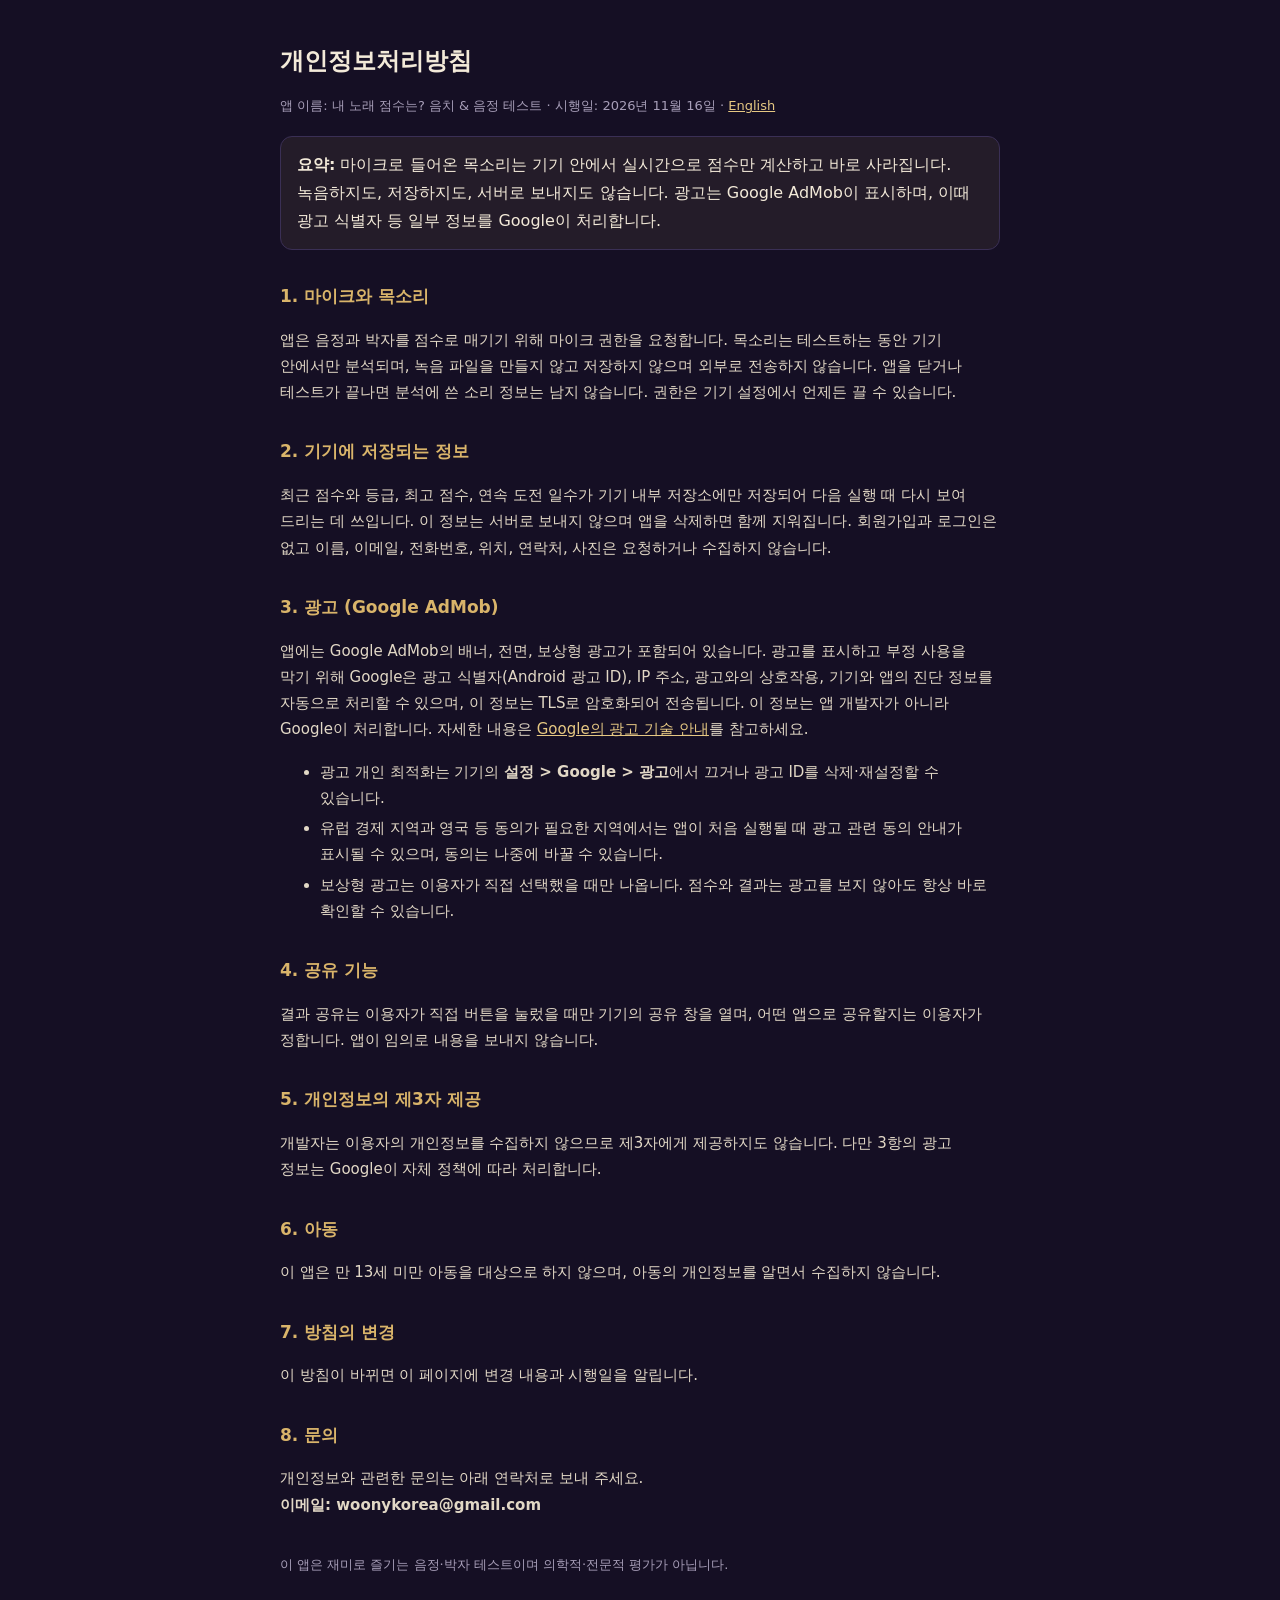
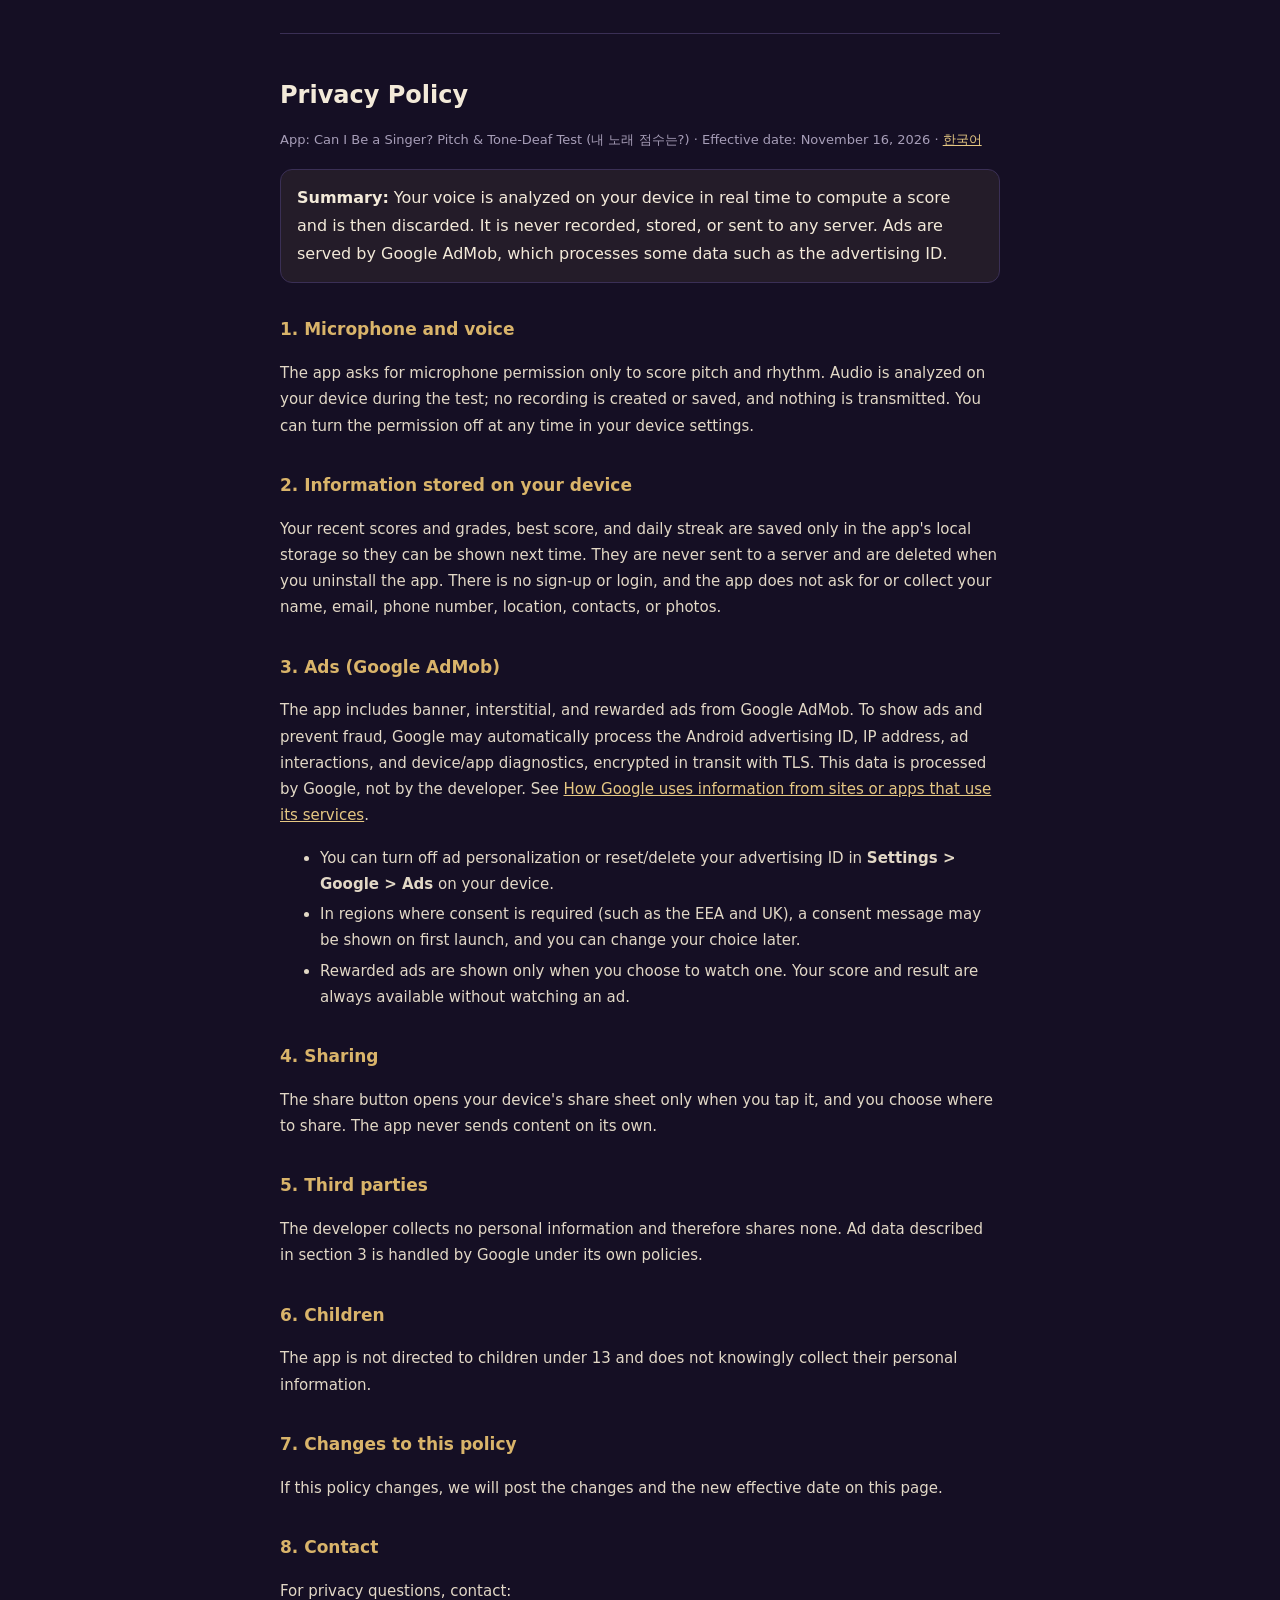
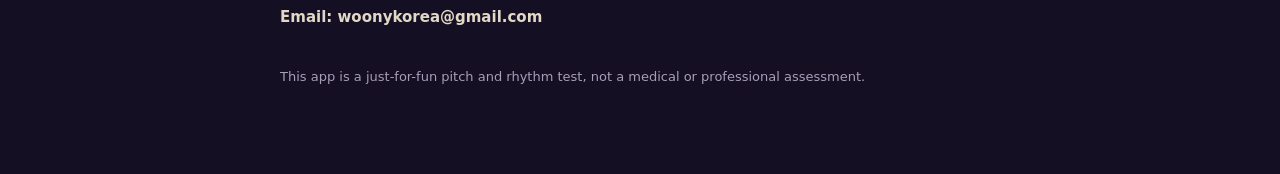
<file: pitch/privacy.html>
<!DOCTYPE html>
<html lang="ko">
<head>
<meta charset="utf-8">
<meta name="viewport" content="width=device-width, initial-scale=1">
<title>개인정보처리방침 · 내 노래 점수는? 음치 &amp; 음정 테스트</title>
<style>
  body{margin:0;background:#150f24;color:#f3ead9;font-family:"Noto Sans KR","Malgun Gothic","Apple SD Gothic Neo",system-ui,sans-serif;line-height:1.75;word-break:keep-all}
  main{max-width:720px;margin:0 auto;padding:40px 22px 72px}
  h1{font-size:24px;margin:0 0 6px} h2{font-size:17px;margin:32px 0 8px;color:#d9b46a}
  p,li{font-size:15px;color:#e2d8c6} li{margin:4px 0} .meta{color:#a79eb8;font-size:13px}
  .box{margin:18px 0;padding:14px 16px;border:1px solid #3a2f55;border-radius:12px;background:rgba(217,180,106,.08)}
  a{color:#e6c883}
</style>
</head>
<body>
<main id="top">
  <h1>개인정보처리방침</h1>
  <p class="meta">앱 이름: 내 노래 점수는? 음치 &amp; 음정 테스트 · 시행일: 2026년 11월 16일 · <a href="#en">English</a></p>

  <div class="box"><b>요약:</b> 마이크로 들어온 목소리는 기기 안에서 실시간으로 점수만 계산하고 바로 사라집니다. 녹음하지도, 저장하지도, 서버로 보내지도 않습니다. 광고는 Google AdMob이 표시하며, 이때 광고 식별자 등 일부 정보를 Google이 처리합니다.</div>

  <h2>1. 마이크와 목소리</h2>
  <p>앱은 음정과 박자를 점수로 매기기 위해 마이크 권한을 요청합니다. 목소리는 테스트하는 동안 기기 안에서만 분석되며, 녹음 파일을 만들지 않고 저장하지 않으며 외부로 전송하지 않습니다. 앱을 닫거나 테스트가 끝나면 분석에 쓴 소리 정보는 남지 않습니다. 권한은 기기 설정에서 언제든 끌 수 있습니다.</p>

  <h2>2. 기기에 저장되는 정보</h2>
  <p>최근 점수와 등급, 최고 점수, 연속 도전 일수가 기기 내부 저장소에만 저장되어 다음 실행 때 다시 보여 드리는 데 쓰입니다. 이 정보는 서버로 보내지 않으며 앱을 삭제하면 함께 지워집니다. 회원가입과 로그인은 없고 이름, 이메일, 전화번호, 위치, 연락처, 사진은 요청하거나 수집하지 않습니다.</p>

  <h2>3. 광고 (Google AdMob)</h2>
  <p>앱에는 Google AdMob의 배너, 전면, 보상형 광고가 포함되어 있습니다. 광고를 표시하고 부정 사용을 막기 위해 Google은 광고 식별자(Android 광고 ID), IP 주소, 광고와의 상호작용, 기기와 앱의 진단 정보를 자동으로 처리할 수 있으며, 이 정보는 TLS로 암호화되어 전송됩니다. 이 정보는 앱 개발자가 아니라 Google이 처리합니다. 자세한 내용은 <a href="https://policies.google.com/technologies/partner-sites">Google의 광고 기술 안내</a>를 참고하세요.</p>
  <ul>
    <li>광고 개인 최적화는 기기의 <b>설정 &gt; Google &gt; 광고</b>에서 끄거나 광고 ID를 삭제·재설정할 수 있습니다.</li>
    <li>유럽 경제 지역과 영국 등 동의가 필요한 지역에서는 앱이 처음 실행될 때 광고 관련 동의 안내가 표시될 수 있으며, 동의는 나중에 바꿀 수 있습니다.</li>
    <li>보상형 광고는 이용자가 직접 선택했을 때만 나옵니다. 점수와 결과는 광고를 보지 않아도 항상 바로 확인할 수 있습니다.</li>
  </ul>

  <h2>4. 공유 기능</h2>
  <p>결과 공유는 이용자가 직접 버튼을 눌렀을 때만 기기의 공유 창을 열며, 어떤 앱으로 공유할지는 이용자가 정합니다. 앱이 임의로 내용을 보내지 않습니다.</p>

  <h2>5. 개인정보의 제3자 제공</h2>
  <p>개발자는 이용자의 개인정보를 수집하지 않으므로 제3자에게 제공하지도 않습니다. 다만 3항의 광고 정보는 Google이 자체 정책에 따라 처리합니다.</p>

  <h2>6. 아동</h2>
  <p>이 앱은 만 13세 미만 아동을 대상으로 하지 않으며, 아동의 개인정보를 알면서 수집하지 않습니다.</p>

  <h2>7. 방침의 변경</h2>
  <p>이 방침이 바뀌면 이 페이지에 변경 내용과 시행일을 알립니다.</p>

  <h2>8. 문의</h2>
  <p>개인정보와 관련한 문의는 아래 연락처로 보내 주세요.<br><b>이메일: woonykorea@gmail.com</b></p>

  <p class="meta" style="margin-top:36px">이 앱은 재미로 즐기는 음정·박자 테스트이며 의학적·전문적 평가가 아닙니다.</p>

  <hr style="border:0;border-top:1px solid #3a2f55;margin:56px 0 0">
  <h1 id="en" style="margin-top:40px">Privacy Policy</h1>
  <p class="meta">App: Can I Be a Singer? Pitch &amp; Tone-Deaf Test (내 노래 점수는?) · Effective date: November 16, 2026 · <a href="#top">한국어</a></p>

  <div class="box"><b>Summary:</b> Your voice is analyzed on your device in real time to compute a score and is then discarded. It is never recorded, stored, or sent to any server. Ads are served by Google AdMob, which processes some data such as the advertising ID.</div>

  <h2>1. Microphone and voice</h2>
  <p>The app asks for microphone permission only to score pitch and rhythm. Audio is analyzed on your device during the test; no recording is created or saved, and nothing is transmitted. You can turn the permission off at any time in your device settings.</p>

  <h2>2. Information stored on your device</h2>
  <p>Your recent scores and grades, best score, and daily streak are saved only in the app's local storage so they can be shown next time. They are never sent to a server and are deleted when you uninstall the app. There is no sign-up or login, and the app does not ask for or collect your name, email, phone number, location, contacts, or photos.</p>

  <h2>3. Ads (Google AdMob)</h2>
  <p>The app includes banner, interstitial, and rewarded ads from Google AdMob. To show ads and prevent fraud, Google may automatically process the Android advertising ID, IP address, ad interactions, and device/app diagnostics, encrypted in transit with TLS. This data is processed by Google, not by the developer. See <a href="https://policies.google.com/technologies/partner-sites">How Google uses information from sites or apps that use its services</a>.</p>
  <ul>
    <li>You can turn off ad personalization or reset/delete your advertising ID in <b>Settings &gt; Google &gt; Ads</b> on your device.</li>
    <li>In regions where consent is required (such as the EEA and UK), a consent message may be shown on first launch, and you can change your choice later.</li>
    <li>Rewarded ads are shown only when you choose to watch one. Your score and result are always available without watching an ad.</li>
  </ul>

  <h2>4. Sharing</h2>
  <p>The share button opens your device's share sheet only when you tap it, and you choose where to share. The app never sends content on its own.</p>

  <h2>5. Third parties</h2>
  <p>The developer collects no personal information and therefore shares none. Ad data described in section 3 is handled by Google under its own policies.</p>

  <h2>6. Children</h2>
  <p>The app is not directed to children under 13 and does not knowingly collect their personal information.</p>

  <h2>7. Changes to this policy</h2>
  <p>If this policy changes, we will post the changes and the new effective date on this page.</p>

  <h2>8. Contact</h2>
  <p>For privacy questions, contact:<br><b>Email: woonykorea@gmail.com</b></p>

  <p class="meta" style="margin-top:36px">This app is a just-for-fun pitch and rhythm test, not a medical or professional assessment.</p>
</main>
</body>
</html>
</file>
<file: assets/site.css>
:root{
  --bg:#05060a; --bg2:#0b0e17; --card:#0f121a; --line:#262c3b; --text:#e8ebf2; --dim:#8b93a7;
  --hot:#ffa24a; --yellow:#ffd23d; --blue:#8fdcff;
  --font:"Pretendard","Apple SD Gothic Neo","Noto Sans KR","Malgun Gothic","Noto Sans CJK KR",system-ui,-apple-system,"Segoe UI",sans-serif;
  --max:1080px;
}
*{box-sizing:border-box}
html{-webkit-text-size-adjust:100%;overflow-x:clip}
body{
  margin:0;color:var(--text);font-family:var(--font);line-height:1.65;word-break:keep-all;overflow-wrap:anywhere;
  -webkit-font-smoothing:antialiased;
  background:
    radial-gradient(1px 1px at 8% 12%,#fff8 50%,transparent 51%),
    radial-gradient(1px 1px at 22% 38%,#fff6 50%,transparent 51%),
    radial-gradient(1.5px 1.5px at 41% 9%,#fffa 50%,transparent 51%),
    radial-gradient(1px 1px at 63% 27%,#fff7 50%,transparent 51%),
    radial-gradient(1px 1px at 77% 6%,#fff6 50%,transparent 51%),
    radial-gradient(1.5px 1.5px at 91% 31%,#fff9 50%,transparent 51%),
    radial-gradient(1px 1px at 14% 64%,#fff5 50%,transparent 51%),
    radial-gradient(1px 1px at 55% 71%,#fff5 50%,transparent 51%),
    radial-gradient(1px 1px at 86% 78%,#fff6 50%,transparent 51%),
    var(--bg);
  background-attachment:scroll;
}
a{color:inherit}
.wrap{max-width:var(--max);margin:0 auto;padding:0 20px}

/* header */
.top{display:flex;align-items:center;justify-content:space-between;gap:12px;padding:16px 0}
.brand{display:flex;align-items:center;gap:10px;text-decoration:none;font-weight:700;letter-spacing:-.2px;min-width:0}
.brand svg{flex:none}
.brand span{line-height:1.25}
.lang{display:flex;flex:none;border:1px solid var(--line);border-radius:999px;overflow:hidden;background:#0b0e17cc}
.lang a{padding:6px 12px;font-size:13px;text-decoration:none;color:var(--dim)}
.lang a[aria-current="true"]{background:var(--hot);color:#1a1206;font-weight:700}
.lang a:focus-visible,.brand:focus-visible,.btn:focus-visible,.foot a:focus-visible,.qa a:focus-visible{outline:2px solid var(--blue);outline-offset:2px}

/* hero */
.hero{position:relative;padding:44px 0 36px}
.hero::before{content:"";position:absolute;right:0;top:-60px;width:min(420px,92%);aspect-ratio:1;
  background:radial-gradient(circle,#ffa24a38 0,#ffa24a10 40%,transparent 68%);pointer-events:none;z-index:-1}
.eyebrow{display:inline-block;font-size:13px;color:var(--yellow);letter-spacing:.2px;margin:0 0 10px}
.hero h1{margin:0 0 14px;font-size:clamp(28px,6.2vw,46px);line-height:1.18;letter-spacing:-.8px}
.hero h1 em{font-style:normal;color:var(--hot)}
.hero p.lead{margin:0 0 22px;max-width:36em;color:#c3c9d8;font-size:clamp(15px,2.6vw,17px)}
.btn{display:inline-flex;align-items:center;gap:6px;padding:11px 20px;border-radius:999px;font-weight:700;font-size:15px;text-decoration:none;
  background:var(--hot);color:#1a1206;border:1px solid var(--hot)}
.btn:hover{background:#ffb468}
.btn.ghost{background:transparent;color:var(--text);border-color:var(--line)}
.btn.ghost:hover{border-color:var(--dim);background:#ffffff0a}

/* sections */
section.block{padding:28px 0}
.block>h2{margin:0 0 6px;font-size:clamp(20px,4vw,26px);letter-spacing:-.4px}
.block>p.sub{margin:0 0 20px;color:var(--dim);font-size:14.5px}

/* cards */
.grid{display:grid;gap:16px;grid-template-columns:repeat(auto-fit,minmax(min(100%,300px),1fr))}
.card{position:relative;display:flex;flex-direction:column;background:var(--card);border:1px solid var(--line);border-radius:16px;overflow:hidden;
  transition:border-color .15s,transform .15s}
.card:not(.soon):hover{border-color:#3a4258;transform:translateY(-2px)}
.card:focus-within{border-color:var(--blue)}
.thumb{height:168px;display:grid;place-items:center;background:radial-gradient(120% 120% at 70% 20%,#16203a 0,#0a0d16 70%);border-bottom:1px solid var(--line)}
.thumb svg{width:min(78%,240px);height:auto;max-height:148px}
.card .body{display:flex;flex-direction:column;gap:10px;padding:16px 18px 18px;flex:1}
.tag{align-self:flex-start;font-size:12px;padding:2px 10px;border:1px solid var(--line);border-radius:999px;color:var(--blue);background:#8fdcff10}
.badge{align-self:flex-start;font-size:12px;padding:2px 10px;border-radius:999px;color:var(--yellow);border:1px dashed #ffd23d80}
.card h3{margin:0;font-size:18px;line-height:1.35;letter-spacing:-.3px}
.card p{margin:0;color:#b4bbcc;font-size:14.5px}
.actions{margin-top:auto;display:flex;flex-wrap:wrap;gap:8px;align-items:center;padding-top:6px}
.open{font-weight:700;color:var(--hot);text-decoration:none;font-size:15px}
.open::after{content:"";position:absolute;inset:0;z-index:1}   /* 카드 전체를 링크로 */
.open:focus-visible{outline:none}
.chip{position:relative;z-index:2;font-size:12.5px;padding:4px 11px;border-radius:999px;border:1px solid var(--line);color:var(--dim);text-decoration:none}
.chip.off{border-style:dashed;cursor:default}
.card.soon{opacity:.72;border-style:dashed}

/* Q&A */
.qa{display:grid;gap:12px;grid-template-columns:repeat(auto-fit,minmax(min(100%,320px),1fr))}
.qa article{background:var(--bg2);border:1px solid var(--line);border-radius:14px;padding:16px 18px}
.qa h3{margin:0 0 6px;font-size:16.5px;letter-spacing:-.2px}
.qa p{margin:0 0 10px;color:#b4bbcc;font-size:14.5px}
.qa .go{display:flex;flex-wrap:wrap;gap:6px 14px;font-size:14px}
.qa .go a{color:var(--hot);text-decoration:none;font-weight:600}
.qa .go a:hover{text-decoration:underline}

/* about / footer */
.about{padding:24px 0 8px;color:var(--dim);font-size:14px;max-width:46em}
.foot{margin-top:28px;padding:22px 0 36px;border-top:1px solid var(--line);display:flex;flex-wrap:wrap;gap:10px 22px;align-items:center;justify-content:space-between;color:var(--dim);font-size:13.5px}
.foot nav{display:flex;flex-wrap:wrap;gap:8px 18px}
.foot a{color:var(--dim);text-decoration:none}
.foot a:hover{color:var(--text);text-decoration:underline}
.foot .off{opacity:.7}

/* 애드센스 자리: 지금은 비어 있고 화면에 나오지 않음 (index.html의 data-ad-slot 참고) */
[data-ad-slot]{display:none}
[data-ad-slot].on{display:block;margin:20px 0;min-height:90px}

@media (max-width:480px){
  .wrap{padding:0 16px}
  .top{gap:8px}
  .brand{gap:8px;font-size:15px}
  .brand svg{width:24px;height:24px}
  .lang a{padding:6px 10px;font-size:12.5px}
  .hero{padding:30px 0 26px}
  .thumb{height:150px}
}
@media (prefers-reduced-motion:reduce){.card{transition:none}.card:not(.soon):hover{transform:none}}
.hero .btn{margin:0 8px 10px 0}
.chip.play{border-style:solid;border-color:var(--accent,#ffd23d);color:var(--accent,#ffd23d);font-weight:600;cursor:pointer}
.chip.play:hover{background:rgba(255,210,61,.12)}
</file>
